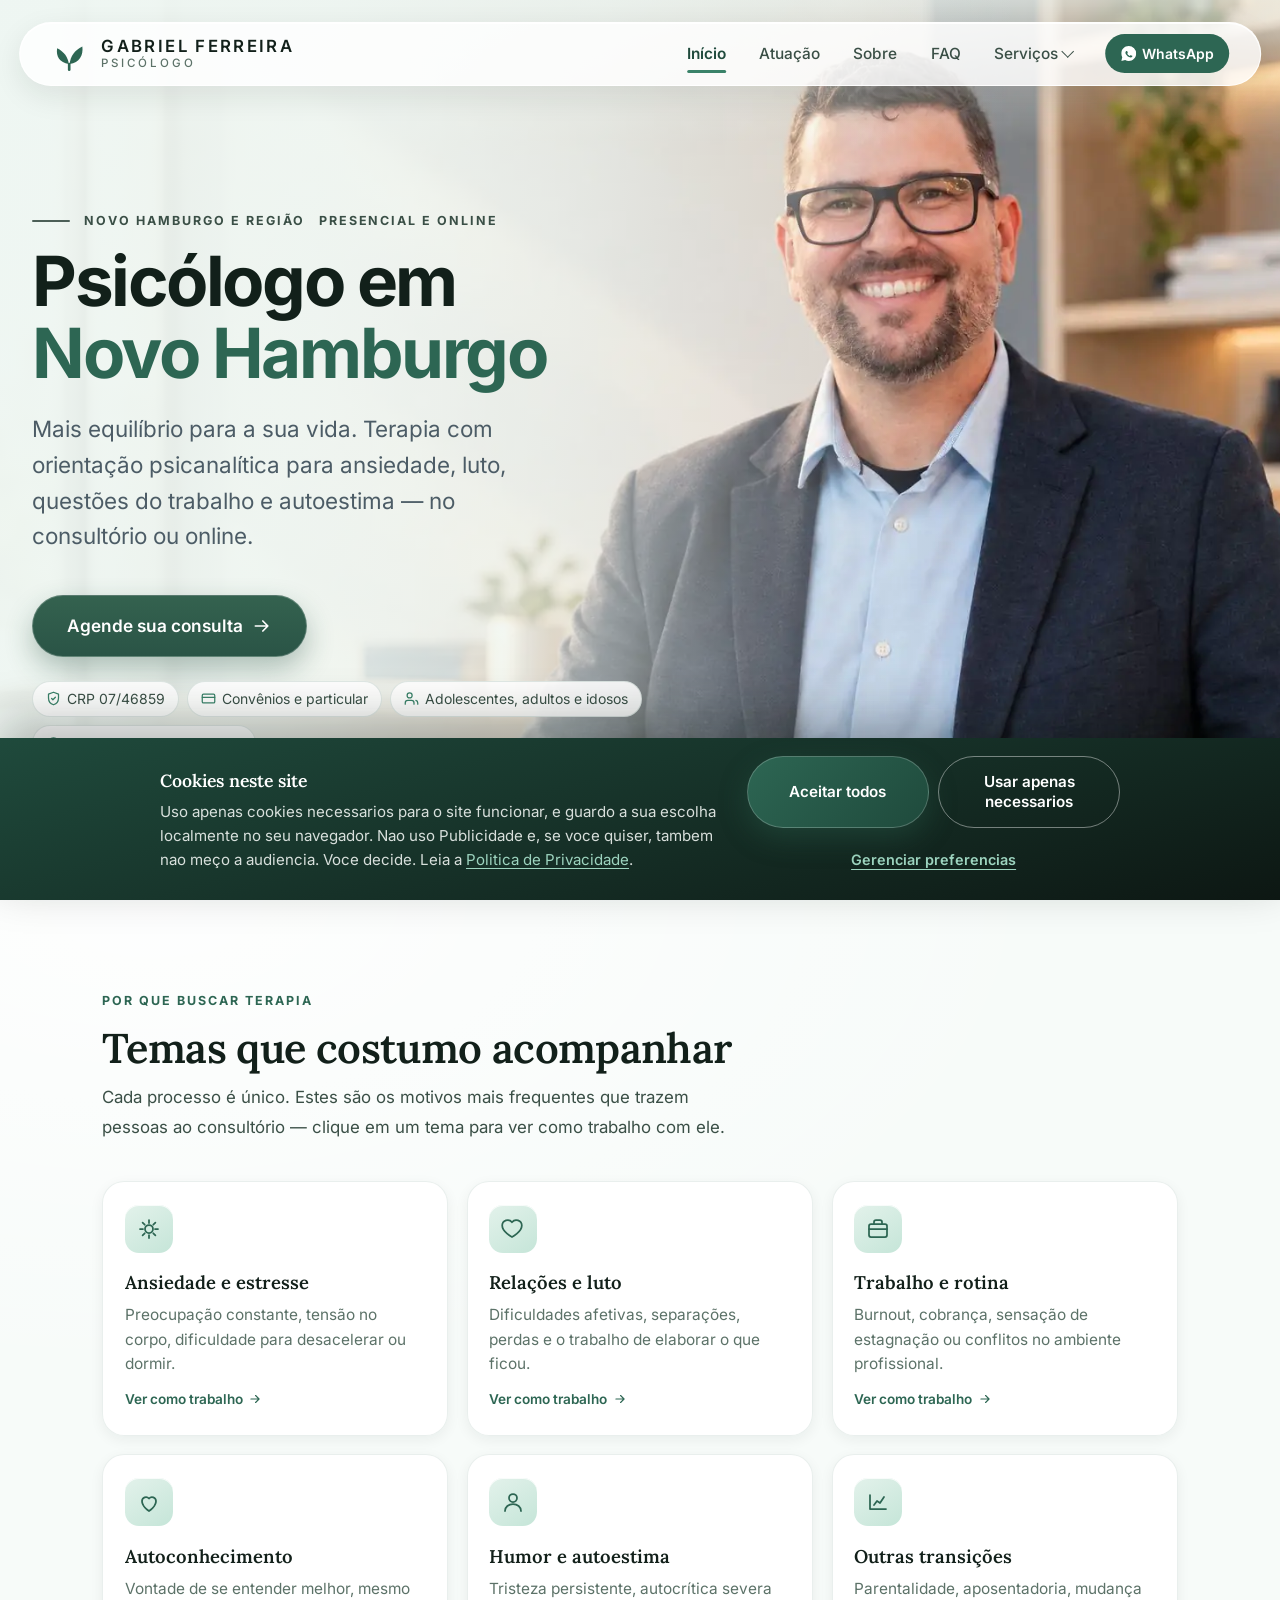
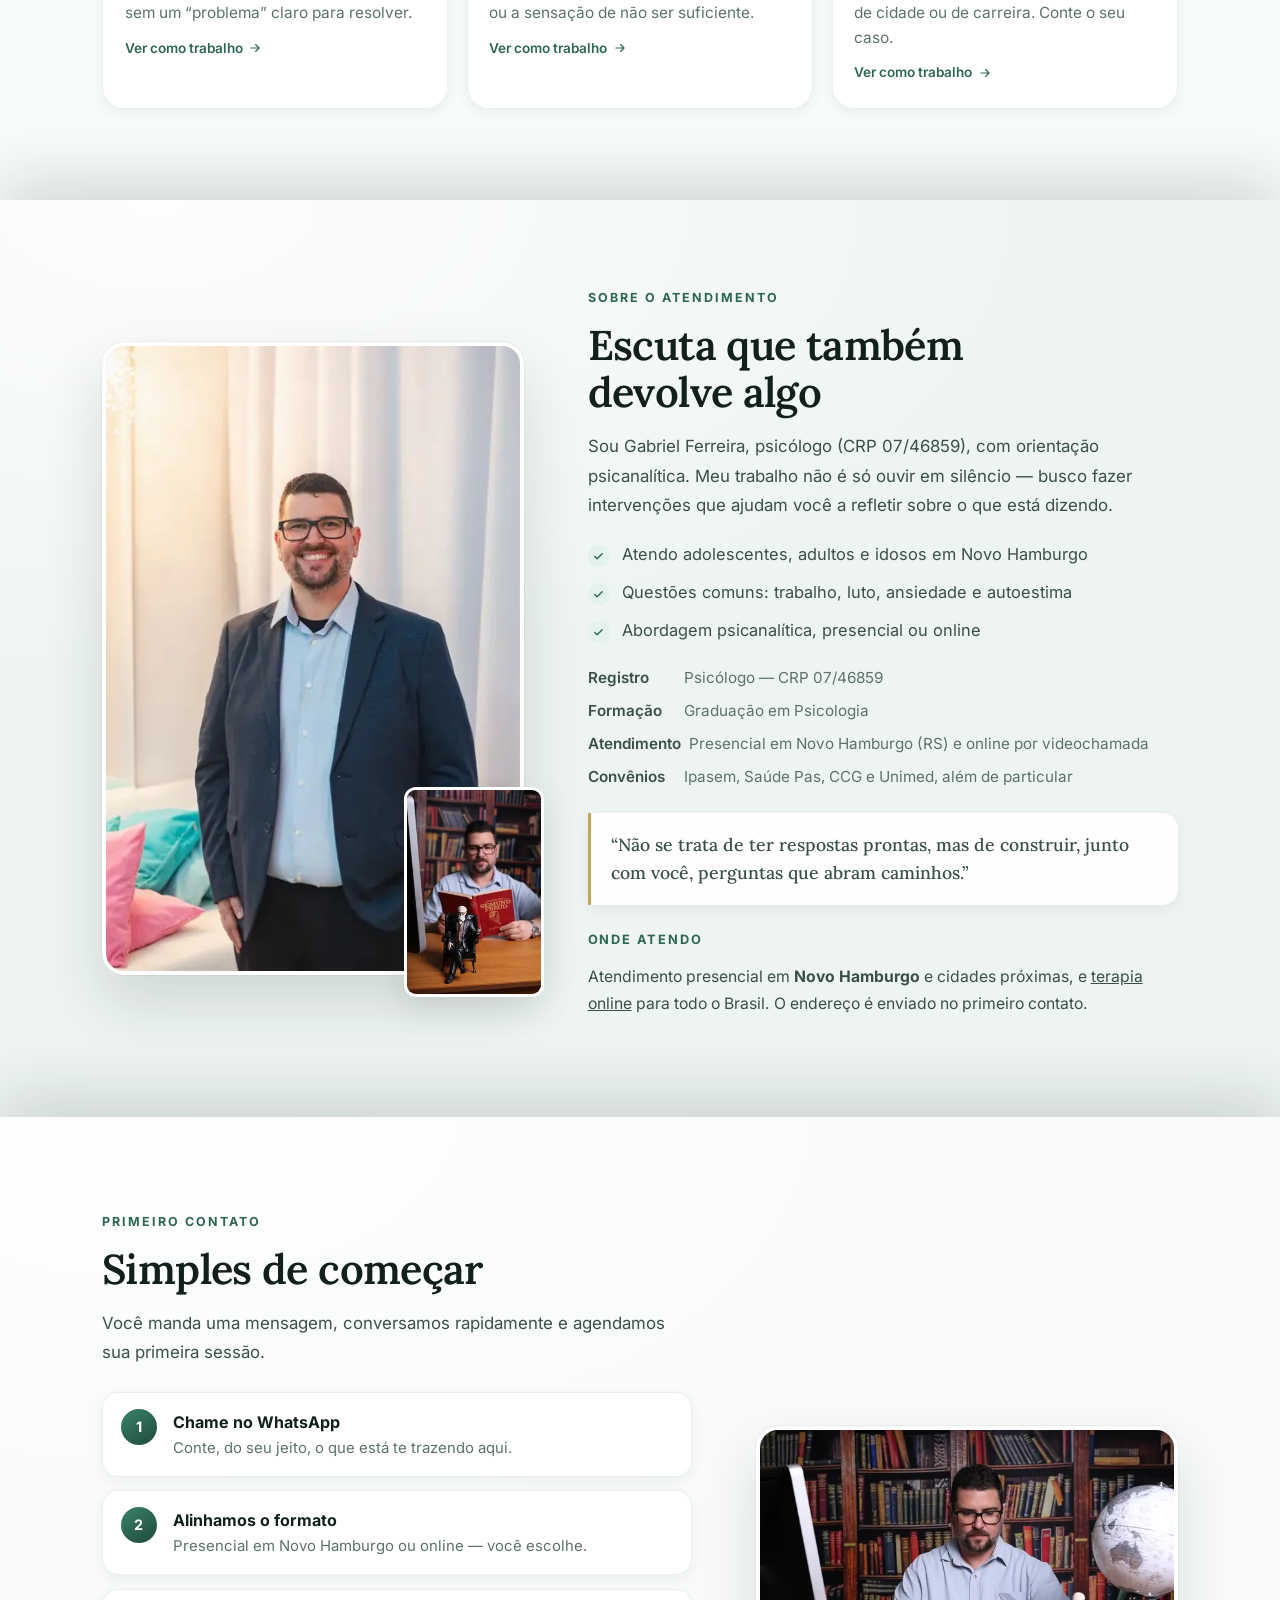
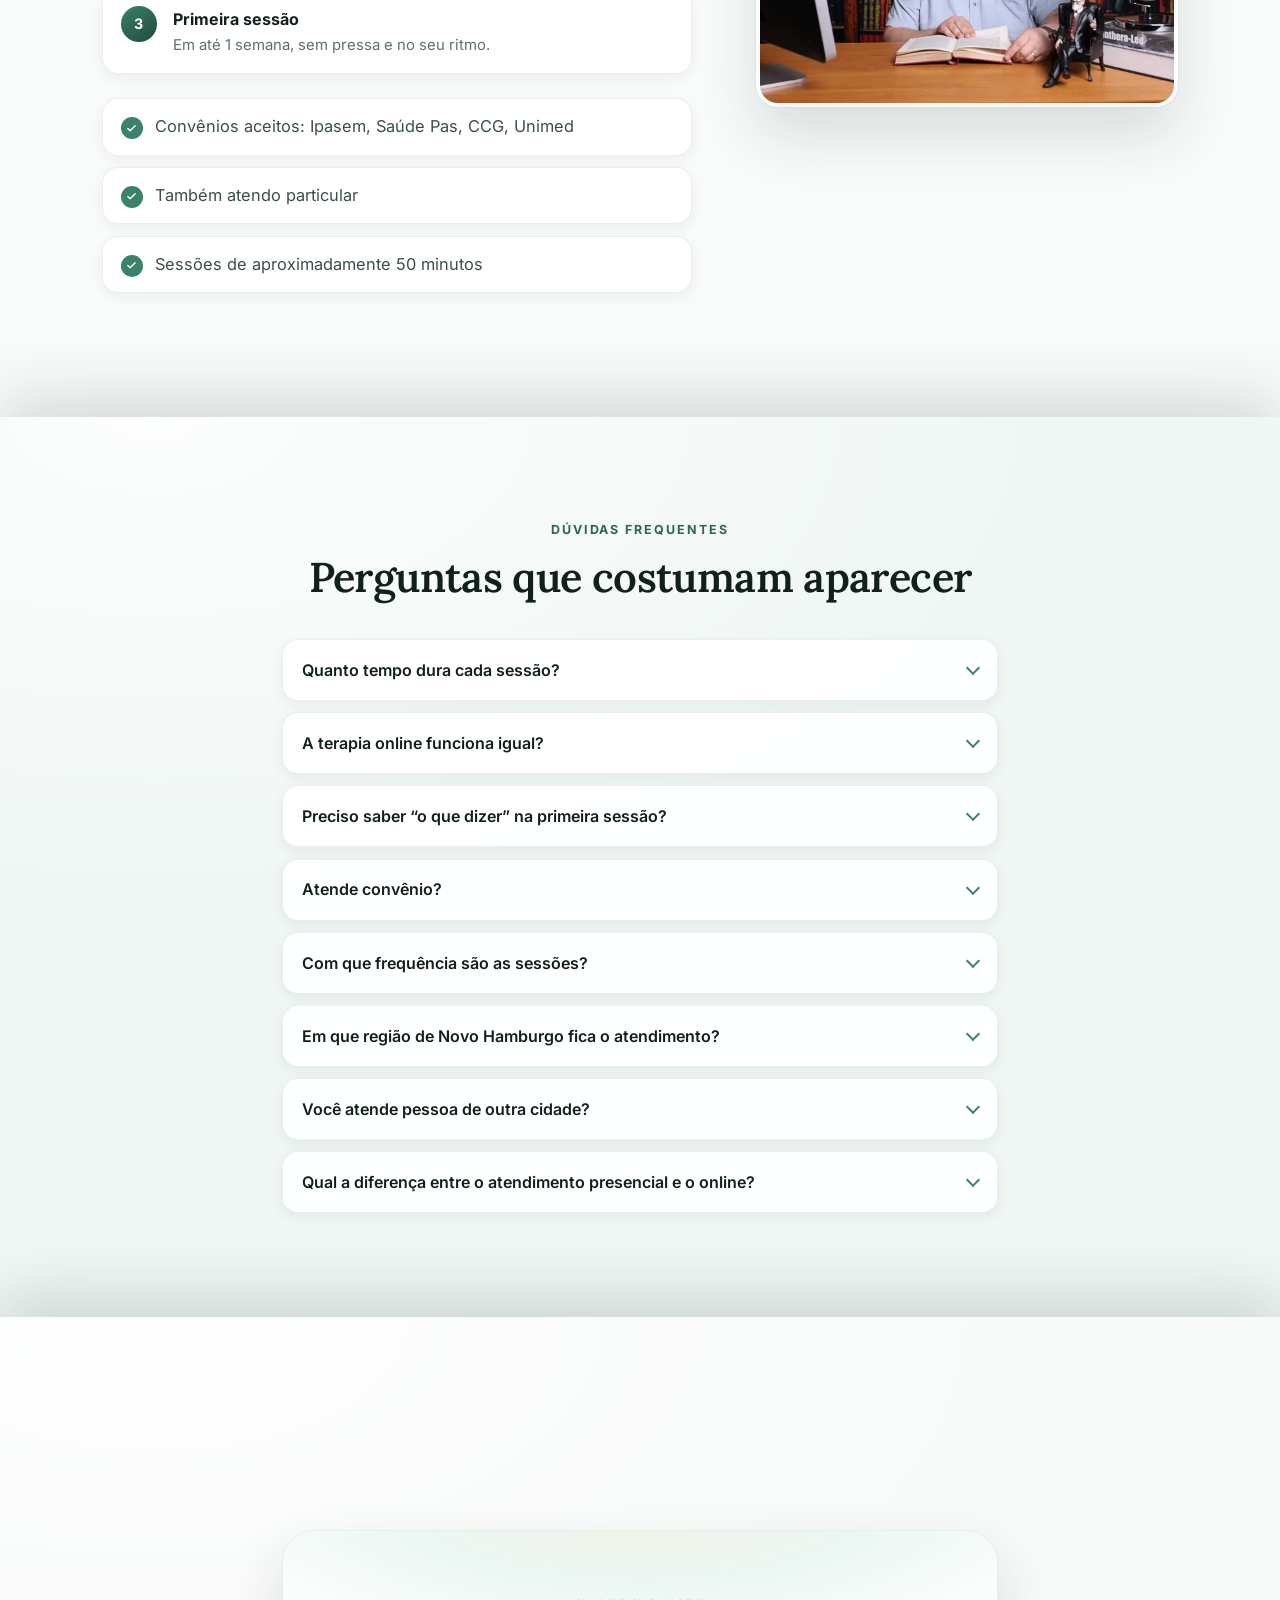
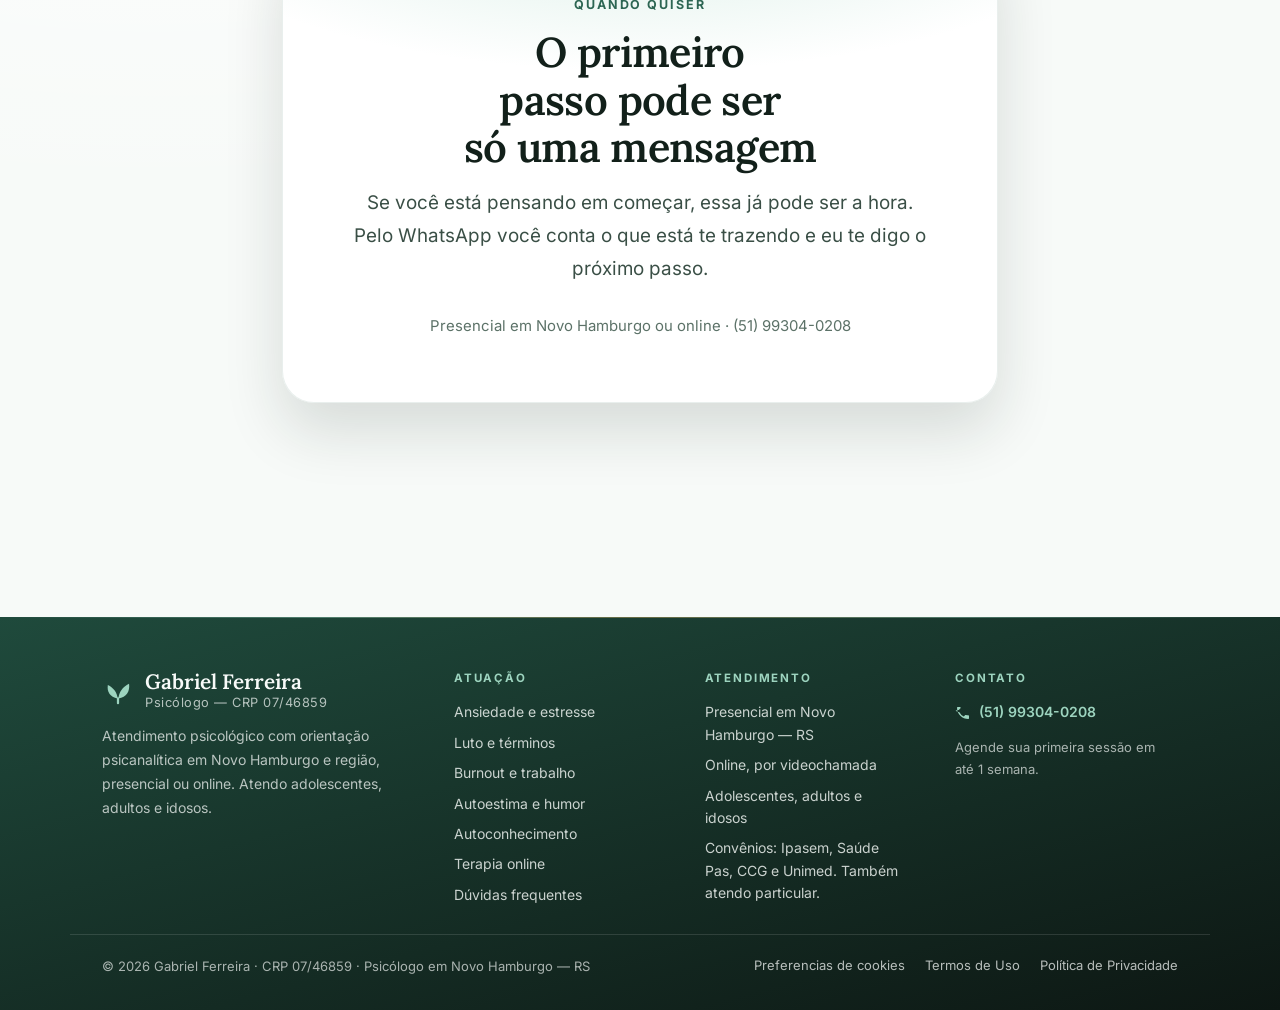
<file: index.html>
<!DOCTYPE html>
<html lang="pt-BR">
<head>
  <meta charset="UTF-8">
  <meta name="viewport" content="width=device-width, initial-scale=1.0">

  <title>Psicólogo em Novo Hamburgo | Gabriel Ferreira — CRP 07/46859</title>
  <meta name="description" content="Psicólogo em Novo Hamburgo, CRP 07/46859. Terapia com orientação psicanalítica para ansiedade, luto, burnout, autoestima e autoconhecimento. Online.">
  <meta name="theme-color" content="#eef6f2">
  <meta name="robots" content="index, follow, max-image-preview:large, max-snippet:-1">
  <link rel="canonical" href="https://seu-dominio.com.br/">

  <meta name="author" content="Gabriel Ferreira — Psicólogo, CRP 07/46859">
  <meta name="geo.region" content="RS-BR">
  <meta name="geo.placename" content="Novo Hamburgo">
  <meta name="geo.position" content="-29.6844;-51.1297">
  <meta name="ICBM" content="29.6844, -51.1297">

  <meta property="og:type" content="website">
  <meta property="og:locale" content="pt_BR">
  <meta property="og:site_name" content="Gabriel Ferreira — Psicólogo">
  <meta property="og:url" content="https://seu-dominio.com.br/">
  <meta property="og:title" content="Psicólogo em Novo Hamburgo — Gabriel Ferreira, CRP 07/46859">
  <meta property="og:description" content="Terapia com orientação psicanalítica em Novo Hamburgo, presencial ou online. Ansiedade, luto, burnout e autoestima. Convênios Ipasem, Saúde Pas, CCG e Unimed.">
  <meta property="og:image" content="https://seu-dominio.com.br/assets/img/og-imagem.jpg">
  <meta property="og:image:width" content="1200">
  <meta property="og:image:height" content="630">
  <meta property="og:image:alt" content="Gabriel Ferreira, psicólogo em Novo Hamburgo, CRP 07/46859.">

  <meta name="twitter:card" content="summary_large_image">
  <meta name="twitter:title" content="Psicólogo em Novo Hamburgo — Gabriel Ferreira, CRP 07/46859">
  <meta name="twitter:description" content="Terapia com orientação psicanalítica, presencial em Novo Hamburgo ou online. Ansiedade, luto, burnout e autoestima.">
  <meta name="twitter:image" content="https://seu-dominio.com.br/assets/img/og-imagem.jpg">

  <link rel="icon" href="favicon.ico" sizes="any">
  <link rel="icon" href="favicon.svg" type="image/svg+xml">
  <link rel="apple-touch-icon" href="apple-touch-icon.png">
  <link rel="manifest" href="site.webmanifest">

  <link rel="preload" href="assets/fonts/inter-var-latin.woff2" as="font" type="font/woff2" crossorigin>
  <link rel="preload" as="image" type="image/webp" fetchpriority="high"
        imagesrcset="assets/img/hero-480w.webp 480w, assets/img/hero-768w.webp 768w, assets/img/hero-1024w.webp 1024w, assets/img/hero-1536w.webp 1536w"
        imagesizes="100vw" href="assets/img/hero-768w.webp">

  <link rel="stylesheet" href="assets/css/styles.css?v=45">
  <script>document.documentElement.classList.add('js');</script>

  <script type="application/ld+json">
  {
    "@context": "https://schema.org",
    "@graph": [
      {
        "@type": "WebSite",
        "@id": "https://seu-dominio.com.br/#website",
        "url": "https://seu-dominio.com.br/",
        "name": "Gabriel Ferreira — Psicólogo em Novo Hamburgo",
        "inLanguage": "pt-BR"
      },
      {
        "@type": "Person",
        "@id": "https://seu-dominio.com.br/#psicologo",
        "name": "Gabriel Ferreira",
        "jobTitle": "Psicólogo",
        "identifier": { "@type": "PropertyValue", "name": "CRP", "value": "07/46859" },
        "description": "Psicólogo com orientação psicanalítica, CRP 07/46859. Atende adolescentes, adultos e idosos, presencialmente em Novo Hamburgo (RS) e online.",
        "knowsLanguage": "pt-BR",
        "url": "https://seu-dominio.com.br/",
        "worksFor": { "@id": "https://seu-dominio.com.br/#consultorio" }
      },
      {
        "@type": "Psychologist",
        "@id": "https://seu-dominio.com.br/#consultorio",
        "name": "Gabriel Ferreira — Psicólogo",
        "description": "Atendimento psicológico com orientação psicanalítica em Novo Hamburgo e região, presencialmente ou por videochamada. Convênios Ipasem, Saúde Pas, CCG e Unimed, além de atendimento particular.",
        "url": "https://seu-dominio.com.br/",
        "telephone": "+55-51-99304-0208",
        "image": "https://seu-dominio.com.br/assets/img/og-imagem.jpg",
        "currenciesAccepted": "BRL",
        "availableLanguage": "pt-BR",
        "address": {
          "@type": "PostalAddress",
          "addressLocality": "Novo Hamburgo",
          "addressRegion": "RS",
          "addressCountry": "BR"
        },
        "areaServed": [
          { "@type": "City", "name": "Novo Hamburgo" },
          { "@type": "City", "name": "São Leopoldo" },
          { "@type": "City", "name": "Sapiranga" },
          { "@type": "City", "name": "Dois Irmãos" },
          { "@type": "City", "name": "Ivoti" },
          { "@type": "City", "name": "Portão" },
          { "@type": "City", "name": "Campo Bom" },
          { "@type": "City", "name": "Sapucaia do Sul" },
          { "@type": "City", "name": "Canoas" }
        ],
        "employee": { "@id": "https://seu-dominio.com.br/#psicologo" },
        "hasOfferCatalog": {
          "@type": "OfferCatalog",
          "name": "Atendimentos psicológicos",
          "itemListElement": [
            {
              "@type": "Offer",
              "itemOffered": {
                "@type": "Service",
                "name": "Terapia para ansiedade e estresse",
                "serviceType": "Psicoterapia",
                "url": "https://seu-dominio.com.br/ansiedade-e-estresse.html"
              }
            },
            {
              "@type": "Offer",
              "itemOffered": {
                "@type": "Service",
                "name": "Terapia para luto e términos",
                "serviceType": "Psicoterapia",
                "url": "https://seu-dominio.com.br/luto-e-terminos.html"
              }
            },
            {
              "@type": "Offer",
              "itemOffered": {
                "@type": "Service",
                "name": "Terapia para burnout e questões do trabalho",
                "serviceType": "Psicoterapia",
                "url": "https://seu-dominio.com.br/burnout-e-trabalho.html"
              }
            },
            {
              "@type": "Offer",
              "itemOffered": {
                "@type": "Service",
                "name": "Terapia para autoestima, ansiedade social e humor",
                "serviceType": "Psicoterapia",
                "url": "https://seu-dominio.com.br/autoestima-e-humor.html"
              }
            },
            {
              "@type": "Offer",
              "itemOffered": {
                "@type": "Service",
                "name": "Terapia para autoconhecimento e questionamentos pessoais",
                "serviceType": "Psicoterapia",
                "url": "https://seu-dominio.com.br/autoconhecimento.html"
              }
            },
            {
              "@type": "Offer",
              "itemOffered": {
                "@type": "Service",
                "name": "Terapia online por videochamada",
                "serviceType": "Psicoterapia online",
                "url": "https://seu-dominio.com.br/terapia-online.html"
              }
            }
          ]
        }
      },
      {
        "@type": "FAQPage",
        "@id": "https://seu-dominio.com.br/#faq",
        "mainEntity": [
          {
            "@type": "Question",
            "name": "Quanto tempo dura cada sessão?",
            "acceptedAnswer": {
              "@type": "Answer",
              "text": "As sessões têm duração aproximada de 50 minutos, no horário previamente agendado."
            }
          },
          {
            "@type": "Question",
            "name": "A terapia online funciona igual?",
            "acceptedAnswer": {
              "@type": "Answer",
              "text": "Sim. Para muitas pessoas o formato online é tão eficaz quanto o presencial. O importante é ter privacidade e estabilidade de conexão durante a sessão."
            }
          },
          {
            "@type": "Question",
            "name": "Preciso saber o que dizer na primeira sessão?",
            "acceptedAnswer": {
              "@type": "Answer",
              "text": "Não. Você pode chegar apenas com a sensação de que algo precisa de atenção. O restante construímos juntos."
            }
          },
          {
            "@type": "Question",
            "name": "Atende convênio?",
            "acceptedAnswer": {
              "@type": "Answer",
              "text": "Sim: Ipasem, Saúde Pas, CCG e Unimed. Também há atendimento particular — consulte valores pelo WhatsApp."
            }
          },
          {
            "@type": "Question",
            "name": "Com que frequência são as sessões?",
            "acceptedAnswer": {
              "@type": "Answer",
              "text": "Em geral, semanais. A frequência pode ser ajustada conforme o seu momento e a evolução do processo."
            }
          }
        ]
      }
    ]
  }
  </script>
</head>
<body id="top" class="home">

  <div class="progress" aria-hidden="true"><span class="progress__bar" id="progressBar"></span></div>

  <header class="nav" id="nav">
    <div class="nav__bar">
      <a class="nav__brand" href="#inicio">
        <svg class="nav__leaf" viewBox="0 0 40 40" aria-hidden="true" focusable="false">
          <path fill="currentColor" d="M20.5 30.5c.6-7.8 5.4-14.7 13.3-18.4 1.3 9.3-3.1 17-13.3 18.4z"/>
          <path fill="currentColor" d="M19.5 30.5c-.6-7-5-13.2-12.2-16.6-1.4 8.4 2.6 15.2 12.2 16.6z"/>
          <path fill="none" stroke="currentColor" stroke-width="2.8" stroke-linecap="round" d="M20 36.5v-6"/>
        </svg>
        <span class="nav__id">
          <span class="nav__name">Gabriel Ferreira</span>
          <span class="nav__role">Psicólogo</span>
        </span>
      </a>
      <nav class="nav__links" aria-label="Navegação principal">
        <a class="nav__link is-active" href="#inicio">Início</a>
        <a class="nav__link" href="#temas">Atuação</a>
        <a class="nav__link" href="#sobre">Sobre</a>
        <a class="nav__link" href="#faq">FAQ</a>
        <div class="nav__item">
<button class="nav__link nav__link--btn" type="button" aria-expanded="false" aria-controls="svcDrop">
<span>Serviços</span>
<svg class="nav__caret" viewBox="0 0 9 9" fill="none" aria-hidden="true" focusable="false"></svg>
</button>
<div class="nav__drop" id="svcDrop">
<a href="ansiedade-e-estresse.html">Ansiedade e estresse</a>
<a href="luto-e-terminos.html">Luto e términos</a>
<a href="burnout-e-trabalho.html">Burnout e trabalho</a>
<a href="autoestima-e-humor.html">Autoestima e humor</a>
<a href="autoconhecimento.html">Autoconhecimento</a>
<a href="terapia-online.html">Terapia online</a>
</div>
</div>
<a class="nav__wa" href="https://wa.me/5551993040208" target="_blank" rel="noopener noreferrer">
          <svg viewBox="0 0 24 24" width="15" height="15" aria-hidden="true" focusable="false" fill="currentColor"><path d="M12.04 0C5.46 0 .1 5.36.1 11.94c0 2.1.55 4.14 1.6 5.95L.06 24l6.3-1.65a11.9 11.9 0 005.68 1.45h.01c6.55 0 11.9-5.36 11.9-11.94A11.82 11.82 0 0020.5 3.49 11.82 11.82 0 0012.04 0m5.8 16.9c-.25.7-1.43 1.34-1.97 1.39-.5.05-.98.24-3.3-.69-2.78-1.1-4.55-3.94-4.69-4.13-.14-.19-1.13-1.5-1.13-2.87 0-1.36.71-2.03.97-2.31.25-.27.55-.34.74-.34h.53c.17 0 .4-.07.63.48.24.57.8 1.97.87 2.11.07.14.12.31.02.5-.1.19-.15.31-.29.47l-.44.51c-.14.14-.29.29-.12.57.16.27.73 1.2 1.56 1.94 1.07.95 1.97 1.25 2.25 1.39.27.14.43.12.59-.07.16-.19.68-.79.86-1.06.17-.27.35-.22.59-.13.24.09 1.5.7 1.76.83.27.12.44.19.51.29.06.1.06.57-.19 1.27z"/></svg>
          <span>WhatsApp</span>
        </a>
      </nav>
<button class="burger" type="button" aria-expanded="false" aria-controls="mmenu" aria-label="Abrir menu">
<span class="burger__box" aria-hidden="true"><span class="burger__line"></span><span class="burger__line"></span><span class="burger__line"></span></span>
</button>

</div>
  </header>
<div class="mmenu" id="mmenu" hidden>
<nav class="mmenu__nav" aria-label="Menu">
<a class="mmenu__link" href="#inicio">Início</a>
<a class="mmenu__link" href="#temas">Atuação</a>
<a class="mmenu__link" href="#sobre">Sobre</a>
<a class="mmenu__link" href="#faq">Dúvidas frequentes</a>
<p class="mmenu__label">Serviços</p>
<ul class="mmenu__services">
<li><a href="ansiedade-e-estresse.html">Ansiedade e estresse</a></li>
<li><a href="luto-e-terminos.html">Luto e términos</a></li>
<li><a href="burnout-e-trabalho.html">Burnout e trabalho</a></li>
<li><a href="autoestima-e-humor.html">Autoestima e humor</a></li>
<li><a href="autoconhecimento.html">Autoconhecimento</a></li>
<li><a href="terapia-online.html">Terapia online</a></li>
</ul>
<a class="mmenu__cta" href="https://wa.me/5551993040208" target="_blank" rel="noopener noreferrer"><svg viewBox="0 0 24 24" width="16" height="16" fill="none" stroke="currentColor" stroke-width="2" stroke-linecap="round" stroke-linejoin="round" aria-hidden="true" focusable="false"><path d="M22 16.9v3a2 2 0 0 1-2.2 2 19.8 19.8 0 0 1-8.6-3.1 19.5 19.5 0 0 1-6-6A19.8 19.8 0 0 1 2 4.2 2 2 0 0 1 4 2h3a2 2 0 0 1 2 1.7c.1 1 .4 1.9.7 2.8a2 2 0 0 1-.5 2.1L8.1 9.9a16 16 0 0 0 6 6l1.3-1.1a2 2 0 0 1 2.1-.5c.9.3 1.8.6 2.8.7A2 2 0 0 1 22 16.9z"/></svg><span>Agendar pelo WhatsApp</span></a>
</nav>
</div>


<main>

    <!-- HERO -->
    <section class="hero stack-panel" id="inicio" data-stack aria-labelledby="hero-title">
      <div class="hero__media">
        <picture>
          <source type="image/webp" srcset="assets/img/hero-480w.webp 480w, assets/img/hero-768w.webp 768w, assets/img/hero-1024w.webp 1024w, assets/img/hero-1536w.webp 1536w" sizes="100vw">
          <img class="hero__img" src="assets/img/hero-768w.jpg" srcset="assets/img/hero-480w.jpg 480w, assets/img/hero-768w.jpg 768w, assets/img/hero-1024w.jpg 1024w, assets/img/hero-1536w.jpg 1536w" sizes="100vw" width="1536" height="1024" alt="Gabriel Ferreira, psicólogo, no espaço de atendimento em Novo Hamburgo" fetchpriority="high" decoding="sync">
        </picture>
        <div class="hero__scrim" aria-hidden="true"></div>
      </div>
      <div class="hero__layout">
        <div class="hero__copy">
          <p class="eyebrow eyebrow--rule hero-line" style="--d:.08s">Novo Hamburgo e região <span class="eyebrow__alt">Presencial e online</span></p>
          <h1 class="hero__title" id="hero-title">
            <span class="hero-line" style="--d:.22s">Psicólogo em</span>
            <span class="hero-line" style="--d:.36s"><em>Novo Hamburgo</em></span>
          </h1>
          <p class="hero__sub hero-line" style="--d:.55s">Mais equilíbrio para a sua vida. Terapia com orientação psicanalítica para ansiedade, luto, questões do trabalho e autoestima — no consultório ou online.</p>
          <div class="hero__cta hero-line" style="--d:.75s">
            <a class="btn" href="https://wa.me/5551993040208" target="_blank" rel="noopener noreferrer">
              <span class="btn__label">Agende sua consulta</span>
              <svg class="btn__arrow" viewBox="0 0 24 24" width="20" height="20" aria-hidden="true" focusable="false" fill="none" stroke="currentColor" stroke-width="2" stroke-linecap="round" stroke-linejoin="round"><path d="M4 12h15M13 6l6 6-6 6"/></svg>
            </a>
          </div>
          <ul class="hero__facts hero-line" style="--d:.95s">
            <li>
              <svg viewBox="0 0 24 24" fill="none" stroke="currentColor" stroke-width="2" stroke-linecap="round" stroke-linejoin="round" aria-hidden="true" focusable="false"><path d="M12 2 4 5v6c0 5 3.4 9.4 8 11 4.6-1.6 8-6 8-11V5z"/><path d="m9 12 2 2 4-4"/></svg>
              <span>CRP 07/46859</span>
            </li>
            <li>
              <svg viewBox="0 0 24 24" fill="none" stroke="currentColor" stroke-width="2" stroke-linecap="round" stroke-linejoin="round" aria-hidden="true" focusable="false"><rect x="2" y="5" width="20" height="14" rx="2"/><path d="M2 10h20"/></svg>
              <span>Convênios e particular</span>
            </li>
            <li>
              <svg viewBox="0 0 24 24" fill="none" stroke="currentColor" stroke-width="2" stroke-linecap="round" stroke-linejoin="round" aria-hidden="true" focusable="false"><path d="M16 21v-2a4 4 0 0 0-4-4H6a4 4 0 0 0-4 4v2"/><circle cx="9" cy="7" r="4"/><path d="M22 21v-2a4 4 0 0 0-3-3.9"/></svg>
              <span>Adolescentes, adultos e idosos</span>
            </li>
            <li>
              <svg viewBox="0 0 24 24" fill="none" stroke="currentColor" stroke-width="2" stroke-linecap="round" stroke-linejoin="round" aria-hidden="true" focusable="false"><circle cx="12" cy="12" r="9"/><path d="M12 7v5l3 2"/></svg>
              <span>1ª sessão em até 1 semana</span>
            </li>
          </ul>
        </div>
      </div>
    </section>

    <!-- ATUAÇÃO -->
    <section class="section stack-panel section--themes" id="temas" data-stack aria-labelledby="themes-title">
      <div class="container stack-inner">
        <div class="section__head">
          <p class="eyebrow reveal">Por que buscar terapia</p>
          <h2 id="themes-title" class="split">Temas que costumo acompanhar</h2>
          <p class="text section__lead reveal" style="--rd:.12s">Cada processo é único. Estes são os motivos mais frequentes que trazem pessoas ao consultório — clique em um tema para ver como trabalho com ele.</p>
        </div>
        <div class="themes__grid">

          <a class="theme-card" href="ansiedade-e-estresse.html">
            <span class="theme-card__icon" aria-hidden="true">
              <svg viewBox="0 0 24 24" fill="none" stroke="currentColor" stroke-width="1.75" stroke-linecap="round" stroke-linejoin="round"><path d="M12 3v3M12 18v3M3 12h3M18 12h3M5.6 5.6l2.1 2.1M16.3 16.3l2.1 2.1M18.4 5.6l-2.1 2.1M7.7 16.3l-2.1 2.1"/><circle cx="12" cy="12" r="4"/></svg>
            </span>
            <h3>Ansiedade e estresse</h3>
            <p>Preocupação constante, tensão no corpo, dificuldade para desacelerar ou dormir.</p>
            <span class="theme-card__more">Ver como trabalho
              <svg viewBox="0 0 24 24" fill="none" stroke="currentColor" stroke-width="2" stroke-linecap="round" stroke-linejoin="round" aria-hidden="true" focusable="false"><path d="M5 12h13M13 6l6 6-6 6"/></svg>
            </span>
          </a>

          <a class="theme-card" href="luto-e-terminos.html">
            <span class="theme-card__icon" aria-hidden="true">
              <svg viewBox="0 0 24 24" fill="none" stroke="currentColor" stroke-width="1.75" stroke-linecap="round" stroke-linejoin="round"><path d="M20.8 8.6a5.5 5.5 0 0 0-9.8-3.4 5.5 5.5 0 0 0-9.8 3.4c0 6.4 9.8 11.4 9.8 11.4s9.8-5 9.8-11.4z"/></svg>
            </span>
            <h3>Relações e luto</h3>
            <p>Dificuldades afetivas, separações, perdas e o trabalho de elaborar o que ficou.</p>
            <span class="theme-card__more">Ver como trabalho
              <svg viewBox="0 0 24 24" fill="none" stroke="currentColor" stroke-width="2" stroke-linecap="round" stroke-linejoin="round" aria-hidden="true" focusable="false"><path d="M5 12h13M13 6l6 6-6 6"/></svg>
            </span>
          </a>

          <a class="theme-card" href="burnout-e-trabalho.html">
            <span class="theme-card__icon" aria-hidden="true">
              <svg viewBox="0 0 24 24" fill="none" stroke="currentColor" stroke-width="1.75" stroke-linecap="round" stroke-linejoin="round"><rect x="3" y="7" width="18" height="13" rx="2"/><path d="M8 7V5a2 2 0 0 1 2-2h4a2 2 0 0 1 2 2v2M3 12h18"/></svg>
            </span>
            <h3>Trabalho e rotina</h3>
            <p>Burnout, cobrança, sensação de estagnação ou conflitos no ambiente profissional.</p>
            <span class="theme-card__more">Ver como trabalho
              <svg viewBox="0 0 24 24" fill="none" stroke="currentColor" stroke-width="2" stroke-linecap="round" stroke-linejoin="round" aria-hidden="true" focusable="false"><path d="M5 12h13M13 6l6 6-6 6"/></svg>
            </span>
          </a>

          <a class="theme-card" href="autoconhecimento.html">
            <span class="theme-card__icon" aria-hidden="true">
              <svg viewBox="0 0 24 24" fill="none" stroke="currentColor" stroke-width="1.75" stroke-linecap="round" stroke-linejoin="round"><path d="M12 21s-7-4.5-7-10a4 4 0 0 1 7-2.5A4 4 0 0 1 19 11c0 5.5-7 10-7 10z"/></svg>
            </span>
            <h3>Autoconhecimento</h3>
            <p>Vontade de se entender melhor, mesmo sem um “problema” claro para resolver.</p>
            <span class="theme-card__more">Ver como trabalho
              <svg viewBox="0 0 24 24" fill="none" stroke="currentColor" stroke-width="2" stroke-linecap="round" stroke-linejoin="round" aria-hidden="true" focusable="false"><path d="M5 12h13M13 6l6 6-6 6"/></svg>
            </span>
          </a>

          <a class="theme-card" href="autoestima-e-humor.html">
            <span class="theme-card__icon" aria-hidden="true">
              <svg viewBox="0 0 24 24" fill="none" stroke="currentColor" stroke-width="1.75" stroke-linecap="round" stroke-linejoin="round"><circle cx="12" cy="8" r="4"/><path d="M4 21c0-4 3.6-7 8-7s8 3 8 7"/></svg>
            </span>
            <h3>Humor e autoestima</h3>
            <p>Tristeza persistente, autocrítica severa ou a sensação de não ser suficiente.</p>
            <span class="theme-card__more">Ver como trabalho
              <svg viewBox="0 0 24 24" fill="none" stroke="currentColor" stroke-width="2" stroke-linecap="round" stroke-linejoin="round" aria-hidden="true" focusable="false"><path d="M5 12h13M13 6l6 6-6 6"/></svg>
            </span>
          </a>

          <a class="theme-card" href="autoconhecimento.html">
            <span class="theme-card__icon" aria-hidden="true">
              <svg viewBox="0 0 24 24" fill="none" stroke="currentColor" stroke-width="1.75" stroke-linecap="round" stroke-linejoin="round"><path d="M4 19V5M4 19h16M8 15l3-4 3 2 4-6"/></svg>
            </span>
            <h3>Outras transições</h3>
            <p>Parentalidade, aposentadoria, mudança de cidade ou de carreira. Conte o seu caso.</p>
            <span class="theme-card__more">Ver como trabalho
              <svg viewBox="0 0 24 24" fill="none" stroke="currentColor" stroke-width="2" stroke-linecap="round" stroke-linejoin="round" aria-hidden="true" focusable="false"><path d="M5 12h13M13 6l6 6-6 6"/></svg>
            </span>
          </a>

        </div>
      </div>
    </section>

    <!-- SOBRE -->
    <section class="section stack-panel section--about" id="sobre" data-stack aria-labelledby="about-title">
      <div class="container stack-inner">
        <div class="about__grid">
          <div class="about__media reveal">
            <div class="about__photo-wrap">
              <picture>
                <source type="image/webp" srcset="assets/img/gabriel-01-300w.webp 300w, assets/img/gabriel-01-480w.webp 480w, assets/img/gabriel-01-900w.webp 900w" sizes="(min-width: 900px) 450px, 380px">
                <img class="about__photo" src="assets/img/gabriel-01-480w.jpg" srcset="assets/img/gabriel-01-300w.jpg 300w, assets/img/gabriel-01-480w.jpg 480w, assets/img/gabriel-01-900w.jpg 900w" sizes="(min-width: 900px) 450px, 380px" width="900" height="1350" alt="Gabriel Ferreira, psicólogo, CRP 07/46859" loading="lazy" decoding="async">
              </picture>
              <picture>
                <source type="image/webp" srcset="assets/img/freud-240w.webp 240w, assets/img/freud-600w.webp 600w" sizes="140px">
                <img class="about__accent" src="assets/img/freud-600w.jpg" srcset="assets/img/freud-240w.jpg 240w, assets/img/freud-600w.jpg 600w" sizes="140px" width="600" height="900" alt="" loading="lazy" decoding="async">
              </picture>
            </div>
          </div>
          <div class="about__content">
            <p class="eyebrow reveal">Sobre o atendimento</p>
            <h2 id="about-title" class="split">Escuta que também <br class="br-desk">devolve algo</h2>
            <p class="text reveal" style="--rd:.1s">Sou Gabriel Ferreira, psicólogo (CRP 07/46859), com orientação psicanalítica. Meu trabalho não é só ouvir em silêncio — busco fazer intervenções que ajudam você a refletir sobre o que está dizendo.</p>
            <ul class="bullets stagger">
              <li>Atendo adolescentes, adultos e idosos em Novo Hamburgo</li>
              <li>Questões comuns: trabalho, luto, ansiedade e autoestima</li>
              <li>Abordagem psicanalítica, presencial ou online</li>
            </ul>
            <div class="about__credenciais reveal" style="--rd:.16s">
              <div><strong>Registro</strong><span>Psicólogo — CRP 07/46859</span></div>
              <div><strong>Formação</strong><span>Graduação em Psicologia</span></div>
              <div><strong>Atendimento</strong><span>Presencial em Novo Hamburgo (RS) e online por videochamada</span></div>
              <div><strong>Convênios</strong><span>Ipasem, Saúde Pas, CCG e Unimed, além de particular</span></div>
            </div>
            <blockquote class="about__quote reveal">
              <p>Não se trata de ter respostas prontas, mas de construir, junto com você, perguntas que abram caminhos.</p>
            </blockquote>

            <div class="onde reveal" style="--rd:.2s">
              <p class="onde__title">Onde atendo</p>
              <p class="text" style="font-size:.98rem; margin-bottom:.7rem">Atendimento presencial em <strong>Novo Hamburgo</strong> e cidades próximas, e <a href="terapia-online.html">terapia online</a> para todo o Brasil. O endereço é enviado no primeiro contato.</p>
            </div>
          </div>
        </div>
      </div>
    </section>

    <!-- COMO FUNCIONA -->
    <section class="section stack-panel section--how" id="como-funciona" data-stack aria-labelledby="how-title">
      <div class="container stack-inner">
        <div class="how__grid">
          <div class="how__content">
            <p class="eyebrow reveal">Primeiro contato</p>
            <h2 id="how-title" class="split">Simples de começar</h2>
            <p class="text reveal" style="--rd:.1s">Você manda uma mensagem, conversamos rapidamente e agendamos sua primeira sessão.</p>
            <ol class="steps stagger">
              <li class="steps__item">
                <span class="steps__num">1</span>
                <div>
                  <strong>Chame no WhatsApp</strong>
                  <p>Conte, do seu jeito, o que está te trazendo aqui.</p>
                </div>
              </li>
              <li class="steps__item">
                <span class="steps__num">2</span>
                <div>
                  <strong>Alinhamos o formato</strong>
                  <p>Presencial em Novo Hamburgo ou online — você escolhe.</p>
                </div>
              </li>
              <li class="steps__item">
                <span class="steps__num">3</span>
                <div>
                  <strong>Primeira sessão</strong>
                  <p>Em até 1 semana, sem pressa e no seu ritmo.</p>
                </div>
              </li>
            </ol>
            <ul class="bullets bullets--cards stagger">
              <li>Convênios aceitos: Ipasem, Saúde Pas, CCG, Unimed</li>
              <li>Também atendo particular</li>
              <li>Sessões de aproximadamente 50 minutos</li>
            </ul>
          </div>
          <div class="how__media reveal" style="--rd:.12s">
            <picture>
              <source type="image/webp" srcset="assets/img/gabriel-02-400w.webp 400w, assets/img/gabriel-02-640w.webp 640w, assets/img/gabriel-02-1200w.webp 1200w" sizes="(min-width: 900px) 450px, 92vw">
              <img class="how__photo" src="assets/img/gabriel-02-640w.jpg" srcset="assets/img/gabriel-02-400w.jpg 400w, assets/img/gabriel-02-640w.jpg 640w, assets/img/gabriel-02-1200w.jpg 1200w" sizes="(min-width: 900px) 450px, 92vw" width="1200" height="800" alt="Espaço de atendimento do psicólogo Gabriel Ferreira em Novo Hamburgo" loading="lazy" decoding="async">
            </picture>
          </div>
        </div>
      </div>
    </section>

    <!-- FAQ -->
    <section class="section stack-panel section--faq" id="faq" data-stack aria-labelledby="faq-title">
      <div class="container container--narrow stack-inner">
        <div class="section__head section__head--center">
          <p class="eyebrow reveal">Dúvidas frequentes</p>
          <h2 id="faq-title" class="split">Perguntas que costumam aparecer</h2>
        </div>
        <div class="faq">
          <details class="faq__item reveal">
            <summary>Quanto tempo dura cada sessão?</summary>
            <p>As sessões têm duração aproximada de 50 minutos, no horário previamente agendado.</p>
          </details>
          <details class="faq__item reveal" style="--rd:.1s">
            <summary>A terapia online funciona igual?</summary>
            <p>Sim. Para muitas pessoas o formato online é tão eficaz quanto o presencial. O importante é ter privacidade e estabilidade de conexão durante a sessão.</p>
          </details>
          <details class="faq__item reveal" style="--rd:.2s">
            <summary>Preciso saber “o que dizer” na primeira sessão?</summary>
            <p>Não. Você pode chegar apenas com a sensação de que algo precisa de atenção. O restante construímos juntos.</p>
          </details>
          <details class="faq__item reveal" style="--rd:.3s">
            <summary>Atende convênio?</summary>
            <p>Sim: Ipasem, Saúde Pas, CCG e Unimed. Também há atendimento particular — consulte valores pelo WhatsApp.</p>
          </details>
          <details class="faq__item reveal" style="--rd:.4s">
            <summary>Com que frequência são as sessões?</summary>
            <p>Em geral, semanais. A frequência pode ser ajustada conforme o seu momento e a evolução do processo.</p>
          </details>
          <details class="faq__item reveal" style="--rd:.5s">
            <summary>Em que região de Novo Hamburgo fica o atendimento?</summary>
            <p>Atendo presencialmente em Novo Hamburgo. O endereço é enviado após o primeiro contato, no WhatsApp.</p>
          </details>
          <details class="faq__item reveal" style="--rd:.6s">
            <summary>Você atende pessoa de outra cidade?</summary>
            <p>O atendimento presencial é em Novo Hamburgo e cidades próximas. Para qualquer outra cidade do Brasil — ou do exterior — o atendimento é feito online, por videochamada.</p>
          </details>
          <details class="faq__item reveal" style="--rd:.7s">
            <summary>Qual a diferença entre o atendimento presencial e o online?</summary>
            <p>Os dois seguem a mesma condução e o mesmo acolhimento. No presencial, os encontros acontecem em Novo Hamburgo. No online, você é atendido de qualquer lugar do Brasil ou do exterior, por videochamada, sem deslocamento.</p>
          </details>
        </div>
      </div>
    </section>

    <!-- FECHAMENTO -->
    <section class="section stack-panel section--closing" id="fechamento" data-stack aria-labelledby="closing-title">
      <div class="container container--narrow stack-inner">
        <div class="closing__card reveal">
          <p class="eyebrow">Quando quiser</p>
          <h2 id="closing-title" class="split">O primeiro passo pode ser <br class="br-desk">só uma mensagem</h2>
          <p class="text text--lead">Se você está pensando em começar, essa já pode ser a hora. Pelo WhatsApp você conta o que está te trazendo e eu te digo o próximo passo.</p>
          <p class="closing__micro">Presencial em Novo Hamburgo ou online · (51) 99304-0208</p>
        </div>
      </div>
    </section>
  </main>

  <footer class="footer">
    <div class="container footer__inner">
      <div class="footer__brand">
        <a class="footer__id" href="#inicio">
          <svg class="footer__leaf" viewBox="0 0 40 40" aria-hidden="true" focusable="false">
            <path fill="currentColor" d="M20.5 30.5c.6-7.8 5.4-14.7 13.3-18.4 1.3 9.3-3.1 17-13.3 18.4z"/>
            <path fill="currentColor" d="M19.5 30.5c-.6-7-5-13.2-12.2-16.6-1.4 8.4 2.6 15.2 12.2 16.6z"/>
            <path fill="none" stroke="currentColor" stroke-width="2.8" stroke-linecap="round" d="M20 36.5v-6"/>
          </svg>
          <span class="footer__names">
            <span class="footer__name">Gabriel Ferreira</span>
            <span class="footer__role">Psicólogo — CRP 07/46859</span>
          </span>
        </a>
        <p class="footer__tagline">Atendimento psicológico com orientação psicanalítica em Novo Hamburgo e região, presencial ou online. Atendo adolescentes, adultos e idosos.</p>
      </div>

      <nav class="footer__col" aria-label="Áreas de atuação">
        <h2 class="footer__title">Atuação</h2>
        <ul class="footer__list">
          <li><a href="ansiedade-e-estresse.html">Ansiedade e estresse</a></li>
          <li><a href="luto-e-terminos.html">Luto e términos</a></li>
          <li><a href="burnout-e-trabalho.html">Burnout e trabalho</a></li>
          <li><a href="autoestima-e-humor.html">Autoestima e humor</a></li>
          <li><a href="autoconhecimento.html">Autoconhecimento</a></li>
          <li><a href="terapia-online.html">Terapia online</a></li>
          <li><a href="index.html#faq">Dúvidas frequentes</a></li>
        </ul>
      </nav>
<div class="footer__col">
        <h2 class="footer__title">Atendimento</h2>
        <ul class="footer__list">
          <li>Presencial em Novo Hamburgo — RS</li>
          <li>Online, por videochamada</li>
          <li>Adolescentes, adultos e idosos</li>
          <li>Convênios: Ipasem, Saúde Pas, CCG e Unimed. Também atendo particular.</li>
        </ul>
      </div>

      <div class="footer__col">
        <h2 class="footer__title">Contato</h2>
        <ul class="footer__list">
          <li>
            <a class="footer__contact" href="tel:+5551993040208">
              <svg viewBox="0 0 24 24" width="16" height="16" aria-hidden="true" focusable="false" fill="currentColor"><path d="M6.62 10.79a15.053 15.053 0 006.59 6.59l2.2-2.2a.996.996 0 011.02-.24c1.12.37 2.33.57 3.57.57a1 1 0 011 1V20a1 1 0 01-1 1A17 17 0 013 4a1 1 0 011-1h3.5a1 1 0 011 1c0 .33-.09.65-.24.94l-2.2 2.2a.996.996 0 01-1.02.24c-.92.3-1.9.47-2.92.47a1 1 0 00-1 1z"/></svg>
              <span>(51) 99304-0208</span>
            </a>
          </li>
          <li class="footer__note">Agende sua primeira sessão em até 1 semana.</li>
        </ul>
      </div>
    </div>

    <div class="container footer__base">
      <p class="footer__copy">© 2026 Gabriel Ferreira · CRP 07/46859 · Psicólogo em Novo Hamburgo — RS</p>
      <nav class="footer__legal" aria-label="Links legais">
        <a href="politica-de-privacidade.html#cookies" data-cookie-prefs>Preferencias de cookies</a>
        <a href="termos-de-uso.html">Termos de Uso</a>
        <a href="politica-de-privacidade.html">Política de Privacidade</a>
      </nav>
</div>
  </footer>

  <a class="btn btn--sticky" href="https://wa.me/5551993040208" target="_blank" rel="noopener noreferrer" aria-label="Agendar consulta pelo WhatsApp">
  <svg class="btn__icon" viewBox="0 0 24 24" width="24" height="24" aria-hidden="true" focusable="false" fill="currentColor"><path d="M12.04 0C5.46 0 .1 5.36.1 11.94c0 2.1.55 4.14 1.6 5.95L.06 24l6.3-1.65a11.9 11.9 0 005.68 1.45h.01c6.55 0 11.9-5.36 11.9-11.94A11.82 11.82 0 0020.5 3.49 11.82 11.82 0 0012.04 0m5.8 16.9c-.25.7-1.43 1.34-1.97 1.39-.5.05-.98.24-3.3-.69-2.78-1.1-4.55-3.94-4.69-4.13-.14-.19-1.13-1.5-1.13-2.87 0-1.36.71-2.03.97-2.31.25-.27.55-.34.74-.34h.53c.17 0 .4-.07.63.48.24.57.8 1.97.87 2.11.07.14.12.31.02.5-.1.19-.15.31-.29.47l-.44.51c-.14.14-.29.29-.12.57.16.27.73 1.2 1.56 1.94 1.07.95 1.97 1.25 2.25 1.39.27.14.43.12.59-.07.16-.19.68-.79.86-1.06.17-.27.35-.22.59-.13.24.09 1.5.7 1.76.83.27.12.44.19.51.29.06.1.06.57-.19 1.27z"/></svg>
  <span class="btn__label">Agendar consulta</span>
</a>


  <script src="assets/js/main.js?v=45" defer></script>
<script src="assets/js/nav.js?v=45" defer></script>

  <script src="assets/js/cookies.js?v=45" defer></script>
</body>
</html>
</file>
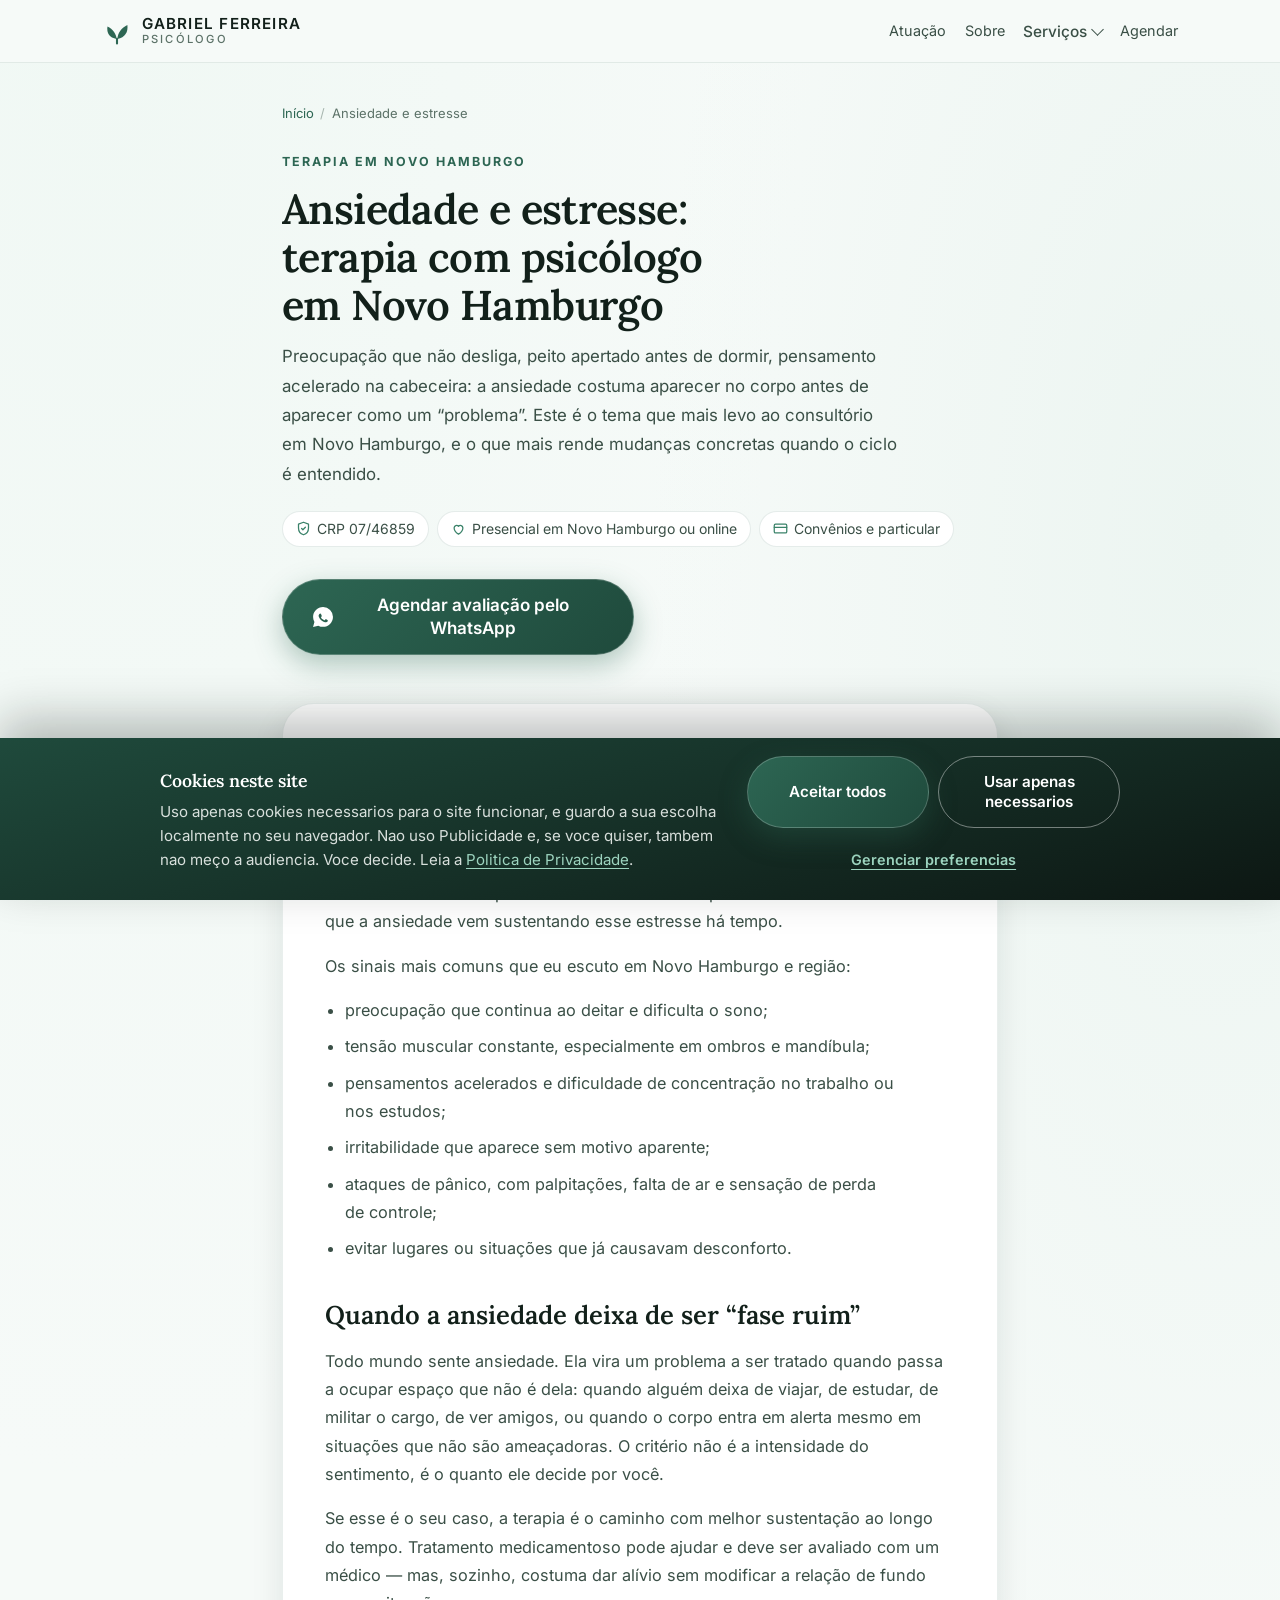
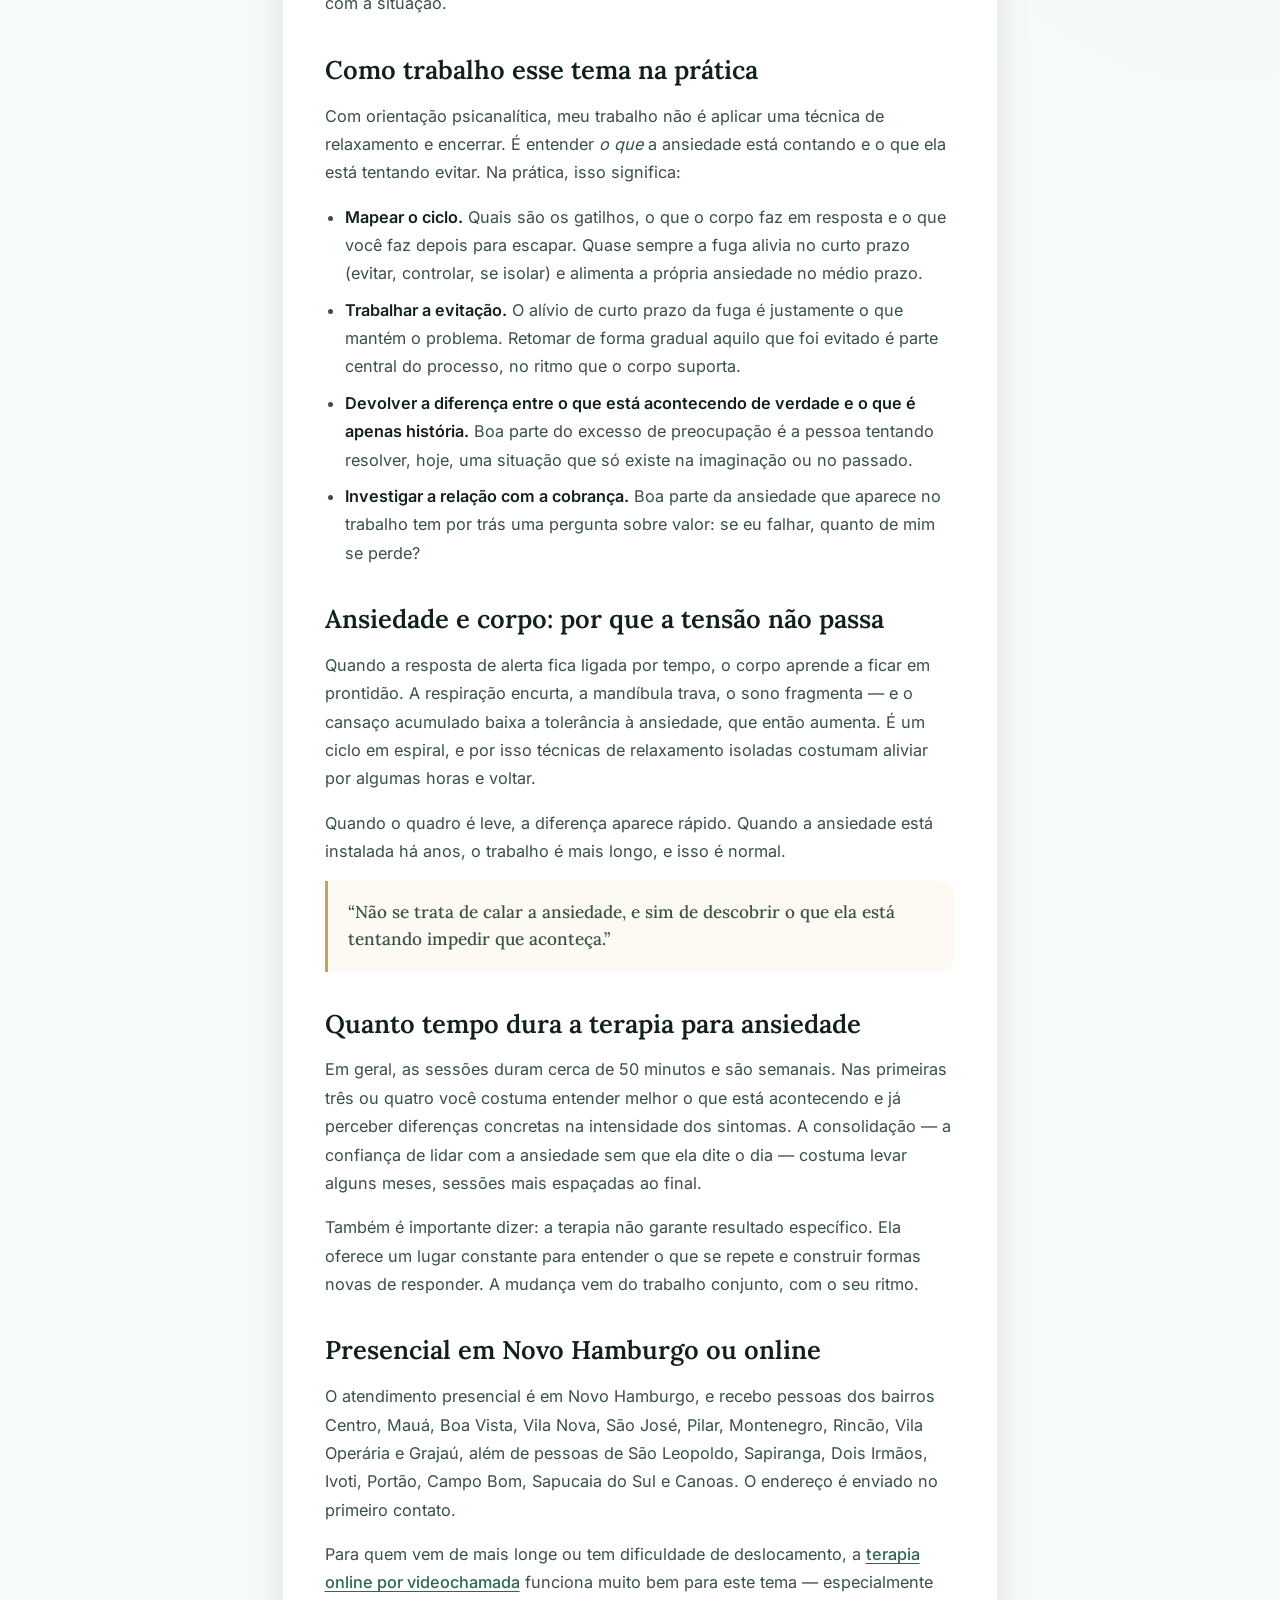
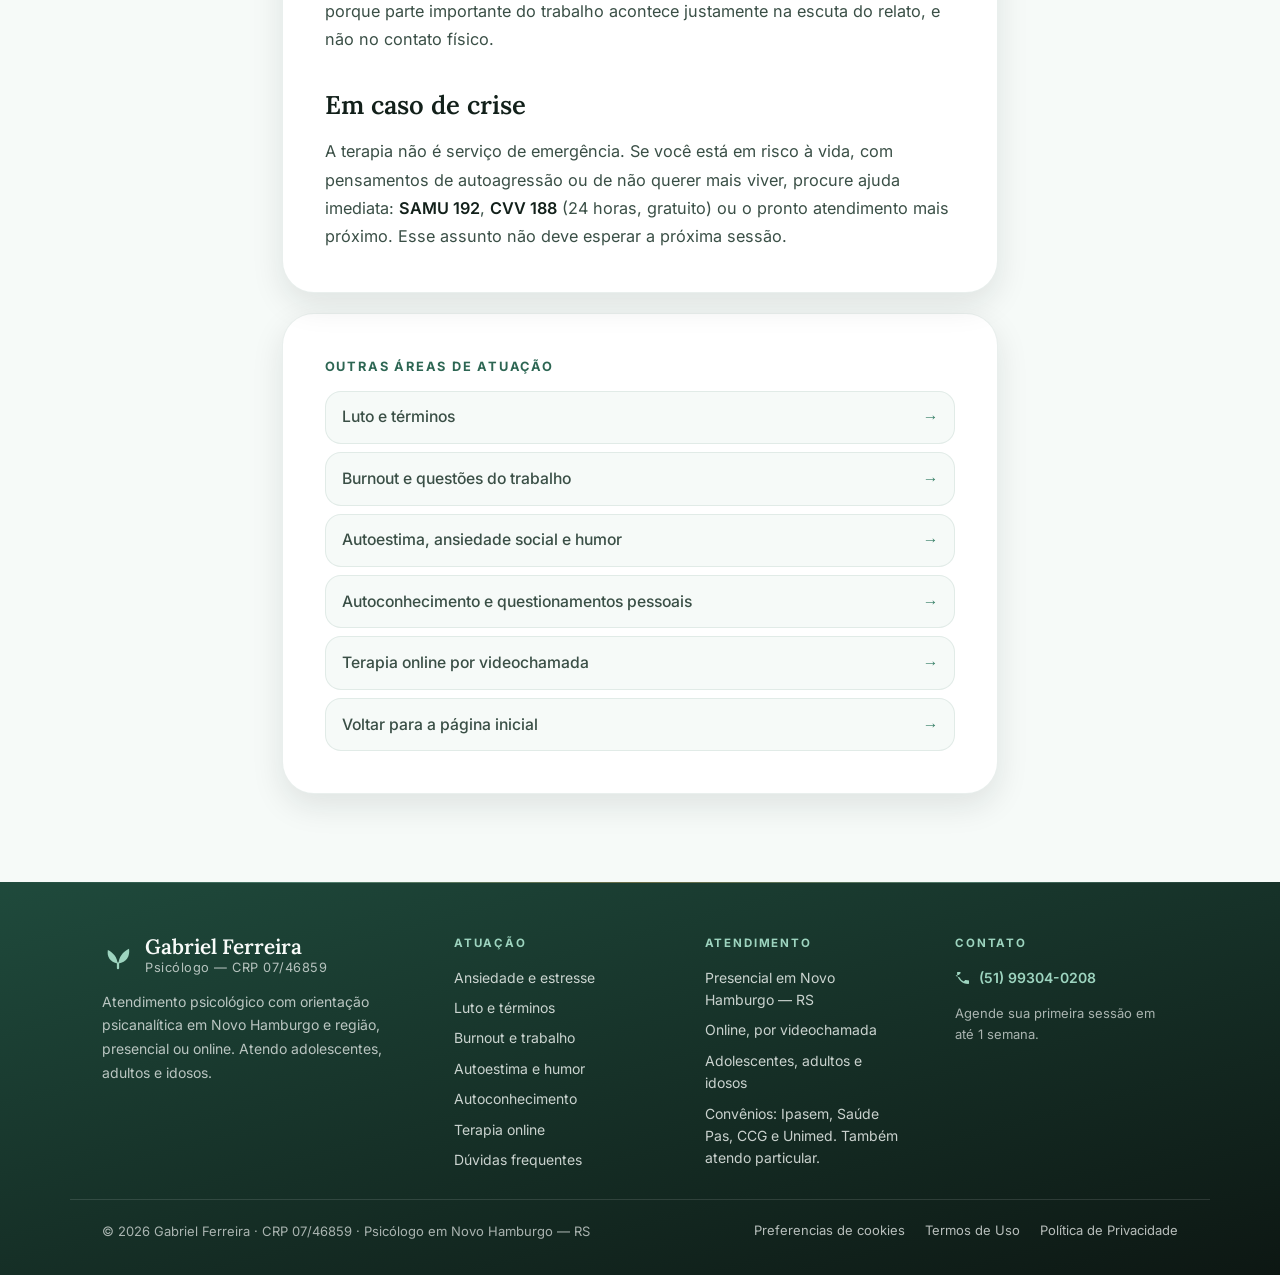
<file: ansiedade-e-estresse.html>
<!DOCTYPE html>
<html lang="pt-BR">
<head>
  <meta charset="UTF-8">
  <meta name="viewport" content="width=device-width, initial-scale=1.0">

  <title>Ansiedade e estresse | Psicólogo em Novo Hamburgo</title>
  <meta name="description" content="Psicólogo para ansiedade e estresse em Novo Hamburgo. Ataque de pânico, ansiedade generalizada, insônia e tensão. CRP 07/46859. Presencial ou online.">
  <meta name="theme-color" content="#f6faf8">
  <meta name="robots" content="index, follow, max-image-preview:large">
  <link rel="canonical" href="https://seu-dominio.com.br/ansiedade-e-estresse.html">

  <meta property="og:type" content="article">
  <meta property="og:locale" content="pt_BR">
  <meta property="og:site_name" content="Gabriel Ferreira — Psicólogo">
  <meta property="og:url" content="https://seu-dominio.com.br/ansiedade-e-estresse.html">
  <meta property="og:title" content="Terapia para ansiedade e estresse em Novo Hamburgo">
  <meta property="og:description" content="Como a ansiedade e o estresse aparecem no corpo e na rotina, e o que a terapia com abordagem psicanalítica pode fazer por isso.">
  <meta property="og:image" content="https://seu-dominio.com.br/assets/img/og-imagem.jpg">
  <meta property="og:image:width" content="1200">
  <meta property="og:image:height" content="630">

  <meta name="twitter:card" content="summary_large_image">
  <meta name="twitter:title" content="Terapia para ansiedade e estresse em Novo Hamburgo">
  <meta name="twitter:description" content="Ansiedade, ataque de pânico, insônia e tensão: como a terapia ajuda a entender e transformar o ciclo.">
  <meta name="twitter:image" content="https://seu-dominio.com.br/assets/img/og-imagem.jpg">

  <link rel="icon" href="favicon.ico" sizes="any">
  <link rel="icon" href="favicon.svg" type="image/svg+xml">
  <link rel="apple-touch-icon" href="apple-touch-icon.png">
  <link rel="manifest" href="site.webmanifest">

  <link rel="preload" href="assets/fonts/inter-var-latin.woff2" as="font" type="font/woff2" crossorigin>
  <link rel="stylesheet" href="assets/css/styles.css?v=38">
  <script>document.documentElement.classList.add('js');</script>

  <script type="application/ld+json">
  {
    "@context": "https://schema.org",
    "@graph": [
      {
        "@type": "BreadcrumbList",
        "itemListElement": [
          { "@type": "ListItem", "position": 1, "name": "Início", "item": "https://seu-dominio.com.br/" },
          { "@type": "ListItem", "position": 2, "name": "Ansiedade e estresse", "item": "https://seu-dominio.com.br/ansiedade-e-estresse.html" }
        ]
      },
      {
        "@type": "Service",
        "@id": "https://seu-dominio.com.br/ansiedade-e-estresse.html#servico",
        "name": "Terapia para ansiedade e estresse",
        "serviceType": "Psicoterapia com orientação psicanalítica",
        "description": "Atendimento psicológico para ansiedade, ataques de pânico, estresse ocupacional, insônia e tensão corporal. Presencial em Novo Hamburgo (RS) e online.",
        "provider": { "@id": "https://seu-dominio.com.br/#consultorio" },
        "areaServed": [
          { "@type": "City", "name": "Novo Hamburgo" },
          { "@type": "City", "name": "São Leopoldo" },
          { "@type": "City", "name": "Sapiranga" },
          { "@type": "City", "name": "Dois Irmãos" },
          { "@type": "City", "name": "Ivoti" },
          { "@type": "City", "name": "Portão" },
          { "@type": "City", "name": "Campo Bom" },
          { "@type": "City", "name": "Sapucaia do Sul" },
          { "@type": "City", "name": "Canoas" }
        ],
        "audience": {
          "@type": "PeopleAudience",
          "suggestedMinAge": 13
        },
        "availableChannel": {
          "@type": "ServiceChannel",
          "serviceUrl": "https://seu-dominio.com.br/ansiedade-e-estresse.html",
          "availableLanguage": "pt-BR"
        }
      },
      {
        "@type": "FAQPage",
        "mainEntity": [
          {
            "@type": "Question",
            "name": "A terapia ajuda mesmo com ataques de pânico?",
            "acceptedAnswer": { "@type": "Answer", "text": "Ajuda, sim. A psicoterapia é o tratamento de primeira linha para ataques de pânico e transtornos de ansiedade. O trabalho consiste em entender o que dispara o ciclo, reduzir a evitação que o alimenta e reconstruir a relação da pessoa com o próprio corpo. Remédios podem ser indicados pelo médico em paralelo, mas não substituem a terapia." }
          },
          {
            "@type": "Question",
            "name": "Preciso de remédio para tratar ansiedade?",
            "acceptedAnswer": { "@type": "Answer", "text": "Isso precisa ser avaliado por um médico. Certos quadros se beneficiam de tratamento medicamentoso, especialmente quando são intensos ou duram há muito tempo. Na primeira sessão eu explico como a terapia funciona e, se for o caso, indico encaminhamento. Psicólogo não prescreve medicamento." }
          },
          {
            "@type": "Question",
            "name": "Quanto tempo leva para a ansiedade melhorar?",
            "acceptedAnswer": { "@type": "Answer", "text": "Varia muito de pessoa para pessoa. Algumas notarão diferença em poucas semanas, em especial na intensidade dos sintomas; para a maioria, o que se consolida em alguns meses é a capacidade de lidar com a ansiedade sem que ela commande a rotina. O progresso não é linear." }
          },
          {
            "@type": "Question",
            "name": "Atendimento para ansiedade em que região de Novo Hamburgo?",
            "acceptedAnswer": { "@type": "Answer", "text": "Atendo presencialmente em Novo Hamburgo (RS) e recebo pessoas de São Leopoldo, Sapiranga, Dois Irmãos, Ivoti, Portão, Campo Bom, Sapucaia do Sul e Canoas que vêm até o consultório. O endereço é enviado no primeiro contato pelo WhatsApp. Para qualquer outra cidade do Brasil, o atendimento é online." }
          }
        ]
      }
    ]
  }
  </script>
</head>
<body class="page">

  <header class="site-head">
    <div class="container site-head__inner">
      <a class="site-head__id" href="index.html">
        <svg viewBox="0 0 40 40" aria-hidden="true" focusable="false">
          <path fill="currentColor" d="M20.5 30.5c.6-7.8 5.4-14.7 13.3-18.4 1.3 9.3-3.1 17-13.3 18.4z"/>
          <path fill="currentColor" d="M19.5 30.5c-.6-7-5-13.2-12.2-16.6-1.4 8.4 2.6 15.2 12.2 16.6z"/>
          <path fill="none" stroke="currentColor" stroke-width="2.8" stroke-linecap="round" d="M20 36.5v-6"/>
        </svg>
        <span>
          <span class="site-head__name">Gabriel Ferreira</span>
          <span class="site-head__role">Psicólogo</span>
        </span>
      </a>
      <nav class="site-head__nav" aria-label="Navegação">
        <a href="index.html#temas">Atuação</a>
        <a href="index.html#sobre">Sobre</a>
        <div class="nav__item">
<button class="nav__link nav__link--btn" type="button" aria-expanded="false" aria-controls="svcDrop">
<span>Serviços</span>
<svg class="nav__caret" viewBox="0 0 9 9" fill="none" aria-hidden="true" focusable="false"></svg>
</button>
<div class="nav__drop" id="svcDrop">
<a href="ansiedade-e-estresse.html">Ansiedade e estresse</a>
<a href="luto-e-terminos.html">Luto e términos</a>
<a href="burnout-e-trabalho.html">Burnout e trabalho</a>
<a href="autoestima-e-humor.html">Autoestima e humor</a>
<a href="autoconhecimento.html">Autoconhecimento</a>
<a href="terapia-online.html">Terapia online</a>
</div>
</div>
<a href="https://wa.me/5551993040208" target="_blank" rel="noopener noreferrer">Agendar</a>
      </nav>
<button class="burger" type="button" aria-expanded="false" aria-controls="mmenu" aria-label="Abrir menu">
<span class="burger__box" aria-hidden="true"><span class="burger__line"></span><span class="burger__line"></span><span class="burger__line"></span></span>
</button>
</div>
</header>
<div class="mmenu" id="mmenu" hidden>
<nav class="mmenu__nav" aria-label="Menu">
<a class="mmenu__link" href="index.html">Início</a>
<a class="mmenu__link" href="index.html#temas">Atuação</a>
<a class="mmenu__link" href="index.html#sobre">Sobre</a>
<p class="mmenu__label">Serviços</p>
<ul class="mmenu__services">
<li><a href="ansiedade-e-estresse.html">Ansiedade e estresse</a></li>
<li><a href="luto-e-terminos.html">Luto e términos</a></li>
<li><a href="burnout-e-trabalho.html">Burnout e trabalho</a></li>
<li><a href="autoestima-e-humor.html">Autoestima e humor</a></li>
<li><a href="autoconhecimento.html">Autoconhecimento</a></li>
<li><a href="terapia-online.html">Terapia online</a></li>
</ul>
<a class="mmenu__cta" href="https://wa.me/5551993040208" target="_blank" rel="noopener noreferrer"><svg viewBox="0 0 24 24" width="16" height="16" fill="none" stroke="currentColor" stroke-width="2" stroke-linecap="round" stroke-linejoin="round" aria-hidden="true" focusable="false"><path d="M22 16.9v3a2 2 0 0 1-2.2 2 19.8 19.8 0 0 1-8.6-3.1 19.5 19.5 0 0 1-6-6A19.8 19.8 0 0 1 2 4.2 2 2 0 0 1 4 2h3a2 2 0 0 1 2 1.7c.1 1 .4 1.9.7 2.8a2 2 0 0 1-.5 2.1L8.1 9.9a16 16 0 0 0 6 6l1.3-1.1a2 2 0 0 1 2.1-.5c.9.3 1.8.6 2.8.7A2 2 0 0 1 22 16.9z"/></svg><span>Agendar pelo WhatsApp</span></a>
</nav>
</div>

<main class="page-main">
    <div class="container container--narrow">

      <nav class="crumbs" aria-label="Você está em">
        <ol>
          <li><a href="index.html">Início</a></li>
          <li aria-current="page">Ansiedade e estresse</li>
        </ol>
      </nav>

      <header class="page-hero">
        <p class="eyebrow">Terapia em Novo Hamburgo</p>
        <h1>Ansiedade e estresse: terapia com psicólogo em Novo Hamburgo</h1>
        <p class="text lead-p">Preocupação que não desliga, peito apertado antes de dormir, pensamento acelerado na cabeceira: a ansiedade costuma aparecer no corpo antes de aparecer como um “problema”. Este é o tema que mais levo ao consultório em Novo Hamburgo, e o que mais rende mudanças concretas quando o ciclo é entendido.</p>
        <ul class="page-meta">
          <li>
            <svg viewBox="0 0 24 24" fill="none" stroke="currentColor" stroke-width="2" stroke-linecap="round" stroke-linejoin="round" aria-hidden="true" focusable="false"><path d="M12 2 4 5v6c0 5 3.4 9.4 8 11 4.6-1.6 8-6 8-11V5z"/><path d="m9 12 2 2 4-4"/></svg>
            <span>CRP 07/46859</span>
          </li>
          <li>
            <svg viewBox="0 0 24 24" fill="none" stroke="currentColor" stroke-width="2" stroke-linecap="round" stroke-linejoin="round" aria-hidden="true" focusable="false"><path d="M12 21s-7-4.5-7-10a4 4 0 0 1 7-2.5A4 4 0 0 1 19 11c0 5.5-7 10-7 10z"/></svg>
            <span>Presencial em Novo Hamburgo ou online</span>
          </li>
          <li>
            <svg viewBox="0 0 24 24" fill="none" stroke="currentColor" stroke-width="2" stroke-linecap="round" stroke-linejoin="round" aria-hidden="true" focusable="false"><rect x="2" y="5" width="20" height="14" rx="2"/><path d="M2 10h20"/></svg>
            <span>Convênios e particular</span>
          </li>
        </ul>
      <div class="page-hero__cta">
  <a class="btn" href="https://wa.me/5551993040208" target="_blank" rel="noopener noreferrer">
    <svg class="btn__icon" viewBox="0 0 24 24" width="20" height="20" aria-hidden="true" focusable="false" fill="currentColor"><path d="M12.04 0C5.46 0 .1 5.36.1 11.94c0 2.1.55 4.14 1.6 5.95L.06 24l6.3-1.65a11.9 11.9 0 005.68 1.45h.01c6.55 0 11.9-5.36 11.9-11.94A11.82 11.82 0 0020.5 3.49 11.82 11.82 0 0012.04 0m5.8 16.9c-.25.7-1.43 1.34-1.97 1.39-.5.05-.98.24-3.3-.69-2.78-1.1-4.55-3.94-4.69-4.13-.14-.19-1.13-1.5-1.13-2.87 0-1.36.71-2.03.97-2.31.25-.27.55-.34.74-.34h.53c.17 0 .4-.07.63.48.24.57.8 1.97.87 2.11.07.14.12.31.02.5-.1.19-.15.31-.29.47l-.44.51c-.14.14-.29.29-.12.57.16.27.73 1.2 1.56 1.94 1.07.95 1.97 1.25 2.25 1.39.27.14.43.12.59-.07.16-.19.68-.79.86-1.06.17-.27.35-.22.59-.13.24.09 1.5.7 1.76.83.27.12.44.19.51.29.06.1.06.57-.19 1.27z"/></svg>
    <span class="btn__label">Agendar avaliação pelo WhatsApp</span>
  </a>
</div>
</header>

<div class="page-body">

        <article class="page-card prose reveal">
          <h2>Como a ansiedade aparece no dia a dia</h2>
          <p>A ansiedade não avisa que vai chegar. Ela se instala em silêncio: um bocecho curto na reunião, a sensação de que algo ruim está sempre a um passo, a dificuldade de descansar mesmo com a agenda livre. Muita gente chega ao consultório achando que “é só estresse” e sai da primeira conversa entendendo que a ansiedade vem sustentando esse estresse há tempo.</p>
          <p>Os sinais mais comuns que eu escuto em Novo Hamburgo e região:</p>
          <ul>
            <li>preocupação que continua ao deitar e dificulta o sono;</li>
            <li>tensão muscular constante, especialmente em ombros e mandíbula;</li>
            <li>pensamentos acelerados e dificuldade de concentração no trabalho ou nos estudos;</li>
            <li>irritabilidade que aparece sem motivo aparente;</li>
            <li>ataques de pânico, com palpitações, falta de ar e sensação de perda de controle;</li>
            <li>evitar lugares ou situações que já causavam desconforto.</li>
          </ul>

          <h2>Quando a ansiedade deixa de ser “fase ruim”</h2>
          <p>Todo mundo sente ansiedade. Ela vira um problema a ser tratado quando passa a ocupar espaço que não é dela: quando alguém deixa de viajar, de estudar, de militar o cargo, de ver amigos, ou quando o corpo entra em alerta mesmo em situações que não são ameaçadoras. O critério não é a intensidade do sentimento, é o quanto ele decide por você.</p>
          <p>Se esse é o seu caso, a terapia é o caminho com melhor sustentação ao longo do tempo. Tratamento medicamentoso pode ajudar e deve ser avaliado com um médico — mas, sozinho, costuma dar alívio sem modificar a relação de fundo com a situação.</p>

          <h2>Como trabalho esse tema na prática</h2>
          <p>Com orientação psicanalítica, meu trabalho não é aplicar uma técnica de relaxamento e encerrar. É entender <em>o que</em> a ansiedade está contando e o que ela está tentando evitar. Na prática, isso significa:</p>
          <ul>
            <li><strong>Mapear o ciclo.</strong> Quais são os gatilhos, o que o corpo faz em resposta e o que você faz depois para escapar. Quase sempre a fuga alivia no curto prazo (evitar, controlar, se isolar) e alimenta a própria ansiedade no médio prazo.</li>
            <li><strong>Trabalhar a evitação.</strong> O alívio de curto prazo da fuga é justamente o que mantém o problema. Retomar de forma gradual aquilo que foi evitado é parte central do processo, no ritmo que o corpo suporta.</li>
            <li><strong>Devolver a diferença entre o que está acontecendo de verdade e o que é apenas história.</strong> Boa parte do excesso de preocupação é a pessoa tentando resolver, hoje, uma situação que só existe na imaginação ou no passado.</li>
            <li><strong>Investigar a relação com a cobrança.</strong> Boa parte da ansiedade que aparece no trabalho tem por trás uma pergunta sobre valor: se eu falhar, quanto de mim se perde?</li>
          </ul>

          <h2>Ansiedade e corpo: por que a tensão não passa</h2>
          <p>Quando a resposta de alerta fica ligada por tempo, o corpo aprende a ficar em prontidão. A respiração encurta, a mandíbula trava, o sono fragmenta — e o cansaço acumulado baixa a tolerância à ansiedade, que então aumenta. É um ciclo em espiral, e por isso técnicas de relaxamento isoladas costumam aliviar por algumas horas e voltar.</p>
          <p>Quando o quadro é leve, a diferença aparece rápido. Quando a ansiedade está instalada há anos, o trabalho é mais longo, e isso é normal.</p>

          <div class="callout">
            <p>“Não se trata de calar a ansiedade, e sim de descobrir o que ela está tentando impedir que aconteça.”</p>
          </div>

          <h2>Quanto tempo dura a terapia para ansiedade</h2>
          <p>Em geral, as sessões duram cerca de 50 minutos e são semanais. Nas primeiras três ou quatro você costuma entender melhor o que está acontecendo e já perceber diferenças concretas na intensidade dos sintomas. A consolidação — a confiança de lidar com a ansiedade sem que ela dite o dia — costuma levar alguns meses, sessões mais espaçadas ao final.</p>
          <p>Também é importante dizer: a terapia não garante resultado específico. Ela oferece um lugar constante para entender o que se repete e construir formas novas de responder. A mudança vem do trabalho conjunto, com o seu ritmo.</p>

          <h2>Presencial em Novo Hamburgo ou online</h2>
          <p>O atendimento presencial é em Novo Hamburgo, e recebo pessoas dos bairros Centro, Mauá, Boa Vista, Vila Nova, São José, Pilar, Montenegro, Rincão, Vila Operária e Grajaú, além de pessoas de São Leopoldo, Sapiranga, Dois Irmãos, Ivoti, Portão, Campo Bom, Sapucaia do Sul e Canoas. O endereço é enviado no primeiro contato.</p>
          <p>Para quem vem de mais longe ou tem dificuldade de deslocamento, a <a href="terapia-online.html">terapia online por videochamada</a> funciona muito bem para este tema — especialmente porque parte importante do trabalho acontece justamente na escuta do relato, e não no contato físico.</p>

          <h2>Em caso de crise</h2>
          <p>A terapia não é serviço de emergência. Se você está em risco à vida, com pensamentos de autoagressão ou de não querer mais viver, procure ajuda imediata: <strong>SAMU 192</strong>, <strong>CVV 188</strong> (24 horas, gratuito) ou o pronto atendimento mais próximo. Esse assunto não deve esperar a próxima sessão.</p>
        </article>


        <div class="page-card related">
          <h2>Outras áreas de atuação</h2>
          <ul>
            <li><a href="luto-e-terminos.html">Luto e términos</a></li>
            <li><a href="burnout-e-trabalho.html">Burnout e questões do trabalho</a></li>
            <li><a href="autoestima-e-humor.html">Autoestima, ansiedade social e humor</a></li>
            <li><a href="autoconhecimento.html">Autoconhecimento e questionamentos pessoais</a></li>
            <li><a href="terapia-online.html">Terapia online por videochamada</a></li>
            <li><a href="index.html">Voltar para a página inicial</a></li>
          </ul>
        </div>

      </div>
    </div>
  </main>

  <footer class="footer">
    <div class="container footer__inner">
      <div class="footer__brand">
        <a class="footer__id" href="index.html">
          <svg class="footer__leaf" viewBox="0 0 40 40" aria-hidden="true" focusable="false">
            <path fill="currentColor" d="M20.5 30.5c.6-7.8 5.4-14.7 13.3-18.4 1.3 9.3-3.1 17-13.3 18.4z"/>
            <path fill="currentColor" d="M19.5 30.5c-.6-7-5-13.2-12.2-16.6-1.4 8.4 2.6 15.2 12.2 16.6z"/>
            <path fill="none" stroke="currentColor" stroke-width="2.8" stroke-linecap="round" d="M20 36.5v-6"/>
          </svg>
          <span class="footer__names">
            <span class="footer__name">Gabriel Ferreira</span>
            <span class="footer__role">Psicólogo — CRP 07/46859</span>
          </span>
        </a>
        <p class="footer__tagline">Atendimento psicológico com orientação psicanalítica em Novo Hamburgo e região, presencial ou online. Atendo adolescentes, adultos e idosos.</p>
      </div>

      <nav class="footer__col" aria-label="Áreas de atuação">
        <h2 class="footer__title">Atuação</h2>
        <ul class="footer__list">
          <li><a href="ansiedade-e-estresse.html">Ansiedade e estresse</a></li>
          <li><a href="luto-e-terminos.html">Luto e términos</a></li>
          <li><a href="burnout-e-trabalho.html">Burnout e trabalho</a></li>
          <li><a href="autoestima-e-humor.html">Autoestima e humor</a></li>
          <li><a href="autoconhecimento.html">Autoconhecimento</a></li>
          <li><a href="terapia-online.html">Terapia online</a></li>
          <li><a href="index.html#faq">Dúvidas frequentes</a></li>
        </ul>
      </nav>
<div class="footer__col">
        <h2 class="footer__title">Atendimento</h2>
        <ul class="footer__list">
          <li>Presencial em Novo Hamburgo — RS</li>
          <li>Online, por videochamada</li>
          <li>Adolescentes, adultos e idosos</li>
          <li>Convênios: Ipasem, Saúde Pas, CCG e Unimed. Também atendo particular.</li>
        </ul>
      </div>

      <div class="footer__col">
        <h2 class="footer__title">Contato</h2>
        <ul class="footer__list">
          <li>
            <a class="footer__contact" href="tel:+5551993040208">
              <svg viewBox="0 0 24 24" width="16" height="16" aria-hidden="true" focusable="false" fill="currentColor"><path d="M6.62 10.79a15.053 15.053 0 006.59 6.59l2.2-2.2a.996.996 0 011.02-.24c1.12.37 2.33.57 3.57.57a1 1 0 011 1V20a1 1 0 01-1 1A17 17 0 013 4a1 1 0 011-1h3.5a1 1 0 011 1c0 .33-.09.65-.24.94l-2.2 2.2a.996.996 0 01-1.02.24c-.92.3-1.9.47-2.92.47a1 1 0 00-1 1z"/></svg>
              <span>(51) 99304-0208</span>
            </a>
          </li>
          <li class="footer__note">Agende sua primeira sessão em até 1 semana.</li>
        </ul>
      </div>
    </div>

    <div class="container footer__base">
      <p class="footer__copy">© 2026 Gabriel Ferreira · CRP 07/46859 · Psicólogo em Novo Hamburgo — RS</p>
      <nav class="footer__legal" aria-label="Links legais">
        <a href="politica-de-privacidade.html#cookies" data-cookie-prefs>Preferencias de cookies</a>
        <a href="termos-de-uso.html">Termos de Uso</a>
        <a href="politica-de-privacidade.html">Política de Privacidade</a>
      </nav>
</div>
  </footer>

  <a class="btn btn--sticky" href="https://wa.me/5551993040208" target="_blank" rel="noopener noreferrer" aria-label="Agendar consulta pelo WhatsApp">
  <svg class="btn__icon" viewBox="0 0 24 24" width="24" height="24" aria-hidden="true" focusable="false" fill="currentColor"><path d="M12.04 0C5.46 0 .1 5.36.1 11.94c0 2.1.55 4.14 1.6 5.95L.06 24l6.3-1.65a11.9 11.9 0 005.68 1.45h.01c6.55 0 11.9-5.36 11.9-11.94A11.82 11.82 0 0020.5 3.49 11.82 11.82 0 0012.04 0m5.8 16.9c-.25.7-1.43 1.34-1.97 1.39-.5.05-.98.24-3.3-.69-2.78-1.1-4.55-3.94-4.69-4.13-.14-.19-1.13-1.5-1.13-2.87 0-1.36.71-2.03.97-2.31.25-.27.55-.34.74-.34h.53c.17 0 .4-.07.63.48.24.57.8 1.97.87 2.11.07.14.12.31.02.5-.1.19-.15.31-.29.47l-.44.51c-.14.14-.29.29-.12.57.16.27.73 1.2 1.56 1.94 1.07.95 1.97 1.25 2.25 1.39.27.14.43.12.59-.07.16-.19.68-.79.86-1.06.17-.27.35-.22.59-.13.24.09 1.5.7 1.76.83.27.12.44.19.51.29.06.1.06.57-.19 1.27z"/></svg>
  <span class="btn__label">Agendar consulta</span>
</a>


  <script src="assets/js/pagina.js?v=38" defer></script>
<script src="assets/js/nav.js?v=38" defer></script>

  <script src="assets/js/cookies.js?v=38" defer></script>
</body>
</html>
</file>
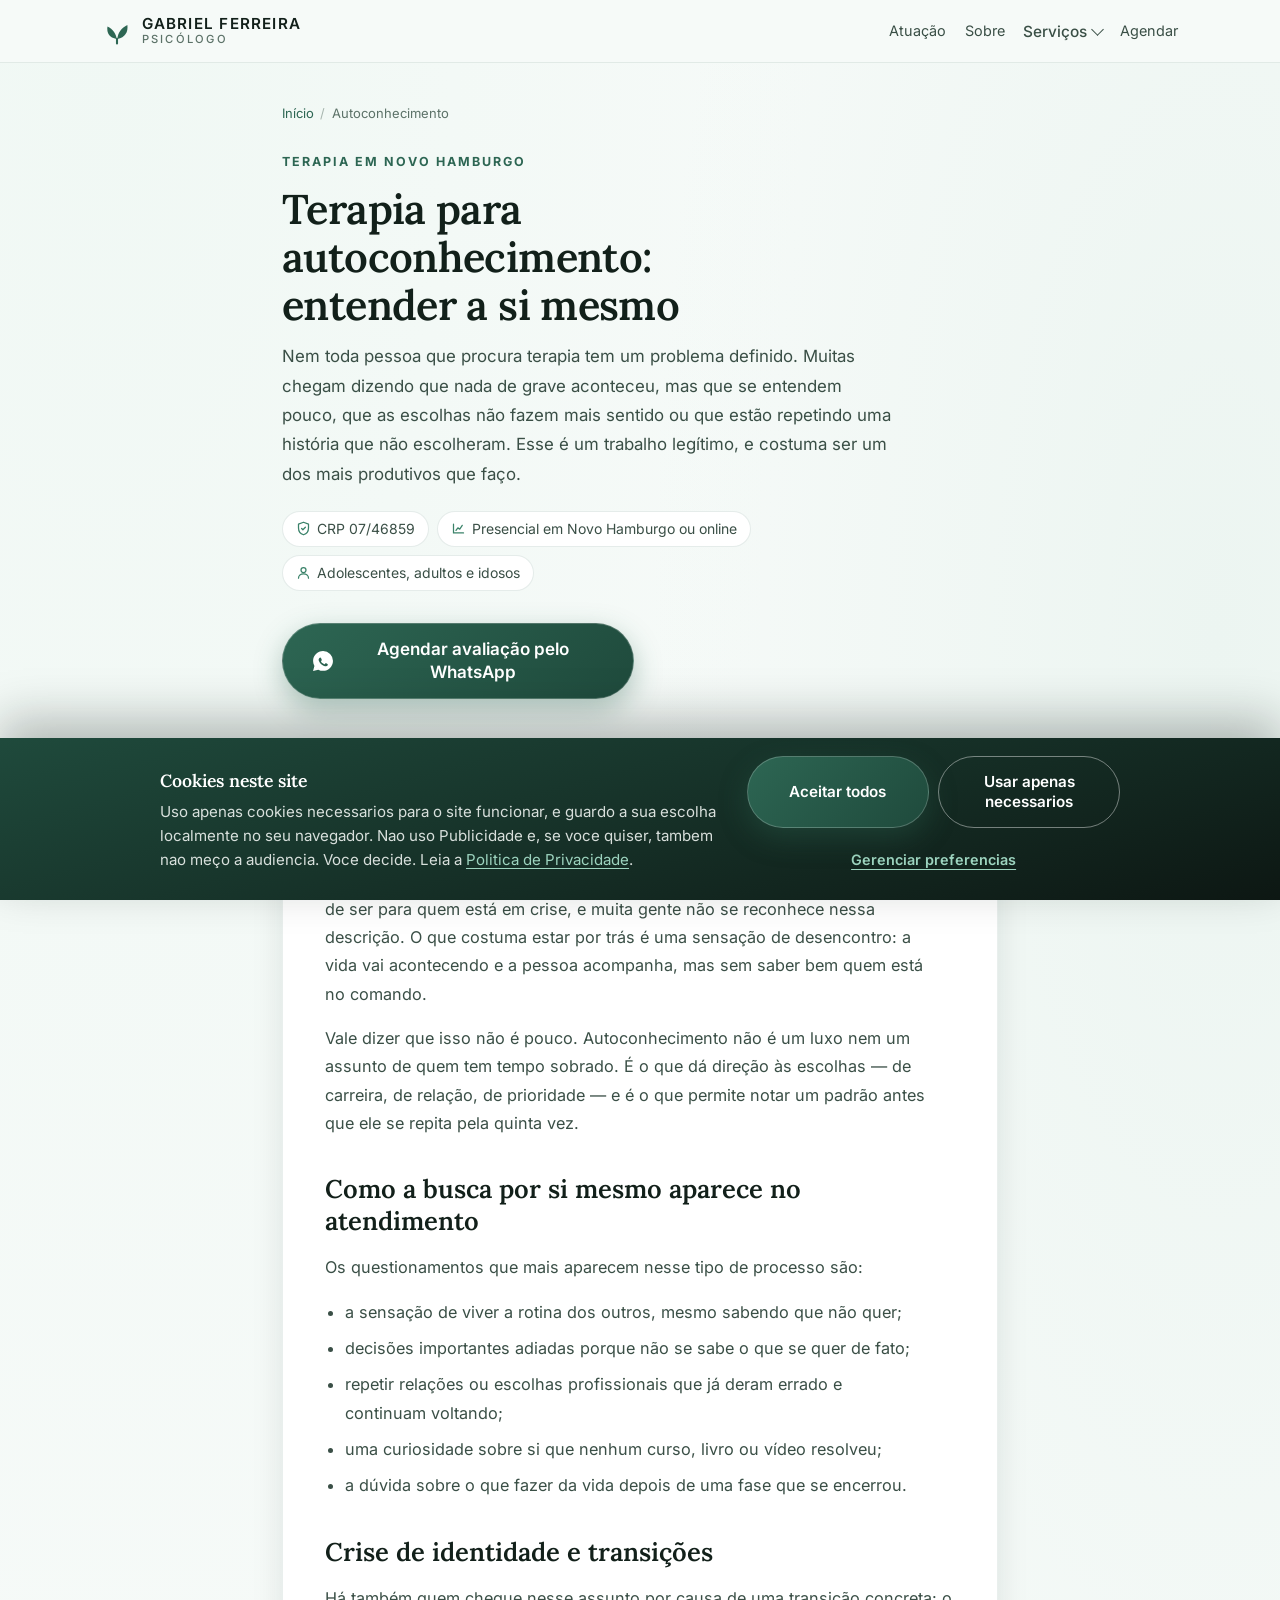
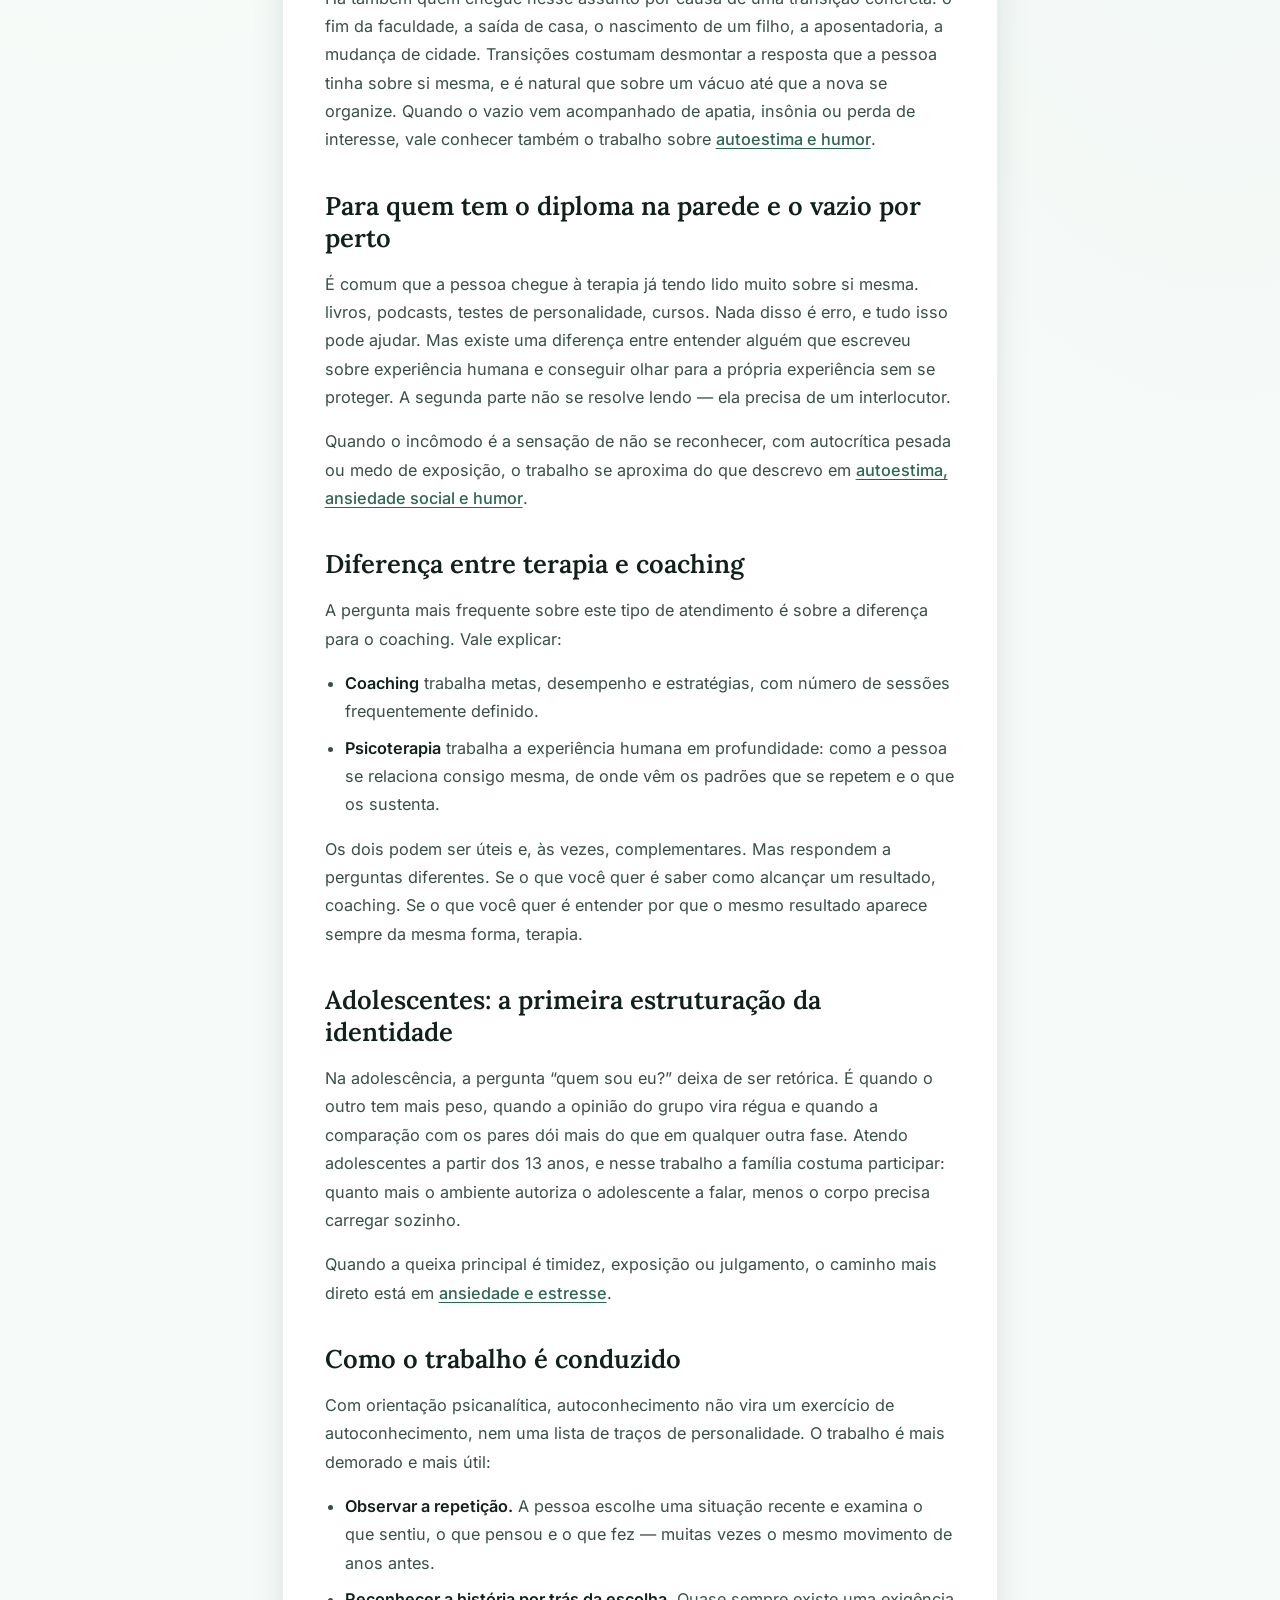
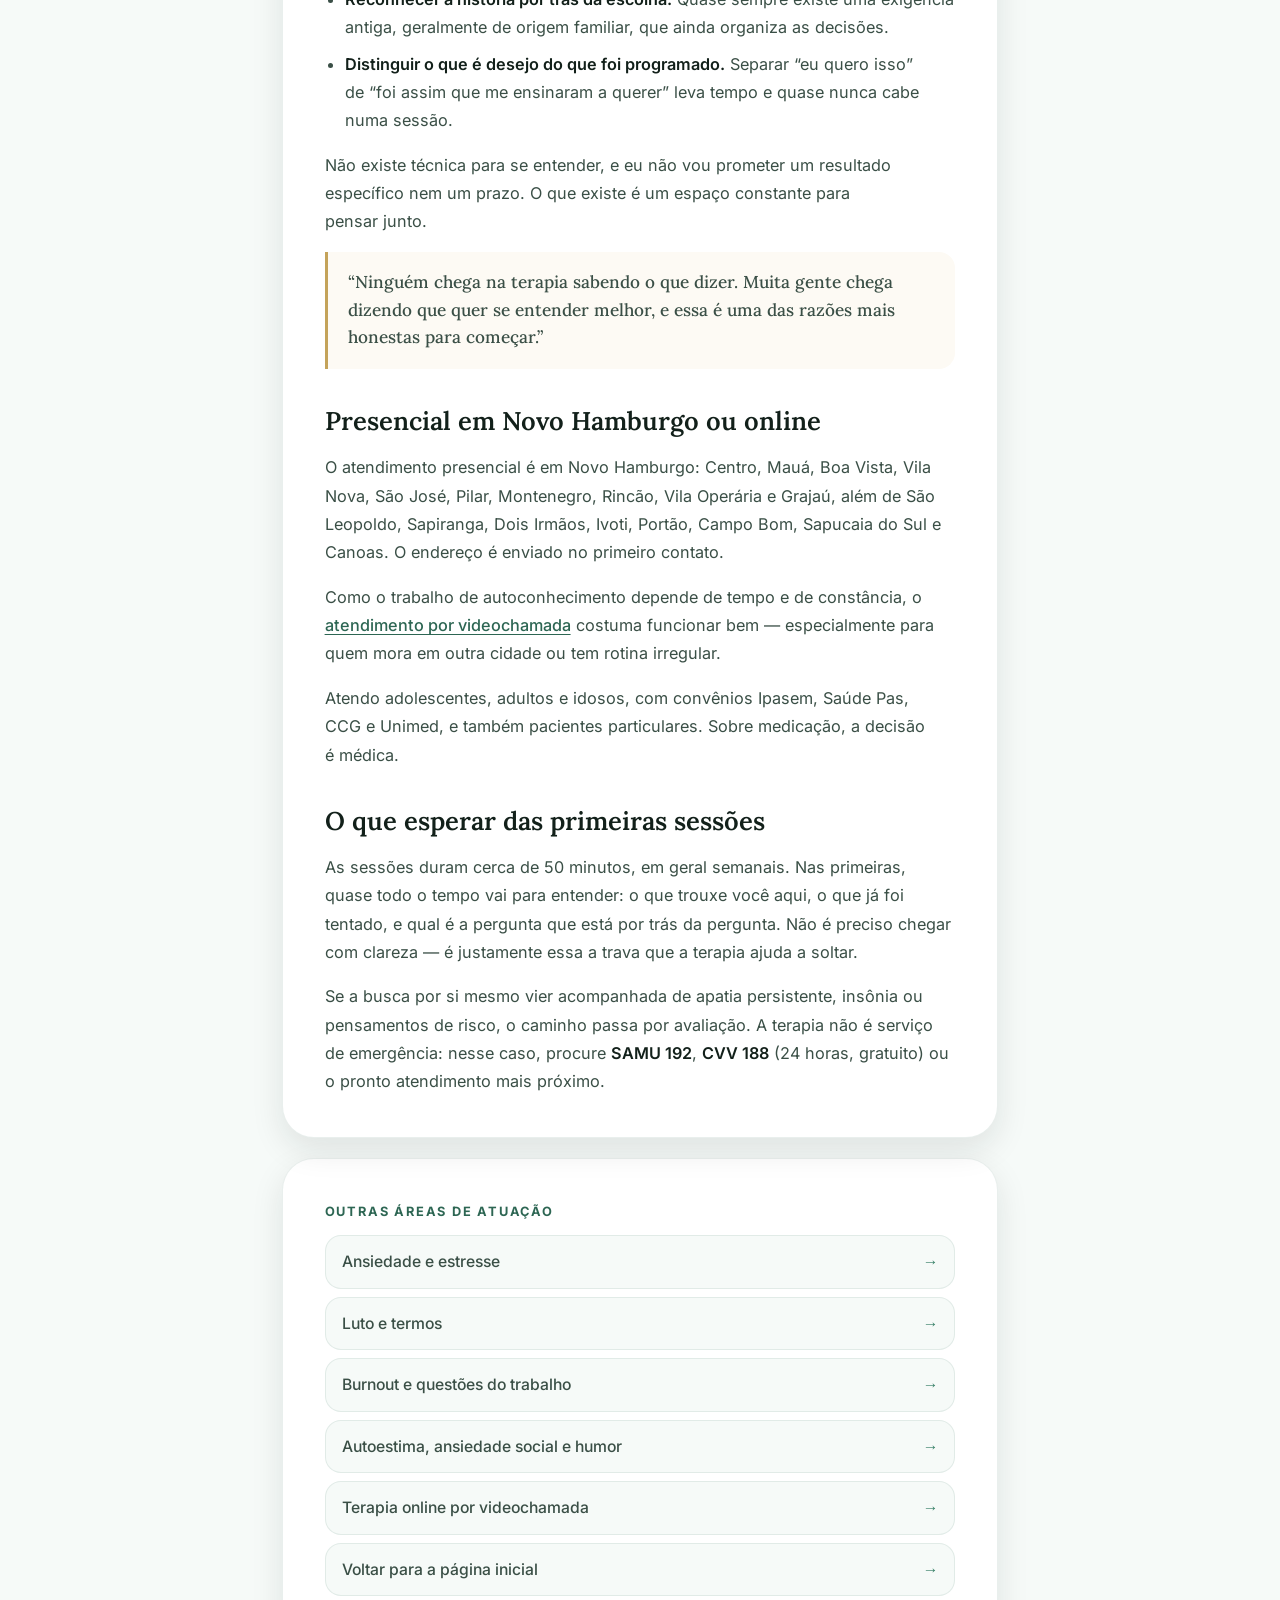
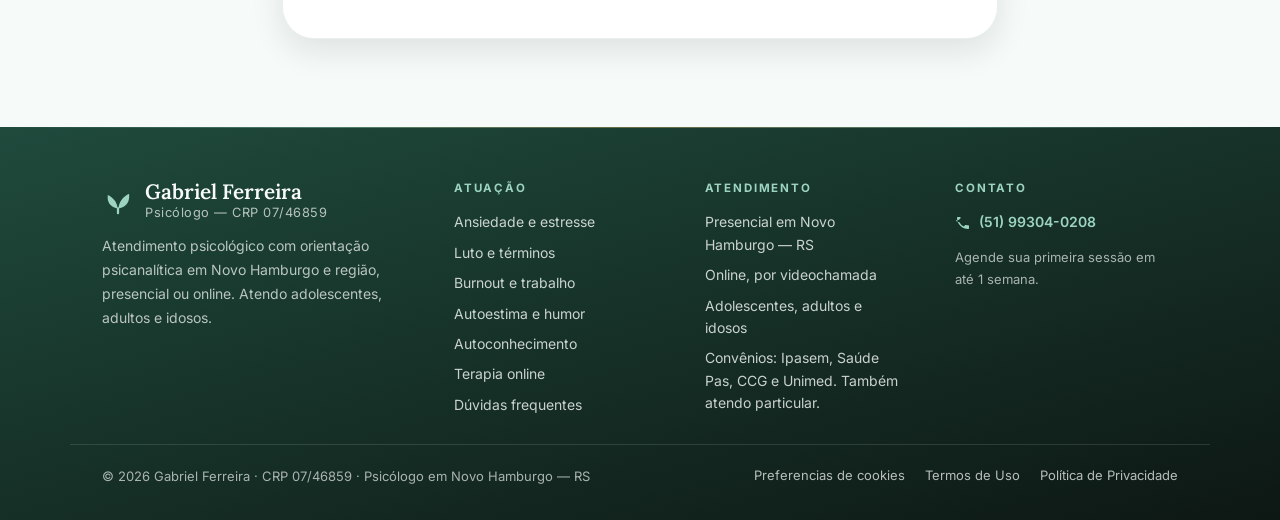
<file: autoconhecimento.html>
<!DOCTYPE html>
<html lang="pt-BR">
<head>
  <meta charset="UTF-8">
  <meta name="viewport" content="width=device-width, initial-scale=1.0">

  <title>Terapia para autoconhecimento | Psicólogo em Novo Hamburgo</title>
  <meta name="description" content="Terapia para autoconhecimento em Novo Hamburgo: se entender melhor, crise de identidade e propósito. CRP 07/46859. Presencial ou online.">
  <meta name="theme-color" content="#f6faf8">
  <meta name="robots" content="index, follow, max-image-preview:large">
  <link rel="canonical" href="https://seu-dominio.com.br/autoconhecimento.html">

  <meta name="author" content="Gabriel Ferreira — Psicólogo, CRP 07/46859">
  <meta name="geo.region" content="RS-BR">
  <meta name="geo.placename" content="Novo Hamburgo">
  <meta name="geo.position" content="-29.6844;-51.1297">
  <meta name="ICBM" content="29.6844, -51.1297">

  <meta property="og:type" content="article">
  <meta property="og:locale" content="pt_BR">
  <meta property="og:site_name" content="Gabriel Ferreira — Psicólogo">
  <meta property="og:url" content="https://seu-dominio.com.br/autoconhecimento.html">
  <meta property="og:title" content="Terapia para autoconhecimento: entender a si mesmo">
  <meta property="og:description" content="Nem todo mundo chega à terapia com um problema definido. Entenda quando a busca por autoconhecimento justifica um acompanhamento e como o trabalho é feito.">
  <meta property="og:image" content="https://seu-dominio.com.br/assets/img/og-imagem.jpg">
  <meta property="og:image:width" content="1200">
  <meta property="og:image:height" content="630">
  <meta property="og:image:alt" content="Gabriel Ferreira, psicólogo CRP 07/46859, em Novo Hamburgo.">

  <meta name="twitter:card" content="summary_large_image">
  <meta name="twitter:title" content="Terapia para autoconhecimento: entender a si mesmo">
  <meta name="twitter:description" content="Questionamentos, crise de identidade, propósito e a vontade de se entender melhor: o que a terapia com orientação psicanalítica oferece.">
  <meta name="twitter:image" content="https://seu-dominio.com.br/assets/img/og-imagem.jpg">

  <link rel="icon" href="favicon.ico" sizes="any">
  <link rel="icon" href="favicon.svg" type="image/svg+xml">
  <link rel="apple-touch-icon" href="apple-touch-icon.png">
  <link rel="manifest" href="site.webmanifest">

  <link rel="preload" href="assets/fonts/inter-var-latin.woff2" as="font" type="font/woff2" crossorigin>
  <link rel="stylesheet" href="assets/css/styles.css?v=38">
  <script>document.documentElement.classList.add('js');</script>

  <script type="application/ld+json">
  {
    "@context": "https://schema.org",
    "@graph": [
      {
        "@type": "BreadcrumbList",
        "itemListElement": [
          { "@type": "ListItem", "position": 1, "name": "Início", "item": "https://seu-dominio.com.br/" },
          { "@type": "ListItem", "position": 2, "name": "Autoconhecimento", "item": "https://seu-dominio.com.br/autoconhecimento.html" }
        ]
      },
      {
        "@type": "Service",
        "@id": "https://seu-dominio.com.br/autoconhecimento.html#servico",
        "name": "Terapia para autoconhecimento",
        "serviceType": "Psicoterapia com orientação psicanalítica para autoconhecimento e questionamentos pessoais",
        "description": "Atendimento psicológico para quem quer se entender melhor: questionamentos sobre a vida, crise de identidade, escolhas e busca de propósito. Adolescentes, adultos e idosos, presencial em Novo Hamburgo (RS) e online.",
        "provider": { "@id": "https://seu-dominio.com.br/#consultorio" },
        "areaServed": [
          { "@type": "City", "name": "Novo Hamburgo" },
          { "@type": "City", "name": "São Leopoldo" },
          { "@type": "City", "name": "Sapiranga" },
          { "@type": "City", "name": "Dois Irmãos" },
          { "@type": "City", "name": "Ivoti" },
          { "@type": "City", "name": "Portão" },
          { "@type": "City", "name": "Campo Bom" },
          { "@type": "City", "name": "Sapucaia do Sul" },
          { "@type": "City", "name": "Canoas" }
        ],
        "audience": {
          "@type": "PeopleAudience",
          "suggestedMinAge": 13
        },
        "availableChannel": {
          "@type": "ServiceChannel",
          "serviceUrl": "https://seu-dominio.com.br/autoconhecimento.html",
          "availableLanguage": "pt-BR"
        }
      },
      {
        "@type": "FAQPage",
        "mainEntity": [
          {
            "@type": "Question",
            "name": "É normal procurar terapia sem ter um problema definido?",
            "acceptedAnswer": { "@type": "Answer", "text": "É, e é uma das motivações mais frequentes no meu atendimento. Muita gente chega dizendo que \"não está passando nada de grave\", mas sente que se entende pouco, que as escolhas não fazem sentido ou que está repetindo um roteiro antigo. Autoconhecimento não é luxo: é o que dá direção às demais decisões. Se a dúvida é sobre um sintoma específico e persistente, uma avaliação médica pode ser útil em paralelo." }
          },
          {
            "@type": "Question",
            "name": "Qual a diferença entre terapia e coaching?",
            "acceptedAnswer": { "@type": "Answer", "text": "O coaching trabalha metas, desempenho e estratégias para atingir objetivos, costuma ter um número de sessões definido e não exige formação em saúde. A psicoterapia trabalha a experiência humana em profundidade: como a pessoa se relaciona consigo mesma e com os outros, de onde vêm os padrões que se repetem e o que sustenta essas repetições. Os dois podem ser úteis, mas atendem a necessidades diferentes." }
          },
          {
            "@type": "Question",
            "name": "Com que idade se pode fazer terapia?",
            "acceptedAnswer": { "@type": "Answer", "text": "Atendo adolescentes a partir dos 13 anos, adultos e idosos. Para menores, o responsável legal participa do contrato e é informado sobre o processo. Muitos adolescentes chegam acompanhados de queixas como timidez, dificuldade de concentração, questão com a própria imagem ou ansiedade na escola, temas ligados à autoestima e à ansiedade social." }
          },
          {
            "@type": "Question",
            "name": "Quanto tempo dura um processo de autoconhecimento?",
            "acceptedAnswer": { "@type": "Answer", "text": "Não existe prazo fixo, e eu não prometo resultado específico. Algumas pessoas percebem clareza em poucas sessões; outras trabalham por meses. As sessões duram cerca de 50 minutos, em geral semanais. O critério não é a contagem de sessões, e sim se o processo está produzindo algo que faz diferença na vida real." }
          }
        ]
      }
    ]
  }
  </script>
</head>
<body class="page">

  <header class="site-head">
    <div class="container site-head__inner">
      <a class="site-head__id" href="index.html">
        <svg viewBox="0 0 40 40" aria-hidden="true" focusable="false">
          <path fill="currentColor" d="M20.5 30.5c.6-7.8 5.4-14.7 13.3-18.4 1.3 9.3-3.1 17-13.3 18.4z"/>
          <path fill="currentColor" d="M19.5 30.5c-.6-7-5-13.2-12.2-16.6-1.4 8.4 2.6 15.2 12.2 16.6z"/>
          <path fill="none" stroke="currentColor" stroke-width="2.8" stroke-linecap="round" d="M20 36.5v-6"/>
        </svg>
        <span>
          <span class="site-head__name">Gabriel Ferreira</span>
          <span class="site-head__role">Psicólogo</span>
        </span>
      </a>
      <nav class="site-head__nav" aria-label="Navegação">
        <a href="index.html#temas">Atuação</a>
        <a href="index.html#sobre">Sobre</a>
        <div class="nav__item">
<button class="nav__link nav__link--btn" type="button" aria-expanded="false" aria-controls="svcDrop">
<span>Serviços</span>
<svg class="nav__caret" viewBox="0 0 9 9" fill="none" aria-hidden="true" focusable="false"></svg>
</button>
<div class="nav__drop" id="svcDrop">
<a href="ansiedade-e-estresse.html">Ansiedade e estresse</a>
<a href="luto-e-terminos.html">Luto e términos</a>
<a href="burnout-e-trabalho.html">Burnout e trabalho</a>
<a href="autoestima-e-humor.html">Autoestima e humor</a>
<a href="autoconhecimento.html">Autoconhecimento</a>
<a href="terapia-online.html">Terapia online</a>
</div>
</div>
<a href="https://wa.me/5551993040208" target="_blank" rel="noopener noreferrer">Agendar</a>
      </nav>
<button class="burger" type="button" aria-expanded="false" aria-controls="mmenu" aria-label="Abrir menu">
<span class="burger__box" aria-hidden="true"><span class="burger__line"></span><span class="burger__line"></span><span class="burger__line"></span></span>
</button>
</div>
</header>
<div class="mmenu" id="mmenu" hidden>
<nav class="mmenu__nav" aria-label="Menu">
<a class="mmenu__link" href="index.html">Início</a>
<a class="mmenu__link" href="index.html#temas">Atuação</a>
<a class="mmenu__link" href="index.html#sobre">Sobre</a>
<p class="mmenu__label">Serviços</p>
<ul class="mmenu__services">
<li><a href="ansiedade-e-estresse.html">Ansiedade e estresse</a></li>
<li><a href="luto-e-terminos.html">Luto e términos</a></li>
<li><a href="burnout-e-trabalho.html">Burnout e trabalho</a></li>
<li><a href="autoestima-e-humor.html">Autoestima e humor</a></li>
<li><a href="autoconhecimento.html">Autoconhecimento</a></li>
<li><a href="terapia-online.html">Terapia online</a></li>
</ul>
<a class="mmenu__cta" href="https://wa.me/5551993040208" target="_blank" rel="noopener noreferrer"><svg viewBox="0 0 24 24" width="16" height="16" fill="none" stroke="currentColor" stroke-width="2" stroke-linecap="round" stroke-linejoin="round" aria-hidden="true" focusable="false"><path d="M22 16.9v3a2 2 0 0 1-2.2 2 19.8 19.8 0 0 1-8.6-3.1 19.5 19.5 0 0 1-6-6A19.8 19.8 0 0 1 2 4.2 2 2 0 0 1 4 2h3a2 2 0 0 1 2 1.7c.1 1 .4 1.9.7 2.8a2 2 0 0 1-.5 2.1L8.1 9.9a16 16 0 0 0 6 6l1.3-1.1a2 2 0 0 1 2.1-.5c.9.3 1.8.6 2.8.7A2 2 0 0 1 22 16.9z"/></svg><span>Agendar pelo WhatsApp</span></a>
</nav>
</div>

<main class="page-main">
    <div class="container container--narrow">

      <nav class="crumbs" aria-label="Você está em">
        <ol>
          <li><a href="index.html">Início</a></li>
          <li aria-current="page">Autoconhecimento</li>
        </ol>
      </nav>

      <header class="page-hero">
        <p class="eyebrow">Terapia em Novo Hamburgo</p>
        <h1>Terapia para autoconhecimento: entender a si mesmo</h1>
        <p class="text lead-p">Nem toda pessoa que procura terapia tem um problema definido. Muitas chegam dizendo que nada de grave aconteceu, mas que se entendem pouco, que as escolhas não fazem mais sentido ou que estão repetindo uma história que não escolheram. Esse é um trabalho legítimo, e costuma ser um dos mais produtivos que faço.</p>
        <ul class="page-meta">
          <li>
            <svg viewBox="0 0 24 24" fill="none" stroke="currentColor" stroke-width="2" stroke-linecap="round" stroke-linejoin="round" aria-hidden="true" focusable="false"><path d="M12 2 4 5v6c0 5 3.4 9.4 8 11 4.6-1.6 8-6 8-11V5z"/><path d="m9 12 2 2 4-4"/></svg>
            <span>CRP 07/46859</span>
          </li>
          <li>
            <svg viewBox="0 0 24 24" fill="none" stroke="currentColor" stroke-width="2" stroke-linecap="round" stroke-linejoin="round" aria-hidden="true" focusable="false"><path d="M4 19V5M4 19h16M8 15l3-4 3 2 4-6"/></svg>
            <span>Presencial em Novo Hamburgo ou online</span>
          </li>
          <li>
            <svg viewBox="0 0 24 24" fill="none" stroke="currentColor" stroke-width="2" stroke-linecap="round" stroke-linejoin="round" aria-hidden="true" focusable="false"><circle cx="12" cy="8" r="4"/><path d="M4 21c0-4 3.6-7 8-7s8 3 8 7"/></svg>
            <span>Adolescentes, adultos e idosos</span>
          </li>
        </ul>
      <div class="page-hero__cta">
  <a class="btn" href="https://wa.me/5551993040208" target="_blank" rel="noopener noreferrer">
    <svg class="btn__icon" viewBox="0 0 24 24" width="20" height="20" aria-hidden="true" focusable="false" fill="currentColor"><path d="M12.04 0C5.46 0 .1 5.36.1 11.94c0 2.1.55 4.14 1.6 5.95L.06 24l6.3-1.65a11.9 11.9 0 005.68 1.45h.01c6.55 0 11.9-5.36 11.9-11.94A11.82 11.82 0 0020.5 3.49 11.82 11.82 0 0012.04 0m5.8 16.9c-.25.7-1.43 1.34-1.97 1.39-.5.05-.98.24-3.3-.69-2.78-1.1-4.55-3.94-4.69-4.13-.14-.19-1.13-1.5-1.13-2.87 0-1.36.71-2.03.97-2.31.25-.27.55-.34.74-.34h.53c.17 0 .4-.07.63.48.24.57.8 1.97.87 2.11.07.14.12.31.02.5-.1.19-.15.31-.29.47l-.44.51c-.14.14-.29.29-.12.57.16.27.73 1.2 1.56 1.94 1.07.95 1.97 1.25 2.25 1.39.27.14.43.12.59-.07.16-.19.68-.79.86-1.06.17-.27.35-.22.59-.13.24.09 1.5.7 1.76.83.27.12.44.19.51.29.06.1.06.57-.19 1.27z"/></svg>
    <span class="btn__label">Agendar avaliação pelo WhatsApp</span>
  </a>
</div>
</header>

<div class="page-body">

        <article class="page-card prose reveal">
          <h2>Chegar sem um problema definido</h2>
          <p>A objeção mais comum que ouço é: “mas eu não tenho nada de grave, não é realmente um caso de terapia?”. A pergunta faz sentido, porque terapia tem fama de ser para quem está em crise, e muita gente não se reconhece nessa descrição. O que costuma estar por trás é uma sensação de desencontro: a vida vai acontecendo e a pessoa acompanha, mas sem saber bem quem está no comando.</p>
          <p>Vale dizer que isso não é pouco. Autoconhecimento não é um luxo nem um assunto de quem tem tempo sobrado. É o que dá direção às escolhas — de carreira, de relação, de prioridade — e é o que permite notar um padrão antes que ele se repita pela quinta vez.</p>

          <h2>Como a busca por si mesmo aparece no atendimento</h2>
          <p>Os questionamentos que mais aparecem nesse tipo de processo são:</p>
          <ul>
            <li>a sensação de viver a rotina dos outros, mesmo sabendo que não quer;</li>
            <li>decisões importantes adiadas porque não se sabe o que se quer de fato;</li>
            <li>repetir relações ou escolhas profissionais que já deram errado e continuam voltando;</li>
            <li>uma curiosidade sobre si que nenhum curso, livro ou vídeo resolveu;</li>
            <li>a dúvida sobre o que fazer da vida depois de uma fase que se encerrou.</li>
          </ul>

          <h2>Crise de identidade e transições</h2>
          <p>Há também quem chegue nesse assunto por causa de uma transição concreta: o fim da faculdade, a saída de casa, o nascimento de um filho, a aposentadoria, a mudança de cidade. Transições costumam desmontar a resposta que a pessoa tinha sobre si mesma, e é natural que sobre um vácuo até que a nova se organize. Quando o vazio vem acompanhado de apatia, insônia ou perda de interesse, vale conhecer também o trabalho sobre <a href="autoestima-e-humor.html">autoestima e humor</a>.</p>

          <h2>Para quem tem o diploma na parede e o vazio por perto</h2>
          <p>É comum que a pessoa chegue à terapia já tendo lido muito sobre si mesma. livros, podcasts, testes de personalidade, cursos. Nada disso é erro, e tudo isso pode ajudar. Mas existe uma diferença entre entender alguém que escreveu sobre experiência humana e conseguir olhar para a própria experiência sem se proteger. A segunda parte não se resolve lendo — ela precisa de um interlocutor.</p>
          <p>Quando o incômodo é a sensação de não se reconhecer, com autocrítica pesada ou medo de exposição, o trabalho se aproxima do que descrevo em <a href="autoestima-e-humor.html">autoestima, ansiedade social e humor</a>.</p>

          <h2>Diferença entre terapia e coaching</h2>
          <p>A pergunta mais frequente sobre este tipo de atendimento é sobre a diferença para o coaching. Vale explicar:</p>
          <ul>
            <li><strong>Coaching</strong> trabalha metas, desempenho e estratégias, com número de sessões frequentemente definido.</li>
            <li><strong>Psicoterapia</strong> trabalha a experiência humana em profundidade: como a pessoa se relaciona consigo mesma, de onde vêm os padrões que se repetem e o que os sustenta.</li>
          </ul>
          <p>Os dois podem ser úteis e, às vezes, complementares. Mas respondem a perguntas diferentes. Se o que você quer é saber como alcançar um resultado, coaching. Se o que você quer é entender por que o mesmo resultado aparece sempre da mesma forma, terapia.</p>

          <h2>Adolescentes: a primeira estruturação da identidade</h2>
          <p>Na adolescência, a pergunta “quem sou eu?” deixa de ser retórica. É quando o outro tem mais peso, quando a opinião do grupo vira régua e quando a comparação com os pares dói mais do que em qualquer outra fase. Atendo adolescentes a partir dos 13 anos, e nesse trabalho a família costuma participar: quanto mais o ambiente autoriza o adolescente a falar, menos o corpo precisa carregar sozinho.</p>
          <p>Quando a queixa principal é timidez, exposição ou julgamento, o caminho mais direto está em <a href="ansiedade-e-estresse.html">ansiedade e estresse</a>.</p>

          <h2>Como o trabalho é conduzido</h2>
          <p>Com orientação psicanalítica, autoconhecimento não vira um exercício de autoconhecimento, nem uma lista de traços de personalidade. O trabalho é mais demorado e mais útil:</p>
          <ul>
            <li><strong>Observar a repetição.</strong> A pessoa escolhe uma situação recente e examina o que sentiu, o que pensou e o que fez — muitas vezes o mesmo movimento de anos antes.</li>
            <li><strong>Reconhecer a história por trás da escolha.</strong> Quase sempre existe uma exigência antiga, geralmente de origem familiar, que ainda organiza as decisões.</li>
            <li><strong>Distinguir o que é desejo do que foi programado.</strong> Separar “eu quero isso” de “foi assim que me ensinaram a querer” leva tempo e quase nunca cabe numa sessão.</li>
          </ul>
          <p>Não existe técnica para se entender, e eu não vou prometer um resultado específico nem um prazo. O que existe é um espaço constante para pensar junto.</p>

          <div class="callout">
            <p>“Ninguém chega na terapia sabendo o que dizer. Muita gente chega dizendo que quer se entender melhor, e essa é uma das razões mais honestas para começar.”</p>
          </div>

          <h2>Presencial em Novo Hamburgo ou online</h2>
          <p>O atendimento presencial é em Novo Hamburgo: Centro, Mauá, Boa Vista, Vila Nova, São José, Pilar, Montenegro, Rincão, Vila Operária e Grajaú, além de São Leopoldo, Sapiranga, Dois Irmãos, Ivoti, Portão, Campo Bom, Sapucaia do Sul e Canoas. O endereço é enviado no primeiro contato.</p>
          <p>Como o trabalho de autoconhecimento depende de tempo e de constância, o <a href="terapia-online.html">atendimento por videochamada</a> costuma funcionar bem — especialmente para quem mora em outra cidade ou tem rotina irregular.</p>
          <p>Atendo adolescentes, adultos e idosos, com convênios Ipasem, Saúde Pas, CCG e Unimed, e também pacientes particulares. Sobre medicação, a decisão é médica.</p>

          <h2>O que esperar das primeiras sessões</h2>
          <p>As sessões duram cerca de 50 minutos, em geral semanais. Nas primeiras, quase todo o tempo vai para entender: o que trouxe você aqui, o que já foi tentado, e qual é a pergunta que está por trás da pergunta. Não é preciso chegar com clareza — é justamente essa a trava que a terapia ajuda a soltar.</p>
          <p>Se a busca por si mesmo vier acompanhada de apatia persistente, insônia ou pensamentos de risco, o caminho passa por avaliação. A terapia não é serviço de emergência: nesse caso, procure <strong>SAMU 192</strong>, <strong>CVV 188</strong> (24 horas, gratuito) ou o pronto atendimento mais próximo.</p>
        </article>


        <div class="page-card related">
          <h2>Outras áreas de atuação</h2>
          <ul>
            <li><a href="ansiedade-e-estresse.html">Ansiedade e estresse</a></li>
            <li><a href="luto-e-terminos.html">Luto e termos</a></li>
            <li><a href="burnout-e-trabalho.html">Burnout e questões do trabalho</a></li>
            <li><a href="autoestima-e-humor.html">Autoestima, ansiedade social e humor</a></li>
            <li><a href="terapia-online.html">Terapia online por videochamada</a></li>
            <li><a href="index.html">Voltar para a página inicial</a></li>
          </ul>
        </div>

      </div>
    </div>
  </main>

  <footer class="footer">
    <div class="container footer__inner">
      <div class="footer__brand">
        <a class="footer__id" href="index.html">
          <svg class="footer__leaf" viewBox="0 0 40 40" aria-hidden="true" focusable="false">
            <path fill="currentColor" d="M20.5 30.5c.6-7.8 5.4-14.7 13.3-18.4 1.3 9.3-3.1 17-13.3 18.4z"/>
            <path fill="currentColor" d="M19.5 30.5c-.6-7-5-13.2-12.2-16.6-1.4 8.4 2.6 15.2 12.2 16.6z"/>
            <path fill="none" stroke="currentColor" stroke-width="2.8" stroke-linecap="round" d="M20 36.5v-6"/>
          </svg>
          <span class="footer__names">
            <span class="footer__name">Gabriel Ferreira</span>
            <span class="footer__role">Psicólogo — CRP 07/46859</span>
          </span>
        </a>
        <p class="footer__tagline">Atendimento psicológico com orientação psicanalítica em Novo Hamburgo e região, presencial ou online. Atendo adolescentes, adultos e idosos.</p>
      </div>

      <nav class="footer__col" aria-label="Áreas de atuação">
        <h2 class="footer__title">Atuação</h2>
        <ul class="footer__list">
          <li><a href="ansiedade-e-estresse.html">Ansiedade e estresse</a></li>
          <li><a href="luto-e-terminos.html">Luto e términos</a></li>
          <li><a href="burnout-e-trabalho.html">Burnout e trabalho</a></li>
          <li><a href="autoestima-e-humor.html">Autoestima e humor</a></li>
          <li><a href="autoconhecimento.html">Autoconhecimento</a></li>
          <li><a href="terapia-online.html">Terapia online</a></li>
          <li><a href="index.html#faq">Dúvidas frequentes</a></li>
        </ul>
      </nav>
<div class="footer__col">
        <h2 class="footer__title">Atendimento</h2>
        <ul class="footer__list">
          <li>Presencial em Novo Hamburgo — RS</li>
          <li>Online, por videochamada</li>
          <li>Adolescentes, adultos e idosos</li>
          <li>Convênios: Ipasem, Saúde Pas, CCG e Unimed. Também atendo particular.</li>
        </ul>
      </div>

      <div class="footer__col">
        <h2 class="footer__title">Contato</h2>
        <ul class="footer__list">
          <li>
            <a class="footer__contact" href="tel:+5551993040208">
              <svg viewBox="0 0 24 24" width="16" height="16" aria-hidden="true" focusable="false" fill="currentColor"><path d="M6.62 10.79a15.053 15.053 0 006.59 6.59l2.2-2.2a.996.996 0 011.02-.24c1.12.37 2.33.57 3.57.57a1 1 0 011 1V20a1 1 0 01-1 1A17 17 0 013 4a1 1 0 011-1h3.5a1 1 0 011 1c0 .33-.09.65-.24.94l-2.2 2.2a.996.996 0 01-1.02.24c-.92.3-1.9.47-2.92.47a1 1 0 00-1 1z"/></svg>
              <span>(51) 99304-0208</span>
            </a>
          </li>
          <li class="footer__note">Agende sua primeira sessão em até 1 semana.</li>
        </ul>
      </div>
    </div>

    <div class="container footer__base">
      <p class="footer__copy">© 2026 Gabriel Ferreira · CRP 07/46859 · Psicólogo em Novo Hamburgo — RS</p>
      <nav class="footer__legal" aria-label="Links legais">
        <a href="politica-de-privacidade.html#cookies" data-cookie-prefs>Preferencias de cookies</a>
        <a href="termos-de-uso.html">Termos de Uso</a>
        <a href="politica-de-privacidade.html">Política de Privacidade</a>
      </nav>
</div>
  </footer>

  <a class="btn btn--sticky" href="https://wa.me/5551993040208" target="_blank" rel="noopener noreferrer" aria-label="Agendar consulta pelo WhatsApp">
  <svg class="btn__icon" viewBox="0 0 24 24" width="24" height="24" aria-hidden="true" focusable="false" fill="currentColor"><path d="M12.04 0C5.46 0 .1 5.36.1 11.94c0 2.1.55 4.14 1.6 5.95L.06 24l6.3-1.65a11.9 11.9 0 005.68 1.45h.01c6.55 0 11.9-5.36 11.9-11.94A11.82 11.82 0 0020.5 3.49 11.82 11.82 0 0012.04 0m5.8 16.9c-.25.7-1.43 1.34-1.97 1.39-.5.05-.98.24-3.3-.69-2.78-1.1-4.55-3.94-4.69-4.13-.14-.19-1.13-1.5-1.13-2.87 0-1.36.71-2.03.97-2.31.25-.27.55-.34.74-.34h.53c.17 0 .4-.07.63.48.24.57.8 1.97.87 2.11.07.14.12.31.02.5-.1.19-.15.31-.29.47l-.44.51c-.14.14-.29.29-.12.57.16.27.73 1.2 1.56 1.94 1.07.95 1.97 1.25 2.25 1.39.27.14.43.12.59-.07.16-.19.68-.79.86-1.06.17-.27.35-.22.59-.13.24.09 1.5.7 1.76.83.27.12.44.19.51.29.06.1.06.57-.19 1.27z"/></svg>
  <span class="btn__label">Agendar consulta</span>
</a>


  <script src="assets/js/pagina.js?v=38" defer></script>
<script src="assets/js/nav.js?v=38" defer></script>

  <script src="assets/js/cookies.js?v=38" defer></script>
</body>
</html>
</file>
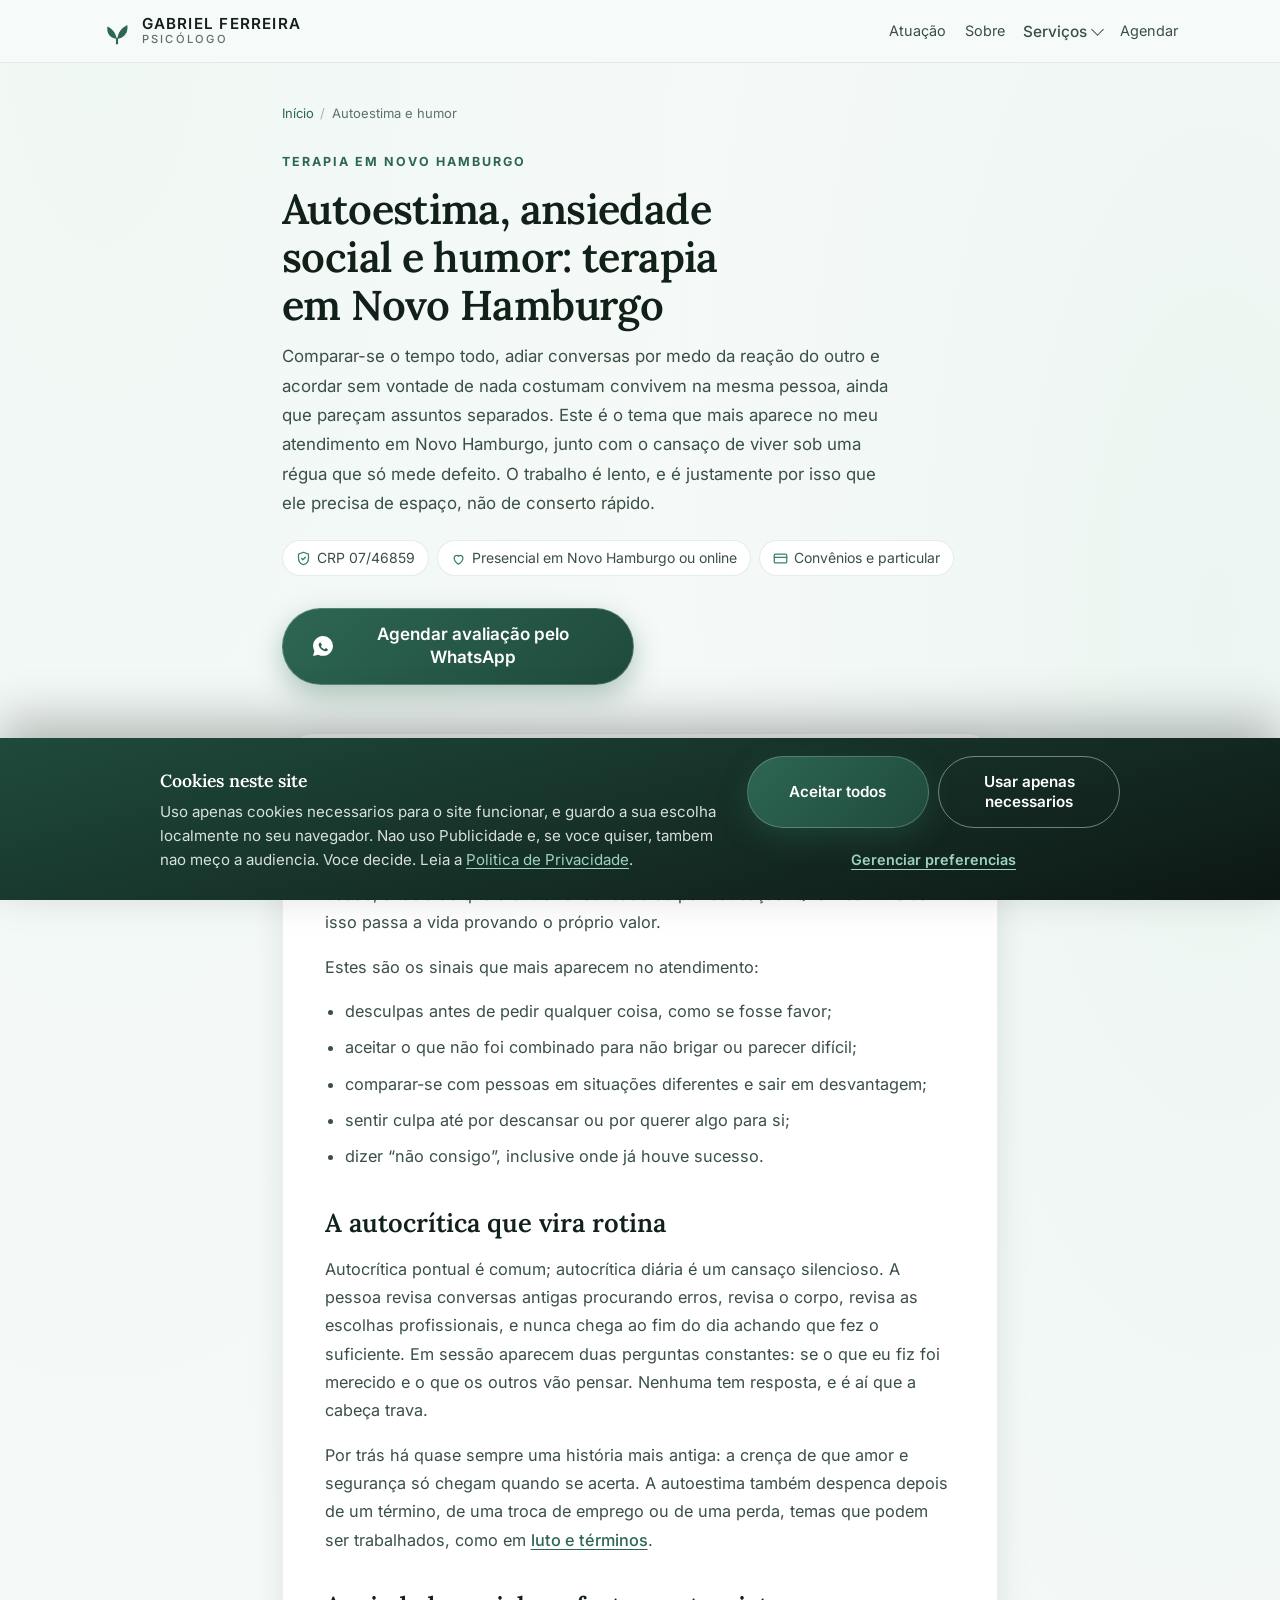
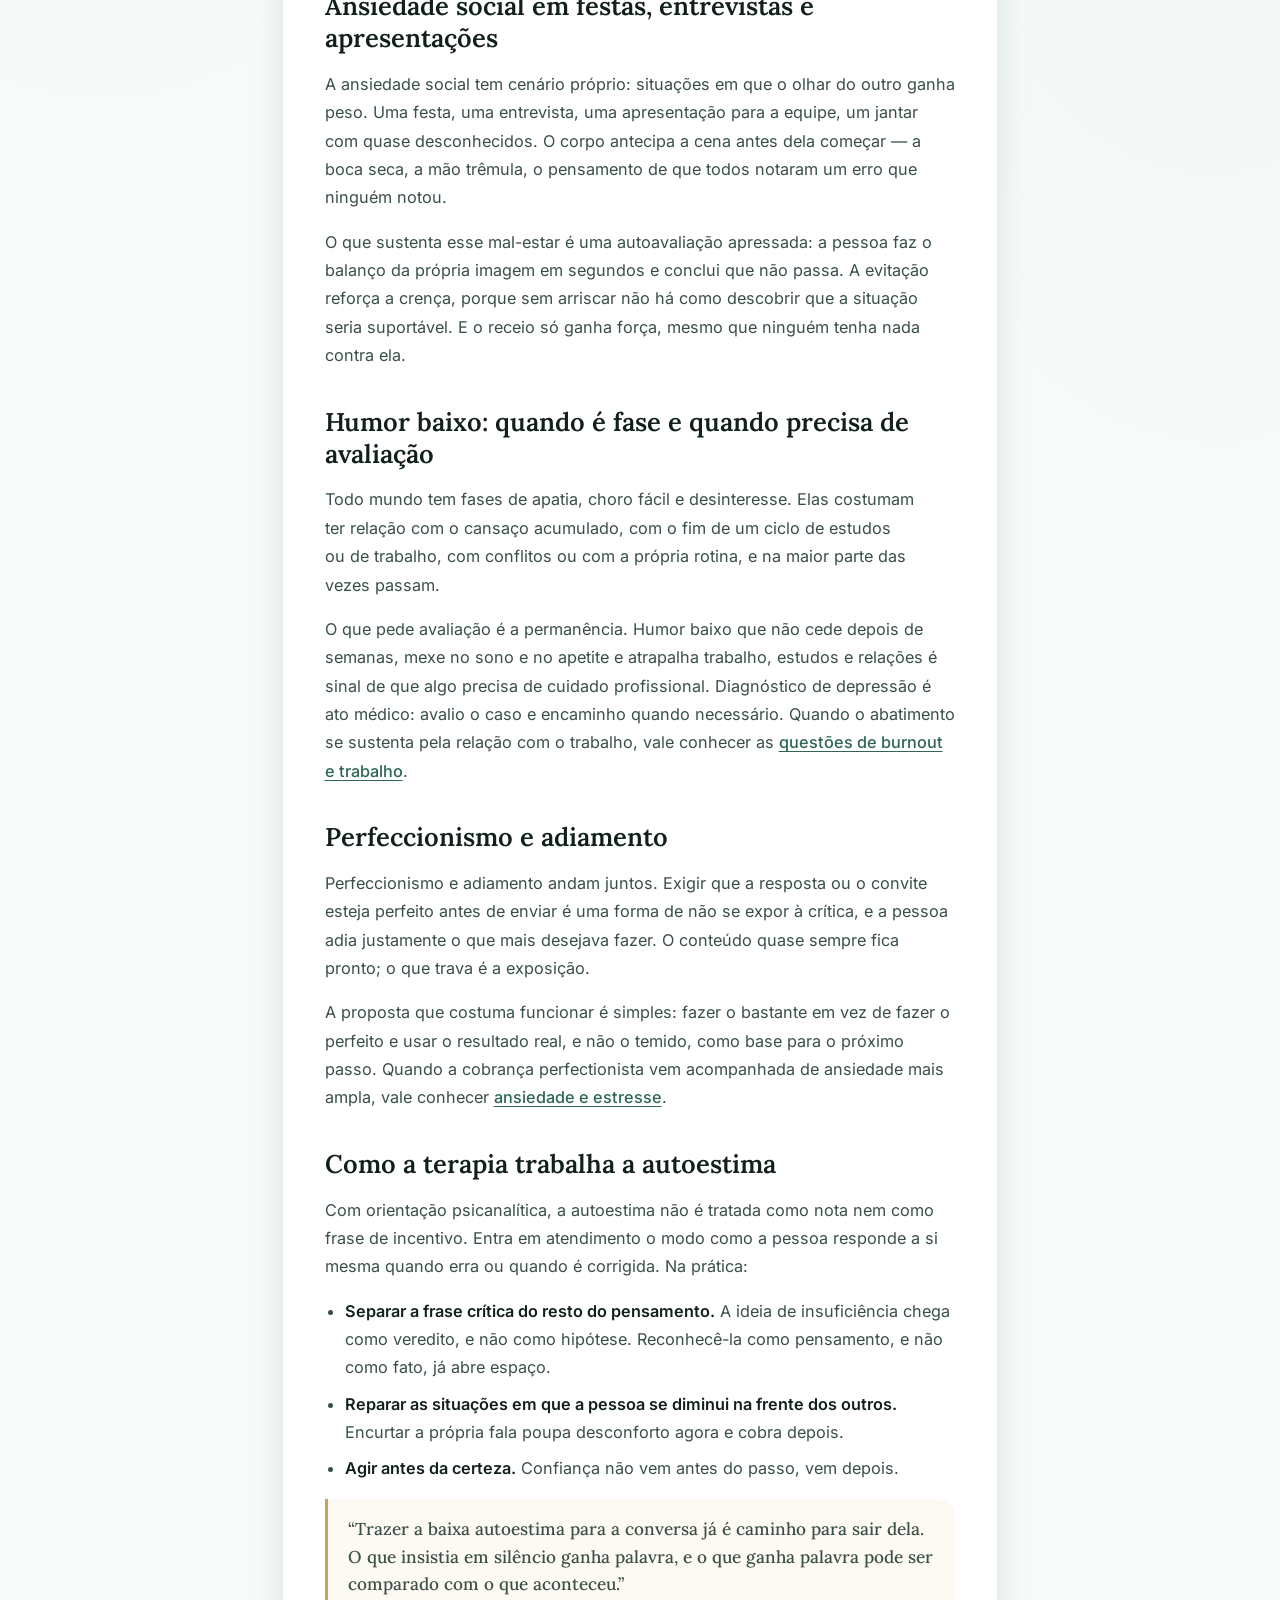
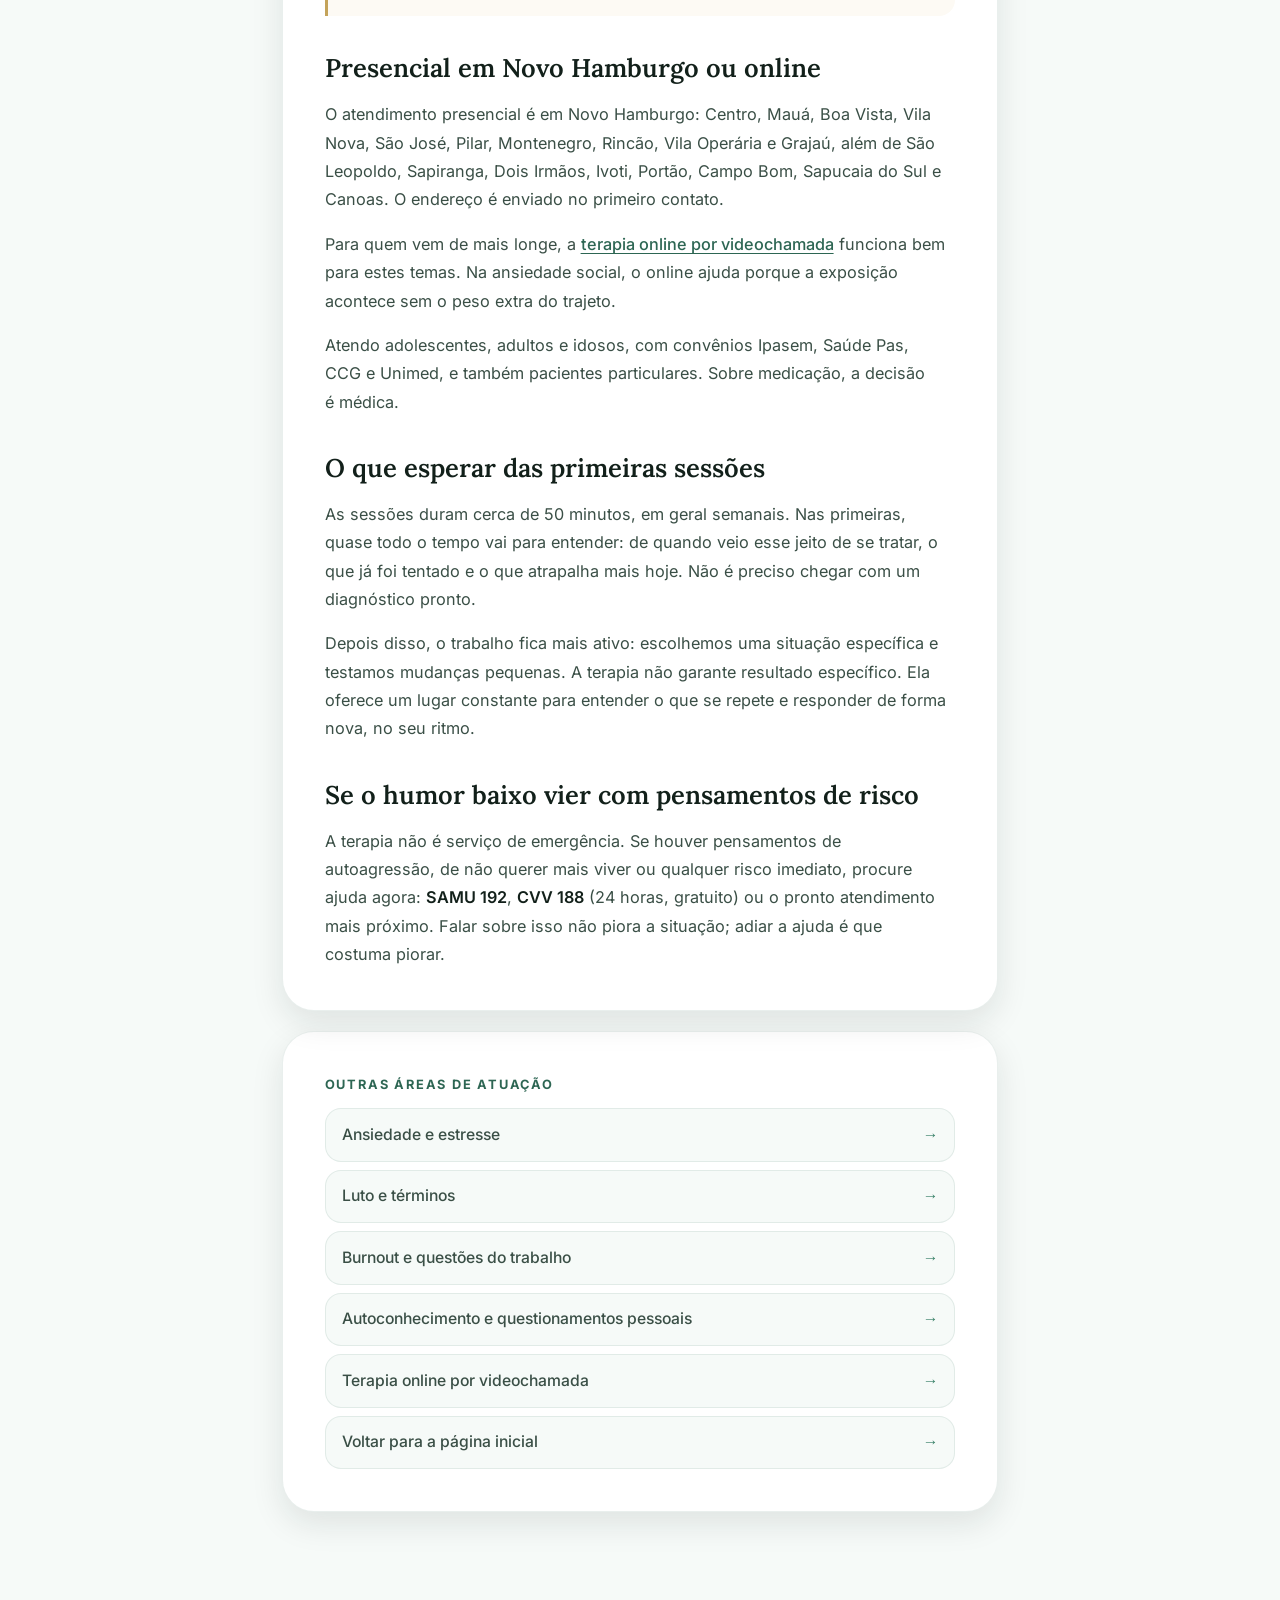
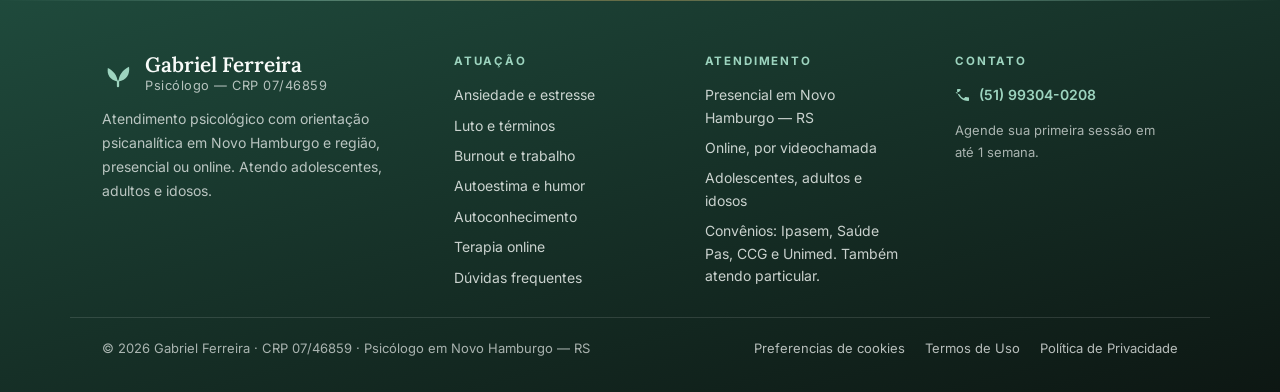
<file: autoestima-e-humor.html>
<!DOCTYPE html>
<html lang="pt-BR">
<head>
  <meta charset="UTF-8">
  <meta name="viewport" content="width=device-width, initial-scale=1.0">

  <title>Autoestima e ansiedade social | Psicólogo em Novo Hamburgo</title>
  <meta name="description" content="Psicólogo para autoestima, ansiedade social e humor baixo em Novo Hamburgo. Atendimento com orientação psicanalítica. CRP 07/46859. Presencial ou online.">
  <meta name="theme-color" content="#f6faf8">
  <meta name="robots" content="index, follow, max-image-preview:large">
  <link rel="canonical" href="https://seu-dominio.com.br/autoestima-e-humor.html">

  <meta property="og:type" content="article">
  <meta property="og:locale" content="pt_BR">
  <meta property="og:site_name" content="Gabriel Ferreira — Psicólogo">
  <meta property="og:url" content="https://seu-dominio.com.br/autoestima-e-humor.html">
  <meta property="og:title" content="Autoestima, ansiedade social e humor: terapia em Novo Hamburgo">
  <meta property="og:description" content="Como a baixa autoestima, a ansiedade social e o humor baixo se manifestam na rotina e o que a terapia com orientação psicanalítica trabalha em cada um.">
  <meta property="og:image" content="https://seu-dominio.com.br/assets/img/og-imagem.jpg">
  <meta property="og:image:width" content="1200">
  <meta property="og:image:height" content="630">

  <meta name="twitter:card" content="summary_large_image">
  <meta name="twitter:title" content="Autoestima, ansiedade social e humor: terapia em Novo Hamburgo">
  <meta name="twitter:description" content="Autocrítica, medo de exposição e humor baixo: como esses temas aparecem no cotidiano e o que o trabalho terapêutico aborda.">
  <meta name="twitter:image" content="https://seu-dominio.com.br/assets/img/og-imagem.jpg">

  <link rel="icon" href="favicon.ico" sizes="any">
  <link rel="icon" href="favicon.svg" type="image/svg+xml">
  <link rel="apple-touch-icon" href="apple-touch-icon.png">
  <link rel="manifest" href="site.webmanifest">

  <link rel="preload" href="assets/fonts/inter-var-latin.woff2" as="font" type="font/woff2" crossorigin>
  <link rel="stylesheet" href="assets/css/styles.css?v=38">
  <script>document.documentElement.classList.add('js');</script>

  <script type="application/ld+json">
  {
    "@context": "https://schema.org",
    "@graph": [
      {
        "@type": "BreadcrumbList",
        "itemListElement": [
          { "@type": "ListItem", "position": 1, "name": "Início", "item": "https://seu-dominio.com.br/" },
          { "@type": "ListItem", "position": 2, "name": "Autoestima e humor", "item": "https://seu-dominio.com.br/autoestima-e-humor.html" }
        ]
      },
      {
        "@type": "Service",
        "@id": "https://seu-dominio.com.br/autoestima-e-humor.html#servico",
        "name": "Terapia para autoestima, ansiedade social e humor",
        "serviceType": "Psicoterapia com orientação psicanalítica para autoestima, ansiedade social e humor",
        "description": "Atendimento psicológico para autoestima baixa, ansiedade social e humor deprimido em adolescentes, adultos e idosos. Presencial em Novo Hamburgo (RS) e online.",
        "provider": { "@id": "https://seu-dominio.com.br/#consultorio" },
        "areaServed": [
          { "@type": "City", "name": "Novo Hamburgo" },
          { "@type": "City", "name": "São Leopoldo" },
          { "@type": "City", "name": "Sapiranga" },
          { "@type": "City", "name": "Dois Irmãos" },
          { "@type": "City", "name": "Ivoti" },
          { "@type": "City", "name": "Portão" },
          { "@type": "City", "name": "Campo Bom" },
          { "@type": "City", "name": "Sapucaia do Sul" },
          { "@type": "City", "name": "Canoas" }
        ],
        "audience": {
          "@type": "PeopleAudience",
          "suggestedMinAge": 13
        },
        "availableChannel": {
          "@type": "ServiceChannel",
          "serviceUrl": "https://seu-dominio.com.br/autoestima-e-humor.html",
          "availableLanguage": "pt-BR"
        }
      },
      {
        "@type": "FAQPage",
        "mainEntity": [
          {
            "@type": "Question",
            "name": "A autoestima baixa se cura com terapia?",
            "acceptedAnswer": { "@type": "Answer", "text": "A terapia não promete uma cura automática nem um resultado específico. O que ela oferece é um espaço constante para entender de onde vem a ideia de que você não é suficiente, reconhecer os padrões de autocrítica e de autossabotagem e construir formas novas de se tratar. Se o quadro for intenso ou vier acompanhado de outros sintomas, um médico pode avaliar se há indicação de tratamento medicamentoso em paralelo, já que a decisão sobre remédio é médica." }
          },
          {
            "@type": "Question",
            "name": "Ansiedade social tem tratamento?",
            "acceptedAnswer": { "@type": "Answer", "text": "Tem, e a psicoterapia é o tratamento de primeira linha. O trabalho costuma combinar a leitura da autoavaliação apressada que a pessoa faz de si mesma com a exposição gradual às situações evitadas, no ritmo que o corpo suporta. Medicação pode ajudar em alguns casos, mas a indicação precisa ser feita por um médico." }
          },
          {
            "@type": "Question",
            "name": "Quando o humor baixo vira depressão?",
            "acceptedAnswer": { "@type": "Answer", "text": "Fases de apatia e desinteresse fazem parte da vida e em geral passam. O que pede avaliação é quando o abatimento não cede depois de semanas, altera o sono e o apetite, atrapalha trabalho, estudos e relações e vem com um esgotamento persistente. Diagnóstico de depressão é ato médico: como psicólogo, avalio o caso e encaminho para avaliação quando necessário." }
          },
          {
            "@type": "Question",
            "name": "Quanto tempo leva para a autoestima e o humor melhorarem?",
            "acceptedAnswer": { "@type": "Answer", "text": "Varia de pessoa para pessoa e não existe prazo que eu possa prometer. Algumas percebem mudanças em poucas semanas, em especial no que é mais visível, como a autocrítica no trabalho ou na relação com os outros. O que costuma se consolidar em alguns meses é uma relação menos dependente da aprovação alheia. As sessões duram cerca de 50 minutos, em geral semanais, e o progresso não é linear." }
          }
        ]
      }
    ]
  }
  </script>
</head>
<body class="page">

  <header class="site-head">
    <div class="container site-head__inner">
      <a class="site-head__id" href="index.html">
        <svg viewBox="0 0 40 40" aria-hidden="true" focusable="false">
          <path fill="currentColor" d="M20.5 30.5c.6-7.8 5.4-14.7 13.3-18.4 1.3 9.3-3.1 17-13.3 18.4z"/>
          <path fill="currentColor" d="M19.5 30.5c-.6-7-5-13.2-12.2-16.6-1.4 8.4 2.6 15.2 12.2 16.6z"/>
          <path fill="none" stroke="currentColor" stroke-width="2.8" stroke-linecap="round" d="M20 36.5v-6"/>
        </svg>
        <span>
          <span class="site-head__name">Gabriel Ferreira</span>
          <span class="site-head__role">Psicólogo</span>
        </span>
      </a>
      <nav class="site-head__nav" aria-label="Navegação">
        <a href="index.html#temas">Atuação</a>
        <a href="index.html#sobre">Sobre</a>
        <div class="nav__item">
<button class="nav__link nav__link--btn" type="button" aria-expanded="false" aria-controls="svcDrop">
<span>Serviços</span>
<svg class="nav__caret" viewBox="0 0 9 9" fill="none" aria-hidden="true" focusable="false"></svg>
</button>
<div class="nav__drop" id="svcDrop">
<a href="ansiedade-e-estresse.html">Ansiedade e estresse</a>
<a href="luto-e-terminos.html">Luto e términos</a>
<a href="burnout-e-trabalho.html">Burnout e trabalho</a>
<a href="autoestima-e-humor.html">Autoestima e humor</a>
<a href="autoconhecimento.html">Autoconhecimento</a>
<a href="terapia-online.html">Terapia online</a>
</div>
</div>
<a href="https://wa.me/5551993040208" target="_blank" rel="noopener noreferrer">Agendar</a>
      </nav>
<button class="burger" type="button" aria-expanded="false" aria-controls="mmenu" aria-label="Abrir menu">
<span class="burger__box" aria-hidden="true"><span class="burger__line"></span><span class="burger__line"></span><span class="burger__line"></span></span>
</button>
</div>
</header>
<div class="mmenu" id="mmenu" hidden>
<nav class="mmenu__nav" aria-label="Menu">
<a class="mmenu__link" href="index.html">Início</a>
<a class="mmenu__link" href="index.html#temas">Atuação</a>
<a class="mmenu__link" href="index.html#sobre">Sobre</a>
<p class="mmenu__label">Serviços</p>
<ul class="mmenu__services">
<li><a href="ansiedade-e-estresse.html">Ansiedade e estresse</a></li>
<li><a href="luto-e-terminos.html">Luto e términos</a></li>
<li><a href="burnout-e-trabalho.html">Burnout e trabalho</a></li>
<li><a href="autoestima-e-humor.html">Autoestima e humor</a></li>
<li><a href="autoconhecimento.html">Autoconhecimento</a></li>
<li><a href="terapia-online.html">Terapia online</a></li>
</ul>
<a class="mmenu__cta" href="https://wa.me/5551993040208" target="_blank" rel="noopener noreferrer"><svg viewBox="0 0 24 24" width="16" height="16" fill="none" stroke="currentColor" stroke-width="2" stroke-linecap="round" stroke-linejoin="round" aria-hidden="true" focusable="false"><path d="M22 16.9v3a2 2 0 0 1-2.2 2 19.8 19.8 0 0 1-8.6-3.1 19.5 19.5 0 0 1-6-6A19.8 19.8 0 0 1 2 4.2 2 2 0 0 1 4 2h3a2 2 0 0 1 2 1.7c.1 1 .4 1.9.7 2.8a2 2 0 0 1-.5 2.1L8.1 9.9a16 16 0 0 0 6 6l1.3-1.1a2 2 0 0 1 2.1-.5c.9.3 1.8.6 2.8.7A2 2 0 0 1 22 16.9z"/></svg><span>Agendar pelo WhatsApp</span></a>
</nav>
</div>

<main class="page-main">
    <div class="container container--narrow">

      <nav class="crumbs" aria-label="Você está em">
        <ol>
          <li><a href="index.html">Início</a></li>
          <li aria-current="page">Autoestima e humor</li>
        </ol>
      </nav>

      <header class="page-hero">
        <p class="eyebrow">Terapia em Novo Hamburgo</p>
        <h1>Autoestima, ansiedade social e humor: terapia em Novo Hamburgo</h1>
        <p class="text lead-p">Comparar-se o tempo todo, adiar conversas por medo da reação do outro e acordar sem vontade de nada costumam convivem na mesma pessoa, ainda que pareçam assuntos separados. Este é o tema que mais aparece no meu atendimento em Novo Hamburgo, junto com o cansaço de viver sob uma régua que só mede defeito. O trabalho é lento, e é justamente por isso que ele precisa de espaço, não de conserto rápido.</p>
        <ul class="page-meta">
          <li>
            <svg viewBox="0 0 24 24" fill="none" stroke="currentColor" stroke-width="2" stroke-linecap="round" stroke-linejoin="round" aria-hidden="true" focusable="false"><path d="M12 2 4 5v6c0 5 3.4 9.4 8 11 4.6-1.6 8-6 8-11V5z"/><path d="m9 12 2 2 4-4"/></svg>
            <span>CRP 07/46859</span>
          </li>
          <li>
            <svg viewBox="0 0 24 24" fill="none" stroke="currentColor" stroke-width="2" stroke-linecap="round" stroke-linejoin="round" aria-hidden="true" focusable="false"><path d="M12 21s-7-4.5-7-10a4 4 0 0 1 7-2.5A4 4 0 0 1 19 11c0 5.5-7 10-7 10z"/></svg>
            <span>Presencial em Novo Hamburgo ou online</span>
          </li>
          <li>
            <svg viewBox="0 0 24 24" fill="none" stroke="currentColor" stroke-width="2" stroke-linecap="round" stroke-linejoin="round" aria-hidden="true" focusable="false"><rect x="2" y="5" width="20" height="14" rx="2"/><path d="M2 10h20"/></svg>
            <span>Convênios e particular</span>
          </li>
        </ul>
      <div class="page-hero__cta">
  <a class="btn" href="https://wa.me/5551993040208" target="_blank" rel="noopener noreferrer">
    <svg class="btn__icon" viewBox="0 0 24 24" width="20" height="20" aria-hidden="true" focusable="false" fill="currentColor"><path d="M12.04 0C5.46 0 .1 5.36.1 11.94c0 2.1.55 4.14 1.6 5.95L.06 24l6.3-1.65a11.9 11.9 0 005.68 1.45h.01c6.55 0 11.9-5.36 11.9-11.94A11.82 11.82 0 0020.5 3.49 11.82 11.82 0 0012.04 0m5.8 16.9c-.25.7-1.43 1.34-1.97 1.39-.5.05-.98.24-3.3-.69-2.78-1.1-4.55-3.94-4.69-4.13-.14-.19-1.13-1.5-1.13-2.87 0-1.36.71-2.03.97-2.31.25-.27.55-.34.74-.34h.53c.17 0 .4-.07.63.48.24.57.8 1.97.87 2.11.07.14.12.31.02.5-.1.19-.15.31-.29.47l-.44.51c-.14.14-.29.29-.12.57.16.27.73 1.2 1.56 1.94 1.07.95 1.97 1.25 2.25 1.39.27.14.43.12.59-.07.16-.19.68-.79.86-1.06.17-.27.35-.22.59-.13.24.09 1.5.7 1.76.83.27.12.44.19.51.29.06.1.06.57-.19 1.27z"/></svg>
    <span class="btn__label">Agendar avaliação pelo WhatsApp</span>
  </a>
</div>
</header>

<div class="page-body">

        <article class="page-card prose reveal">
          <h2>Como a baixa autoestima aparece na rotina</h2>
          <p>A baixa autoestima raramente se anuncia com esse nome. Ela aparece como uma sensação difusa de que quase sempre há algo errado: a roupa errada, o tom usado, a ideia de que o outro foi educado só por educação. Quem convive com isso passa a vida provando o próprio valor.</p>
          <p>Estes são os sinais que mais aparecem no atendimento:</p>
          <ul>
            <li>desculpas antes de pedir qualquer coisa, como se fosse favor;</li>
            <li>aceitar o que não foi combinado para não brigar ou parecer difícil;</li>
            <li>comparar-se com pessoas em situações diferentes e sair em desvantagem;</li>
            <li>sentir culpa até por descansar ou por querer algo para si;</li>
            <li>dizer “não consigo”, inclusive onde já houve sucesso.</li>
          </ul>

          <h2>A autocrítica que vira rotina</h2>
          <p>Autocrítica pontual é comum; autocrítica diária é um cansaço silencioso. A pessoa revisa conversas antigas procurando erros, revisa o corpo, revisa as escolhas profissionais, e nunca chega ao fim do dia achando que fez o suficiente. Em sessão aparecem duas perguntas constantes: se o que eu fiz foi merecido e o que os outros vão pensar. Nenhuma tem resposta, e é aí que a cabeça trava.</p>
          <p>Por trás há quase sempre uma história mais antiga: a crença de que amor e segurança só chegam quando se acerta. A autoestima também despenca depois de um término, de uma troca de emprego ou de uma perda, temas que podem ser trabalhados, como em <a href="luto-e-terminos.html">luto e términos</a>.</p>

          <h2>Ansiedade social em festas, entrevistas e apresentações</h2>
          <p>A ansiedade social tem cenário próprio: situações em que o olhar do outro ganha peso. Uma festa, uma entrevista, uma apresentação para a equipe, um jantar com quase desconhecidos. O corpo antecipa a cena antes dela começar — a boca seca, a mão trêmula, o pensamento de que todos notaram um erro que ninguém notou.</p>
          <p>O que sustenta esse mal-estar é uma autoavaliação apressada: a pessoa faz o balanço da própria imagem em segundos e conclui que não passa. A evitação reforça a crença, porque sem arriscar não há como descobrir que a situação seria suportável. E o receio só ganha força, mesmo que ninguém tenha nada contra ela.</p>

          <h2>Humor baixo: quando é fase e quando precisa de avaliação</h2>
          <p>Todo mundo tem fases de apatia, choro fácil e desinteresse. Elas costumam ter relação com o cansaço acumulado, com o fim de um ciclo de estudos ou de trabalho, com conflitos ou com a própria rotina, e na maior parte das vezes passam.</p>
          <p>O que pede avaliação é a permanência. Humor baixo que não cede depois de semanas, mexe no sono e no apetite e atrapalha trabalho, estudos e relações é sinal de que algo precisa de cuidado profissional. Diagnóstico de depressão é ato médico: avalio o caso e encaminho quando necessário. Quando o abatimento se sustenta pela relação com o trabalho, vale conhecer as <a href="burnout-e-trabalho.html">questões de burnout e trabalho</a>.</p>

          <h2>Perfeccionismo e adiamento</h2>
          <p>Perfeccionismo e adiamento andam juntos. Exigir que a resposta ou o convite esteja perfeito antes de enviar é uma forma de não se expor à crítica, e a pessoa adia justamente o que mais desejava fazer. O conteúdo quase sempre fica pronto; o que trava é a exposição.</p>
          <p>A proposta que costuma funcionar é simples: fazer o bastante em vez de fazer o perfeito e usar o resultado real, e não o temido, como base para o próximo passo. Quando a cobrança perfectionista vem acompanhada de ansiedade mais ampla, vale conhecer <a href="ansiedade-e-estresse.html">ansiedade e estresse</a>.</p>

          <h2>Como a terapia trabalha a autoestima</h2>
          <p>Com orientação psicanalítica, a autoestima não é tratada como nota nem como frase de incentivo. Entra em atendimento o modo como a pessoa responde a si mesma quando erra ou quando é corrigida. Na prática:</p>
          <ul>
            <li><strong>Separar a frase crítica do resto do pensamento.</strong> A ideia de insuficiência chega como veredito, e não como hipótese. Reconhecê-la como pensamento, e não como fato, já abre espaço.</li>
            <li><strong>Reparar as situações em que a pessoa se diminui na frente dos outros.</strong> Encurtar a própria fala poupa desconforto agora e cobra depois.</li>
            <li><strong>Agir antes da certeza.</strong> Confiança não vem antes do passo, vem depois.</li>
          </ul>

          <div class="callout">
            <p>“Trazer a baixa autoestima para a conversa já é caminho para sair dela. O que insistia em silêncio ganha palavra, e o que ganha palavra pode ser comparado com o que aconteceu.”</p>
          </div>

          <h2>Presencial em Novo Hamburgo ou online</h2>
          <p>O atendimento presencial é em Novo Hamburgo: Centro, Mauá, Boa Vista, Vila Nova, São José, Pilar, Montenegro, Rincão, Vila Operária e Grajaú, além de São Leopoldo, Sapiranga, Dois Irmãos, Ivoti, Portão, Campo Bom, Sapucaia do Sul e Canoas. O endereço é enviado no primeiro contato.</p>
          <p>Para quem vem de mais longe, a <a href="terapia-online.html">terapia online por videochamada</a> funciona bem para estes temas. Na ansiedade social, o online ajuda porque a exposição acontece sem o peso extra do trajeto.</p>
          <p>Atendo adolescentes, adultos e idosos, com convênios Ipasem, Saúde Pas, CCG e Unimed, e também pacientes particulares. Sobre medicação, a decisão é médica.</p>

          <h2>O que esperar das primeiras sessões</h2>
          <p>As sessões duram cerca de 50 minutos, em geral semanais. Nas primeiras, quase todo o tempo vai para entender: de quando veio esse jeito de se tratar, o que já foi tentado e o que atrapalha mais hoje. Não é preciso chegar com um diagnóstico pronto.</p>
          <p>Depois disso, o trabalho fica mais ativo: escolhemos uma situação específica e testamos mudanças pequenas. A terapia não garante resultado específico. Ela oferece um lugar constante para entender o que se repete e responder de forma nova, no seu ritmo.</p>

          <h2>Se o humor baixo vier com pensamentos de risco</h2>
          <p>A terapia não é serviço de emergência. Se houver pensamentos de autoagressão, de não querer mais viver ou qualquer risco imediato, procure ajuda agora: <strong>SAMU 192</strong>, <strong>CVV 188</strong> (24 horas, gratuito) ou o pronto atendimento mais próximo. Falar sobre isso não piora a situação; adiar a ajuda é que costuma piorar.</p>
        </article>


        <div class="page-card related">
          <h2>Outras áreas de atuação</h2>
          <ul>
            <li><a href="ansiedade-e-estresse.html">Ansiedade e estresse</a></li>
            <li><a href="luto-e-terminos.html">Luto e términos</a></li>
            <li><a href="burnout-e-trabalho.html">Burnout e questões do trabalho</a></li>
            <li><a href="autoconhecimento.html">Autoconhecimento e questionamentos pessoais</a></li>
            <li><a href="terapia-online.html">Terapia online por videochamada</a></li>
            <li><a href="index.html">Voltar para a página inicial</a></li>
          </ul>
        </div>

      </div>
    </div>
  </main>

  <footer class="footer">
    <div class="container footer__inner">
      <div class="footer__brand">
        <a class="footer__id" href="index.html">
          <svg class="footer__leaf" viewBox="0 0 40 40" aria-hidden="true" focusable="false">
            <path fill="currentColor" d="M20.5 30.5c.6-7.8 5.4-14.7 13.3-18.4 1.3 9.3-3.1 17-13.3 18.4z"/>
            <path fill="currentColor" d="M19.5 30.5c-.6-7-5-13.2-12.2-16.6-1.4 8.4 2.6 15.2 12.2 16.6z"/>
            <path fill="none" stroke="currentColor" stroke-width="2.8" stroke-linecap="round" d="M20 36.5v-6"/>
          </svg>
          <span class="footer__names">
            <span class="footer__name">Gabriel Ferreira</span>
            <span class="footer__role">Psicólogo — CRP 07/46859</span>
          </span>
        </a>
        <p class="footer__tagline">Atendimento psicológico com orientação psicanalítica em Novo Hamburgo e região, presencial ou online. Atendo adolescentes, adultos e idosos.</p>
      </div>

      <nav class="footer__col" aria-label="Áreas de atuação">
        <h2 class="footer__title">Atuação</h2>
        <ul class="footer__list">
          <li><a href="ansiedade-e-estresse.html">Ansiedade e estresse</a></li>
          <li><a href="luto-e-terminos.html">Luto e términos</a></li>
          <li><a href="burnout-e-trabalho.html">Burnout e trabalho</a></li>
          <li><a href="autoestima-e-humor.html">Autoestima e humor</a></li>
          <li><a href="autoconhecimento.html">Autoconhecimento</a></li>
          <li><a href="terapia-online.html">Terapia online</a></li>
          <li><a href="index.html#faq">Dúvidas frequentes</a></li>
        </ul>
      </nav>
<div class="footer__col">
        <h2 class="footer__title">Atendimento</h2>
        <ul class="footer__list">
          <li>Presencial em Novo Hamburgo — RS</li>
          <li>Online, por videochamada</li>
          <li>Adolescentes, adultos e idosos</li>
          <li>Convênios: Ipasem, Saúde Pas, CCG e Unimed. Também atendo particular.</li>
        </ul>
      </div>

      <div class="footer__col">
        <h2 class="footer__title">Contato</h2>
        <ul class="footer__list">
          <li>
            <a class="footer__contact" href="tel:+5551993040208">
              <svg viewBox="0 0 24 24" width="16" height="16" aria-hidden="true" focusable="false" fill="currentColor"><path d="M6.62 10.79a15.053 15.053 0 006.59 6.59l2.2-2.2a.996.996 0 011.02-.24c1.12.37 2.33.57 3.57.57a1 1 0 011 1V20a1 1 0 01-1 1A17 17 0 013 4a1 1 0 011-1h3.5a1 1 0 011 1c0 .33-.09.65-.24.94l-2.2 2.2a.996.996 0 01-1.02.24c-.92.3-1.9.47-2.92.47a1 1 0 00-1 1z"/></svg>
              <span>(51) 99304-0208</span>
            </a>
          </li>
          <li class="footer__note">Agende sua primeira sessão em até 1 semana.</li>
        </ul>
      </div>
    </div>

    <div class="container footer__base">
      <p class="footer__copy">© 2026 Gabriel Ferreira · CRP 07/46859 · Psicólogo em Novo Hamburgo — RS</p>
      <nav class="footer__legal" aria-label="Links legais">
        <a href="politica-de-privacidade.html#cookies" data-cookie-prefs>Preferencias de cookies</a>
        <a href="termos-de-uso.html">Termos de Uso</a>
        <a href="politica-de-privacidade.html">Política de Privacidade</a>
      </nav>
</div>
  </footer>

  <a class="btn btn--sticky" href="https://wa.me/5551993040208" target="_blank" rel="noopener noreferrer" aria-label="Agendar consulta pelo WhatsApp">
  <svg class="btn__icon" viewBox="0 0 24 24" width="24" height="24" aria-hidden="true" focusable="false" fill="currentColor"><path d="M12.04 0C5.46 0 .1 5.36.1 11.94c0 2.1.55 4.14 1.6 5.95L.06 24l6.3-1.65a11.9 11.9 0 005.68 1.45h.01c6.55 0 11.9-5.36 11.9-11.94A11.82 11.82 0 0020.5 3.49 11.82 11.82 0 0012.04 0m5.8 16.9c-.25.7-1.43 1.34-1.97 1.39-.5.05-.98.24-3.3-.69-2.78-1.1-4.55-3.94-4.69-4.13-.14-.19-1.13-1.5-1.13-2.87 0-1.36.71-2.03.97-2.31.25-.27.55-.34.74-.34h.53c.17 0 .4-.07.63.48.24.57.8 1.97.87 2.11.07.14.12.31.02.5-.1.19-.15.31-.29.47l-.44.51c-.14.14-.29.29-.12.57.16.27.73 1.2 1.56 1.94 1.07.95 1.97 1.25 2.25 1.39.27.14.43.12.59-.07.16-.19.68-.79.86-1.06.17-.27.35-.22.59-.13.24.09 1.5.7 1.76.83.27.12.44.19.51.29.06.1.06.57-.19 1.27z"/></svg>
  <span class="btn__label">Agendar consulta</span>
</a>


  <script src="assets/js/pagina.js?v=38" defer></script>
<script src="assets/js/nav.js?v=38" defer></script>

  <script src="assets/js/cookies.js?v=38" defer></script>
</body>
</html>
</file>
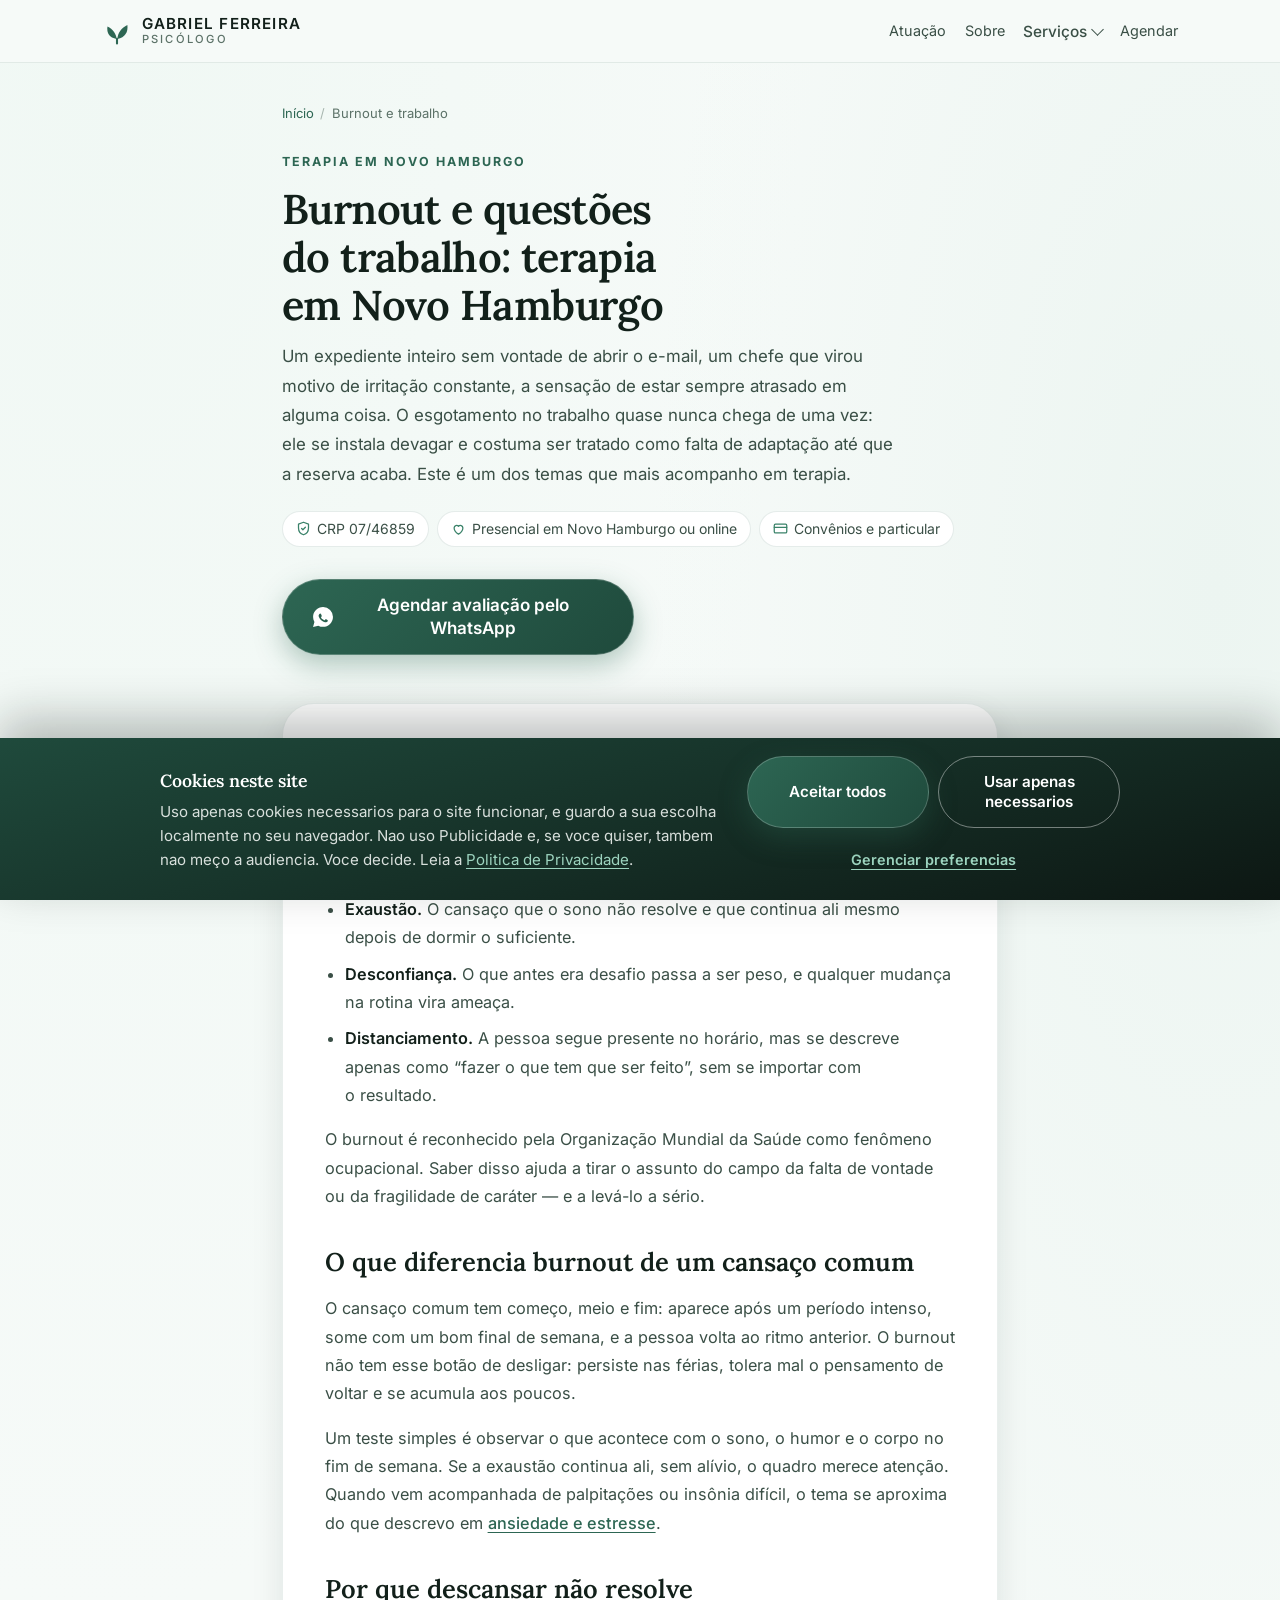
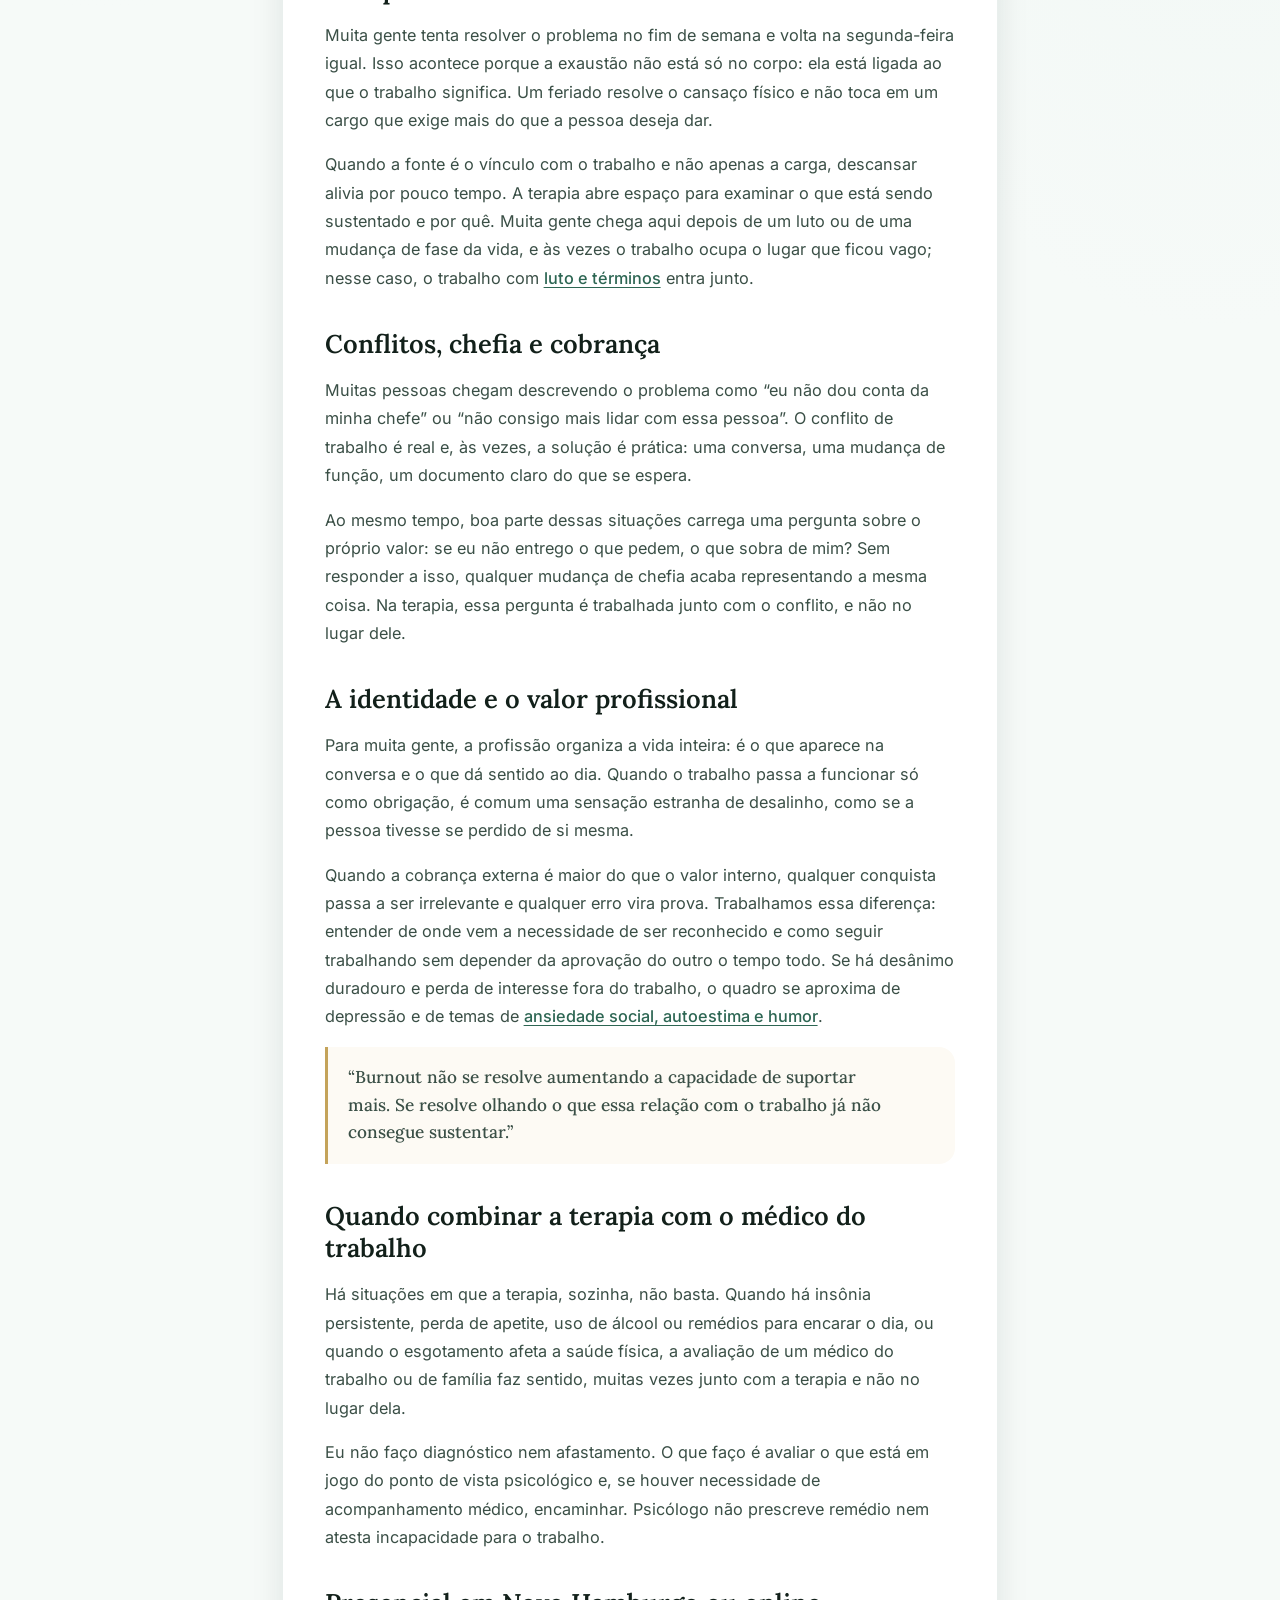
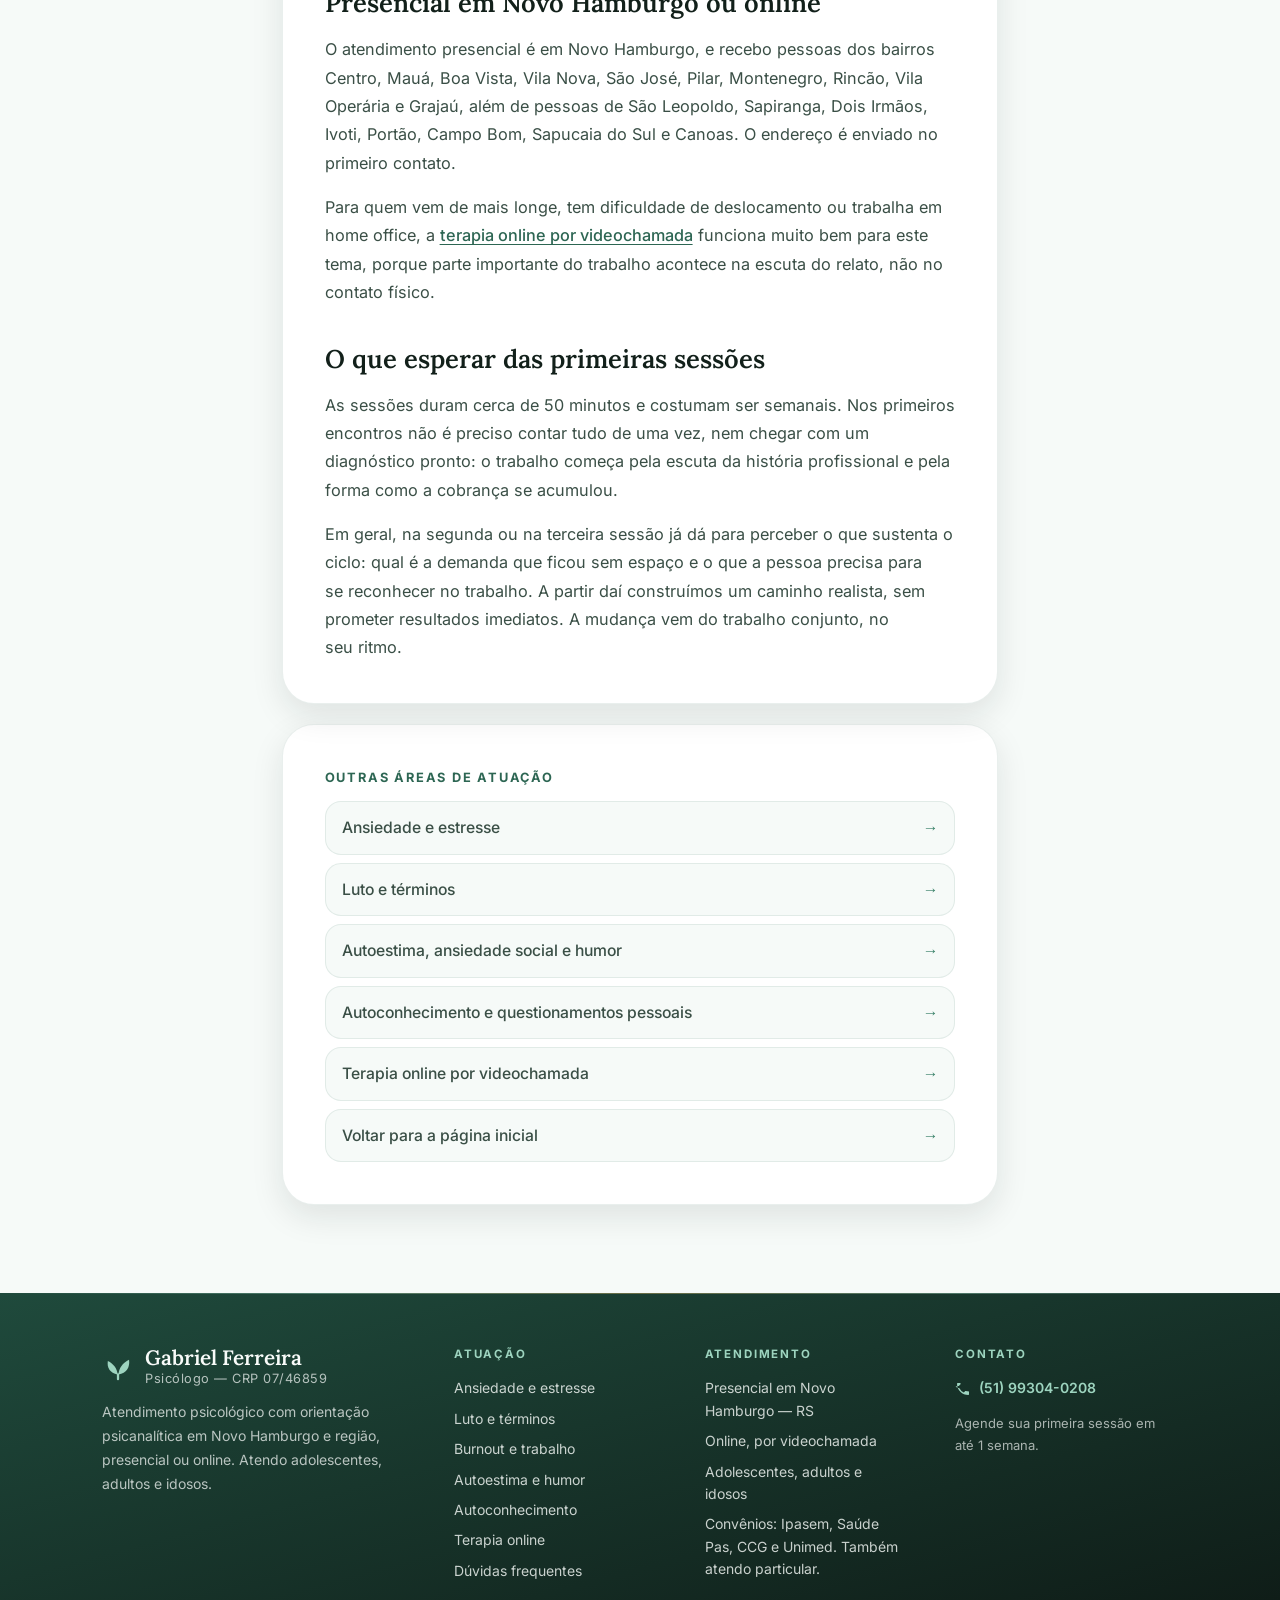
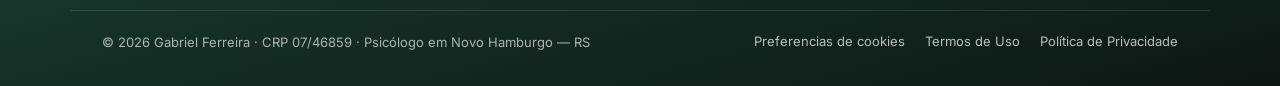
<file: burnout-e-trabalho.html>
<!DOCTYPE html>
<html lang="pt-BR">
<head>
  <meta charset="UTF-8">
  <meta name="viewport" content="width=device-width, initial-scale=1.0">

  <title>Burnout e trabalho | Psicólogo em Novo Hamburgo</title>
  <meta name="description" content="Psicólogo para burnout e questões do trabalho em Novo Hamburgo. Exaustão, desmotivação e dificuldade de concentração. CRP 07/46859. Presencial ou online.">
  <meta name="theme-color" content="#f6faf8">
  <meta name="robots" content="index, follow, max-image-preview:large">
  <link rel="canonical" href="https://seu-dominio.com.br/burnout-e-trabalho.html">

  <meta property="og:type" content="article">
  <meta property="og:locale" content="pt_BR">
  <meta property="og:site_name" content="Gabriel Ferreira — Psicólogo">
  <meta property="og:url" content="https://seu-dominio.com.br/burnout-e-trabalho.html">
  <meta property="og:title" content="Terapia para burnout e questões do trabalho em Novo Hamburgo">
  <meta property="og:description" content="Como o esgotamento no trabalho se instala aos poucos e o que a terapia com orientação psicanalítica pode fazer com exaustão, desmotivação e cobrança constante.">
  <meta property="og:image" content="https://seu-dominio.com.br/assets/img/og-imagem.jpg">
  <meta property="og:image:width" content="1200">
  <meta property="og:image:height" content="630">

  <meta name="twitter:card" content="summary_large_image">
  <meta name="twitter:title" content="Terapia para burnout e questões do trabalho em Novo Hamburgo">
  <meta name="twitter:description" content="Exaustão que o sono não resolve, chefia difícil e perda de motivação: entenda o que sustenta o burnout e como a terapia ajuda.">
  <meta name="twitter:image" content="https://seu-dominio.com.br/assets/img/og-imagem.jpg">

  <link rel="icon" href="favicon.ico" sizes="any">
  <link rel="icon" href="favicon.svg" type="image/svg+xml">
  <link rel="apple-touch-icon" href="apple-touch-icon.png">
  <link rel="manifest" href="site.webmanifest">

  <link rel="preload" href="assets/fonts/inter-var-latin.woff2" as="font" type="font/woff2" crossorigin>
  <link rel="stylesheet" href="assets/css/styles.css?v=38">
  <script>document.documentElement.classList.add('js');</script>

  <script type="application/ld+json">
  {
    "@context": "https://schema.org",
    "@graph": [
      {
        "@type": "BreadcrumbList",
        "itemListElement": [
          { "@type": "ListItem", "position": 1, "name": "Início", "item": "https://seu-dominio.com.br/" },
          { "@type": "ListItem", "position": 2, "name": "Burnout e trabalho", "item": "https://seu-dominio.com.br/burnout-e-trabalho.html" }
        ]
      },
      {
        "@type": "Service",
        "@id": "https://seu-dominio.com.br/burnout-e-trabalho.html#servico",
        "name": "Terapia para burnout e questões do trabalho",
        "serviceType": "Psicoterapia com orientação psicanalítica",
        "description": "Atendimento psicológico para burnout, esgotamento profissional, conflitos no trabalho, cobrança excessiva e perda de motivação. Presencial em Novo Hamburgo (RS) e online.",
        "provider": { "@id": "https://seu-dominio.com.br/#consultorio" },
        "areaServed": [
          { "@type": "City", "name": "Novo Hamburgo" },
          { "@type": "City", "name": "São Leopoldo" },
          { "@type": "City", "name": "Sapiranga" },
          { "@type": "City", "name": "Dois Irmãos" },
          { "@type": "City", "name": "Ivoti" },
          { "@type": "City", "name": "Portão" },
          { "@type": "City", "name": "Campo Bom" },
          { "@type": "City", "name": "Sapucaia do Sul" },
          { "@type": "City", "name": "Canoas" }
        ],
        "audience": {
          "@type": "PeopleAudience",
          "suggestedMinAge": 13
        },
        "availableChannel": {
          "@type": "ServiceChannel",
          "serviceUrl": "https://seu-dominio.com.br/burnout-e-trabalho.html",
          "availableLanguage": "pt-BR"
        }
      },
      {
        "@type": "FAQPage",
        "mainEntity": [
          {
            "@type": "Question",
            "name": "Burnout é uma doença?",
            "acceptedAnswer": { "@type": "Answer", "text": "Não no sentido médico. A Organização Mundial da Saúde reconhece o burnout como fenômeno ocupacional, descrito por três dimensões: exaustão, cinismo ou desconfiança em relação ao trabalho, e redução da realização profissional. Como ele costuma vir acompanhado de ansiedade e depressão, a avaliação do que está em jogo no seu caso é feita em terapia, com encaminhamento médico quando necessário." }
          },
          {
            "@type": "Question",
            "name": "Posso continuar trabalhando enquanto faço terapia?",
            "acceptedAnswer": { "@type": "Answer", "text": "Muitas pessoas continuam. Em geral não é preciso parar para tratar o esgotamento no trabalho, e a terapia costuma ser ajustada ao seu ritmo. Se o quadro for intenso a ponto de você não conseguir cumprir as suas funções, o caminho é conversar com a chefia e com um médico do trabalho. Eu não faço atestado nem afastamento." }
          },
          {
            "@type": "Question",
            "name": "Quanto tempo leva para o burnout melhorar com a terapia?",
            "acceptedAnswer": { "@type": "Answer", "text": "Varia muito. As sessões duram cerca de 50 minutos e costumam ser semanais. Nos primeiros encontros é comum já perceber mudanças na intensidade da exaustão e na relação com a cobrança. O que se consolida ao longo de alguns meses costuma ser uma postura diferente diante do trabalho, com mais clareza sobre o que é sustentável. O progresso não é linear, e a terapia não garante resultado específico." }
          },
          {
            "@type": "Question",
            "name": "A terapia online funciona para questões do trabalho?",
            "acceptedAnswer": { "@type": "Answer", "text": "Funciona muito bem. Parte importante deste trabalho acontece na escuta do relato e não no contato físico, o que faz do atendimento por videochamada uma alternativa adequada, especialmente para quem trabalha em home office ou vem de cidades distantes. Também é útil como ponte enquanto se procura um atendimento presencial na região de Novo Hamburgo." }
          }
        ]
      }
    ]
  }
  </script>
</head>
<body class="page">

  <header class="site-head">
    <div class="container site-head__inner">
      <a class="site-head__id" href="index.html">
        <svg viewBox="0 0 40 40" aria-hidden="true" focusable="false">
          <path fill="currentColor" d="M20.5 30.5c.6-7.8 5.4-14.7 13.3-18.4 1.3 9.3-3.1 17-13.3 18.4z"/>
          <path fill="currentColor" d="M19.5 30.5c-.6-7-5-13.2-12.2-16.6-1.4 8.4 2.6 15.2 12.2 16.6z"/>
          <path fill="none" stroke="currentColor" stroke-width="2.8" stroke-linecap="round" d="M20 36.5v-6"/>
        </svg>
        <span>
          <span class="site-head__name">Gabriel Ferreira</span>
          <span class="site-head__role">Psicólogo</span>
        </span>
      </a>
      <nav class="site-head__nav" aria-label="Navegação">
        <a href="index.html#temas">Atuação</a>
        <a href="index.html#sobre">Sobre</a>
        <div class="nav__item">
<button class="nav__link nav__link--btn" type="button" aria-expanded="false" aria-controls="svcDrop">
<span>Serviços</span>
<svg class="nav__caret" viewBox="0 0 9 9" fill="none" aria-hidden="true" focusable="false"></svg>
</button>
<div class="nav__drop" id="svcDrop">
<a href="ansiedade-e-estresse.html">Ansiedade e estresse</a>
<a href="luto-e-terminos.html">Luto e términos</a>
<a href="burnout-e-trabalho.html">Burnout e trabalho</a>
<a href="autoestima-e-humor.html">Autoestima e humor</a>
<a href="autoconhecimento.html">Autoconhecimento</a>
<a href="terapia-online.html">Terapia online</a>
</div>
</div>
<a href="https://wa.me/5551993040208" target="_blank" rel="noopener noreferrer">Agendar</a>
      </nav>
<button class="burger" type="button" aria-expanded="false" aria-controls="mmenu" aria-label="Abrir menu">
<span class="burger__box" aria-hidden="true"><span class="burger__line"></span><span class="burger__line"></span><span class="burger__line"></span></span>
</button>
</div>
</header>
<div class="mmenu" id="mmenu" hidden>
<nav class="mmenu__nav" aria-label="Menu">
<a class="mmenu__link" href="index.html">Início</a>
<a class="mmenu__link" href="index.html#temas">Atuação</a>
<a class="mmenu__link" href="index.html#sobre">Sobre</a>
<p class="mmenu__label">Serviços</p>
<ul class="mmenu__services">
<li><a href="ansiedade-e-estresse.html">Ansiedade e estresse</a></li>
<li><a href="luto-e-terminos.html">Luto e términos</a></li>
<li><a href="burnout-e-trabalho.html">Burnout e trabalho</a></li>
<li><a href="autoestima-e-humor.html">Autoestima e humor</a></li>
<li><a href="autoconhecimento.html">Autoconhecimento</a></li>
<li><a href="terapia-online.html">Terapia online</a></li>
</ul>
<a class="mmenu__cta" href="https://wa.me/5551993040208" target="_blank" rel="noopener noreferrer"><svg viewBox="0 0 24 24" width="16" height="16" fill="none" stroke="currentColor" stroke-width="2" stroke-linecap="round" stroke-linejoin="round" aria-hidden="true" focusable="false"><path d="M22 16.9v3a2 2 0 0 1-2.2 2 19.8 19.8 0 0 1-8.6-3.1 19.5 19.5 0 0 1-6-6A19.8 19.8 0 0 1 2 4.2 2 2 0 0 1 4 2h3a2 2 0 0 1 2 1.7c.1 1 .4 1.9.7 2.8a2 2 0 0 1-.5 2.1L8.1 9.9a16 16 0 0 0 6 6l1.3-1.1a2 2 0 0 1 2.1-.5c.9.3 1.8.6 2.8.7A2 2 0 0 1 22 16.9z"/></svg><span>Agendar pelo WhatsApp</span></a>
</nav>
</div>

<main class="page-main">
    <div class="container container--narrow">

      <nav class="crumbs" aria-label="Você está em">
        <ol>
          <li><a href="index.html">Início</a></li>
          <li aria-current="page">Burnout e trabalho</li>
        </ol>
      </nav>

      <header class="page-hero">
        <p class="eyebrow">Terapia em Novo Hamburgo</p>
        <h1>Burnout e questões do trabalho: terapia em Novo Hamburgo</h1>
        <p class="text lead-p">Um expediente inteiro sem vontade de abrir o e-mail, um chefe que virou motivo de irritação constante, a sensação de estar sempre atrasado em alguma coisa. O esgotamento no trabalho quase nunca chega de uma vez: ele se instala devagar e costuma ser tratado como falta de adaptação até que a reserva acaba. Este é um dos temas que mais acompanho em terapia.</p>
        <ul class="page-meta">
          <li>
            <svg viewBox="0 0 24 24" fill="none" stroke="currentColor" stroke-width="2" stroke-linecap="round" stroke-linejoin="round" aria-hidden="true" focusable="false"><path d="M12 2 4 5v6c0 5 3.4 9.4 8 11 4.6-1.6 8-6 8-11V5z"/><path d="m9 12 2 2 4-4"/></svg>
            <span>CRP 07/46859</span>
          </li>
          <li>
            <svg viewBox="0 0 24 24" fill="none" stroke="currentColor" stroke-width="2" stroke-linecap="round" stroke-linejoin="round" aria-hidden="true" focusable="false"><path d="M12 21s-7-4.5-7-10a4 4 0 0 1 7-2.5A4 4 0 0 1 19 11c0 5.5-7 10-7 10z"/></svg>
            <span>Presencial em Novo Hamburgo ou online</span>
          </li>
          <li>
            <svg viewBox="0 0 24 24" fill="none" stroke="currentColor" stroke-width="2" stroke-linecap="round" stroke-linejoin="round" aria-hidden="true" focusable="false"><rect x="2" y="5" width="20" height="14" rx="2"/><path d="M2 10h20"/></svg>
            <span>Convênios e particular</span>
          </li>
        </ul>
      <div class="page-hero__cta">
  <a class="btn" href="https://wa.me/5551993040208" target="_blank" rel="noopener noreferrer">
    <svg class="btn__icon" viewBox="0 0 24 24" width="20" height="20" aria-hidden="true" focusable="false" fill="currentColor"><path d="M12.04 0C5.46 0 .1 5.36.1 11.94c0 2.1.55 4.14 1.6 5.95L.06 24l6.3-1.65a11.9 11.9 0 005.68 1.45h.01c6.55 0 11.9-5.36 11.9-11.94A11.82 11.82 0 0020.5 3.49 11.82 11.82 0 0012.04 0m5.8 16.9c-.25.7-1.43 1.34-1.97 1.39-.5.05-.98.24-3.3-.69-2.78-1.1-4.55-3.94-4.69-4.13-.14-.19-1.13-1.5-1.13-2.87 0-1.36.71-2.03.97-2.31.25-.27.55-.34.74-.34h.53c.17 0 .4-.07.63.48.24.57.8 1.97.87 2.11.07.14.12.31.02.5-.1.19-.15.31-.29.47l-.44.51c-.14.14-.29.29-.12.57.16.27.73 1.2 1.56 1.94 1.07.95 1.97 1.25 2.25 1.39.27.14.43.12.59-.07.16-.19.68-.79.86-1.06.17-.27.35-.22.59-.13.24.09 1.5.7 1.76.83.27.12.44.19.51.29.06.1.06.57-.19 1.27z"/></svg>
    <span class="btn__label">Agendar avaliação pelo WhatsApp</span>
  </a>
</div>
</header>

<div class="page-body">

        <article class="page-card prose reveal">
          <h2>Os três sinais clássicos do burnout</h2>
          <p>Nem toda fase difícil no trabalho é burnout. Existe diferença entre uma semana corrida e um esgotamento que se arrasta por meses sem ceder nem no fim de semana. Nas sessões, o quadro chega descrito com três palavras:</p>
          <ul>
            <li><strong>Exaustão.</strong> O cansaço que o sono não resolve e que continua ali mesmo depois de dormir o suficiente.</li>
            <li><strong>Desconfiança.</strong> O que antes era desafio passa a ser peso, e qualquer mudança na rotina vira ameaça.</li>
            <li><strong>Distanciamento.</strong> A pessoa segue presente no horário, mas se descreve apenas como “fazer o que tem que ser feito”, sem se importar com o resultado.</li>
          </ul>
          <p>O burnout é reconhecido pela Organização Mundial da Saúde como fenômeno ocupacional. Saber disso ajuda a tirar o assunto do campo da falta de vontade ou da fragilidade de caráter — e a levá-lo a sério.</p>

          <h2>O que diferencia burnout de um cansaço comum</h2>
          <p>O cansaço comum tem começo, meio e fim: aparece após um período intenso, some com um bom final de semana, e a pessoa volta ao ritmo anterior. O burnout não tem esse botão de desligar: persiste nas férias, tolera mal o pensamento de voltar e se acumula aos poucos.</p>
          <p>Um teste simples é observar o que acontece com o sono, o humor e o corpo no fim de semana. Se a exaustão continua ali, sem alívio, o quadro merece atenção. Quando vem acompanhada de palpitações ou insônia difícil, o tema se aproxima do que descrevo em <a href="ansiedade-e-estresse.html">ansiedade e estresse</a>.</p>

          <h2>Por que descansar não resolve</h2>
          <p>Muita gente tenta resolver o problema no fim de semana e volta na segunda-feira igual. Isso acontece porque a exaustão não está só no corpo: ela está ligada ao que o trabalho significa. Um feriado resolve o cansaço físico e não toca em um cargo que exige mais do que a pessoa deseja dar.</p>
          <p>Quando a fonte é o vínculo com o trabalho e não apenas a carga, descansar alivia por pouco tempo. A terapia abre espaço para examinar o que está sendo sustentado e por quê. Muita gente chega aqui depois de um luto ou de uma mudança de fase da vida, e às vezes o trabalho ocupa o lugar que ficou vago; nesse caso, o trabalho com <a href="luto-e-terminos.html">luto e términos</a> entra junto.</p>

          <h2>Conflitos, chefia e cobrança</h2>
          <p>Muitas pessoas chegam descrevendo o problema como “eu não dou conta da minha chefe” ou “não consigo mais lidar com essa pessoa”. O conflito de trabalho é real e, às vezes, a solução é prática: uma conversa, uma mudança de função, um documento claro do que se espera.</p>
          <p>Ao mesmo tempo, boa parte dessas situações carrega uma pergunta sobre o próprio valor: se eu não entrego o que pedem, o que sobra de mim? Sem responder a isso, qualquer mudança de chefia acaba representando a mesma coisa. Na terapia, essa pergunta é trabalhada junto com o conflito, e não no lugar dele.</p>

          <h2>A identidade e o valor profissional</h2>
          <p>Para muita gente, a profissão organiza a vida inteira: é o que aparece na conversa e o que dá sentido ao dia. Quando o trabalho passa a funcionar só como obrigação, é comum uma sensação estranha de desalinho, como se a pessoa tivesse se perdido de si mesma.</p>
          <p>Quando a cobrança externa é maior do que o valor interno, qualquer conquista passa a ser irrelevante e qualquer erro vira prova. Trabalhamos essa diferença: entender de onde vem a necessidade de ser reconhecido e como seguir trabalhando sem depender da aprovação do outro o tempo todo. Se há desânimo duradouro e perda de interesse fora do trabalho, o quadro se aproxima de depressão e de temas de <a href="autoestima-e-humor.html">ansiedade social, autoestima e humor</a>.</p>

          <div class="callout">
            <p>“Burnout não se resolve aumentando a capacidade de suportar mais. Se resolve olhando o que essa relação com o trabalho já não consegue sustentar.”</p>
          </div>

          <h2>Quando combinar a terapia com o médico do trabalho</h2>
          <p>Há situações em que a terapia, sozinha, não basta. Quando há insônia persistente, perda de apetite, uso de álcool ou remédios para encarar o dia, ou quando o esgotamento afeta a saúde física, a avaliação de um médico do trabalho ou de família faz sentido, muitas vezes junto com a terapia e não no lugar dela.</p>
          <p>Eu não faço diagnóstico nem afastamento. O que faço é avaliar o que está em jogo do ponto de vista psicológico e, se houver necessidade de acompanhamento médico, encaminhar. Psicólogo não prescreve remédio nem atesta incapacidade para o trabalho.</p>

          <h2>Presencial em Novo Hamburgo ou online</h2>
          <p>O atendimento presencial é em Novo Hamburgo, e recebo pessoas dos bairros Centro, Mauá, Boa Vista, Vila Nova, São José, Pilar, Montenegro, Rincão, Vila Operária e Grajaú, além de pessoas de São Leopoldo, Sapiranga, Dois Irmãos, Ivoti, Portão, Campo Bom, Sapucaia do Sul e Canoas. O endereço é enviado no primeiro contato.</p>
          <p>Para quem vem de mais longe, tem dificuldade de deslocamento ou trabalha em home office, a <a href="terapia-online.html">terapia online por videochamada</a> funciona muito bem para este tema, porque parte importante do trabalho acontece na escuta do relato, não no contato físico.</p>

          <h2>O que esperar das primeiras sessões</h2>
          <p>As sessões duram cerca de 50 minutos e costumam ser semanais. Nos primeiros encontros não é preciso contar tudo de uma vez, nem chegar com um diagnóstico pronto: o trabalho começa pela escuta da história profissional e pela forma como a cobrança se acumulou.</p>
          <p>Em geral, na segunda ou na terceira sessão já dá para perceber o que sustenta o ciclo: qual é a demanda que ficou sem espaço e o que a pessoa precisa para se reconhecer no trabalho. A partir daí construímos um caminho realista, sem prometer resultados imediatos. A mudança vem do trabalho conjunto, no seu ritmo.</p>
        </article>


        <div class="page-card related">
          <h2>Outras áreas de atuação</h2>
          <ul>
            <li><a href="ansiedade-e-estresse.html">Ansiedade e estresse</a></li>
            <li><a href="luto-e-terminos.html">Luto e términos</a></li>
            <li><a href="autoestima-e-humor.html">Autoestima, ansiedade social e humor</a></li>
            <li><a href="autoconhecimento.html">Autoconhecimento e questionamentos pessoais</a></li>
            <li><a href="terapia-online.html">Terapia online por videochamada</a></li>
            <li><a href="index.html">Voltar para a página inicial</a></li>
          </ul>
        </div>

      </div>
    </div>
  </main>

  <footer class="footer">
    <div class="container footer__inner">
      <div class="footer__brand">
        <a class="footer__id" href="index.html">
          <svg class="footer__leaf" viewBox="0 0 40 40" aria-hidden="true" focusable="false">
            <path fill="currentColor" d="M20.5 30.5c.6-7.8 5.4-14.7 13.3-18.4 1.3 9.3-3.1 17-13.3 18.4z"/>
            <path fill="currentColor" d="M19.5 30.5c-.6-7-5-13.2-12.2-16.6-1.4 8.4 2.6 15.2 12.2 16.6z"/>
            <path fill="none" stroke="currentColor" stroke-width="2.8" stroke-linecap="round" d="M20 36.5v-6"/>
          </svg>
          <span class="footer__names">
            <span class="footer__name">Gabriel Ferreira</span>
            <span class="footer__role">Psicólogo — CRP 07/46859</span>
          </span>
        </a>
        <p class="footer__tagline">Atendimento psicológico com orientação psicanalítica em Novo Hamburgo e região, presencial ou online. Atendo adolescentes, adultos e idosos.</p>
      </div>

      <nav class="footer__col" aria-label="Áreas de atuação">
        <h2 class="footer__title">Atuação</h2>
        <ul class="footer__list">
          <li><a href="ansiedade-e-estresse.html">Ansiedade e estresse</a></li>
          <li><a href="luto-e-terminos.html">Luto e términos</a></li>
          <li><a href="burnout-e-trabalho.html">Burnout e trabalho</a></li>
          <li><a href="autoestima-e-humor.html">Autoestima e humor</a></li>
          <li><a href="autoconhecimento.html">Autoconhecimento</a></li>
          <li><a href="terapia-online.html">Terapia online</a></li>
          <li><a href="index.html#faq">Dúvidas frequentes</a></li>
        </ul>
      </nav>
<div class="footer__col">
        <h2 class="footer__title">Atendimento</h2>
        <ul class="footer__list">
          <li>Presencial em Novo Hamburgo — RS</li>
          <li>Online, por videochamada</li>
          <li>Adolescentes, adultos e idosos</li>
          <li>Convênios: Ipasem, Saúde Pas, CCG e Unimed. Também atendo particular.</li>
        </ul>
      </div>

      <div class="footer__col">
        <h2 class="footer__title">Contato</h2>
        <ul class="footer__list">
          <li>
            <a class="footer__contact" href="tel:+5551993040208">
              <svg viewBox="0 0 24 24" width="16" height="16" aria-hidden="true" focusable="false" fill="currentColor"><path d="M6.62 10.79a15.053 15.053 0 006.59 6.59l2.2-2.2a.996.996 0 011.02-.24c1.12.37 2.33.57 3.57.57a1 1 0 011 1V20a1 1 0 01-1 1A17 17 0 013 4a1 1 0 011-1h3.5a1 1 0 011 1c0 .33-.09.65-.24.94l-2.2 2.2a.996.996 0 01-1.02.24c-.92.3-1.9.47-2.92.47a1 1 0 00-1 1z"/></svg>
              <span>(51) 99304-0208</span>
            </a>
          </li>
          <li class="footer__note">Agende sua primeira sessão em até 1 semana.</li>
        </ul>
      </div>
    </div>

    <div class="container footer__base">
      <p class="footer__copy">© 2026 Gabriel Ferreira · CRP 07/46859 · Psicólogo em Novo Hamburgo — RS</p>
      <nav class="footer__legal" aria-label="Links legais">
        <a href="politica-de-privacidade.html#cookies" data-cookie-prefs>Preferencias de cookies</a>
        <a href="termos-de-uso.html">Termos de Uso</a>
        <a href="politica-de-privacidade.html">Política de Privacidade</a>
      </nav>
</div>
  </footer>

  <a class="btn btn--sticky" href="https://wa.me/5551993040208" target="_blank" rel="noopener noreferrer" aria-label="Agendar consulta pelo WhatsApp">
  <svg class="btn__icon" viewBox="0 0 24 24" width="24" height="24" aria-hidden="true" focusable="false" fill="currentColor"><path d="M12.04 0C5.46 0 .1 5.36.1 11.94c0 2.1.55 4.14 1.6 5.95L.06 24l6.3-1.65a11.9 11.9 0 005.68 1.45h.01c6.55 0 11.9-5.36 11.9-11.94A11.82 11.82 0 0020.5 3.49 11.82 11.82 0 0012.04 0m5.8 16.9c-.25.7-1.43 1.34-1.97 1.39-.5.05-.98.24-3.3-.69-2.78-1.1-4.55-3.94-4.69-4.13-.14-.19-1.13-1.5-1.13-2.87 0-1.36.71-2.03.97-2.31.25-.27.55-.34.74-.34h.53c.17 0 .4-.07.63.48.24.57.8 1.97.87 2.11.07.14.12.31.02.5-.1.19-.15.31-.29.47l-.44.51c-.14.14-.29.29-.12.57.16.27.73 1.2 1.56 1.94 1.07.95 1.97 1.25 2.25 1.39.27.14.43.12.59-.07.16-.19.68-.79.86-1.06.17-.27.35-.22.59-.13.24.09 1.5.7 1.76.83.27.12.44.19.51.29.06.1.06.57-.19 1.27z"/></svg>
  <span class="btn__label">Agendar consulta</span>
</a>


  <script src="assets/js/pagina.js?v=38" defer></script>
<script src="assets/js/nav.js?v=38" defer></script>

  <script src="assets/js/cookies.js?v=38" defer></script>
</body>
</html>
</file>
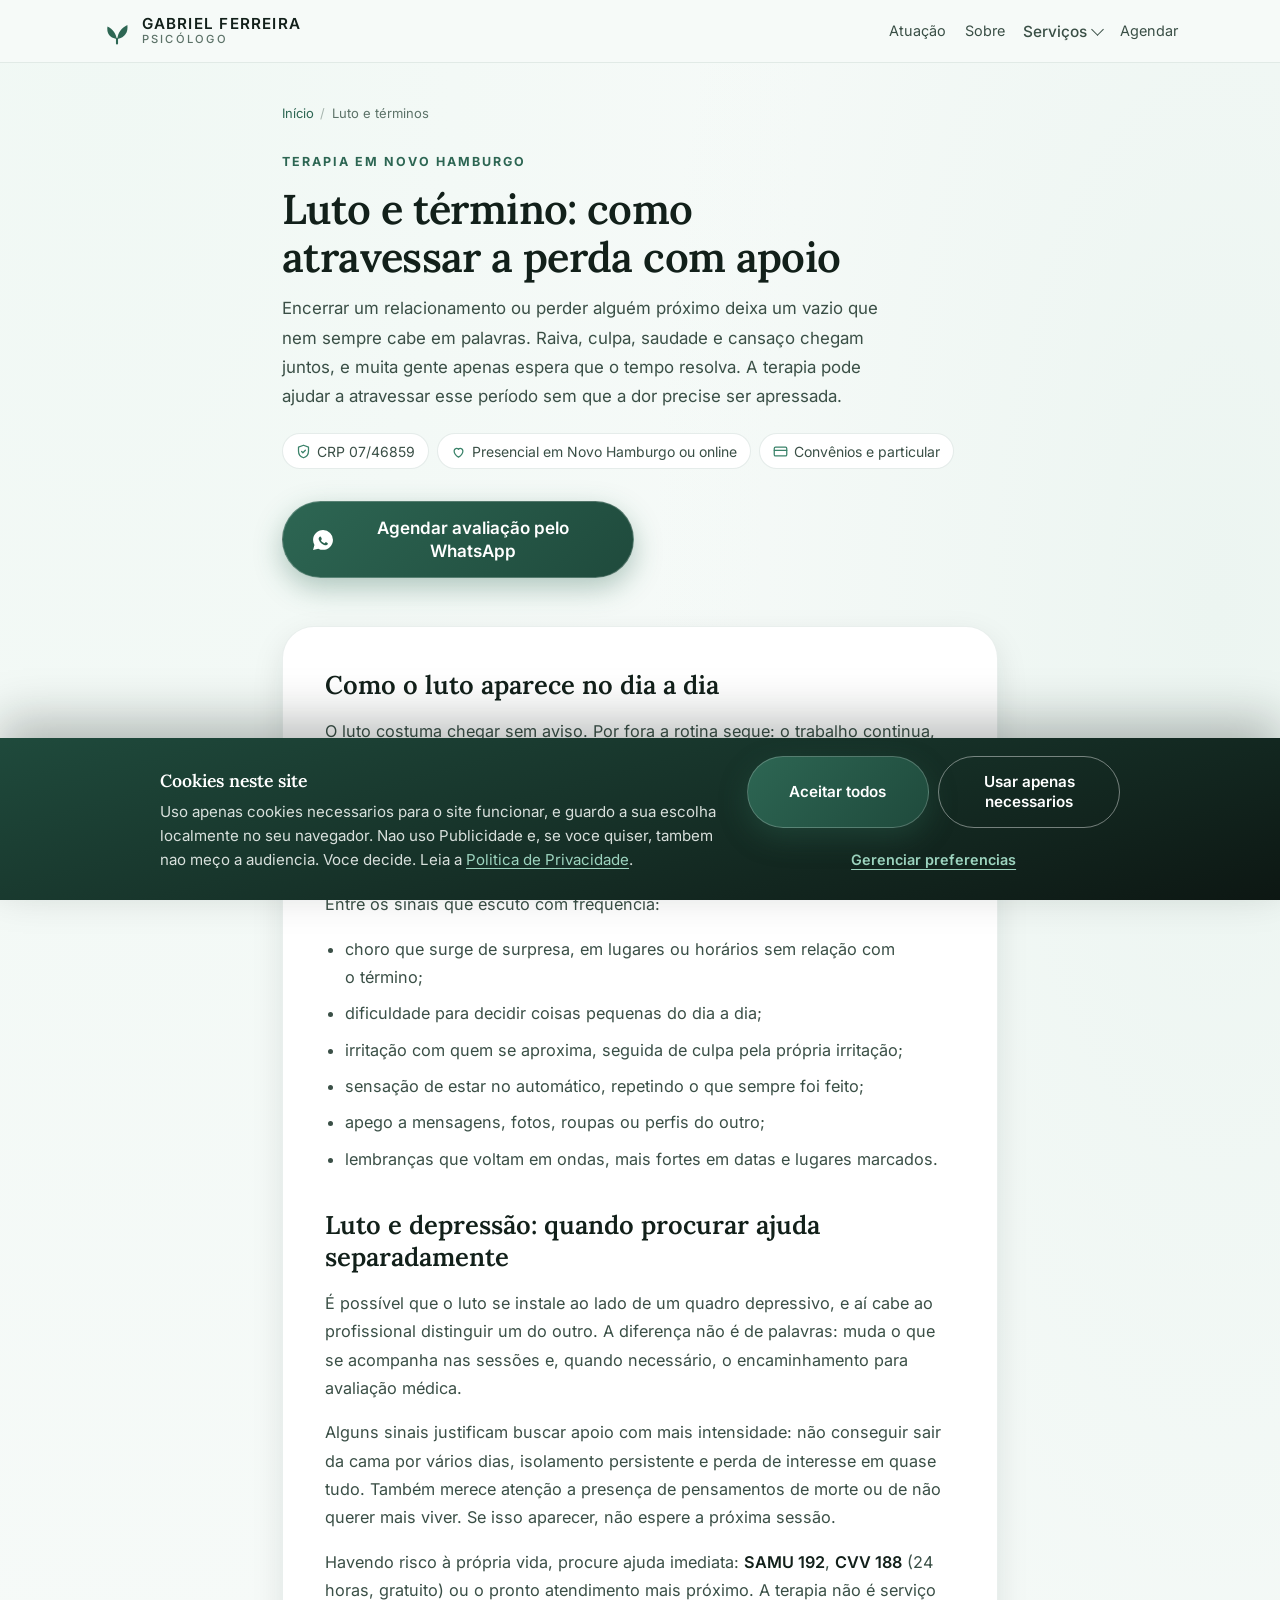
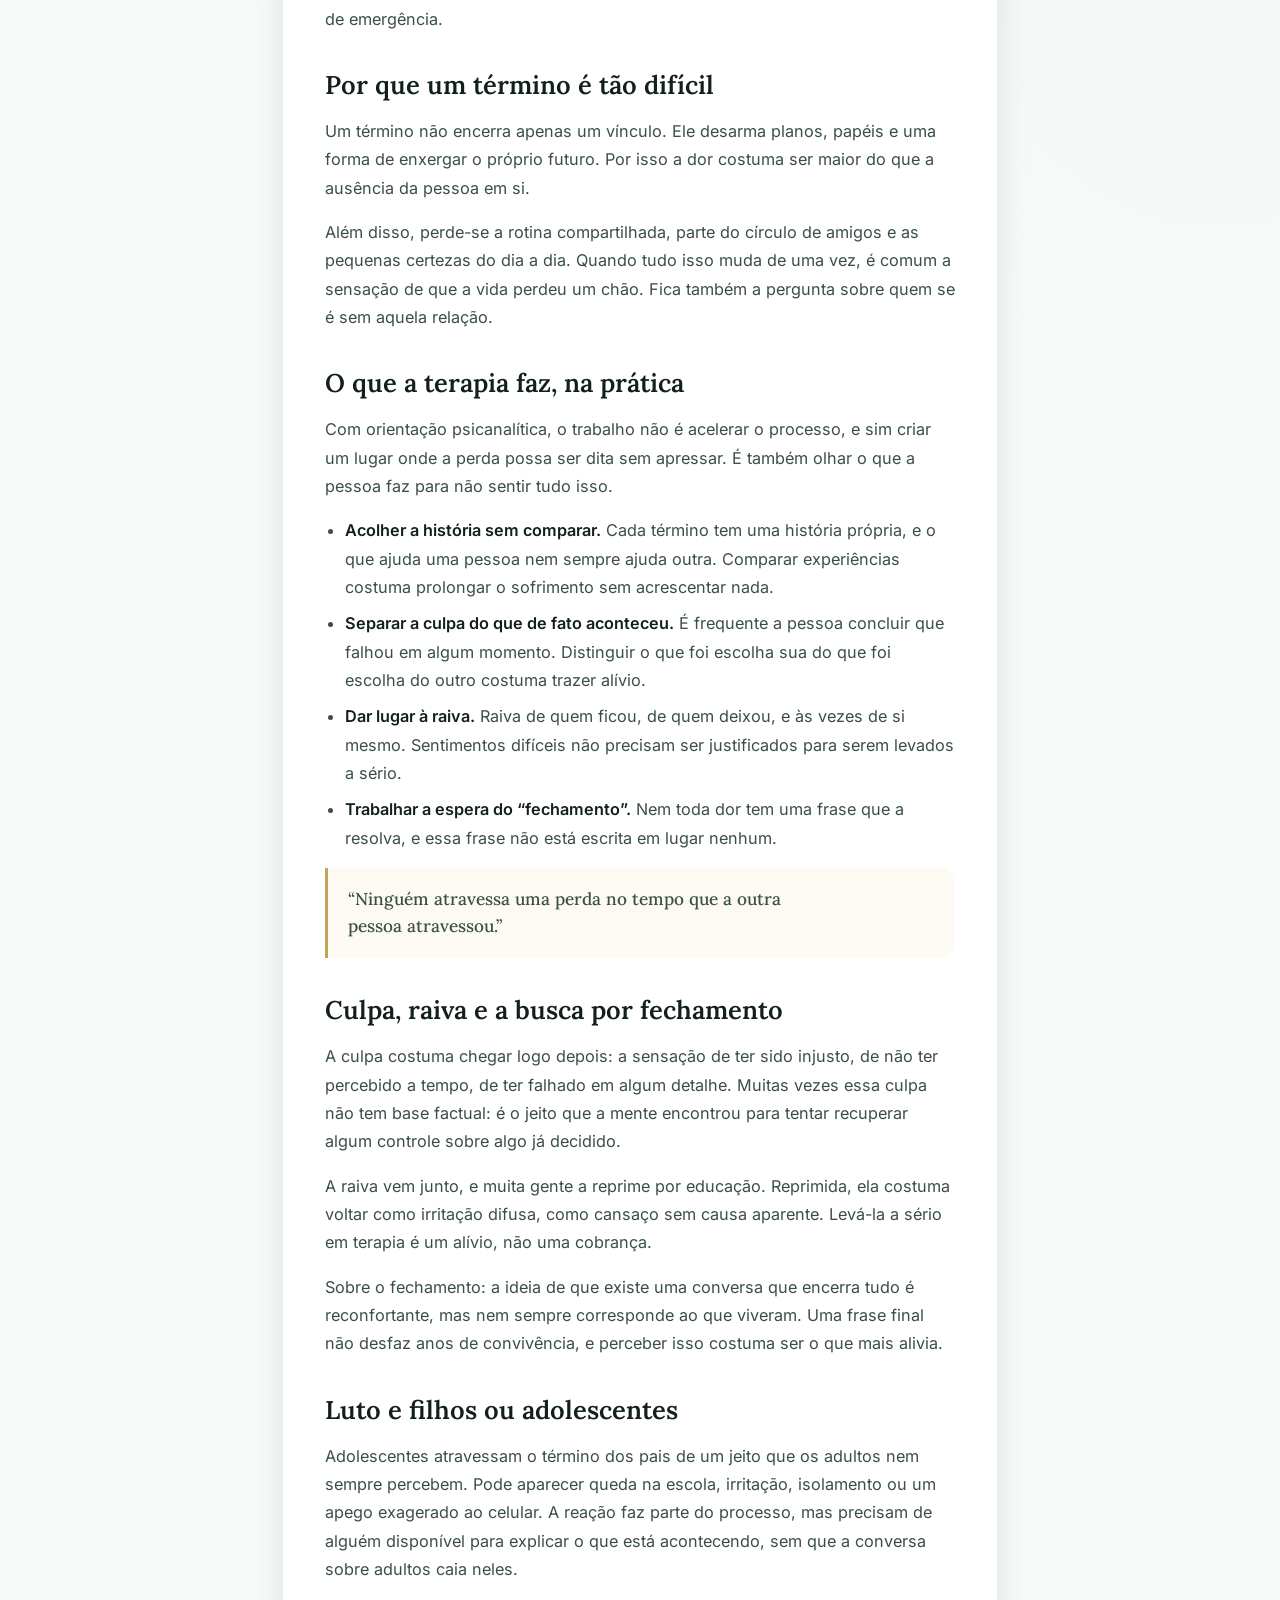
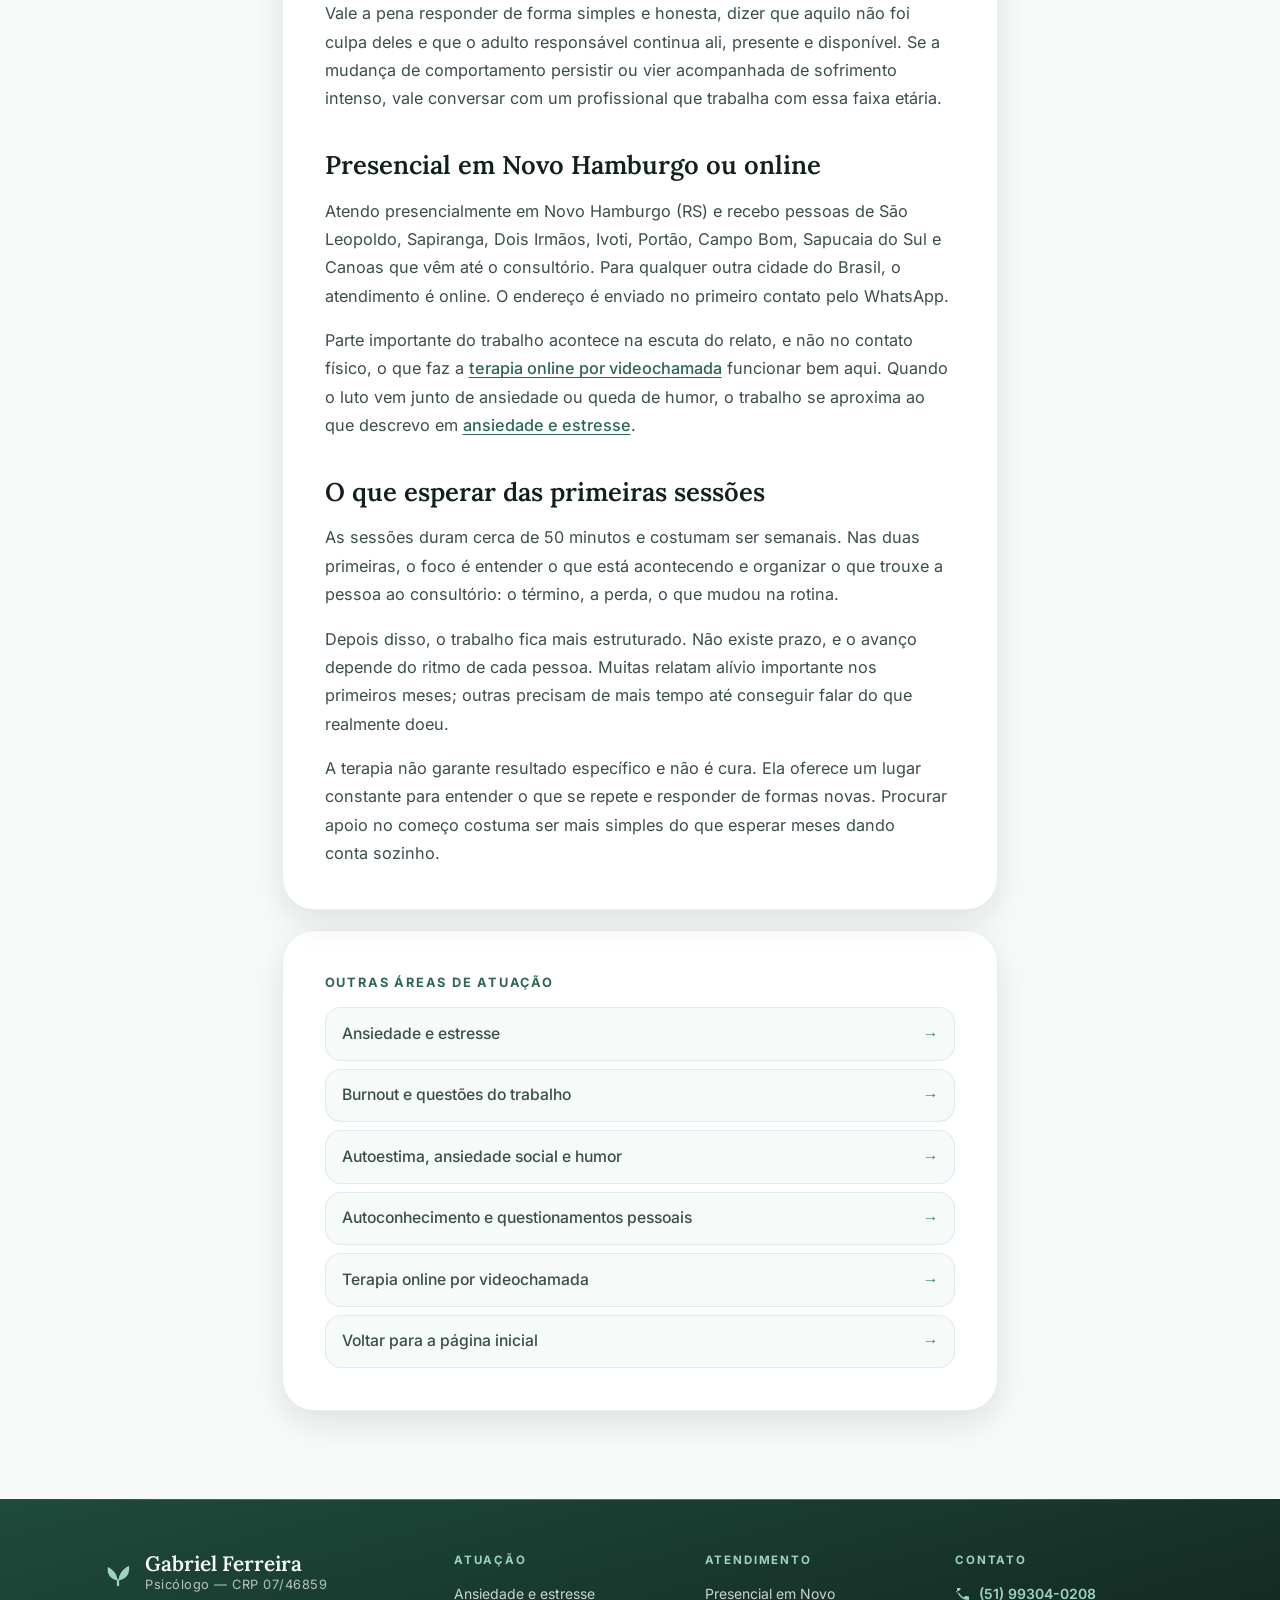
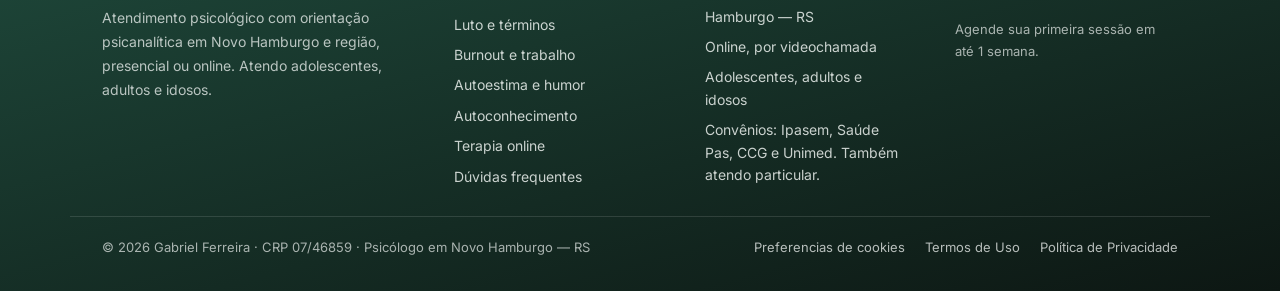
<file: luto-e-terminos.html>
<!DOCTYPE html>
<html lang="pt-BR">
<head>
  <meta charset="UTF-8">
  <meta name="viewport" content="width=device-width, initial-scale=1.0">

  <title>Terapia para luto e término | Psicólogo em Novo Hamburgo</title>
  <meta name="description" content="Psicólogo para luto e término de relacionamento em Novo Hamburgo. Como atravessar a perda, a raiva e a culpa. CRP 07/46859. Presencial ou online.">
  <meta name="theme-color" content="#f6faf8">
  <meta name="robots" content="index, follow, max-image-preview:large">
  <link rel="canonical" href="https://seu-dominio.com.br/luto-e-terminos.html">

  <meta property="og:type" content="article">
  <meta property="og:locale" content="pt_BR">
  <meta property="og:site_name" content="Gabriel Ferreira — Psicólogo">
  <meta property="og:url" content="https://seu-dominio.com.br/luto-e-terminos.html">
  <meta property="og:title" content="Terapia para luto e término em Novo Hamburgo">
  <meta property="og:description" content="Raiva, culpa, saudade e cansaço depois de uma perda ou de um término. O que costuma ajudar a atravessar esse período com apoio.">
  <meta property="og:image" content="https://seu-dominio.com.br/assets/img/og-imagem.jpg">
  <meta property="og:image:width" content="1200">
  <meta property="og:image:height" content="630">

  <meta name="twitter:card" content="summary_large_image">
  <meta name="twitter:title" content="Terapia para luto e término em Novo Hamburgo">
  <meta name="twitter:description" content="Como o luto aparece no dia a dia e o que a terapia com orientação psicanalítica pode fazer com a culpa, a raiva e a espera de fechamento.">
  <meta name="twitter:image" content="https://seu-dominio.com.br/assets/img/og-imagem.jpg">

  <link rel="icon" href="favicon.ico" sizes="any">
  <link rel="icon" href="favicon.svg" type="image/svg+xml">
  <link rel="apple-touch-icon" href="apple-touch-icon.png">
  <link rel="manifest" href="site.webmanifest">

  <link rel="preload" href="assets/fonts/inter-var-latin.woff2" as="font" type="font/woff2" crossorigin>
  <link rel="stylesheet" href="assets/css/styles.css?v=38">
  <script>document.documentElement.classList.add('js');</script>

  <script type="application/ld+json">
  {
    "@context": "https://schema.org",
    "@graph": [
      {
        "@type": "BreadcrumbList",
        "itemListElement": [
          { "@type": "ListItem", "position": 1, "name": "Início", "item": "https://seu-dominio.com.br/" },
          { "@type": "ListItem", "position": 2, "name": "Luto e términos", "item": "https://seu-dominio.com.br/luto-e-terminos.html" }
        ]
      },
      {
        "@type": "Service",
        "@id": "https://seu-dominio.com.br/luto-e-terminos.html#servico",
        "name": "Terapia para luto e término",
        "serviceType": "Psicoterapia com orientação psicanalítica",
        "description": "Atendimento psicológico para término de relacionamento, perda de pessoa querida, culpa, raiva e dificuldade de seguir em frente. Presencial em Novo Hamburgo (RS) e online.",
        "provider": { "@id": "https://seu-dominio.com.br/#consultorio" },
        "areaServed": [
          { "@type": "City", "name": "Novo Hamburgo" },
          { "@type": "City", "name": "São Leopoldo" },
          { "@type": "City", "name": "Sapiranga" },
          { "@type": "City", "name": "Dois Irmãos" },
          { "@type": "City", "name": "Ivoti" },
          { "@type": "City", "name": "Portão" },
          { "@type": "City", "name": "Campo Bom" },
          { "@type": "City", "name": "Sapucaia do Sul" },
          { "@type": "City", "name": "Canoas" }
        ],
        "audience": {
          "@type": "PeopleAudience",
          "suggestedMinAge": 13
        },
        "availableChannel": {
          "@type": "ServiceChannel",
          "serviceUrl": "https://seu-dominio.com.br/luto-e-terminos.html",
          "availableLanguage": "pt-BR"
        }
      },
      {
        "@type": "FAQPage",
        "mainEntity": [
          {
            "@type": "Question",
            "name": "É normal ficar com raiva depois de um término?",
            "acceptedAnswer": { "@type": "Answer", "text": "Sim, a raiva é uma reação comum depois de uma perda ou de um término, e costuma vir junto da culpa e da tristeza. O problema costuma aparecer quando a raiva é reprimida e volta como irritação difusa, ou quando ela passa a ocupar a rotina. Na terapia ela pode ser dita e trabalhada sem que você precise se sentir mal por senti-la." }
          },
          {
            "@type": "Question",
            "name": "Como saber se é luto ou depressão?",
            "acceptedAnswer": { "@type": "Answer", "text": "Os dois podem aparecer juntos e, na primeira conversa, a avaliação ajuda a distinguir um do outro. O luto costuma vir ligado ao que aconteceu, em ondas que melhoram em alguns momentos. A depressão costuma se instalar de forma mais constante, com perda de interesse, dificuldade de sair da cama e pensamentos que vão além da perda. Quando há dúvida, a terapia ajuda a organizar esse desenho e orienta a necessidade de avaliação médica." }
          },
          {
            "@type": "Question",
            "name": "A terapia ajuda a conseguir uma segunda chance com o ex?",
            "acceptedAnswer": { "@type": "Answer", "text": "A terapia não trabalha para reconstruir o relacionamento. Ela ajuda a entender o que aquela relação significava, o que terminou e o que a pessoa quer da vida agora. Muitas vezes o desejo de voltar vem do medo de ficar sozinho, e não da relação em si. Costuma ficar claro no trabalho que a pergunta era sobre a solidão, não sobre a pessoa." }
          },
          {
            "@type": "Question",
            "name": "Luto e término têm atendimento presencial em Novo Hamburgo?",
            "acceptedAnswer": { "@type": "Answer", "text": "Sim, atendo presencialmente em Novo Hamburgo (RS) e recebo pessoas de São Leopoldo, Sapiranga, Dois Irmãos, Ivoti, Portão, Campo Bom, Sapucaia do Sul e Canoas que vêm até o consultório. O endereço é enviado no primeiro contato pelo WhatsApp. Para qualquer outra cidade do Brasil, o atendimento é online por videochamada, tanto para este tema quanto para outras questões." }
          }
        ]
      }
    ]
  }
  </script>
</head>
<body class="page">

  <header class="site-head">
    <div class="container site-head__inner">
      <a class="site-head__id" href="index.html">
        <svg viewBox="0 0 40 40" aria-hidden="true" focusable="false">
          <path fill="currentColor" d="M20.5 30.5c.6-7.8 5.4-14.7 13.3-18.4 1.3 9.3-3.1 17-13.3 18.4z"/>
          <path fill="currentColor" d="M19.5 30.5c-.6-7-5-13.2-12.2-16.6-1.4 8.4 2.6 15.2 12.2 16.6z"/>
          <path fill="none" stroke="currentColor" stroke-width="2.8" stroke-linecap="round" d="M20 36.5v-6"/>
        </svg>
        <span>
          <span class="site-head__name">Gabriel Ferreira</span>
          <span class="site-head__role">Psicólogo</span>
        </span>
      </a>
      <nav class="site-head__nav" aria-label="Navegação">
        <a href="index.html#temas">Atuação</a>
        <a href="index.html#sobre">Sobre</a>
        <div class="nav__item">
<button class="nav__link nav__link--btn" type="button" aria-expanded="false" aria-controls="svcDrop">
<span>Serviços</span>
<svg class="nav__caret" viewBox="0 0 9 9" fill="none" aria-hidden="true" focusable="false"></svg>
</button>
<div class="nav__drop" id="svcDrop">
<a href="ansiedade-e-estresse.html">Ansiedade e estresse</a>
<a href="luto-e-terminos.html">Luto e términos</a>
<a href="burnout-e-trabalho.html">Burnout e trabalho</a>
<a href="autoestima-e-humor.html">Autoestima e humor</a>
<a href="autoconhecimento.html">Autoconhecimento</a>
<a href="terapia-online.html">Terapia online</a>
</div>
</div>
<a href="https://wa.me/5551993040208" target="_blank" rel="noopener noreferrer">Agendar</a>
      </nav>
<button class="burger" type="button" aria-expanded="false" aria-controls="mmenu" aria-label="Abrir menu">
<span class="burger__box" aria-hidden="true"><span class="burger__line"></span><span class="burger__line"></span><span class="burger__line"></span></span>
</button>
</div>
</header>
<div class="mmenu" id="mmenu" hidden>
<nav class="mmenu__nav" aria-label="Menu">
<a class="mmenu__link" href="index.html">Início</a>
<a class="mmenu__link" href="index.html#temas">Atuação</a>
<a class="mmenu__link" href="index.html#sobre">Sobre</a>
<p class="mmenu__label">Serviços</p>
<ul class="mmenu__services">
<li><a href="ansiedade-e-estresse.html">Ansiedade e estresse</a></li>
<li><a href="luto-e-terminos.html">Luto e términos</a></li>
<li><a href="burnout-e-trabalho.html">Burnout e trabalho</a></li>
<li><a href="autoestima-e-humor.html">Autoestima e humor</a></li>
<li><a href="autoconhecimento.html">Autoconhecimento</a></li>
<li><a href="terapia-online.html">Terapia online</a></li>
</ul>
<a class="mmenu__cta" href="https://wa.me/5551993040208" target="_blank" rel="noopener noreferrer"><svg viewBox="0 0 24 24" width="16" height="16" fill="none" stroke="currentColor" stroke-width="2" stroke-linecap="round" stroke-linejoin="round" aria-hidden="true" focusable="false"><path d="M22 16.9v3a2 2 0 0 1-2.2 2 19.8 19.8 0 0 1-8.6-3.1 19.5 19.5 0 0 1-6-6A19.8 19.8 0 0 1 2 4.2 2 2 0 0 1 4 2h3a2 2 0 0 1 2 1.7c.1 1 .4 1.9.7 2.8a2 2 0 0 1-.5 2.1L8.1 9.9a16 16 0 0 0 6 6l1.3-1.1a2 2 0 0 1 2.1-.5c.9.3 1.8.6 2.8.7A2 2 0 0 1 22 16.9z"/></svg><span>Agendar pelo WhatsApp</span></a>
</nav>
</div>

<main class="page-main">
    <div class="container container--narrow">

      <nav class="crumbs" aria-label="Você está em">
        <ol>
          <li><a href="index.html">Início</a></li>
          <li aria-current="page">Luto e términos</li>
        </ol>
      </nav>

      <header class="page-hero">
        <p class="eyebrow">Terapia em Novo Hamburgo</p>
        <h1>Luto e término: como atravessar a perda com apoio</h1>
        <p class="text lead-p">Encerrar um relacionamento ou perder alguém próximo deixa um vazio que nem sempre cabe em palavras. Raiva, culpa, saudade e cansaço chegam juntos, e muita gente apenas espera que o tempo resolva. A terapia pode ajudar a atravessar esse período sem que a dor precise ser apressada.</p>
        <ul class="page-meta">
          <li>
            <svg viewBox="0 0 24 24" fill="none" stroke="currentColor" stroke-width="2" stroke-linecap="round" stroke-linejoin="round" aria-hidden="true" focusable="false"><path d="M12 2 4 5v6c0 5 3.4 9.4 8 11 4.6-1.6 8-6 8-11V5z"/><path d="m9 12 2 2 4-4"/></svg>
            <span>CRP 07/46859</span>
          </li>
          <li>
            <svg viewBox="0 0 24 24" fill="none" stroke="currentColor" stroke-width="2" stroke-linecap="round" stroke-linejoin="round" aria-hidden="true" focusable="false"><path d="M12 21s-7-4.5-7-10a4 4 0 0 1 7-2.5A4 4 0 0 1 19 11c0 5.5-7 10-7 10z"/></svg>
            <span>Presencial em Novo Hamburgo ou online</span>
          </li>
          <li>
            <svg viewBox="0 0 24 24" fill="none" stroke="currentColor" stroke-width="2" stroke-linecap="round" stroke-linejoin="round" aria-hidden="true" focusable="false"><rect x="2" y="5" width="20" height="14" rx="2"/><path d="M2 10h20"/></svg>
            <span>Convênios e particular</span>
          </li>
        </ul>
      <div class="page-hero__cta">
  <a class="btn" href="https://wa.me/5551993040208" target="_blank" rel="noopener noreferrer">
    <svg class="btn__icon" viewBox="0 0 24 24" width="20" height="20" aria-hidden="true" focusable="false" fill="currentColor"><path d="M12.04 0C5.46 0 .1 5.36.1 11.94c0 2.1.55 4.14 1.6 5.95L.06 24l6.3-1.65a11.9 11.9 0 005.68 1.45h.01c6.55 0 11.9-5.36 11.9-11.94A11.82 11.82 0 0020.5 3.49 11.82 11.82 0 0012.04 0m5.8 16.9c-.25.7-1.43 1.34-1.97 1.39-.5.05-.98.24-3.3-.69-2.78-1.1-4.55-3.94-4.69-4.13-.14-.19-1.13-1.5-1.13-2.87 0-1.36.71-2.03.97-2.31.25-.27.55-.34.74-.34h.53c.17 0 .4-.07.63.48.24.57.8 1.97.87 2.11.07.14.12.31.02.5-.1.19-.15.31-.29.47l-.44.51c-.14.14-.29.29-.12.57.16.27.73 1.2 1.56 1.94 1.07.95 1.97 1.25 2.25 1.39.27.14.43.12.59-.07.16-.19.68-.79.86-1.06.17-.27.35-.22.59-.13.24.09 1.5.7 1.76.83.27.12.44.19.51.29.06.1.06.57-.19 1.27z"/></svg>
    <span class="btn__label">Agendar avaliação pelo WhatsApp</span>
  </a>
</div>
</header>

<div class="page-body">

        <article class="page-card prose reveal">
          <h2>Como o luto aparece no dia a dia</h2>
          <p>O luto costuma chegar sem aviso. Por fora a rotina segue: o trabalho continua, as mensagens chegam, as contas vencem. Por dentro quase nada parece ter lugar, e a pessoa estranha até com o próprio espelho.</p>
          <p>O que mais aparece no consultório são sinais discretos, e é por isso que muita gente demora a pedir ajuda. Ninguém identifica “fase” em algo que dura meses.</p>
          <p>Entre os sinais que escuto com frequência:</p>
          <ul>
            <li>choro que surge de surpresa, em lugares ou horários sem relação com o término;</li>
            <li>dificuldade para decidir coisas pequenas do dia a dia;</li>
            <li>irritação com quem se aproxima, seguida de culpa pela própria irritação;</li>
            <li>sensação de estar no automático, repetindo o que sempre foi feito;</li>
            <li>apego a mensagens, fotos, roupas ou perfis do outro;</li>
            <li>lembranças que voltam em ondas, mais fortes em datas e lugares marcados.</li>
          </ul>

          <h2>Luto e depressão: quando procurar ajuda separadamente</h2>
          <p>É possível que o luto se instale ao lado de um quadro depressivo, e aí cabe ao profissional distinguir um do outro. A diferença não é de palavras: muda o que se acompanha nas sessões e, quando necessário, o encaminhamento para avaliação médica.</p>
          <p>Alguns sinais justificam buscar apoio com mais intensidade: não conseguir sair da cama por vários dias, isolamento persistente e perda de interesse em quase tudo. Também merece atenção a presença de pensamentos de morte ou de não querer mais viver. Se isso aparecer, não espere a próxima sessão.</p>
          <p>Havendo risco à própria vida, procure ajuda imediata: <strong>SAMU 192</strong>, <strong>CVV 188</strong> (24 horas, gratuito) ou o pronto atendimento mais próximo. A terapia não é serviço de emergência.</p>

          <h2>Por que um término é tão difícil</h2>
          <p>Um término não encerra apenas um vínculo. Ele desarma planos, papéis e uma forma de enxergar o próprio futuro. Por isso a dor costuma ser maior do que a ausência da pessoa em si.</p>
          <p>Além disso, perde-se a rotina compartilhada, parte do círculo de amigos e as pequenas certezas do dia a dia. Quando tudo isso muda de uma vez, é comum a sensação de que a vida perdeu um chão. Fica também a pergunta sobre quem se é sem aquela relação.</p>

          <h2>O que a terapia faz, na prática</h2>
          <p>Com orientação psicanalítica, o trabalho não é acelerar o processo, e sim criar um lugar onde a perda possa ser dita sem apressar. É também olhar o que a pessoa faz para não sentir tudo isso.</p>
          <ul>
            <li><strong>Acolher a história sem comparar.</strong> Cada término tem uma história própria, e o que ajuda uma pessoa nem sempre ajuda outra. Comparar experiências costuma prolongar o sofrimento sem acrescentar nada.</li>
            <li><strong>Separar a culpa do que de fato aconteceu.</strong> É frequente a pessoa concluir que falhou em algum momento. Distinguir o que foi escolha sua do que foi escolha do outro costuma trazer alívio.</li>
            <li><strong>Dar lugar à raiva.</strong> Raiva de quem ficou, de quem deixou, e às vezes de si mesmo. Sentimentos difíceis não precisam ser justificados para serem levados a sério.</li>
            <li><strong>Trabalhar a espera do “fechamento”.</strong> Nem toda dor tem uma frase que a resolva, e essa frase não está escrita em lugar nenhum.</li>
          </ul>

          <div class="callout">
            <p>“Ninguém atravessa uma perda no tempo que a outra pessoa atravessou.”</p>
          </div>

          <h2>Culpa, raiva e a busca por fechamento</h2>
          <p>A culpa costuma chegar logo depois: a sensação de ter sido injusto, de não ter percebido a tempo, de ter falhado em algum detalhe. Muitas vezes essa culpa não tem base factual: é o jeito que a mente encontrou para tentar recuperar algum controle sobre algo já decidido.</p>
          <p>A raiva vem junto, e muita gente a reprime por educação. Reprimida, ela costuma voltar como irritação difusa, como cansaço sem causa aparente. Levá-la a sério em terapia é um alívio, não uma cobrança.</p>
          <p>Sobre o fechamento: a ideia de que existe uma conversa que encerra tudo é reconfortante, mas nem sempre corresponde ao que viveram. Uma frase final não desfaz anos de convivência, e perceber isso costuma ser o que mais alivia.</p>

          <h2>Luto e filhos ou adolescentes</h2>
          <p>Adolescentes atravessam o término dos pais de um jeito que os adultos nem sempre percebem. Pode aparecer queda na escola, irritação, isolamento ou um apego exagerado ao celular. A reação faz parte do processo, mas precisam de alguém disponível para explicar o que está acontecendo, sem que a conversa sobre adultos caia neles.</p>
          <p>Vale a pena responder de forma simples e honesta, dizer que aquilo não foi culpa deles e que o adulto responsável continua ali, presente e disponível. Se a mudança de comportamento persistir ou vier acompanhada de sofrimento intenso, vale conversar com um profissional que trabalha com essa faixa etária.</p>

          <h2>Presencial em Novo Hamburgo ou online</h2>
          <p>Atendo presencialmente em Novo Hamburgo (RS) e recebo pessoas de São Leopoldo, Sapiranga, Dois Irmãos, Ivoti, Portão, Campo Bom, Sapucaia do Sul e Canoas que vêm até o consultório. Para qualquer outra cidade do Brasil, o atendimento é online. O endereço é enviado no primeiro contato pelo WhatsApp.</p>
          <p>Parte importante do trabalho acontece na escuta do relato, e não no contato físico, o que faz a <a href="terapia-online.html">terapia online por videochamada</a> funcionar bem aqui. Quando o luto vem junto de ansiedade ou queda de humor, o trabalho se aproxima ao que descrevo em <a href="ansiedade-e-estresse.html">ansiedade e estresse</a>.</p>

          <h2>O que esperar das primeiras sessões</h2>
          <p>As sessões duram cerca de 50 minutos e costumam ser semanais. Nas duas primeiras, o foco é entender o que está acontecendo e organizar o que trouxe a pessoa ao consultório: o término, a perda, o que mudou na rotina.</p>
          <p>Depois disso, o trabalho fica mais estruturado. Não existe prazo, e o avanço depende do ritmo de cada pessoa. Muitas relatam alívio importante nos primeiros meses; outras precisam de mais tempo até conseguir falar do que realmente doeu.</p>
          <p>A terapia não garante resultado específico e não é cura. Ela oferece um lugar constante para entender o que se repete e responder de formas novas. Procurar apoio no começo costuma ser mais simples do que esperar meses dando conta sozinho.</p>
        </article>


        <div class="page-card related">
          <h2>Outras áreas de atuação</h2>
          <ul>
            <li><a href="ansiedade-e-estresse.html">Ansiedade e estresse</a></li>
            <li><a href="burnout-e-trabalho.html">Burnout e questões do trabalho</a></li>
            <li><a href="autoestima-e-humor.html">Autoestima, ansiedade social e humor</a></li>
            <li><a href="autoconhecimento.html">Autoconhecimento e questionamentos pessoais</a></li>
            <li><a href="terapia-online.html">Terapia online por videochamada</a></li>
            <li><a href="index.html">Voltar para a página inicial</a></li>
          </ul>
        </div>

      </div>
    </div>
  </main>

  <footer class="footer">
    <div class="container footer__inner">
      <div class="footer__brand">
        <a class="footer__id" href="index.html">
          <svg class="footer__leaf" viewBox="0 0 40 40" aria-hidden="true" focusable="false">
            <path fill="currentColor" d="M20.5 30.5c.6-7.8 5.4-14.7 13.3-18.4 1.3 9.3-3.1 17-13.3 18.4z"/>
            <path fill="currentColor" d="M19.5 30.5c-.6-7-5-13.2-12.2-16.6-1.4 8.4 2.6 15.2 12.2 16.6z"/>
            <path fill="none" stroke="currentColor" stroke-width="2.8" stroke-linecap="round" d="M20 36.5v-6"/>
          </svg>
          <span class="footer__names">
            <span class="footer__name">Gabriel Ferreira</span>
            <span class="footer__role">Psicólogo — CRP 07/46859</span>
          </span>
        </a>
        <p class="footer__tagline">Atendimento psicológico com orientação psicanalítica em Novo Hamburgo e região, presencial ou online. Atendo adolescentes, adultos e idosos.</p>
      </div>

      <nav class="footer__col" aria-label="Áreas de atuação">
        <h2 class="footer__title">Atuação</h2>
        <ul class="footer__list">
          <li><a href="ansiedade-e-estresse.html">Ansiedade e estresse</a></li>
          <li><a href="luto-e-terminos.html">Luto e términos</a></li>
          <li><a href="burnout-e-trabalho.html">Burnout e trabalho</a></li>
          <li><a href="autoestima-e-humor.html">Autoestima e humor</a></li>
          <li><a href="autoconhecimento.html">Autoconhecimento</a></li>
          <li><a href="terapia-online.html">Terapia online</a></li>
          <li><a href="index.html#faq">Dúvidas frequentes</a></li>
        </ul>
      </nav>
<div class="footer__col">
        <h2 class="footer__title">Atendimento</h2>
        <ul class="footer__list">
          <li>Presencial em Novo Hamburgo — RS</li>
          <li>Online, por videochamada</li>
          <li>Adolescentes, adultos e idosos</li>
          <li>Convênios: Ipasem, Saúde Pas, CCG e Unimed. Também atendo particular.</li>
        </ul>
      </div>

      <div class="footer__col">
        <h2 class="footer__title">Contato</h2>
        <ul class="footer__list">
          <li>
            <a class="footer__contact" href="tel:+5551993040208">
              <svg viewBox="0 0 24 24" width="16" height="16" aria-hidden="true" focusable="false" fill="currentColor"><path d="M6.62 10.79a15.053 15.053 0 006.59 6.59l2.2-2.2a.996.996 0 011.02-.24c1.12.37 2.33.57 3.57.57a1 1 0 011 1V20a1 1 0 01-1 1A17 17 0 013 4a1 1 0 011-1h3.5a1 1 0 011 1c0 .33-.09.65-.24.94l-2.2 2.2a.996.996 0 01-1.02.24c-.92.3-1.9.47-2.92.47a1 1 0 00-1 1z"/></svg>
              <span>(51) 99304-0208</span>
            </a>
          </li>
          <li class="footer__note">Agende sua primeira sessão em até 1 semana.</li>
        </ul>
      </div>
    </div>

    <div class="container footer__base">
      <p class="footer__copy">© 2026 Gabriel Ferreira · CRP 07/46859 · Psicólogo em Novo Hamburgo — RS</p>
      <nav class="footer__legal" aria-label="Links legais">
        <a href="politica-de-privacidade.html#cookies" data-cookie-prefs>Preferencias de cookies</a>
        <a href="termos-de-uso.html">Termos de Uso</a>
        <a href="politica-de-privacidade.html">Política de Privacidade</a>
      </nav>
</div>
  </footer>

  <a class="btn btn--sticky" href="https://wa.me/5551993040208" target="_blank" rel="noopener noreferrer" aria-label="Agendar consulta pelo WhatsApp">
  <svg class="btn__icon" viewBox="0 0 24 24" width="24" height="24" aria-hidden="true" focusable="false" fill="currentColor"><path d="M12.04 0C5.46 0 .1 5.36.1 11.94c0 2.1.55 4.14 1.6 5.95L.06 24l6.3-1.65a11.9 11.9 0 005.68 1.45h.01c6.55 0 11.9-5.36 11.9-11.94A11.82 11.82 0 0020.5 3.49 11.82 11.82 0 0012.04 0m5.8 16.9c-.25.7-1.43 1.34-1.97 1.39-.5.05-.98.24-3.3-.69-2.78-1.1-4.55-3.94-4.69-4.13-.14-.19-1.13-1.5-1.13-2.87 0-1.36.71-2.03.97-2.31.25-.27.55-.34.74-.34h.53c.17 0 .4-.07.63.48.24.57.8 1.97.87 2.11.07.14.12.31.02.5-.1.19-.15.31-.29.47l-.44.51c-.14.14-.29.29-.12.57.16.27.73 1.2 1.56 1.94 1.07.95 1.97 1.25 2.25 1.39.27.14.43.12.59-.07.16-.19.68-.79.86-1.06.17-.27.35-.22.59-.13.24.09 1.5.7 1.76.83.27.12.44.19.51.29.06.1.06.57-.19 1.27z"/></svg>
  <span class="btn__label">Agendar consulta</span>
</a>


  <script src="assets/js/pagina.js?v=38" defer></script>
<script src="assets/js/nav.js?v=38" defer></script>

  <script src="assets/js/cookies.js?v=38" defer></script>
</body>
</html>
</file>
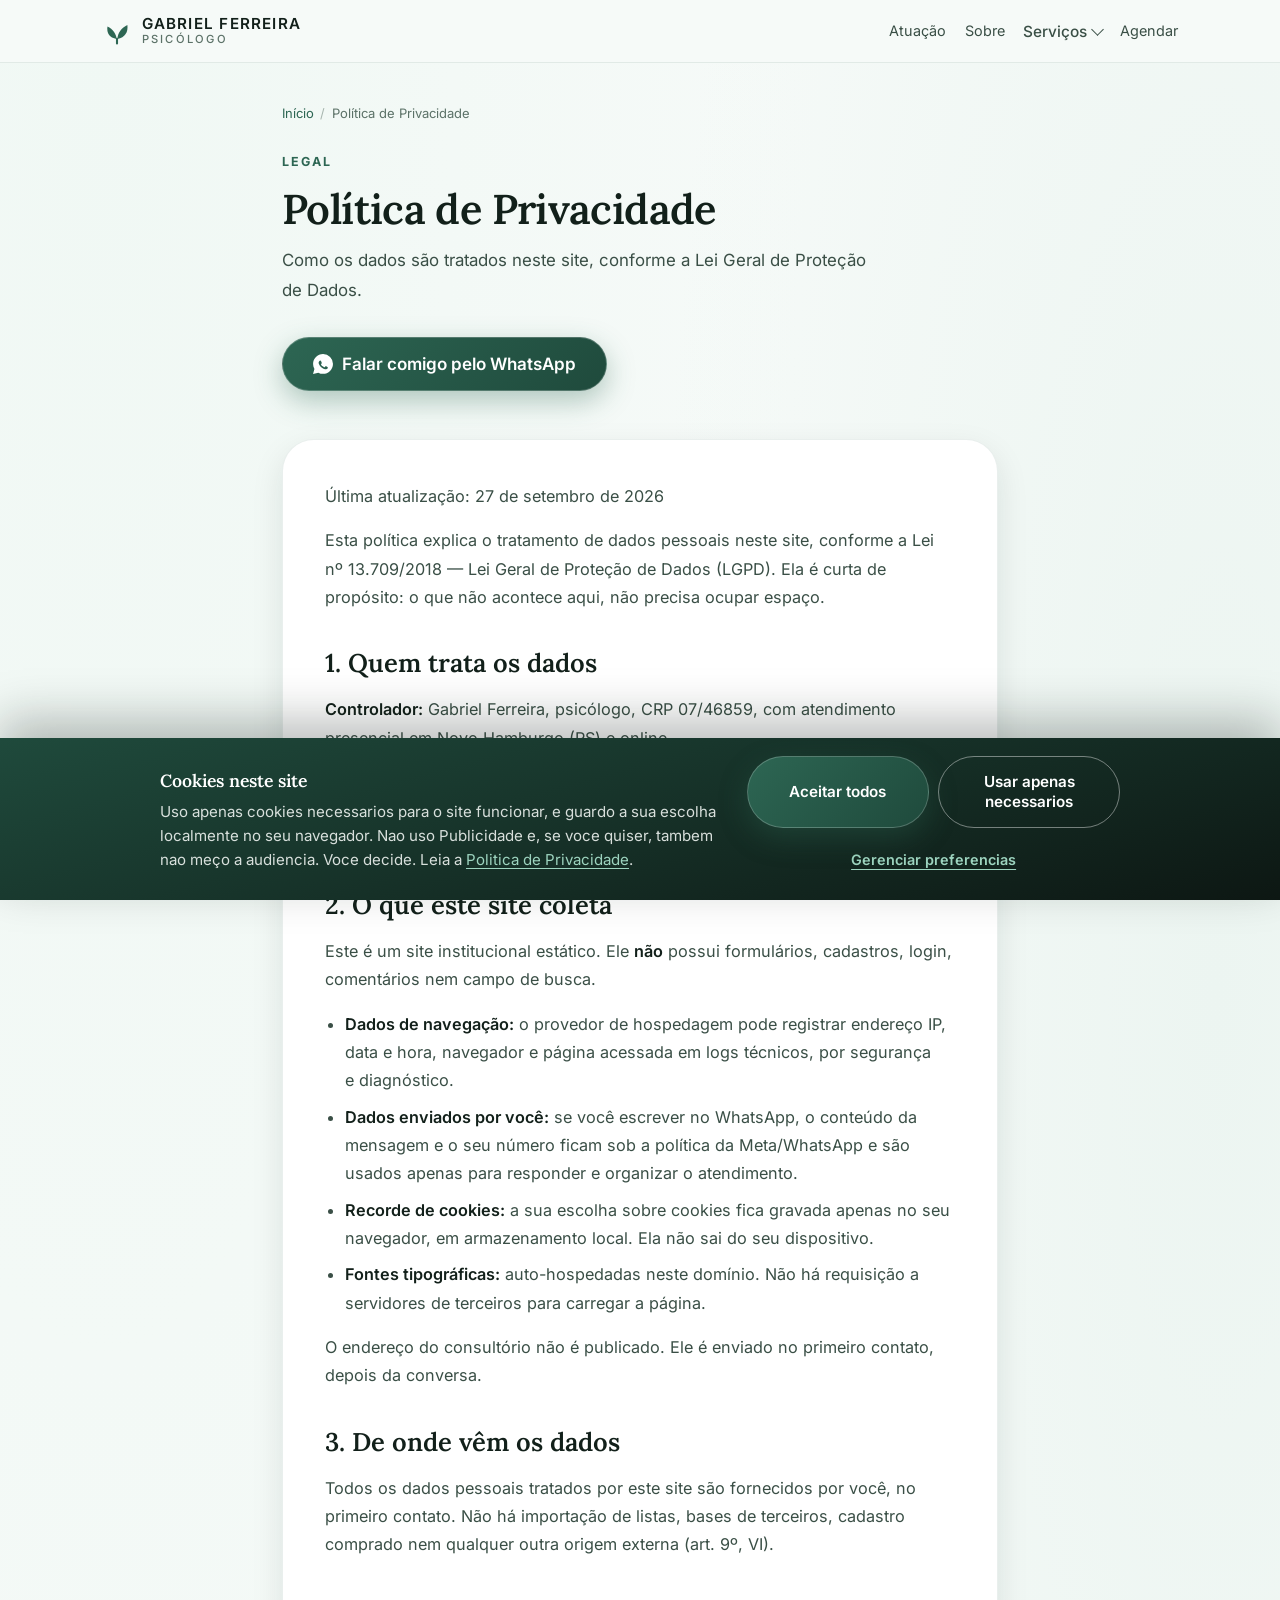
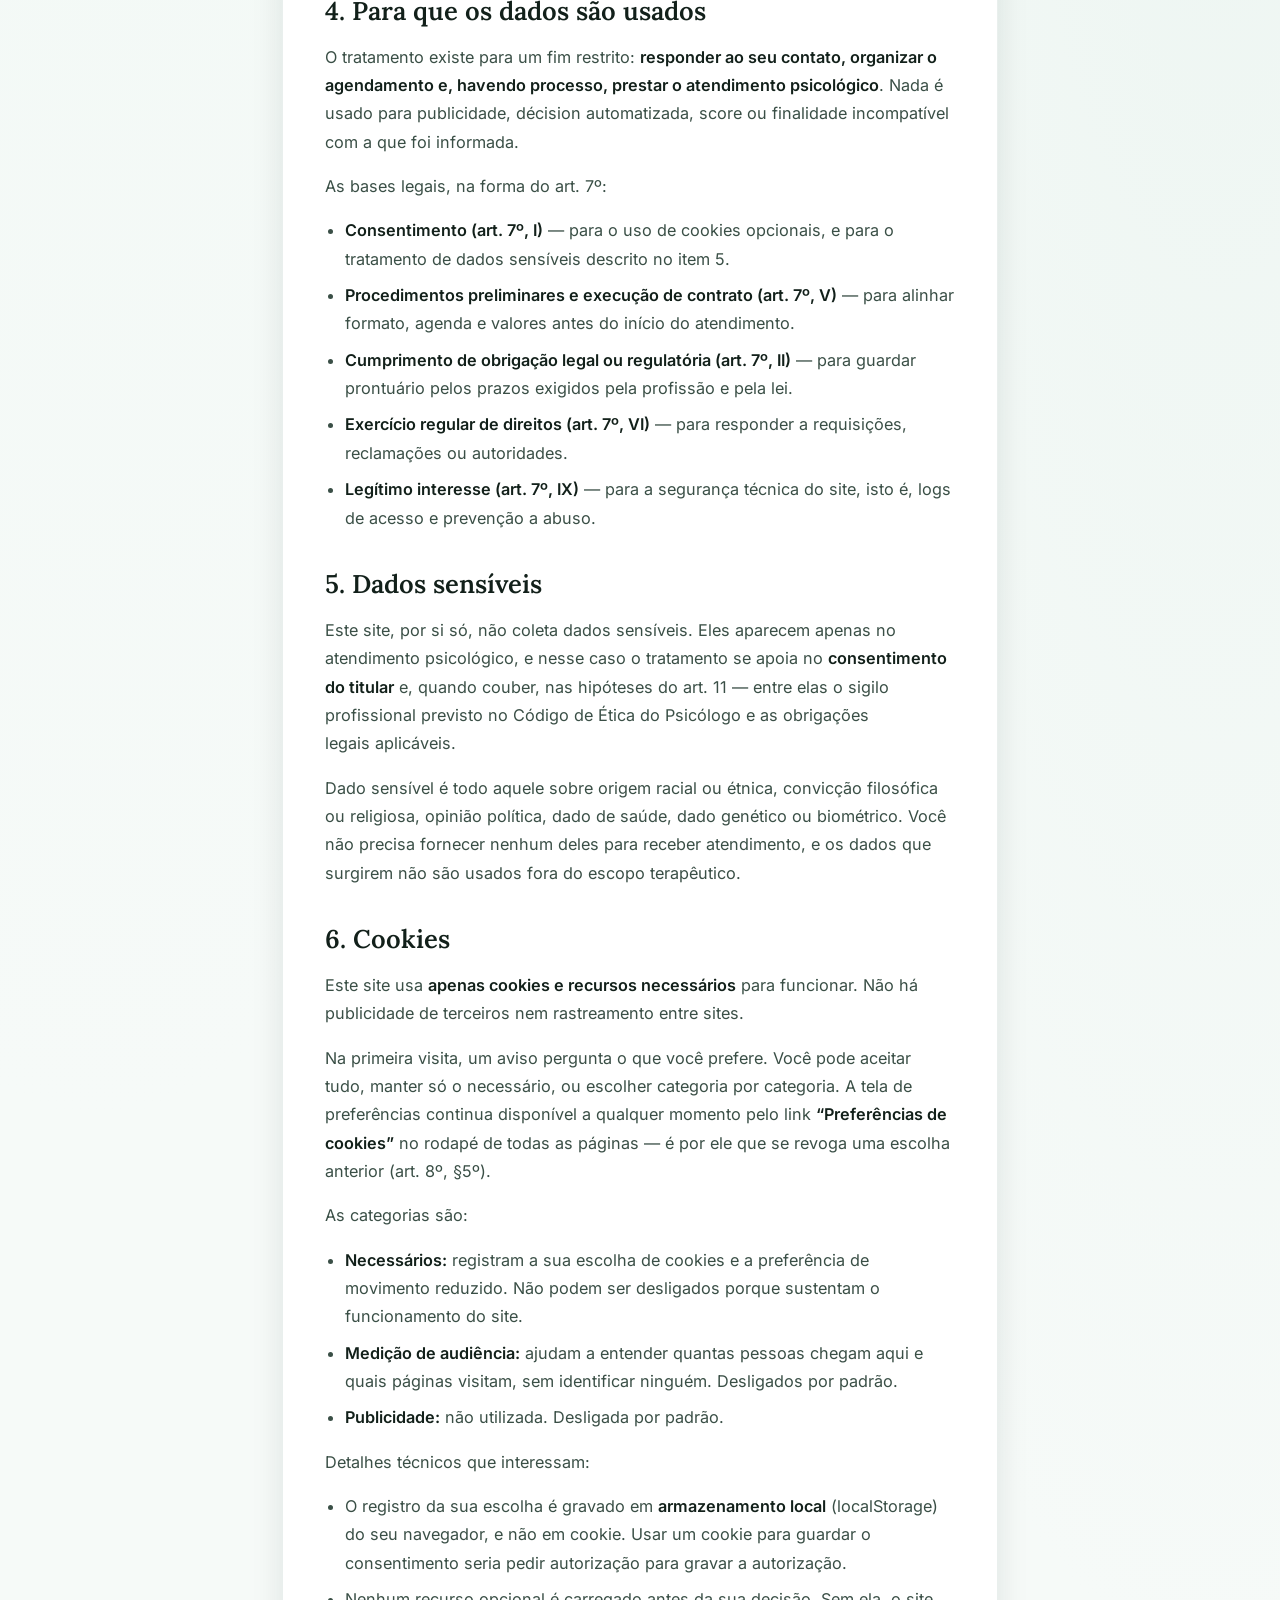
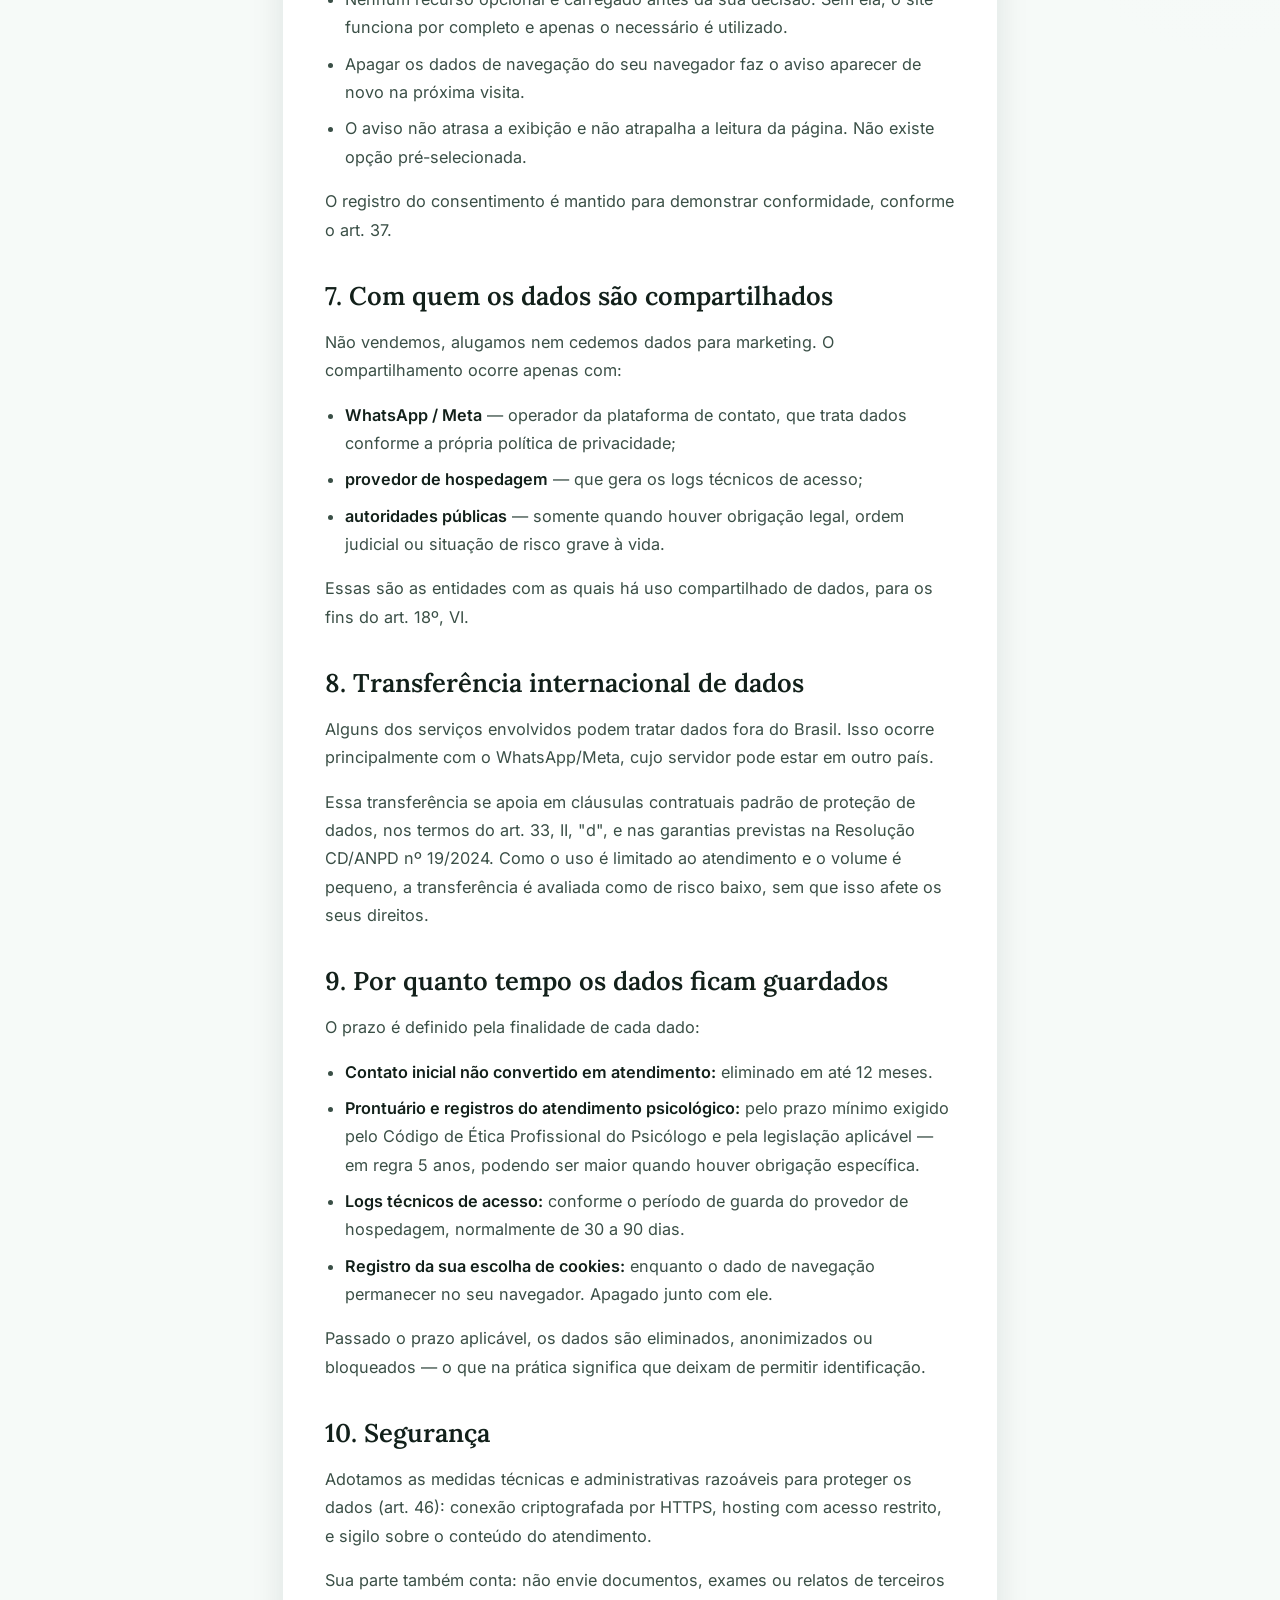
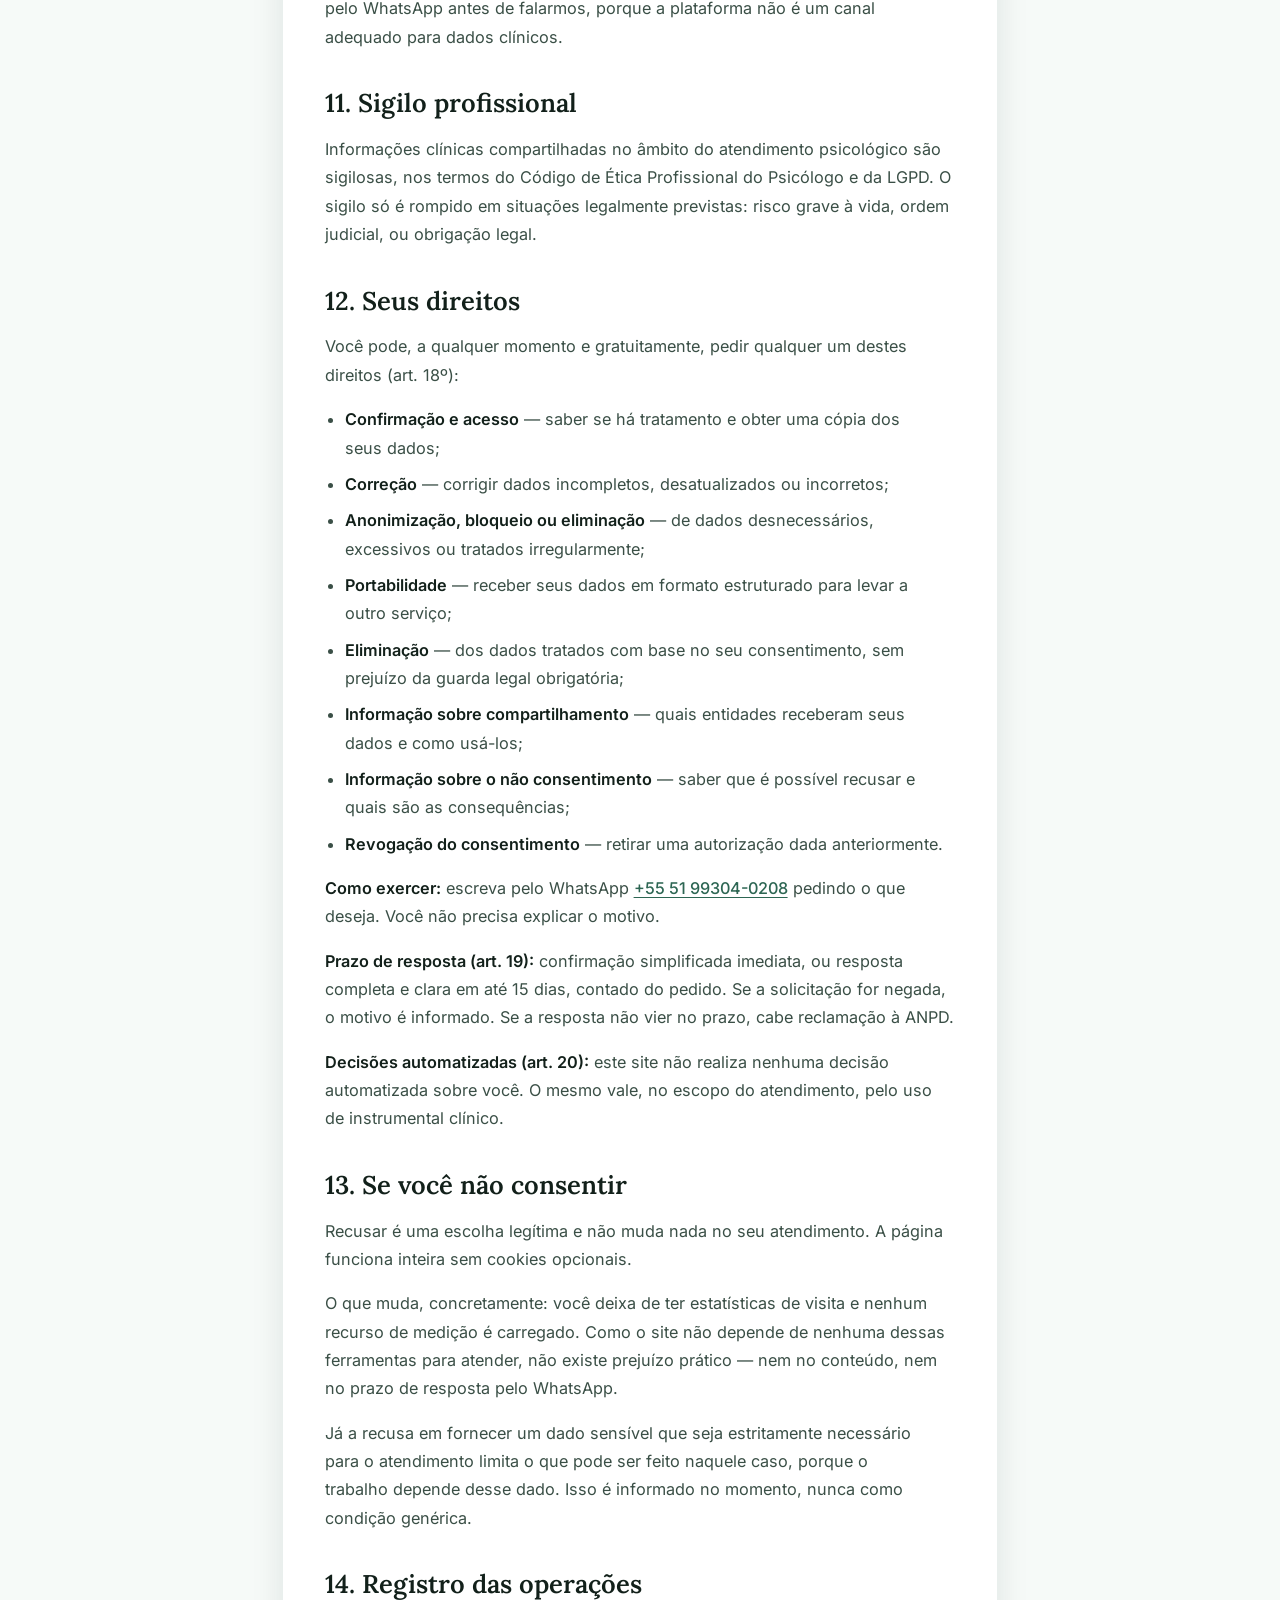
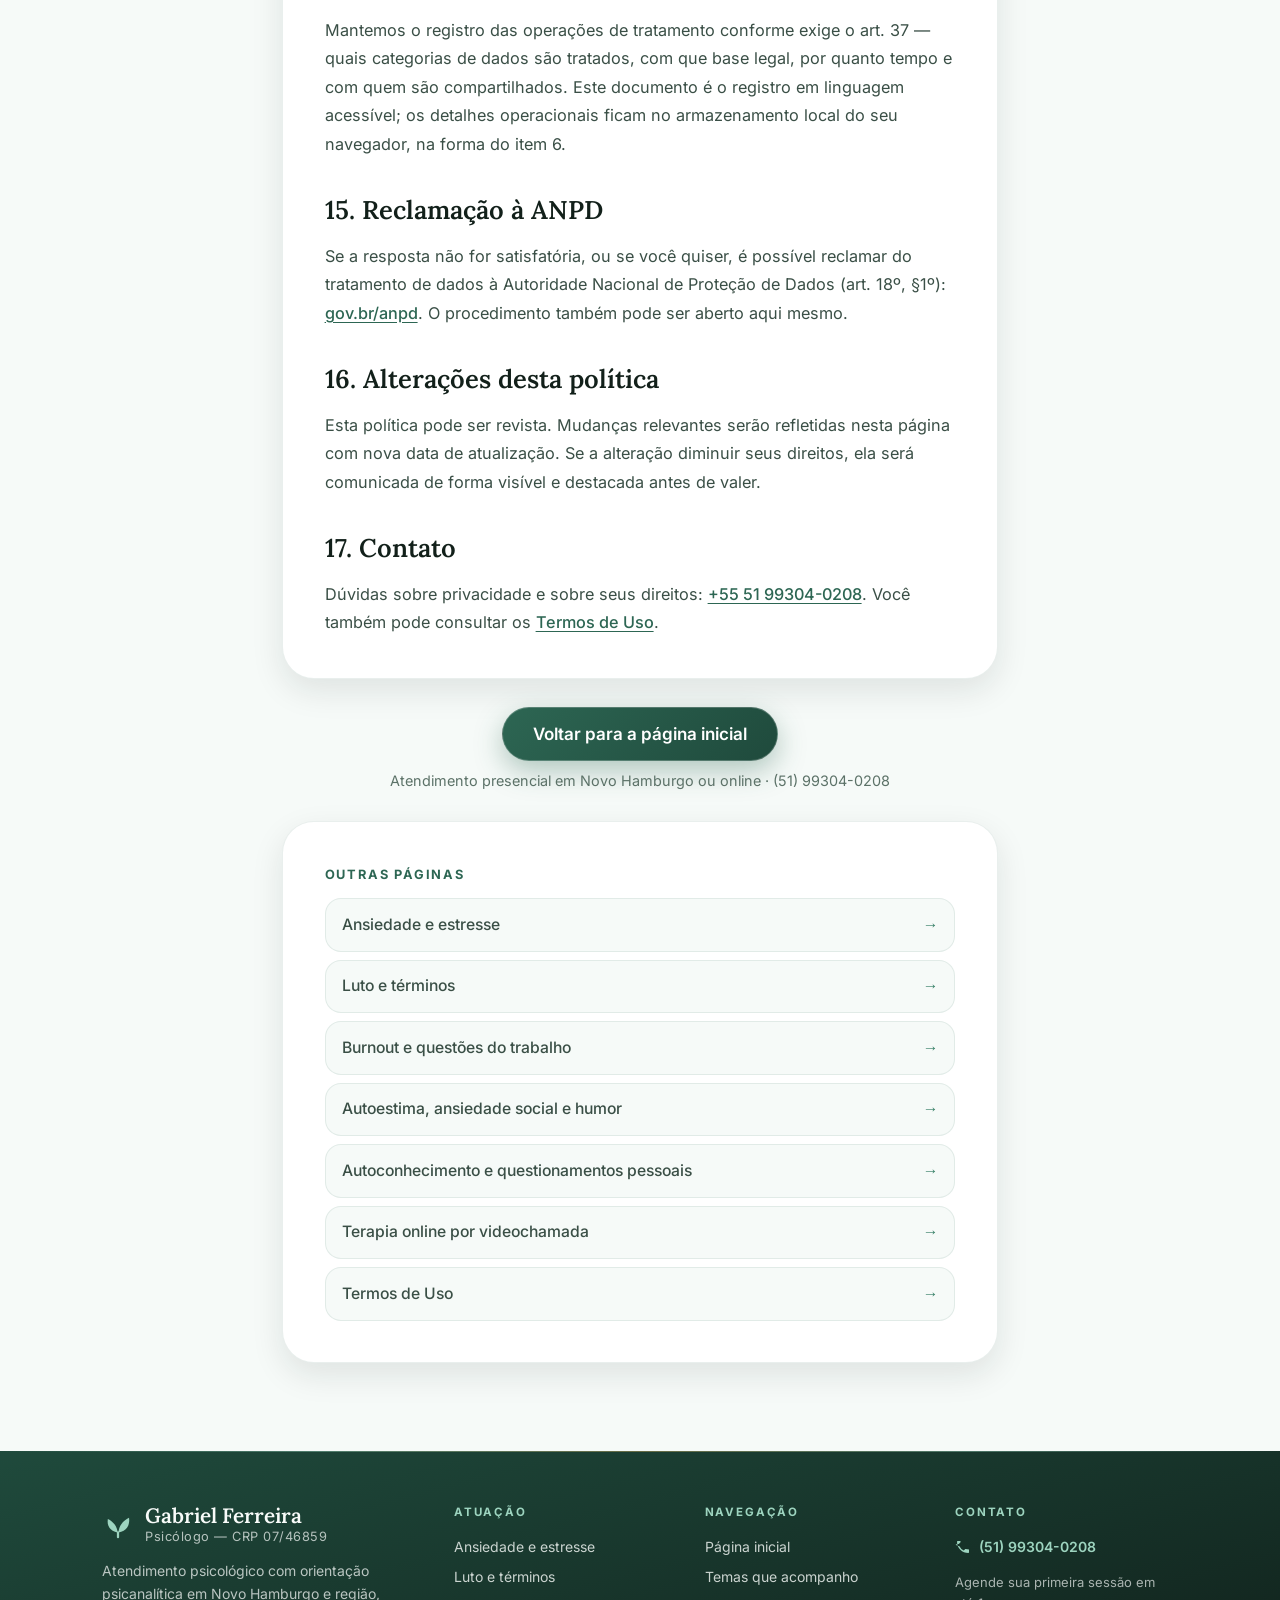
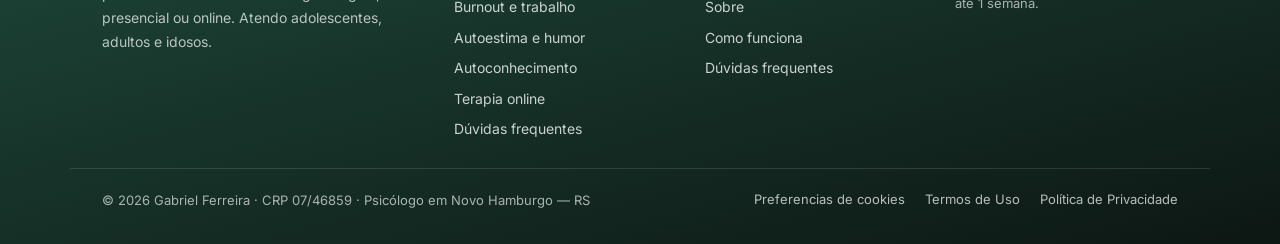
<file: politica-de-privacidade.html>
<!DOCTYPE html>
<html lang="pt-BR">
<head>
  <meta charset="UTF-8">
  <meta name="viewport" content="width=device-width, initial-scale=1.0">
  <title>Política de Privacidade | Gabriel Ferreira — Psicólogo</title>
  <meta name="description" content="Política de privacidade e proteção de dados do site de Gabriel Ferreira, psicólogo (CRP 07/46859), em Novo Hamburgo.">
  <meta name="theme-color" content="#F8FBF9">
  <meta name="robots" content="index, follow">
  <link rel="canonical" href="https://seu-dominio.com.br/politica-de-privacidade.html">

  <meta name="author" content="Gabriel Ferreira - Psicólogo, CRP 07/46859">
  <meta name="geo.region" content="RS-BR">
  <meta name="geo.placename" content="Novo Hamburgo">
  <meta name="geo.position" content="-29.6844;-51.1297">
  <meta name="ICBM" content="29.6844, -51.1297">

  <meta property="og:type" content="article">
  <meta property="og:locale" content="pt_BR">
  <meta property="og:site_name" content="Gabriel Ferreira - Psicólogo">
  <meta property="og:url" content="https://seu-dominio.com.br/politica-de-privacidade.html">
  <meta property="og:title" content="Política de Privacidade | Gabriel Ferreira — Psicólogo">
  <meta property="og:description" content="Política de privacidade e proteção de dados do site de Gabriel Ferreira, psicólogo (CRP 07/46859), em Novo Hamburgo.">
  <meta property="og:image" content="https://seu-dominio.com.br/assets/img/og-imagem.jpg">
  <meta property="og:image:width" content="1200">
  <meta property="og:image:height" content="630">
  <meta property="og:image:alt" content="Gabriel Ferreira, psicólogo CRP 07/46859, em Novo Hamburgo.">

  <meta name="twitter:card" content="summary_large_image">
  <meta name="twitter:title" content="Política de Privacidade | Gabriel Ferreira — Psicólogo">
  <meta name="twitter:description" content="Política de privacidade e proteção de dados do site de Gabriel Ferreira, psicólogo (CRP 07/46859), em Novo Hamburgo.">
  <meta name="twitter:image" content="https://seu-dominio.com.br/assets/img/og-imagem.jpg">

  <link rel="icon" href="favicon.ico" sizes="any">
  <link rel="icon" href="favicon.svg" type="image/svg+xml">
  <link rel="apple-touch-icon" href="apple-touch-icon.png">
  <link rel="manifest" href="site.webmanifest">

  <link rel="preload" href="assets/fonts/inter-var-latin.woff2" as="font" type="font/woff2" crossorigin>
  <link rel="stylesheet" href="assets/css/styles.css?v=38">
  <script>document.documentElement.classList.add('js');</script>
</head>
<body class="page">

  <header class="site-head">
    <div class="container site-head__inner">
      <a class="site-head__id" href="index.html">
        <svg viewBox="0 0 40 40" aria-hidden="true" focusable="false">
          <path fill="currentColor" d="M20.5 30.5c.6-7.8 5.4-14.7 13.3-18.4 1.3 9.3-3.1 17-13.3 18.4z"/>
          <path fill="currentColor" d="M19.5 30.5c-.6-7-5-13.2-12.2-16.6-1.4 8.4 2.6 15.2 12.2 16.6z"/>
          <path fill="none" stroke="currentColor" stroke-width="2.8" stroke-linecap="round" d="M20 36.5v-6"/>
        </svg>
        <span>
          <span class="site-head__name">Gabriel Ferreira</span>
          <span class="site-head__role">Psicólogo</span>
        </span>
      </a>
      <nav class="site-head__nav" aria-label="Navegação">
        <a href="index.html#temas">Atuação</a>
        <a href="index.html#sobre">Sobre</a>
        <div class="nav__item">
<button class="nav__link nav__link--btn" type="button" aria-expanded="false" aria-controls="svcDrop">
<span>Serviços</span>
<svg class="nav__caret" viewBox="0 0 9 9" fill="none" aria-hidden="true" focusable="false"></svg>
</button>
<div class="nav__drop" id="svcDrop">
<a href="ansiedade-e-estresse.html">Ansiedade e estresse</a>
<a href="luto-e-terminos.html">Luto e términos</a>
<a href="burnout-e-trabalho.html">Burnout e trabalho</a>
<a href="autoestima-e-humor.html">Autoestima e humor</a>
<a href="autoconhecimento.html">Autoconhecimento</a>
<a href="terapia-online.html">Terapia online</a>
</div>
</div>
<a href="https://wa.me/5551993040208" target="_blank" rel="noopener noreferrer">Agendar</a>
      </nav>
<button class="burger" type="button" aria-expanded="false" aria-controls="mmenu" aria-label="Abrir menu">
<span class="burger__box" aria-hidden="true"><span class="burger__line"></span><span class="burger__line"></span><span class="burger__line"></span></span>
</button>
</div>
</header>
<div class="mmenu" id="mmenu" hidden>
<nav class="mmenu__nav" aria-label="Menu">
<a class="mmenu__link" href="index.html">Início</a>
<a class="mmenu__link" href="index.html#temas">Atuação</a>
<a class="mmenu__link" href="index.html#sobre">Sobre</a>
<p class="mmenu__label">Serviços</p>
<ul class="mmenu__services">
<li><a href="ansiedade-e-estresse.html">Ansiedade e estresse</a></li>
<li><a href="luto-e-terminos.html">Luto e términos</a></li>
<li><a href="burnout-e-trabalho.html">Burnout e trabalho</a></li>
<li><a href="autoestima-e-humor.html">Autoestima e humor</a></li>
<li><a href="autoconhecimento.html">Autoconhecimento</a></li>
<li><a href="terapia-online.html">Terapia online</a></li>
</ul>
<a class="mmenu__cta" href="https://wa.me/5551993040208" target="_blank" rel="noopener noreferrer"><svg viewBox="0 0 24 24" width="16" height="16" fill="none" stroke="currentColor" stroke-width="2" stroke-linecap="round" stroke-linejoin="round" aria-hidden="true" focusable="false"><path d="M22 16.9v3a2 2 0 0 1-2.2 2 19.8 19.8 0 0 1-8.6-3.1 19.5 19.5 0 0 1-6-6A19.8 19.8 0 0 1 2 4.2 2 2 0 0 1 4 2h3a2 2 0 0 1 2 1.7c.1 1 .4 1.9.7 2.8a2 2 0 0 1-.5 2.1L8.1 9.9a16 16 0 0 0 6 6l1.3-1.1a2 2 0 0 1 2.1-.5c.9.3 1.8.6 2.8.7A2 2 0 0 1 22 16.9z"/></svg><span>Agendar pelo WhatsApp</span></a>
</nav>
</div>

<main class="page-main">
    <div class="container container--narrow">

      <nav class="crumbs" aria-label="Você está em">
        <ol>
          <li><a href="index.html">Início</a></li>
          <li aria-current="page">Política de Privacidade</li>
        </ol>
      </nav>

      <header class="page-hero">
        <p class="eyebrow">Legal</p>
        <h1>Política de Privacidade</h1>
        <p class="text lead-p">Como os dados são tratados neste site, conforme a Lei Geral de Proteção de Dados.</p>
      <div class="page-hero__cta">
  <a class="btn" href="https://wa.me/5551993040208" target="_blank" rel="noopener noreferrer">
    <svg class="btn__icon" viewBox="0 0 24 24" width="20" height="20" aria-hidden="true" focusable="false" fill="currentColor"><path d="M12.04 0C5.46 0 .1 5.36.1 11.94c0 2.1.55 4.14 1.6 5.95L.06 24l6.3-1.65a11.9 11.9 0 005.68 1.45h.01c6.55 0 11.9-5.36 11.9-11.94A11.82 11.82 0 0020.5 3.49 11.82 11.82 0 0012.04 0m5.8 16.9c-.25.7-1.43 1.34-1.97 1.39-.5.05-.98.24-3.3-.69-2.78-1.1-4.55-3.94-4.69-4.13-.14-.19-1.13-1.5-1.13-2.87 0-1.36.71-2.03.97-2.31.25-.27.55-.34.74-.34h.53c.17 0 .4-.07.63.48.24.57.8 1.97.87 2.11.07.14.12.31.02.5-.1.19-.15.31-.29.47l-.44.51c-.14.14-.29.29-.12.57.16.27.73 1.2 1.56 1.94 1.07.95 1.97 1.25 2.25 1.39.27.14.43.12.59-.07.16-.19.68-.79.86-1.06.17-.27.35-.22.59-.13.24.09 1.5.7 1.76.83.27.12.44.19.51.29.06.1.06.57-.19 1.27z"/></svg>
    <span class="btn__label">Falar comigo pelo WhatsApp</span>
  </a>
</div>
</header>

<div class="page-body">

        <article class="page-card prose reveal">
          <p class="micro">Última atualização: 27 de setembro de 2026</p>

          <p>Esta política explica o tratamento de dados pessoais neste site, conforme a Lei nº 13.709/2018 — Lei Geral de Proteção de Dados (LGPD). Ela é curta de propósito: o que não acontece aqui, não precisa ocupar espaço.</p>

          <h2>1. Quem trata os dados</h2>
          <p><strong>Controlador:</strong> Gabriel Ferreira, psicólogo, CRP 07/46859, com atendimento presencial em Novo Hamburgo (RS) e online.</p>
          <p><strong>Encarregado pelo tratamento de dados (art. 41):</strong> o próprio controlador, pelo mesmo canal de atendimento — <a href="https://wa.me/5551993040208" target="_blank" rel="noopener noreferrer">+55 51 99304-0208</a>. Não há encarregado separado nem empresa por trás deste site.</p>

          <h2>2. O que este site coleta</h2>
          <p>Este é um site institucional estático. Ele <strong>não</strong> possui formulários, cadastros, login, comentários nem campo de busca.</p>
          <ul>
            <li><strong>Dados de navegação:</strong> o provedor de hospedagem pode registrar endereço IP, data e hora, navegador e página acessada em logs técnicos, por segurança e diagnóstico.</li>
            <li><strong>Dados enviados por você:</strong> se você escrever no WhatsApp, o conteúdo da mensagem e o seu número ficam sob a política da Meta/WhatsApp e são usados apenas para responder e organizar o atendimento.</li>
            <li><strong>Recorde de cookies:</strong> a sua escolha sobre cookies fica gravada apenas no seu navegador, em armazenamento local. Ela não sai do seu dispositivo.</li>
            <li><strong>Fontes tipográficas:</strong> auto-hospedadas neste domínio. Não há requisição a servidores de terceiros para carregar a página.</li>
          </ul>
          <p>O endereço do consultório não é publicado. Ele é enviado no primeiro contato, depois da conversa.</p>

          <h2>3. De onde vêm os dados</h2>
          <p>Todos os dados pessoais tratados por este site são fornecidos por você, no primeiro contato. Não há importação de listas, bases de terceiros, cadastro comprado nem qualquer outra origem externa (art. 9º, VI).</p>

          <h2>4. Para que os dados são usados</h2>
          <p>O tratamento existe para um fim restrito: <strong>responder ao seu contato, organizar o agendamento e, havendo processo, prestar o atendimento psicológico</strong>. Nada é usado para publicidade, décision automatizada, score ou finalidade incompatível com a que foi informada.</p>
          <p>As bases legais, na forma do art. 7º:</p>
          <ul>
            <li><strong>Consentimento (art. 7º, I)</strong> — para o uso de cookies opcionais, e para o tratamento de dados sensíveis descrito no item 5.</li>
            <li><strong>Procedimentos preliminares e execução de contrato (art. 7º, V)</strong> — para alinhar formato, agenda e valores antes do início do atendimento.</li>
            <li><strong>Cumprimento de obrigação legal ou regulatória (art. 7º, II)</strong> — para guardar prontuário pelos prazos exigidos pela profissão e pela lei.</li>
            <li><strong>Exercício regular de direitos (art. 7º, VI)</strong> — para responder a requisições, reclamações ou autoridades.</li>
            <li><strong>Legítimo interesse (art. 7º, IX)</strong> — para a segurança técnica do site, isto é, logs de acesso e prevenção a abuso.</li>
          </ul>

          <h2>5. Dados sensíveis</h2>
          <p>Este site, por si só, não coleta dados sensíveis. Eles aparecem apenas no atendimento psicológico, e nesse caso o tratamento se apoia no <strong>consentimento do titular</strong> e, quando couber, nas hipóteses do art. 11 — entre elas o sigilo profissional previsto no Código de Ética do Psicólogo e as obrigações legais aplicáveis.</p>
          <p>Dado sensível é todo aquele sobre origem racial ou étnica, convicção filosófica ou religiosa, opinião política, dado de saúde, dado genético ou biométrico. Você não precisa fornecer nenhum deles para receber atendimento, e os dados que surgirem não são usados fora do escopo terapêutico.</p>

          <h2 id="cookies">6. Cookies</h2>
          <p>Este site usa <strong>apenas cookies e recursos necessários</strong> para funcionar. Não há publicidade de terceiros nem rastreamento entre sites.</p>
          <p>Na primeira visita, um aviso pergunta o que você prefere. Você pode aceitar tudo, manter só o necessário, ou escolher categoria por categoria. A tela de preferências continua disponível a qualquer momento pelo link <strong>“Preferências de cookies”</strong> no rodapé de todas as páginas — é por ele que se revoga uma escolha anterior (art. 8º, §5º).</p>
          <p>As categorias são:</p>
          <ul>
            <li><strong>Necessários:</strong> registram a sua escolha de cookies e a preferência de movimento reduzido. Não podem ser desligados porque sustentam o funcionamento do site.</li>
            <li><strong>Medição de audiência:</strong> ajudam a entender quantas pessoas chegam aqui e quais páginas visitam, sem identificar ninguém. Desligados por padrão.</li>
            <li><strong>Publicidade:</strong> não utilizada. Desligada por padrão.</li>
          </ul>
          <p>Detalhes técnicos que interessam:</p>
          <ul>
            <li>O registro da sua escolha é gravado em <strong>armazenamento local</strong> (localStorage) do seu navegador, e não em cookie. Usar um cookie para guardar o consentimento seria pedir autorização para gravar a autorização.</li>
            <li>Nenhum recurso opcional é carregado antes da sua decisão. Sem ela, o site funciona por completo e apenas o necessário é utilizado.</li>
            <li>Apagar os dados de navegação do seu navegador faz o aviso aparecer de novo na próxima visita.</li>
            <li>O aviso não atrasa a exibição e não atrapalha a leitura da página. Não existe opção pré-selecionada.</li>
          </ul>
          <p>O registro do consentimento é mantido para demonstrar conformidade, conforme o art. 37.</p>

          <h2>7. Com quem os dados são compartilhados</h2>
          <p>Não vendemos, alugamos nem cedemos dados para marketing. O compartilhamento ocorre apenas com:</p>
          <ul>
            <li><strong>WhatsApp / Meta</strong> — operador da plataforma de contato, que trata dados conforme a própria política de privacidade;</li>
            <li><strong>provedor de hospedagem</strong> — que gera os logs técnicos de acesso;</li>
            <li><strong>autoridades públicas</strong> — somente quando houver obrigação legal, ordem judicial ou situação de risco grave à vida.</li>
          </ul>
          <p>Essas são as entidades com as quais há uso compartilhado de dados, para os fins do art. 18º, VI.</p>

          <h2>8. Transferência internacional de dados</h2>
          <p>Alguns dos serviços envolvidos podem tratar dados fora do Brasil. Isso ocorre principalmente com o WhatsApp/Meta, cujo servidor pode estar em outro país.</p>
          <p>Essa transferência se apoia em cláusulas contratuais padrão de proteção de dados, nos termos do art. 33, II, "d", e nas garantias previstas na Resolução CD/ANPD nº 19/2024. Como o uso é limitado ao atendimento e o volume é pequeno, a transferência é avaliada como de risco baixo, sem que isso afete os seus direitos.</p>

          <h2>9. Por quanto tempo os dados ficam guardados</h2>
          <p>O prazo é definido pela finalidade de cada dado:</p>
          <ul>
            <li><strong>Contato inicial não convertido em atendimento:</strong> eliminado em até 12 meses.</li>
            <li><strong>Prontuário e registros do atendimento psicológico:</strong> pelo prazo mínimo exigido pelo Código de Ética Profissional do Psicólogo e pela legislação aplicável — em regra 5 anos, podendo ser maior quando houver obrigação específica.</li>
            <li><strong>Logs técnicos de acesso:</strong> conforme o período de guarda do provedor de hospedagem, normalmente de 30 a 90 dias.</li>
            <li><strong>Registro da sua escolha de cookies:</strong> enquanto o dado de navegação permanecer no seu navegador. Apagado junto com ele.</li>
          </ul>
          <p>Passado o prazo aplicável, os dados são eliminados, anonimizados ou bloqueados — o que na prática significa que deixam de permitir identificação.</p>

          <h2>10. Segurança</h2>
          <p>Adotamos as medidas técnicas e administrativas razoáveis para proteger os dados (art. 46): conexão criptografada por HTTPS, hosting com acesso restrito, e sigilo sobre o conteúdo do atendimento.</p>
          <p>Sua parte também conta: não envie documentos, exames ou relatos de terceiros pelo WhatsApp antes de falarmos, porque a plataforma não é um canal adequado para dados clínicos.</p>

          <h2>11. Sigilo profissional</h2>
          <p>Informações clínicas compartilhadas no âmbito do atendimento psicológico são sigilosas, nos termos do Código de Ética Profissional do Psicólogo e da LGPD. O sigilo só é rompido em situações legalmente previstas: risco grave à vida, ordem judicial, ou obrigação legal.</p>

          <h2>12. Seus direitos</h2>
          <p>Você pode, a qualquer momento e gratuitamente, pedir qualquer um destes direitos (art. 18º):</p>
          <ul>
            <li><strong>Confirmação e acesso</strong> — saber se há tratamento e obter uma cópia dos seus dados;</li>
            <li><strong>Correção</strong> — corrigir dados incompletos, desatualizados ou incorretos;</li>
            <li><strong>Anonimização, bloqueio ou eliminação</strong> — de dados desnecessários, excessivos ou tratados irregularmente;</li>
            <li><strong>Portabilidade</strong> — receber seus dados em formato estruturado para levar a outro serviço;</li>
            <li><strong>Eliminação</strong> — dos dados tratados com base no seu consentimento, sem prejuízo da guarda legal obrigatória;</li>
            <li><strong>Informação sobre compartilhamento</strong> — quais entidades receberam seus dados e como usá-los;</li>
            <li><strong>Informação sobre o não consentimento</strong> — saber que é possível recusar e quais são as consequências;</li>
            <li><strong>Revogação do consentimento</strong> — retirar uma autorização dada anteriormente.</li>
          </ul>
          <p><strong>Como exercer:</strong> escreva pelo WhatsApp <a href="https://wa.me/5551993040208" target="_blank" rel="noopener noreferrer">+55 51 99304-0208</a> pedindo o que deseja. Você não precisa explicar o motivo.</p>
          <p><strong>Prazo de resposta (art. 19):</strong> confirmação simplificada imediata, ou resposta completa e clara em até 15 dias, contado do pedido. Se a solicitação for negada, o motivo é informado. Se a resposta não vier no prazo, cabe reclamação à ANPD.</p>
          <p><strong>Decisões automatizadas (art. 20):</strong> este site não realiza nenhuma decisão automatizada sobre você. O mesmo vale, no escopo do atendimento, pelo uso de instrumental clínico.</p>

          <h2>13. Se você não consentir</h2>
          <p>Recusar é uma escolha legítima e não muda nada no seu atendimento. A página funciona inteira sem cookies opcionais.</p>
          <p>O que muda, concretamente: você deixa de ter estatísticas de visita e nenhum recurso de medição é carregado. Como o site não depende de nenhuma dessas ferramentas para atender, não existe prejuízo prático — nem no conteúdo, nem no prazo de resposta pelo WhatsApp.</p>
          <p>Já a recusa em fornecer um dado sensível que seja estritamente necessário para o atendimento limita o que pode ser feito naquele caso, porque o trabalho depende desse dado. Isso é informado no momento, nunca como condição genérica.</p>

          <h2>14. Registro das operações</h2>
          <p>Mantemos o registro das operações de tratamento conforme exige o art. 37 — quais categorias de dados são tratados, com que base legal, por quanto tempo e com quem são compartilhados. Este documento é o registro em linguagem acessível; os detalhes operacionais ficam no armazenamento local do seu navegador, na forma do item 6.</p>

          <h2>15. Reclamação à ANPD</h2>
          <p>Se a resposta não for satisfatória, ou se você quiser, é possível reclamar do tratamento de dados à Autoridade Nacional de Proteção de Dados (art. 18º, §1º): <a href="https://www.gov.br/anpd/pt-br" target="_blank" rel="noopener noreferrer">gov.br/anpd</a>. O procedimento também pode ser aberto aqui mesmo.</p>

          <h2>16. Alterações desta política</h2>
          <p>Esta política pode ser revista. Mudanças relevantes serão refletidas nesta página com nova data de atualização. Se a alteração diminuir seus direitos, ela será comunicada de forma visível e destacada antes de valer.</p>

          <h2>17. Contato</h2>
          <p>Dúvidas sobre privacidade e sobre seus direitos: <a href="https://wa.me/5551993040208" target="_blank" rel="noopener noreferrer">+55 51 99304-0208</a>. Você também pode consultar os <a href="termos-de-uso.html">Termos de Uso</a>.</p>
        </article>

        <div class="page-cta">
          <a class="btn" href="index.html">
            <span class="btn__label">Voltar para a página inicial</span>
          </a>
          <p class="micro">Atendimento presencial em Novo Hamburgo ou online · (51) 99304-0208</p>
        </div>

        <div class="page-card related">
          <h2>Outras páginas</h2>
          <ul>
            <li><a href="ansiedade-e-estresse.html">Ansiedade e estresse</a></li>
            <li><a href="luto-e-terminos.html">Luto e términos</a></li>
            <li><a href="burnout-e-trabalho.html">Burnout e questões do trabalho</a></li>
            <li><a href="autoestima-e-humor.html">Autoestima, ansiedade social e humor</a></li>
            <li><a href="autoconhecimento.html">Autoconhecimento e questionamentos pessoais</a></li>
            <li><a href="terapia-online.html">Terapia online por videochamada</a></li>
            <li><a href="termos-de-uso.html">Termos de Uso</a></li>
          </ul>
        </div>

      </div>
    </div>
  </main>

  <footer class="footer">
    <div class="container footer__inner">
      <div class="footer__brand">
        <a class="footer__id" href="index.html">
          <svg class="footer__leaf" viewBox="0 0 40 40" aria-hidden="true" focusable="false">
            <path fill="currentColor" d="M20.5 30.5c.6-7.8 5.4-14.7 13.3-18.4 1.3 9.3-3.1 17-13.3 18.4z"/>
            <path fill="currentColor" d="M19.5 30.5c-.6-7-5-13.2-12.2-16.6-1.4 8.4 2.6 15.2 12.2 16.6z"/>
            <path fill="none" stroke="currentColor" stroke-width="2.8" stroke-linecap="round" d="M20 36.5v-6"/>
          </svg>
          <span class="footer__names">
            <span class="footer__name">Gabriel Ferreira</span>
            <span class="footer__role">Psicólogo — CRP 07/46859</span>
          </span>
        </a>
        <p class="footer__tagline">Atendimento psicológico com orientação psicanalítica em Novo Hamburgo e região, presencial ou online. Atendo adolescentes, adultos e idosos.</p>
      </div>

      <nav class="footer__col" aria-label="Áreas de atuação">
        <h2 class="footer__title">Atuação</h2>
        <ul class="footer__list">
          <li><a href="ansiedade-e-estresse.html">Ansiedade e estresse</a></li>
          <li><a href="luto-e-terminos.html">Luto e términos</a></li>
          <li><a href="burnout-e-trabalho.html">Burnout e trabalho</a></li>
          <li><a href="autoestima-e-humor.html">Autoestima e humor</a></li>
          <li><a href="autoconhecimento.html">Autoconhecimento</a></li>
          <li><a href="terapia-online.html">Terapia online</a></li>
          <li><a href="index.html#faq">Dúvidas frequentes</a></li>
        </ul>
      </nav>
<div class="footer__col">
        <h2 class="footer__title">Navegação</h2>
        <ul class="footer__list">
          <li><a href="index.html">Página inicial</a></li>
          <li><a href="index.html#temas">Temas que acompanho</a></li>
          <li><a href="index.html#sobre">Sobre</a></li>
          <li><a href="index.html#como-funciona">Como funciona</a></li>
          <li><a href="index.html#faq">Dúvidas frequentes</a></li>
        </ul>
      </div>

      <div class="footer__col">
        <h2 class="footer__title">Contato</h2>
        <ul class="footer__list">
          <li>
            <a class="footer__contact" href="tel:+5551993040208">
              <svg viewBox="0 0 24 24" width="16" height="16" aria-hidden="true" focusable="false" fill="currentColor"><path d="M6.62 10.79a15.053 15.053 0 006.59 6.59l2.2-2.2a.996.996 0 011.02-.24c1.12.37 2.33.57 3.57.57a1 1 0 011 1V20a1 1 0 01-1 1A17 17 0 013 4a1 1 0 011-1h3.5a1 1 0 011 1c0 .33-.09.65-.24.94l-2.2 2.2a.996.996 0 01-1.02.24c-.92.3-1.9.47-2.92.47a1 1 0 00-1 1z"/></svg>
              <span>(51) 99304-0208</span>
            </a>
          </li>
          <li class="footer__note">Agende sua primeira sessão em até 1 semana.</li>
        </ul>
      </div>
    </div>

    <div class="container footer__base">
      <p class="footer__copy">© 2026 Gabriel Ferreira · CRP 07/46859 · Psicólogo em Novo Hamburgo — RS</p>
      <nav class="footer__legal" aria-label="Links legais">
        <a href="politica-de-privacidade.html#cookies" data-cookie-prefs>Preferencias de cookies</a>
        <a href="termos-de-uso.html">Termos de Uso</a>
        <a href="politica-de-privacidade.html">Política de Privacidade</a>
      </nav>
</div>
  </footer>

  <a class="btn btn--sticky" href="https://wa.me/5551993040208" target="_blank" rel="noopener noreferrer" aria-label="Agendar consulta pelo WhatsApp">
  <svg class="btn__icon" viewBox="0 0 24 24" width="24" height="24" aria-hidden="true" focusable="false" fill="currentColor"><path d="M12.04 0C5.46 0 .1 5.36.1 11.94c0 2.1.55 4.14 1.6 5.95L.06 24l6.3-1.65a11.9 11.9 0 005.68 1.45h.01c6.55 0 11.9-5.36 11.9-11.94A11.82 11.82 0 0020.5 3.49 11.82 11.82 0 0012.04 0m5.8 16.9c-.25.7-1.43 1.34-1.97 1.39-.5.05-.98.24-3.3-.69-2.78-1.1-4.55-3.94-4.69-4.13-.14-.19-1.13-1.5-1.13-2.87 0-1.36.71-2.03.97-2.31.25-.27.55-.34.74-.34h.53c.17 0 .4-.07.63.48.24.57.8 1.97.87 2.11.07.14.12.31.02.5-.1.19-.15.31-.29.47l-.44.51c-.14.14-.29.29-.12.57.16.27.73 1.2 1.56 1.94 1.07.95 1.97 1.25 2.25 1.39.27.14.43.12.59-.07.16-.19.68-.79.86-1.06.17-.27.35-.22.59-.13.24.09 1.5.7 1.76.83.27.12.44.19.51.29.06.1.06.57-.19 1.27z"/></svg>
  <span class="btn__label">Agendar consulta</span>
</a>


  <script src="assets/js/pagina.js?v=38" defer></script>
<script src="assets/js/nav.js?v=38" defer></script>

  <script src="assets/js/cookies.js?v=38" defer></script>
</body>
</html>
</file>
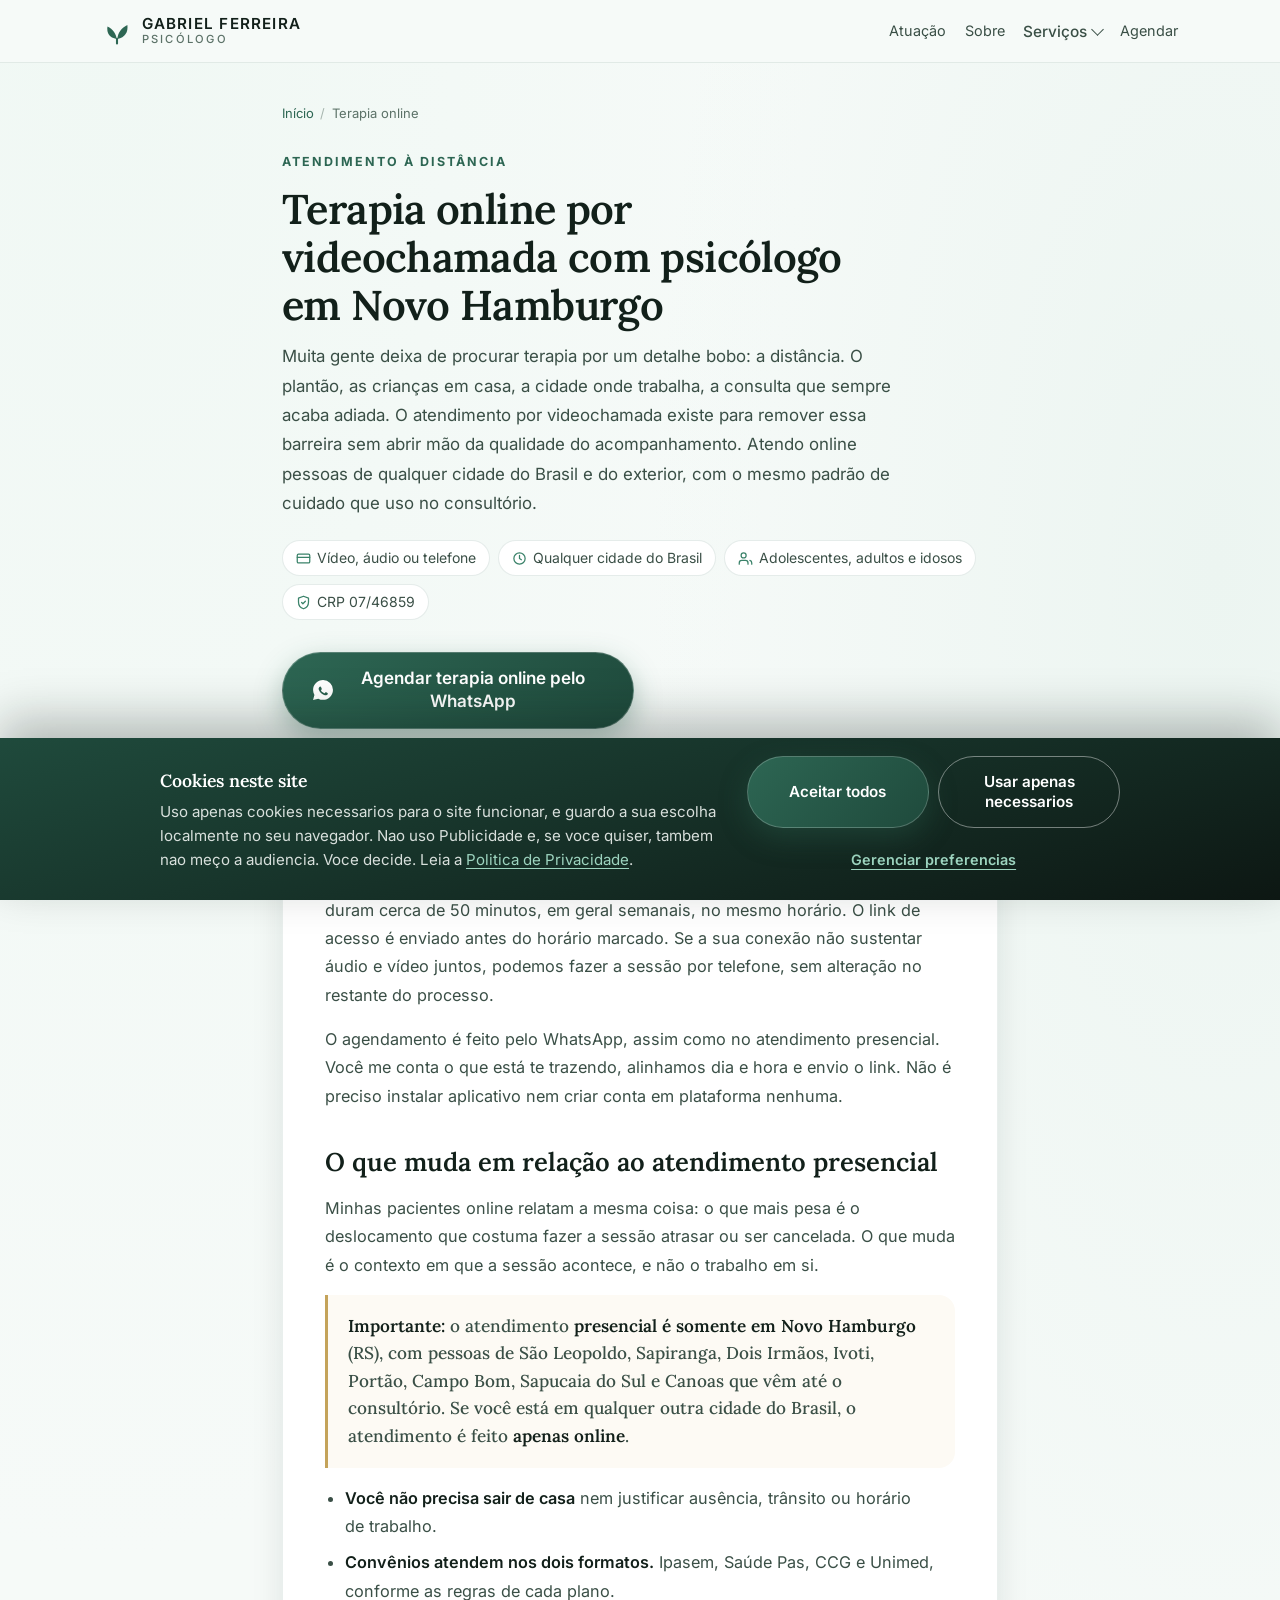
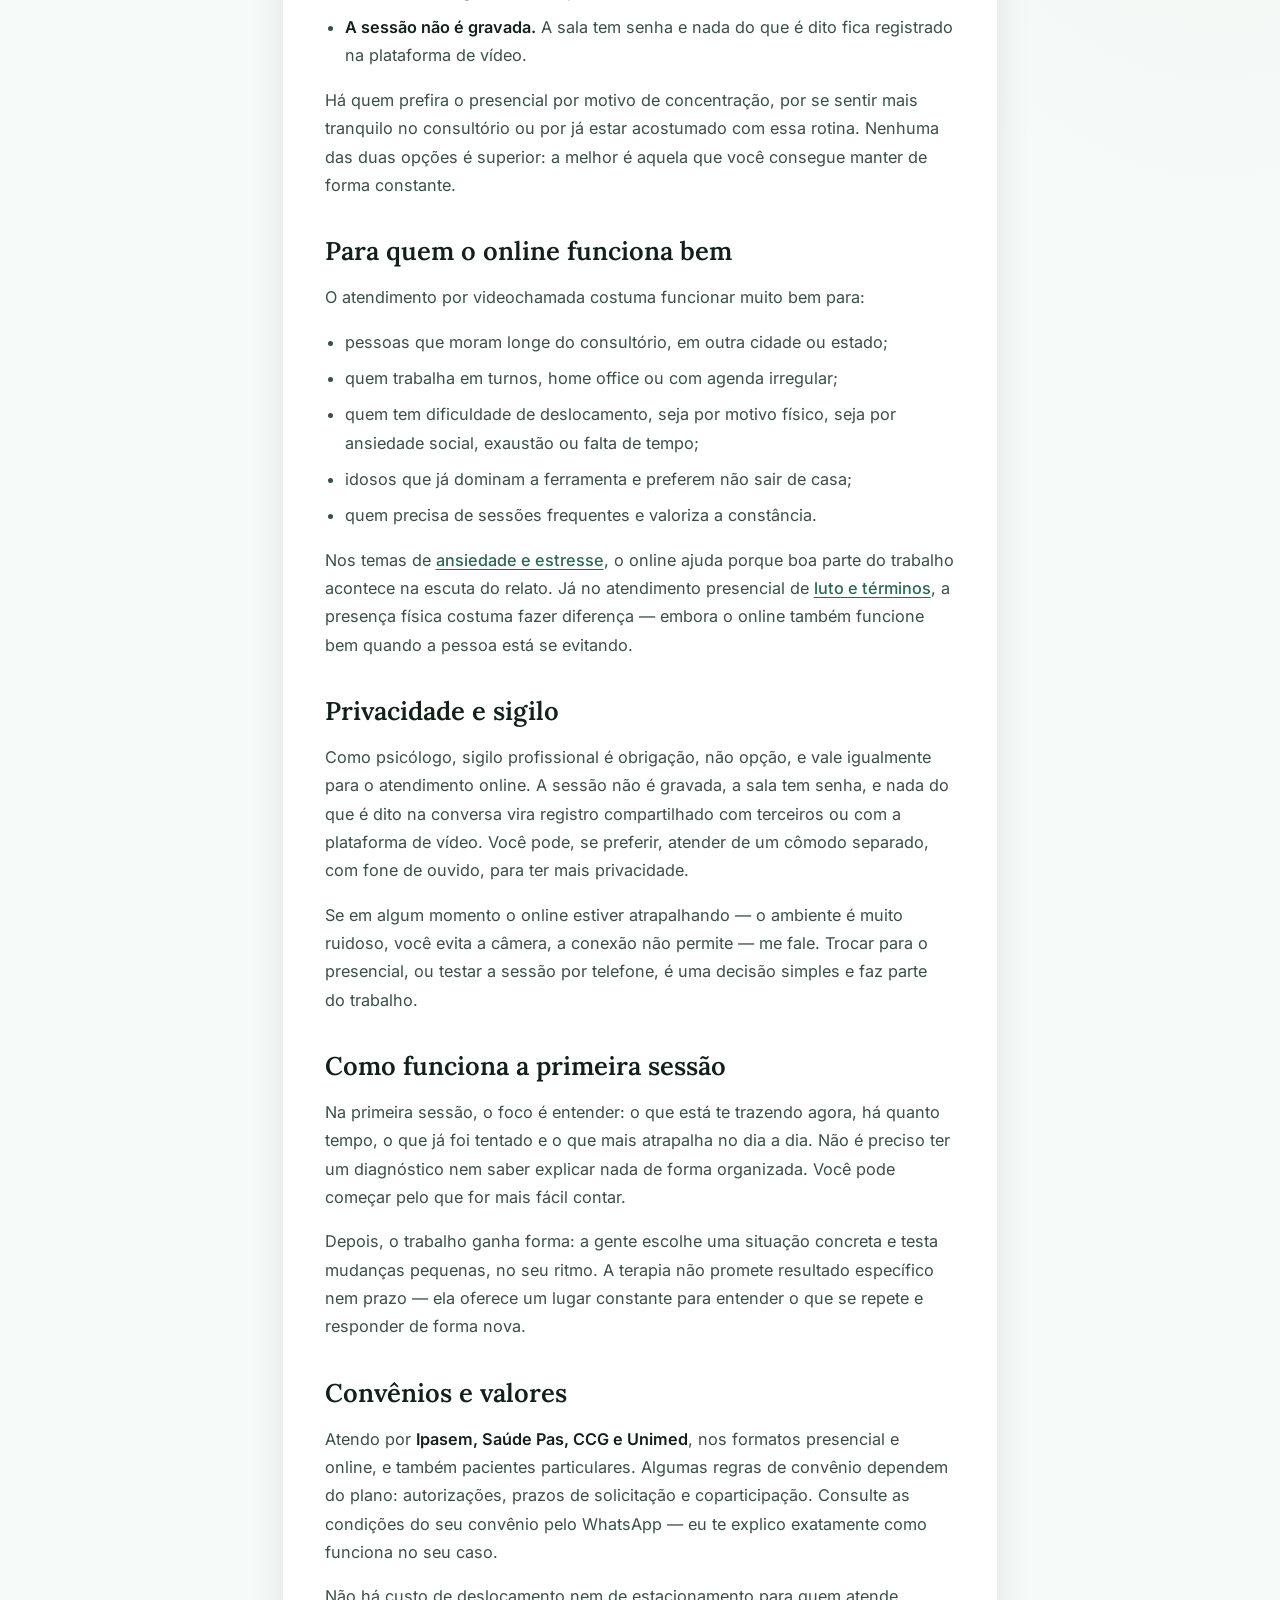
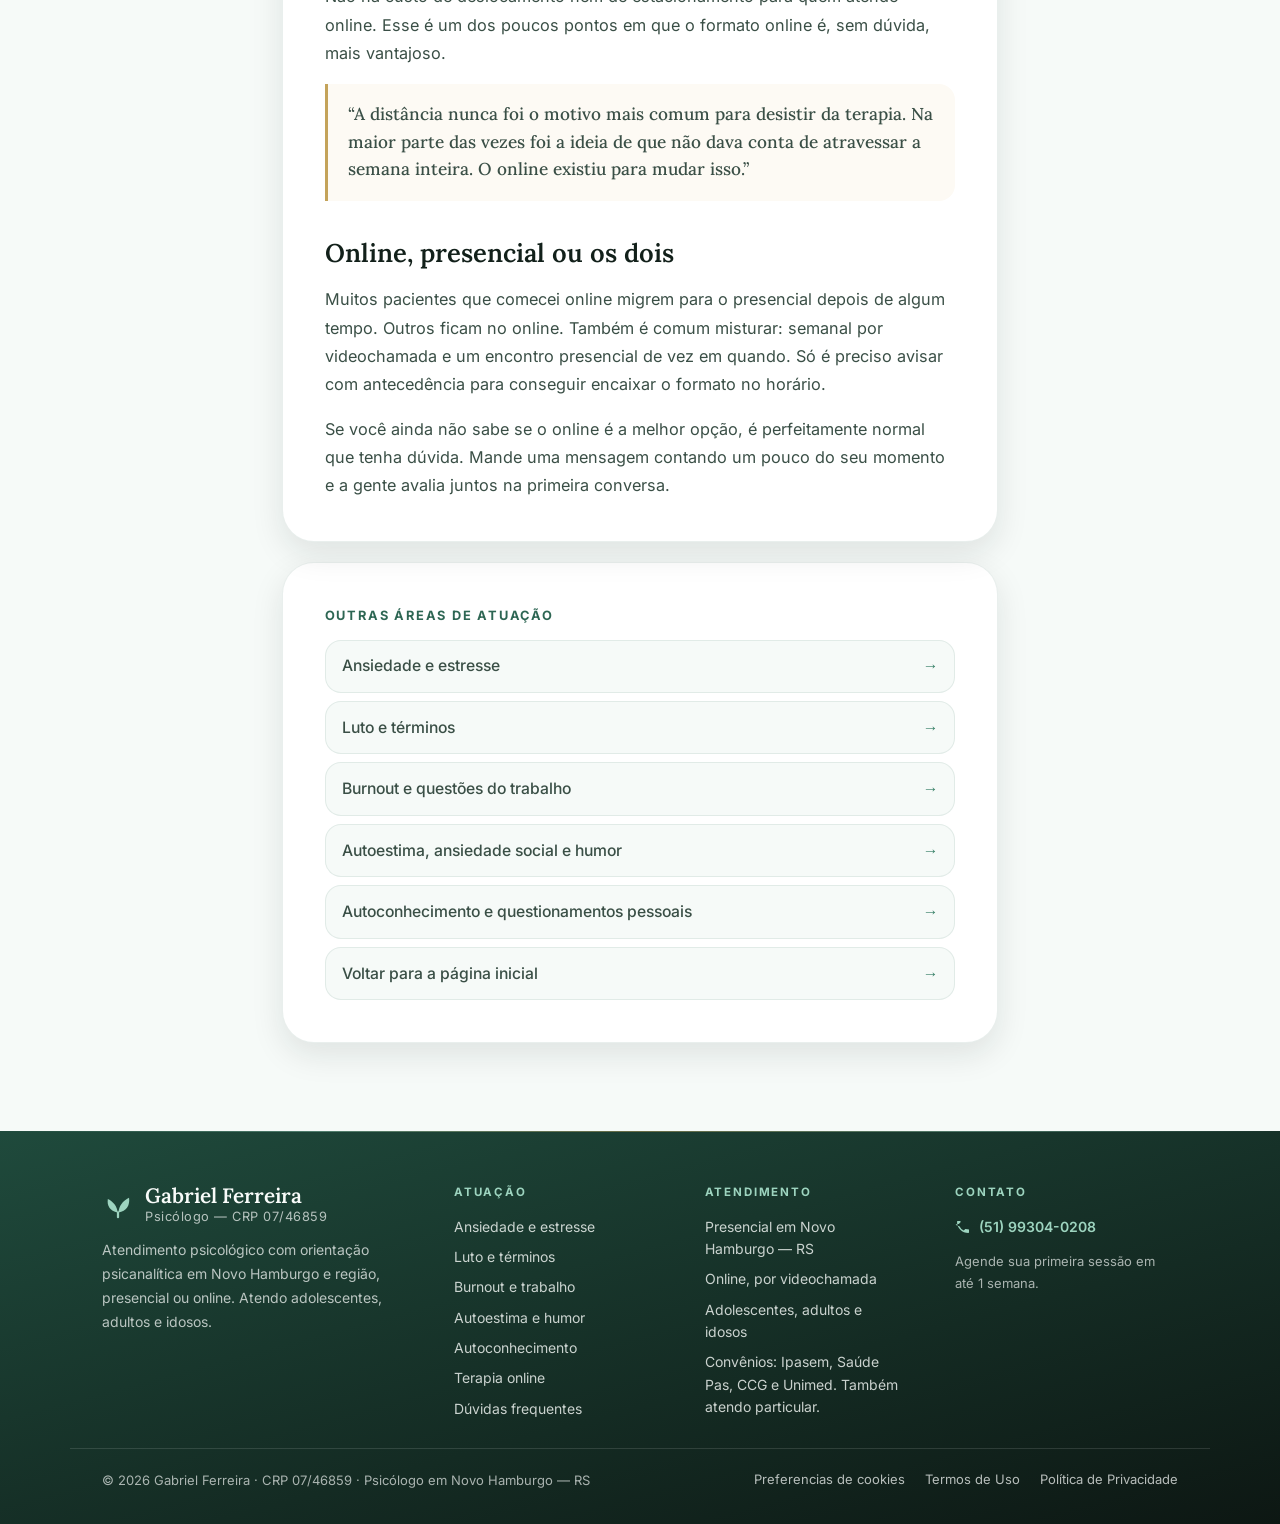
<file: terapia-online.html>
<!DOCTYPE html>
<html lang="pt-BR">
<head>
  <meta charset="UTF-8">
  <meta name="viewport" content="width=device-width, initial-scale=1.0">

  <title>Terapia online por videochamada | Psicólogo em Novo Hamburgo</title>
  <meta name="description" content="Terapia online por videochamada com psicólogo CRP 07/46859, de Novo Hamburgo a qualquer lugar do Brasil. Mesmo acolhimento do presencial.">
  <meta name="theme-color" content="#f6faf8">
  <meta name="robots" content="index, follow, max-image-preview:large">
  <link rel="canonical" href="https://seu-dominio.com.br/terapia-online.html">

  <meta name="author" content="Gabriel Ferreira — Psicólogo, CRP 07/46859">
  <meta name="geo.region" content="RS-BR">
  <meta name="geo.placename" content="Novo Hamburgo">
  <meta name="geo.position" content="-29.6844;-51.1297">
  <meta name="ICBM" content="29.6844, -51.1297">

  <meta property="og:type" content="article">
  <meta property="og:locale" content="pt_BR">
  <meta property="og:site_name" content="Gabriel Ferreira — Psicólogo">
  <meta property="og:url" content="https://seu-dominio.com.br/terapia-online.html">
  <meta property="og:title" content="Terapia online por videochamada: como funciona">
  <meta property="og:description" content="O que muda no atendimento por videochamada, para quem ele funciona bem, como é a primeira sessão e como agendar.">
  <meta property="og:image" content="https://seu-dominio.com.br/assets/img/og-imagem.jpg">
  <meta property="og:image:width" content="1200">
  <meta property="og:image:height" content="630">
  <meta property="og:image:alt" content="Atendimento psicológico por videochamada com Gabriel Ferreira, CRP 07/46859.">

  <meta name="twitter:card" content="summary_large_image">
  <meta name="twitter:title" content="Terapia online por videochamada: como funciona">
  <meta name="twitter:description" content="Psicólogo CRP 07/46859 atende online para pessoas de qualquer cidade. Entenda as diferenças em relação ao atendimento presencial.">
  <meta name="twitter:image" content="https://seu-dominio.com.br/assets/img/og-imagem.jpg">

  <link rel="icon" href="favicon.ico" sizes="any">
  <link rel="icon" href="favicon.svg" type="image/svg+xml">
  <link rel="apple-touch-icon" href="apple-touch-icon.png">
  <link rel="manifest" href="site.webmanifest">

  <link rel="preload" href="assets/fonts/inter-var-latin.woff2" as="font" type="font/woff2" crossorigin>
  <link rel="stylesheet" href="assets/css/styles.css?v=38">
  <script>document.documentElement.classList.add('js');</script>

  <script type="application/ld+json">
  {
    "@context": "https://schema.org",
    "@graph": [
      {
        "@type": "BreadcrumbList",
        "itemListElement": [
          { "@type": "ListItem", "position": 1, "name": "Início", "item": "https://seu-dominio.com.br/" },
          { "@type": "ListItem", "position": 2, "name": "Terapia online", "item": "https://seu-dominio.com.br/terapia-online.html" }
        ]
      },
      {
        "@type": "Service",
        "@id": "https://seu-dominio.com.br/terapia-online.html#servico",
        "name": "Terapia online por videochamada",
        "serviceType": "Psicoterapia online com orientação psicanalítica",
        "description": "Atendimento psicológico por videochamada para pessoas de qualquer cidade, com o profissional CRP 07/46859. Sessões de cerca de 50 minutos, com convênios Ipasem, Saúde Pas, CCG e Unimed, além de particular.",
        "provider": { "@id": "https://seu-dominio.com.br/#consultorio" },
        "areaServed": [
          { "@type": "Country", "name": "Brasil" },
          { "@type": "Place", "name": "Qualquer cidade do Brasil e do exterior, por videochamada" }
        ],
        "audience": {
          "@type": "PeopleAudience",
          "suggestedMinAge": 13
        },
        "availableChannel": {
          "@type": "ServiceChannel",
          "serviceUrl": "https://seu-dominio.com.br/terapia-online.html",
          "availableLanguage": "pt-BR"
        }
      },
      {
        "@type": "FAQPage",
        "mainEntity": [
          {
            "@type": "Question",
            "name": "A terapia online é tão eficaz quanto a presencial?",
            "acceptedAnswer": { "@type": "Answer", "text": "Para a grande maioria dos casos, sim. A pesquisa em psicoterapia por vídeo mostra resultados próximos dos do atendimento presencial, e parte importante do trabalho acontece justamente na escuta do relato, não no contato físico. O que muda é o contexto: em casa há mais interferência do ambiente, e por isso exigimos privacidade e estabilidade de conexão. Há situações em que o presencial é melhor, e nesses casos eu mesmo indico." }
          },
          {
            "@type": "Question",
            "name": "Atende pelo convênio no online?",
            "acceptedAnswer": { "@type": "Answer", "text": "Sim. Ipasem, Saúde Pas, CCG e Unimed atendem tanto presencial quanto por videochamada, conforme as regras de cada plano — algumas exigem autorização prévia ou pagamento de coparticipação. Também atendo pacientes particulares. Consulte as condições do seu convênio pelo WhatsApp." }
          },
          {
            "@type": "Question",
            "name": "Preciso ter câmera e microfone bons?",
            "acceptedAnswer": { "@type": "Answer", "text": "Uma imagem e um som estáveis importam mais que equipamentos caros. Celular ou notebook com boa conexão, câmera frontal, fone de ouvido e um lugar reservado já são suficientes. Se a sua conexão não permitir áudio e vídeo ao mesmo tempo, dá para fazer a sessão por telefone." }
          },
          {
            "@type": "Question",
            "name": "Posso trocar entre presencial e online?",
            "acceptedAnswer": { "@type": "Answer", "text": "Pode, e isso é comum. Algumas pessoas usam o online durante a semana e o presencial em alguns encontros; outras mudam conforme a agenda. Basta avisar com antecedência e ajustar o horário." }
          },
          {
            "@type": "Question",
            "name": "Terapia online vale a pena se eu moro em outra cidade?",
            "acceptedAnswer": { "@type": "Answer", "text": "Vale, e é a única alternativa para quem está longe do consultório. Encontro pessoas de várias cidades do Brasil e do exterior no atendimento online. O importante é haver um vínculo constante, um horário protegido e um ambiente tranquilo para a sessão." }
          },
          {
            "@type": "Question",
            "name": "O sigilo profissional vale para o atendimento online?",
            "acceptedAnswer": { "@type": "Answer", "text": "Sim. O sigilo é o mesmo do atendimento presencial, conforme o Código de Ética do Psicólogo. A plataforma de videochamada não é gravada, as salas têm senha e as informações clínicas não são compartilhadas com terceiros." }
          }
        ]
      }
    ]
  }
  </script>
</head>
<body class="page">

  <header class="site-head">
    <div class="container site-head__inner">
      <a class="site-head__id" href="index.html">
        <svg viewBox="0 0 40 40" aria-hidden="true" focusable="false">
          <path fill="currentColor" d="M20.5 30.5c.6-7.8 5.4-14.7 13.3-18.4 1.3 9.3-3.1 17-13.3 18.4z"/>
          <path fill="currentColor" d="M19.5 30.5c-.6-7-5-13.2-12.2-16.6-1.4 8.4 2.6 15.2 12.2 16.6z"/>
          <path fill="none" stroke="currentColor" stroke-width="2.8" stroke-linecap="round" d="M20 36.5v-6"/>
        </svg>
        <span>
          <span class="site-head__name">Gabriel Ferreira</span>
          <span class="site-head__role">Psicólogo</span>
        </span>
      </a>
      <nav class="site-head__nav" aria-label="Navegação">
        <a href="index.html#temas">Atuação</a>
        <a href="index.html#sobre">Sobre</a>
        <div class="nav__item">
<button class="nav__link nav__link--btn" type="button" aria-expanded="false" aria-controls="svcDrop">
<span>Serviços</span>
<svg class="nav__caret" viewBox="0 0 9 9" fill="none" aria-hidden="true" focusable="false"></svg>
</button>
<div class="nav__drop" id="svcDrop">
<a href="ansiedade-e-estresse.html">Ansiedade e estresse</a>
<a href="luto-e-terminos.html">Luto e términos</a>
<a href="burnout-e-trabalho.html">Burnout e trabalho</a>
<a href="autoestima-e-humor.html">Autoestima e humor</a>
<a href="autoconhecimento.html">Autoconhecimento</a>
<a href="terapia-online.html">Terapia online</a>
</div>
</div>
<a href="https://wa.me/5551993040208" target="_blank" rel="noopener noreferrer">Agendar</a>
      </nav>
<button class="burger" type="button" aria-expanded="false" aria-controls="mmenu" aria-label="Abrir menu">
<span class="burger__box" aria-hidden="true"><span class="burger__line"></span><span class="burger__line"></span><span class="burger__line"></span></span>
</button>
</div>
</header>
<div class="mmenu" id="mmenu" hidden>
<nav class="mmenu__nav" aria-label="Menu">
<a class="mmenu__link" href="index.html">Início</a>
<a class="mmenu__link" href="index.html#temas">Atuação</a>
<a class="mmenu__link" href="index.html#sobre">Sobre</a>
<p class="mmenu__label">Serviços</p>
<ul class="mmenu__services">
<li><a href="ansiedade-e-estresse.html">Ansiedade e estresse</a></li>
<li><a href="luto-e-terminos.html">Luto e términos</a></li>
<li><a href="burnout-e-trabalho.html">Burnout e trabalho</a></li>
<li><a href="autoestima-e-humor.html">Autoestima e humor</a></li>
<li><a href="autoconhecimento.html">Autoconhecimento</a></li>
<li><a href="terapia-online.html">Terapia online</a></li>
</ul>
<a class="mmenu__cta" href="https://wa.me/5551993040208" target="_blank" rel="noopener noreferrer"><svg viewBox="0 0 24 24" width="16" height="16" fill="none" stroke="currentColor" stroke-width="2" stroke-linecap="round" stroke-linejoin="round" aria-hidden="true" focusable="false"><path d="M22 16.9v3a2 2 0 0 1-2.2 2 19.8 19.8 0 0 1-8.6-3.1 19.5 19.5 0 0 1-6-6A19.8 19.8 0 0 1 2 4.2 2 2 0 0 1 4 2h3a2 2 0 0 1 2 1.7c.1 1 .4 1.9.7 2.8a2 2 0 0 1-.5 2.1L8.1 9.9a16 16 0 0 0 6 6l1.3-1.1a2 2 0 0 1 2.1-.5c.9.3 1.8.6 2.8.7A2 2 0 0 1 22 16.9z"/></svg><span>Agendar pelo WhatsApp</span></a>
</nav>
</div>

<main class="page-main">
    <div class="container container--narrow">

      <nav class="crumbs" aria-label="Você está em">
        <ol>
          <li><a href="index.html">Início</a></li>
          <li aria-current="page">Terapia online</li>
        </ol>
      </nav>

      <header class="page-hero">
        <p class="eyebrow">Atendimento à distância</p>
        <h1>Terapia online por videochamada com psicólogo em Novo Hamburgo</h1>
        <p class="text lead-p">Muita gente deixa de procurar terapia por um detalhe bobo: a distância. O plantão, as crianças em casa, a cidade onde trabalha, a consulta que sempre acaba adiada. O atendimento por videochamada existe para remover essa barreira sem abrir mão da qualidade do acompanhamento. Atendo online pessoas de qualquer cidade do Brasil e do exterior, com o mesmo padrão de cuidado que uso no consultório.</p>
        <ul class="page-meta">
          <li>
            <svg viewBox="0 0 24 24" fill="none" stroke="currentColor" stroke-width="2" stroke-linecap="round" stroke-linejoin="round" aria-hidden="true" focusable="false"><rect x="2" y="5" width="20" height="14" rx="2"/><path d="M2 10h20"/></svg>
            <span>Vídeo, áudio ou telefone</span>
          </li>
          <li>
            <svg viewBox="0 0 24 24" fill="none" stroke="currentColor" stroke-width="2" stroke-linecap="round" stroke-linejoin="round" aria-hidden="true" focusable="false"><circle cx="12" cy="12" r="9"/><path d="M12 7v5l3 2"/></svg>
            <span>Qualquer cidade do Brasil</span>
          </li>
          <li>
            <svg viewBox="0 0 24 24" fill="none" stroke="currentColor" stroke-width="2" stroke-linecap="round" stroke-linejoin="round" aria-hidden="true" focusable="false"><path d="M16 21v-2a4 4 0 0 0-4-4H6a4 4 0 0 0-4 4v2"/><circle cx="9" cy="7" r="4"/><path d="M22 21v-2a4 4 0 0 0-3-3.9"/></svg>
            <span>Adolescentes, adultos e idosos</span>
          </li>
          <li>
            <svg viewBox="0 0 24 24" fill="none" stroke="currentColor" stroke-width="2" stroke-linecap="round" stroke-linejoin="round" aria-hidden="true" focusable="false"><path d="M12 2 4 5v6c0 5 3.4 9.4 8 11 4.6-1.6 8-6 8-11V5z"/><path d="m9 12 2 2 4-4"/></svg>
            <span>CRP 07/46859</span>
          </li>
        </ul>
      <div class="page-hero__cta">
  <a class="btn" href="https://wa.me/5551993040208" target="_blank" rel="noopener noreferrer">
    <svg class="btn__icon" viewBox="0 0 24 24" width="20" height="20" aria-hidden="true" focusable="false" fill="currentColor"><path d="M12.04 0C5.46 0 .1 5.36.1 11.94c0 2.1.55 4.14 1.6 5.95L.06 24l6.3-1.65a11.9 11.9 0 005.68 1.45h.01c6.55 0 11.9-5.36 11.9-11.94A11.82 11.82 0 0020.5 3.49 11.82 11.82 0 0012.04 0m5.8 16.9c-.25.7-1.43 1.34-1.97 1.39-.5.05-.98.24-3.3-.69-2.78-1.1-4.55-3.94-4.69-4.13-.14-.19-1.13-1.5-1.13-2.87 0-1.36.71-2.03.97-2.31.25-.27.55-.34.74-.34h.53c.17 0 .4-.07.63.48.24.57.8 1.97.87 2.11.07.14.12.31.02.5-.1.19-.15.31-.29.47l-.44.51c-.14.14-.29.29-.12.57.16.27.73 1.2 1.56 1.94 1.07.95 1.97 1.25 2.25 1.39.27.14.43.12.59-.07.16-.19.68-.79.86-1.06.17-.27.35-.22.59-.13.24.09 1.5.7 1.76.83.27.12.44.19.51.29.06.1.06.57-.19 1.27z"/></svg>
    <span class="btn__label">Agendar terapia online pelo WhatsApp</span>
  </a>
</div>
</header>

<div class="page-body">

        <article class="page-card prose reveal">
          <h2>Como funciona o atendimento online</h2>
          <p>As sessões acontecem por videochamada, em uma plataforma com senha, e duram cerca de 50 minutos, em geral semanais, no mesmo horário. O link de acesso é enviado antes do horário marcado. Se a sua conexão não sustentar áudio e vídeo juntos, podemos fazer a sessão por telefone, sem alteração no restante do processo.</p>
          <p>O agendamento é feito pelo WhatsApp, assim como no atendimento presencial. Você me conta o que está te trazendo, alinhamos dia e hora e envio o link. Não é preciso instalar aplicativo nem criar conta em plataforma nenhuma.</p>

          <h2>O que muda em relação ao atendimento presencial</h2>
          <p>Minhas pacientes online relatam a mesma coisa: o que mais pesa é o deslocamento que costuma fazer a sessão atrasar ou ser cancelada. O que muda é o contexto em que a sessão acontece, e não o trabalho em si.</p>
          <div class="callout">
            <p><strong>Importante:</strong> o atendimento <strong>presencial é somente em Novo Hamburgo</strong> (RS), com pessoas de São Leopoldo, Sapiranga, Dois Irmãos, Ivoti, Portão, Campo Bom, Sapucaia do Sul e Canoas que vêm até o consultório. Se você está em qualquer outra cidade do Brasil, o atendimento é feito <strong>apenas online</strong>.</p>
          </div>
          <ul>
            <li><strong>Você não precisa sair de casa</strong> nem justificar ausência, trânsito ou horário de trabalho.</li>
            <li><strong>Convênios atendem nos dois formatos.</strong> Ipasem, Saúde Pas, CCG e Unimed, conforme as regras de cada plano.</li>
            <li><strong>A sessão não é gravada.</strong> A sala tem senha e nada do que é dito fica registrado na plataforma de vídeo.</li>
          </ul>
          <p>Há quem prefira o presencial por motivo de concentração, por se sentir mais tranquilo no consultório ou por já estar acostumado com essa rotina. Nenhuma das duas opções é superior: a melhor é aquela que você consegue manter de forma constante.</p>

          <h2>Para quem o online funciona bem</h2>
          <p>O atendimento por videochamada costuma funcionar muito bem para:</p>
          <ul>
            <li>pessoas que moram longe do consultório, em outra cidade ou estado;</li>
            <li>quem trabalha em turnos, home office ou com agenda irregular;</li>
            <li>quem tem dificuldade de deslocamento, seja por motivo físico, seja por ansiedade social, exaustão ou falta de tempo;</li>
            <li>idosos que já dominam a ferramenta e preferem não sair de casa;</li>
            <li>quem precisa de sessões frequentes e valoriza a constância.</li>
          </ul>
          <p>Nos temas de <a href="ansiedade-e-estresse.html">ansiedade e estresse</a>, o online ajuda porque boa parte do trabalho acontece na escuta do relato. Já no atendimento presencial de <a href="luto-e-terminos.html">luto e términos</a>, a presença física costuma fazer diferença — embora o online também funcione bem quando a pessoa está se evitando.</p>

          <h2>Privacidade e sigilo</h2>
          <p>Como psicólogo, sigilo profissional é obrigação, não opção, e vale igualmente para o atendimento online. A sessão não é gravada, a sala tem senha, e nada do que é dito na conversa vira registro compartilhado com terceiros ou com a plataforma de vídeo. Você pode, se preferir, atender de um cômodo separado, com fone de ouvido, para ter mais privacidade.</p>
          <p>Se em algum momento o online estiver atrapalhando — o ambiente é muito ruidoso, você evita a câmera, a conexão não permite — me fale. Trocar para o presencial, ou testar a sessão por telefone, é uma decisão simples e faz parte do trabalho.</p>

          <h2>Como funciona a primeira sessão</h2>
          <p>Na primeira sessão, o foco é entender: o que está te trazendo agora, há quanto tempo, o que já foi tentado e o que mais atrapalha no dia a dia. Não é preciso ter um diagnóstico nem saber explicar nada de forma organizada. Você pode começar pelo que for mais fácil contar.</p>
          <p>Depois, o trabalho ganha forma: a gente escolhe uma situação concreta e testa mudanças pequenas, no seu ritmo. A terapia não promete resultado específico nem prazo — ela oferece um lugar constante para entender o que se repete e responder de forma nova.</p>

          <h2>Convênios e valores</h2>
          <p>Atendo por <strong>Ipasem, Saúde Pas, CCG e Unimed</strong>, nos formatos presencial e online, e também pacientes particulares. Algumas regras de convênio dependem do plano: autorizações, prazos de solicitação e coparticipação. Consulte as condições do seu convênio pelo WhatsApp — eu te explico exatamente como funciona no seu caso.</p>
          <p>Não há custo de deslocamento nem de estacionamento para quem atende online. Esse é um dos poucos pontos em que o formato online é, sem dúvida, mais vantajoso.</p>

          <div class="callout">
            <p>“A distância nunca foi o motivo mais comum para desistir da terapia. Na maior parte das vezes foi a ideia de que não dava conta de atravessar a semana inteira. O online existiu para mudar isso.”</p>
          </div>

          <h2>Online, presencial ou os dois</h2>
          <p>Muitos pacientes que comecei online migrem para o presencial depois de algum tempo. Outros ficam no online. Também é comum misturar: semanal por videochamada e um encontro presencial de vez em quando. Só é preciso avisar com antecedência para conseguir encaixar o formato no horário.</p>
          <p>Se você ainda não sabe se o online é a melhor opção, é perfeitamente normal que tenha dúvida. Mande uma mensagem contando um pouco do seu momento e a gente avalia juntos na primeira conversa.</p>
        </article>


        <div class="page-card related">
          <h2>Outras áreas de atuação</h2>
          <ul>
            <li><a href="ansiedade-e-estresse.html">Ansiedade e estresse</a></li>
            <li><a href="luto-e-terminos.html">Luto e términos</a></li>
            <li><a href="burnout-e-trabalho.html">Burnout e questões do trabalho</a></li>
            <li><a href="autoestima-e-humor.html">Autoestima, ansiedade social e humor</a></li>
            <li><a href="autoconhecimento.html">Autoconhecimento e questionamentos pessoais</a></li>
            <li><a href="index.html">Voltar para a página inicial</a></li>
          </ul>
        </div>

      </div>
    </div>
  </main>

  <footer class="footer">
    <div class="container footer__inner">
      <div class="footer__brand">
        <a class="footer__id" href="index.html">
          <svg class="footer__leaf" viewBox="0 0 40 40" aria-hidden="true" focusable="false">
            <path fill="currentColor" d="M20.5 30.5c.6-7.8 5.4-14.7 13.3-18.4 1.3 9.3-3.1 17-13.3 18.4z"/>
            <path fill="currentColor" d="M19.5 30.5c-.6-7-5-13.2-12.2-16.6-1.4 8.4 2.6 15.2 12.2 16.6z"/>
            <path fill="none" stroke="currentColor" stroke-width="2.8" stroke-linecap="round" d="M20 36.5v-6"/>
          </svg>
          <span class="footer__names">
            <span class="footer__name">Gabriel Ferreira</span>
            <span class="footer__role">Psicólogo — CRP 07/46859</span>
          </span>
        </a>
        <p class="footer__tagline">Atendimento psicológico com orientação psicanalítica em Novo Hamburgo e região, presencial ou online. Atendo adolescentes, adultos e idosos.</p>
      </div>

      <nav class="footer__col" aria-label="Áreas de atuação">
        <h2 class="footer__title">Atuação</h2>
        <ul class="footer__list">
          <li><a href="ansiedade-e-estresse.html">Ansiedade e estresse</a></li>
          <li><a href="luto-e-terminos.html">Luto e términos</a></li>
          <li><a href="burnout-e-trabalho.html">Burnout e trabalho</a></li>
          <li><a href="autoestima-e-humor.html">Autoestima e humor</a></li>
          <li><a href="autoconhecimento.html">Autoconhecimento</a></li>
          <li><a href="terapia-online.html">Terapia online</a></li>
          <li><a href="index.html#faq">Dúvidas frequentes</a></li>
        </ul>
      </nav>
<div class="footer__col">
        <h2 class="footer__title">Atendimento</h2>
        <ul class="footer__list">
          <li>Presencial em Novo Hamburgo — RS</li>
          <li>Online, por videochamada</li>
          <li>Adolescentes, adultos e idosos</li>
          <li>Convênios: Ipasem, Saúde Pas, CCG e Unimed. Também atendo particular.</li>
        </ul>
      </div>

      <div class="footer__col">
        <h2 class="footer__title">Contato</h2>
        <ul class="footer__list">
          <li>
            <a class="footer__contact" href="tel:+5551993040208">
              <svg viewBox="0 0 24 24" width="16" height="16" aria-hidden="true" focusable="false" fill="currentColor"><path d="M6.62 10.79a15.053 15.053 0 006.59 6.59l2.2-2.2a.996.996 0 011.02-.24c1.12.37 2.33.57 3.57.57a1 1 0 011 1V20a1 1 0 01-1 1A17 17 0 013 4a1 1 0 011-1h3.5a1 1 0 011 1c0 .33-.09.65-.24.94l-2.2 2.2a.996.996 0 01-1.02.24c-.92.3-1.9.47-2.92.47a1 1 0 00-1 1z"/></svg>
              <span>(51) 99304-0208</span>
            </a>
          </li>
          <li class="footer__note">Agende sua primeira sessão em até 1 semana.</li>
        </ul>
      </div>
    </div>

    <div class="container footer__base">
      <p class="footer__copy">© 2026 Gabriel Ferreira · CRP 07/46859 · Psicólogo em Novo Hamburgo — RS</p>
      <nav class="footer__legal" aria-label="Links legais">
        <a href="politica-de-privacidade.html#cookies" data-cookie-prefs>Preferencias de cookies</a>
        <a href="termos-de-uso.html">Termos de Uso</a>
        <a href="politica-de-privacidade.html">Política de Privacidade</a>
      </nav>
</div>
  </footer>

  <a class="btn btn--sticky" href="https://wa.me/5551993040208" target="_blank" rel="noopener noreferrer" aria-label="Agendar consulta pelo WhatsApp">
  <svg class="btn__icon" viewBox="0 0 24 24" width="24" height="24" aria-hidden="true" focusable="false" fill="currentColor"><path d="M12.04 0C5.46 0 .1 5.36.1 11.94c0 2.1.55 4.14 1.6 5.95L.06 24l6.3-1.65a11.9 11.9 0 005.68 1.45h.01c6.55 0 11.9-5.36 11.9-11.94A11.82 11.82 0 0020.5 3.49 11.82 11.82 0 0012.04 0m5.8 16.9c-.25.7-1.43 1.34-1.97 1.39-.5.05-.98.24-3.3-.69-2.78-1.1-4.55-3.94-4.69-4.13-.14-.19-1.13-1.5-1.13-2.87 0-1.36.71-2.03.97-2.31.25-.27.55-.34.74-.34h.53c.17 0 .4-.07.63.48.24.57.8 1.97.87 2.11.07.14.12.31.02.5-.1.19-.15.31-.29.47l-.44.51c-.14.14-.29.29-.12.57.16.27.73 1.2 1.56 1.94 1.07.95 1.97 1.25 2.25 1.39.27.14.43.12.59-.07.16-.19.68-.79.86-1.06.17-.27.35-.22.59-.13.24.09 1.5.7 1.76.83.27.12.44.19.51.29.06.1.06.57-.19 1.27z"/></svg>
  <span class="btn__label">Agendar consulta</span>
</a>


  <script src="assets/js/pagina.js?v=38" defer></script>
<script src="assets/js/nav.js?v=38" defer></script>

  <script src="assets/js/cookies.js?v=38" defer></script>
</body>
</html>
</file>
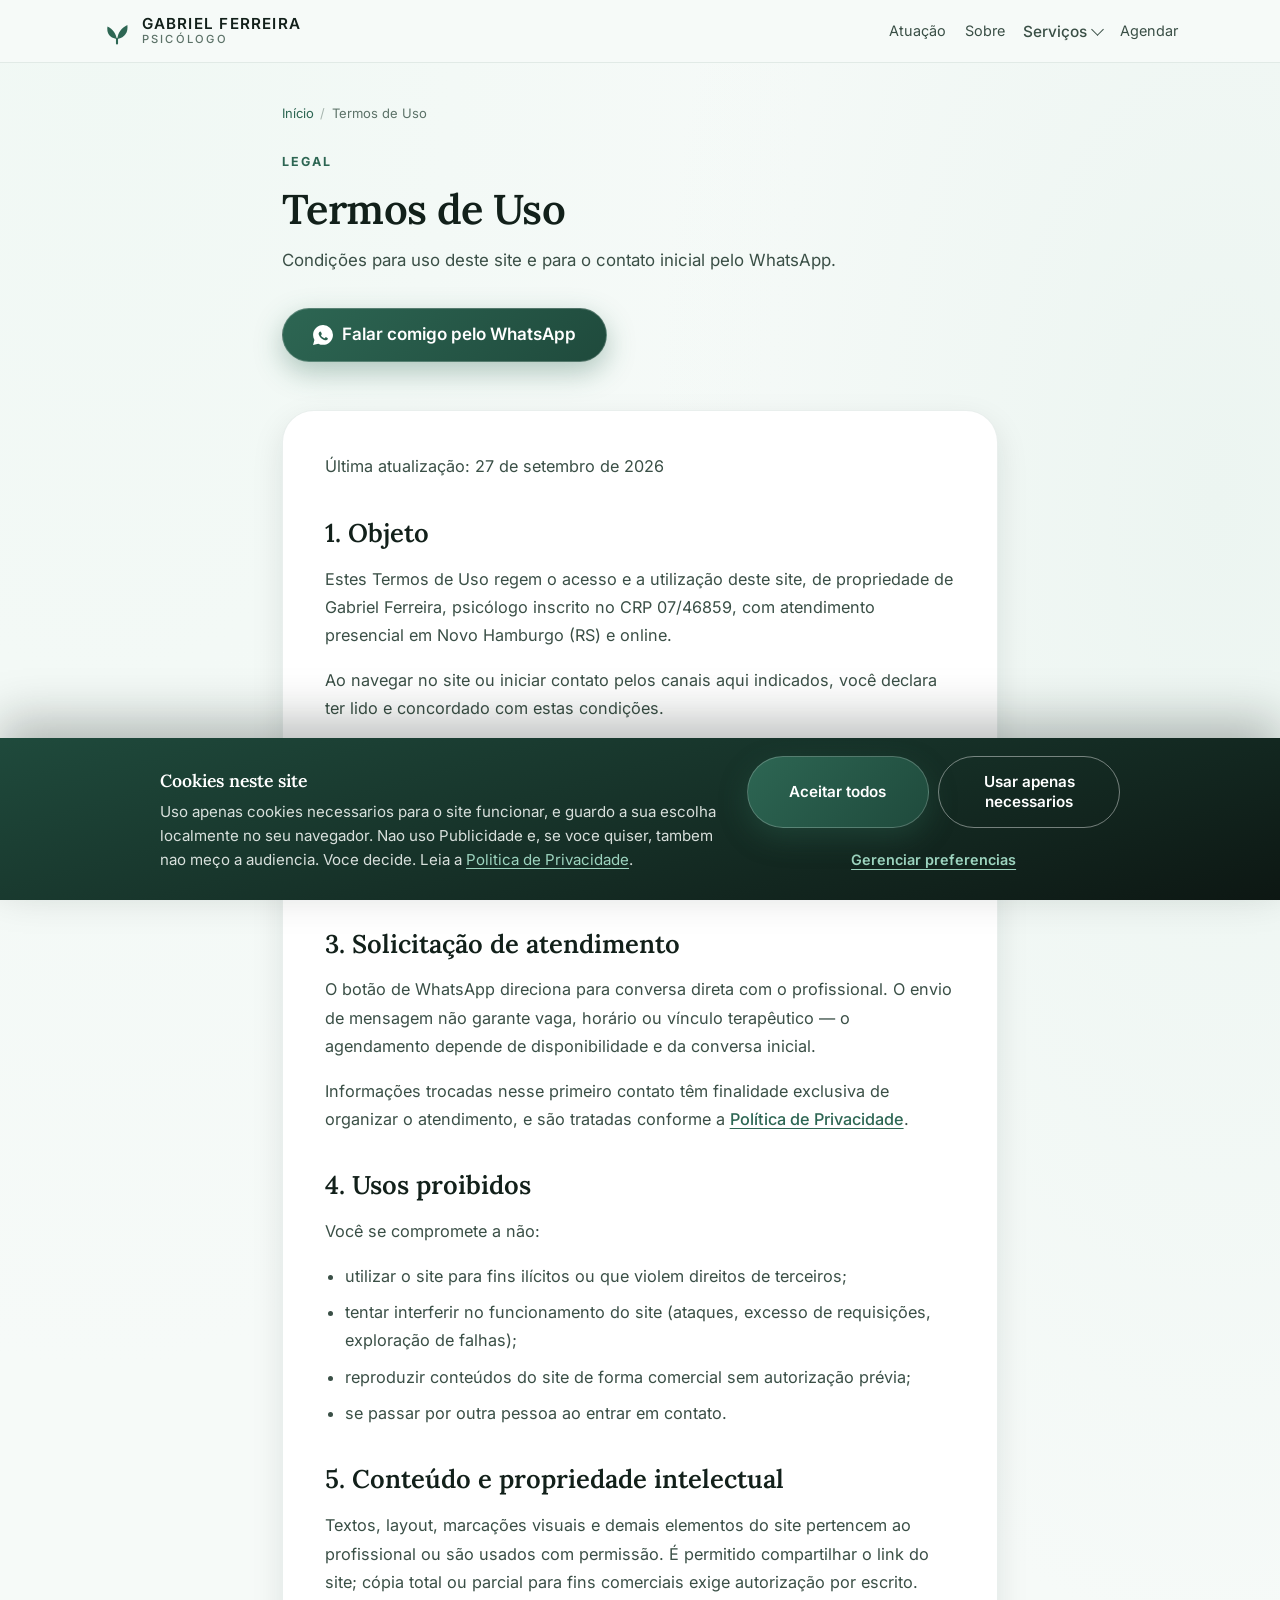
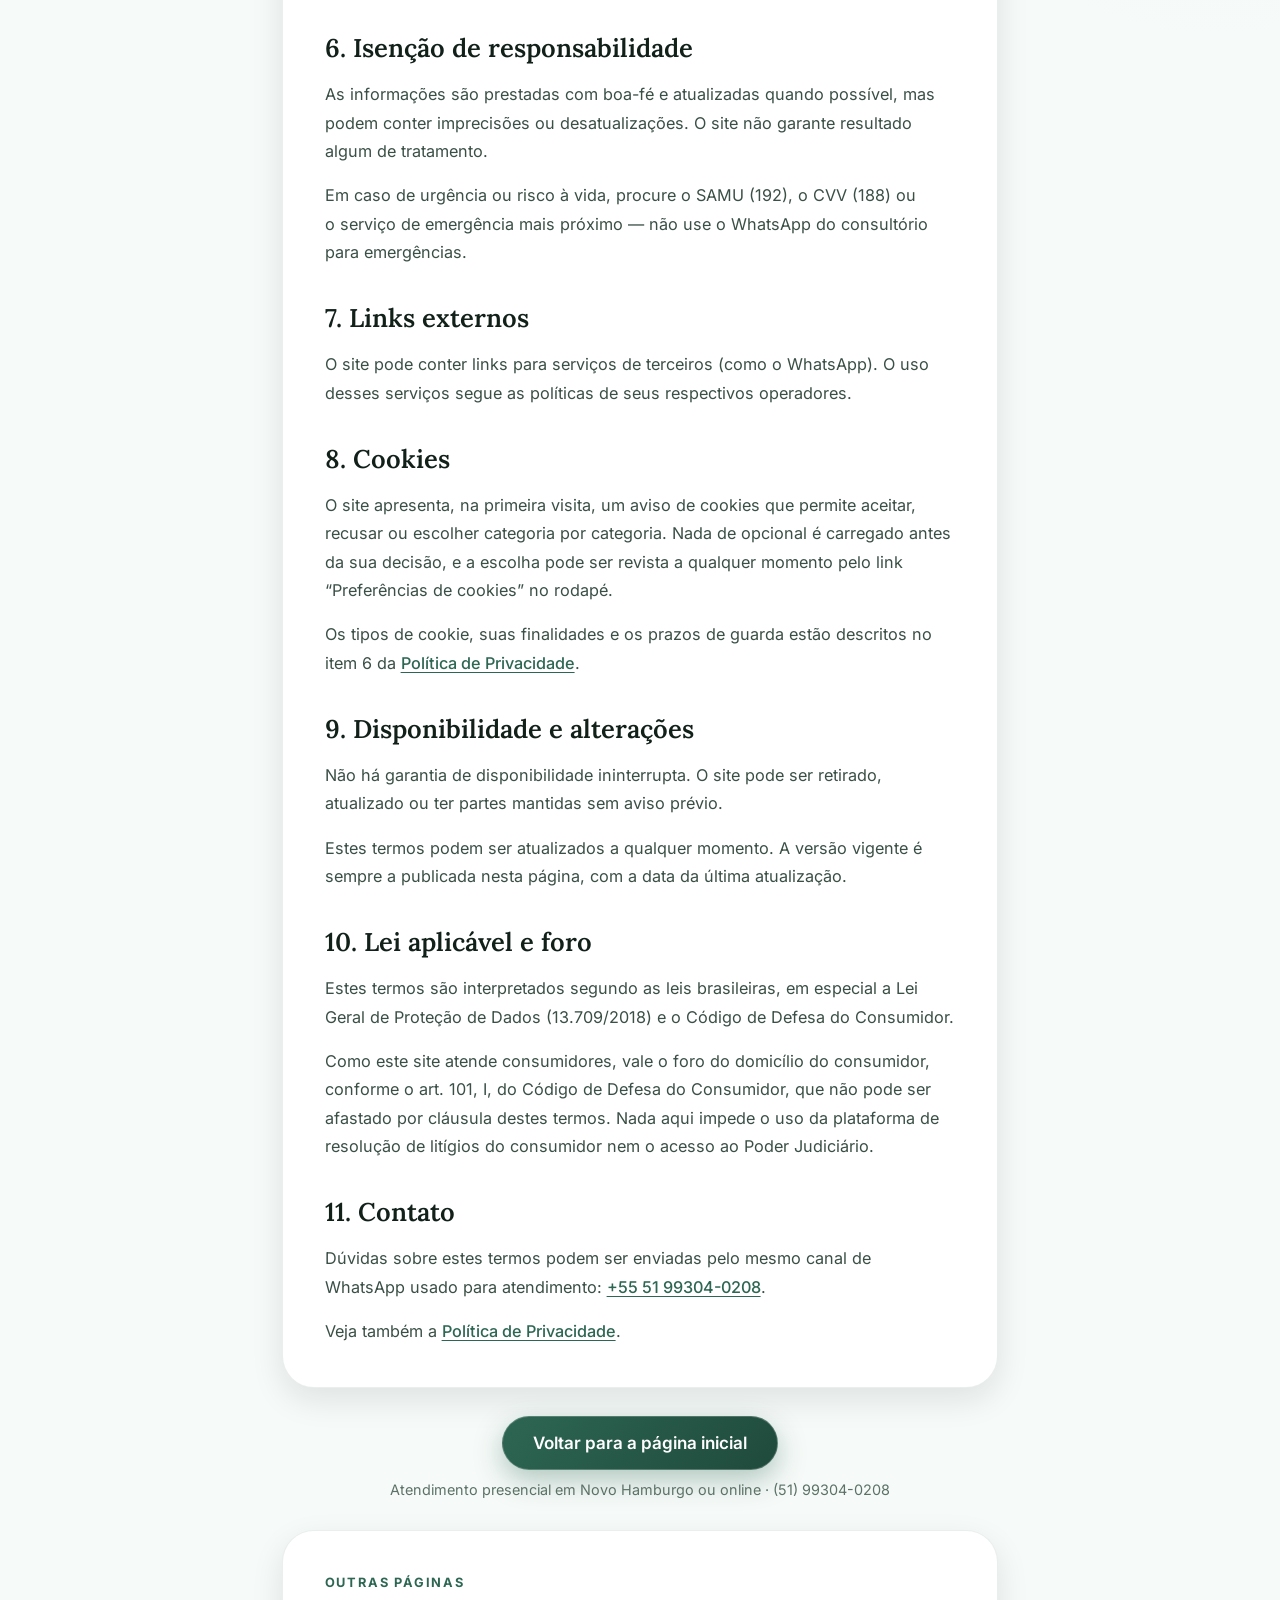
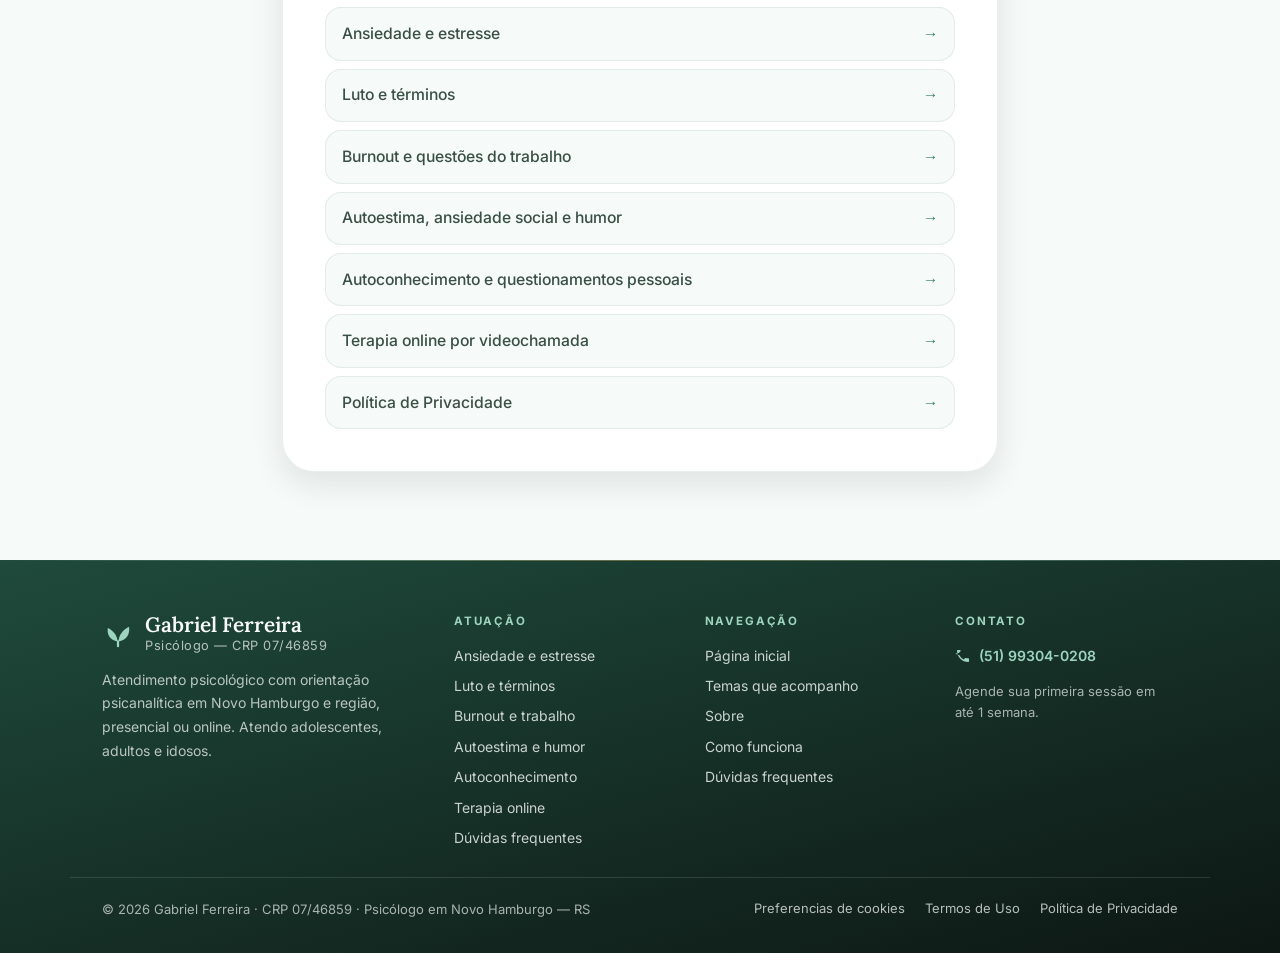
<file: termos-de-uso.html>
<!DOCTYPE html>
<html lang="pt-BR">
<head>
  <meta charset="UTF-8">
  <meta name="viewport" content="width=device-width, initial-scale=1.0">
  <title>Termos de Uso | Gabriel Ferreira — Psicólogo</title>
  <meta name="description" content="Termos de uso do site de Gabriel Ferreira, psicólogo (CRP 07/46859), em Novo Hamburgo.">
  <meta name="theme-color" content="#F8FBF9">
  <meta name="robots" content="index, follow">
  <link rel="canonical" href="https://seu-dominio.com.br/termos-de-uso.html">

  <meta name="author" content="Gabriel Ferreira - Psicólogo, CRP 07/46859">
  <meta name="geo.region" content="RS-BR">
  <meta name="geo.placename" content="Novo Hamburgo">
  <meta name="geo.position" content="-29.6844;-51.1297">
  <meta name="ICBM" content="29.6844, -51.1297">

  <meta property="og:type" content="article">
  <meta property="og:locale" content="pt_BR">
  <meta property="og:site_name" content="Gabriel Ferreira - Psicólogo">
  <meta property="og:url" content="https://seu-dominio.com.br/termos-de-uso.html">
  <meta property="og:title" content="Termos de Uso | Gabriel Ferreira — Psicólogo">
  <meta property="og:description" content="Termos de uso do site de Gabriel Ferreira, psicólogo (CRP 07/46859), em Novo Hamburgo.">
  <meta property="og:image" content="https://seu-dominio.com.br/assets/img/og-imagem.jpg">
  <meta property="og:image:width" content="1200">
  <meta property="og:image:height" content="630">
  <meta property="og:image:alt" content="Gabriel Ferreira, psicólogo CRP 07/46859, em Novo Hamburgo.">

  <meta name="twitter:card" content="summary_large_image">
  <meta name="twitter:title" content="Termos de Uso | Gabriel Ferreira — Psicólogo">
  <meta name="twitter:description" content="Termos de uso do site de Gabriel Ferreira, psicólogo (CRP 07/46859), em Novo Hamburgo.">
  <meta name="twitter:image" content="https://seu-dominio.com.br/assets/img/og-imagem.jpg">

  <link rel="icon" href="favicon.ico" sizes="any">
  <link rel="icon" href="favicon.svg" type="image/svg+xml">
  <link rel="apple-touch-icon" href="apple-touch-icon.png">
  <link rel="manifest" href="site.webmanifest">

  <link rel="preload" href="assets/fonts/inter-var-latin.woff2" as="font" type="font/woff2" crossorigin>
  <link rel="stylesheet" href="assets/css/styles.css?v=38">
  <script>document.documentElement.classList.add('js');</script>
</head>
<body class="page">

  <header class="site-head">
    <div class="container site-head__inner">
      <a class="site-head__id" href="index.html">
        <svg viewBox="0 0 40 40" aria-hidden="true" focusable="false">
          <path fill="currentColor" d="M20.5 30.5c.6-7.8 5.4-14.7 13.3-18.4 1.3 9.3-3.1 17-13.3 18.4z"/>
          <path fill="currentColor" d="M19.5 30.5c-.6-7-5-13.2-12.2-16.6-1.4 8.4 2.6 15.2 12.2 16.6z"/>
          <path fill="none" stroke="currentColor" stroke-width="2.8" stroke-linecap="round" d="M20 36.5v-6"/>
        </svg>
        <span>
          <span class="site-head__name">Gabriel Ferreira</span>
          <span class="site-head__role">Psicólogo</span>
        </span>
      </a>
      <nav class="site-head__nav" aria-label="Navegação">
        <a href="index.html#temas">Atuação</a>
        <a href="index.html#sobre">Sobre</a>
        <div class="nav__item">
<button class="nav__link nav__link--btn" type="button" aria-expanded="false" aria-controls="svcDrop">
<span>Serviços</span>
<svg class="nav__caret" viewBox="0 0 9 9" fill="none" aria-hidden="true" focusable="false"></svg>
</button>
<div class="nav__drop" id="svcDrop">
<a href="ansiedade-e-estresse.html">Ansiedade e estresse</a>
<a href="luto-e-terminos.html">Luto e términos</a>
<a href="burnout-e-trabalho.html">Burnout e trabalho</a>
<a href="autoestima-e-humor.html">Autoestima e humor</a>
<a href="autoconhecimento.html">Autoconhecimento</a>
<a href="terapia-online.html">Terapia online</a>
</div>
</div>
<a href="https://wa.me/5551993040208" target="_blank" rel="noopener noreferrer">Agendar</a>
      </nav>
<button class="burger" type="button" aria-expanded="false" aria-controls="mmenu" aria-label="Abrir menu">
<span class="burger__box" aria-hidden="true"><span class="burger__line"></span><span class="burger__line"></span><span class="burger__line"></span></span>
</button>
</div>
</header>
<div class="mmenu" id="mmenu" hidden>
<nav class="mmenu__nav" aria-label="Menu">
<a class="mmenu__link" href="index.html">Início</a>
<a class="mmenu__link" href="index.html#temas">Atuação</a>
<a class="mmenu__link" href="index.html#sobre">Sobre</a>
<p class="mmenu__label">Serviços</p>
<ul class="mmenu__services">
<li><a href="ansiedade-e-estresse.html">Ansiedade e estresse</a></li>
<li><a href="luto-e-terminos.html">Luto e términos</a></li>
<li><a href="burnout-e-trabalho.html">Burnout e trabalho</a></li>
<li><a href="autoestima-e-humor.html">Autoestima e humor</a></li>
<li><a href="autoconhecimento.html">Autoconhecimento</a></li>
<li><a href="terapia-online.html">Terapia online</a></li>
</ul>
<a class="mmenu__cta" href="https://wa.me/5551993040208" target="_blank" rel="noopener noreferrer"><svg viewBox="0 0 24 24" width="16" height="16" fill="none" stroke="currentColor" stroke-width="2" stroke-linecap="round" stroke-linejoin="round" aria-hidden="true" focusable="false"><path d="M22 16.9v3a2 2 0 0 1-2.2 2 19.8 19.8 0 0 1-8.6-3.1 19.5 19.5 0 0 1-6-6A19.8 19.8 0 0 1 2 4.2 2 2 0 0 1 4 2h3a2 2 0 0 1 2 1.7c.1 1 .4 1.9.7 2.8a2 2 0 0 1-.5 2.1L8.1 9.9a16 16 0 0 0 6 6l1.3-1.1a2 2 0 0 1 2.1-.5c.9.3 1.8.6 2.8.7A2 2 0 0 1 22 16.9z"/></svg><span>Agendar pelo WhatsApp</span></a>
</nav>
</div>

<main class="page-main">
    <div class="container container--narrow">

      <nav class="crumbs" aria-label="Você está em">
        <ol>
          <li><a href="index.html">Início</a></li>
          <li aria-current="page">Termos de Uso</li>
        </ol>
      </nav>

      <header class="page-hero">
        <p class="eyebrow">Legal</p>
        <h1>Termos de Uso</h1>
        <p class="text lead-p">Condições para uso deste site e para o contato inicial pelo WhatsApp.</p>
      <div class="page-hero__cta">
  <a class="btn" href="https://wa.me/5551993040208" target="_blank" rel="noopener noreferrer">
    <svg class="btn__icon" viewBox="0 0 24 24" width="20" height="20" aria-hidden="true" focusable="false" fill="currentColor"><path d="M12.04 0C5.46 0 .1 5.36.1 11.94c0 2.1.55 4.14 1.6 5.95L.06 24l6.3-1.65a11.9 11.9 0 005.68 1.45h.01c6.55 0 11.9-5.36 11.9-11.94A11.82 11.82 0 0020.5 3.49 11.82 11.82 0 0012.04 0m5.8 16.9c-.25.7-1.43 1.34-1.97 1.39-.5.05-.98.24-3.3-.69-2.78-1.1-4.55-3.94-4.69-4.13-.14-.19-1.13-1.5-1.13-2.87 0-1.36.71-2.03.97-2.31.25-.27.55-.34.74-.34h.53c.17 0 .4-.07.63.48.24.57.8 1.97.87 2.11.07.14.12.31.02.5-.1.19-.15.31-.29.47l-.44.51c-.14.14-.29.29-.12.57.16.27.73 1.2 1.56 1.94 1.07.95 1.97 1.25 2.25 1.39.27.14.43.12.59-.07.16-.19.68-.79.86-1.06.17-.27.35-.22.59-.13.24.09 1.5.7 1.76.83.27.12.44.19.51.29.06.1.06.57-.19 1.27z"/></svg>
    <span class="btn__label">Falar comigo pelo WhatsApp</span>
  </a>
</div>
</header>

<div class="page-body">

        <article class="page-card prose reveal">
          <p class="micro">Última atualização: 27 de setembro de 2026</p>

          <h2>1. Objeto</h2>
          <p>Estes Termos de Uso regem o acesso e a utilização deste site, de propriedade de Gabriel Ferreira, psicólogo inscrito no CRP 07/46859, com atendimento presencial em Novo Hamburgo (RS) e online.</p>
          <p>Ao navegar no site ou iniciar contato pelos canais aqui indicados, você declara ter lido e concordado com estas condições.</p>

          <h2>2. Finalidade do site</h2>
          <p>O site tem caráter informativo: apresenta o profissional, a abordagem de trabalho, o modo de atendimento e formas de contato. O conteúdo não substitui avaliação, diagnóstico ou tratamento psicológico.</p>

          <h2>3. Solicitação de atendimento</h2>
          <p>O botão de WhatsApp direciona para conversa direta com o profissional. O envio de mensagem não garante vaga, horário ou vínculo terapêutico — o agendamento depende de disponibilidade e da conversa inicial.</p>
          <p>Informações trocadas nesse primeiro contato têm finalidade exclusiva de organizar o atendimento, e são tratadas conforme a <a href="politica-de-privacidade.html">Política de Privacidade</a>.</p>

          <h2>4. Usos proibidos</h2>
          <p>Você se compromete a não:</p>
          <ul>
            <li>utilizar o site para fins ilícitos ou que violem direitos de terceiros;</li>
            <li>tentar interferir no funcionamento do site (ataques, excesso de requisições, exploração de falhas);</li>
            <li>reproduzir conteúdos do site de forma comercial sem autorização prévia;</li>
            <li>se passar por outra pessoa ao entrar em contato.</li>
          </ul>

          <h2>5. Conteúdo e propriedade intelectual</h2>
          <p>Textos, layout, marcações visuais e demais elementos do site pertencem ao profissional ou são usados com permissão. É permitido compartilhar o link do site; cópia total ou parcial para fins comerciais exige autorização por escrito.</p>

          <h2>6. Isenção de responsabilidade</h2>
          <p>As informações são prestadas com boa-fé e atualizadas quando possível, mas podem conter imprecisões ou desatualizações. O site não garante resultado algum de tratamento.</p>
          <p>Em caso de urgência ou risco à vida, procure o SAMU (192), o CVV (188) ou o serviço de emergência mais próximo — não use o WhatsApp do consultório para emergências.</p>

          <h2>7. Links externos</h2>
          <p>O site pode conter links para serviços de terceiros (como o WhatsApp). O uso desses serviços segue as políticas de seus respectivos operadores.</p>

          <h2>8. Cookies</h2>
          <p>O site apresenta, na primeira visita, um aviso de cookies que permite aceitar, recusar ou escolher categoria por categoria. Nada de opcional é carregado antes da sua decisão, e a escolha pode ser revista a qualquer momento pelo link “Preferências de cookies” no rodapé.</p>
          <p>Os tipos de cookie, suas finalidades e os prazos de guarda estão descritos no item 6 da <a href="politica-de-privacidade.html">Política de Privacidade</a>.</p>

          <h2>9. Disponibilidade e alterações</h2>
          <p>Não há garantia de disponibilidade ininterrupta. O site pode ser retirado, atualizado ou ter partes mantidas sem aviso prévio.</p>
          <p>Estes termos podem ser atualizados a qualquer momento. A versão vigente é sempre a publicada nesta página, com a data da última atualização.</p>

          <h2>10. Lei aplicável e foro</h2>
          <p>Estes termos são interpretados segundo as leis brasileiras, em especial a Lei Geral de Proteção de Dados (13.709/2018) e o Código de Defesa do Consumidor.</p>
          <p>Como este site atende consumidores, vale o foro do domicílio do consumidor, conforme o art. 101, I, do Código de Defesa do Consumidor, que não pode ser afastado por cláusula destes termos. Nada aqui impede o uso da plataforma de resolução de litígios do consumidor nem o acesso ao Poder Judiciário.</p>

          <h2>11. Contato</h2>
          <p>Dúvidas sobre estes termos podem ser enviadas pelo mesmo canal de WhatsApp usado para atendimento: <a href="https://wa.me/5551993040208" target="_blank" rel="noopener noreferrer">+55 51 99304-0208</a>.</p>
          <p>Veja também a <a href="politica-de-privacidade.html">Política de Privacidade</a>.</p>
        </article>

        <div class="page-cta">
          <a class="btn" href="index.html">
            <span class="btn__label">Voltar para a página inicial</span>
          </a>
          <p class="micro">Atendimento presencial em Novo Hamburgo ou online · (51) 99304-0208</p>
        </div>

        <div class="page-card related">
          <h2>Outras páginas</h2>
          <ul>
            <li><a href="ansiedade-e-estresse.html">Ansiedade e estresse</a></li>
            <li><a href="luto-e-terminos.html">Luto e términos</a></li>
            <li><a href="burnout-e-trabalho.html">Burnout e questões do trabalho</a></li>
            <li><a href="autoestima-e-humor.html">Autoestima, ansiedade social e humor</a></li>
            <li><a href="autoconhecimento.html">Autoconhecimento e questionamentos pessoais</a></li>
            <li><a href="terapia-online.html">Terapia online por videochamada</a></li>
            <li><a href="politica-de-privacidade.html">Política de Privacidade</a></li>
          </ul>
        </div>

      </div>
    </div>
  </main>

  <footer class="footer">
    <div class="container footer__inner">
      <div class="footer__brand">
        <a class="footer__id" href="index.html">
          <svg class="footer__leaf" viewBox="0 0 40 40" aria-hidden="true" focusable="false">
            <path fill="currentColor" d="M20.5 30.5c.6-7.8 5.4-14.7 13.3-18.4 1.3 9.3-3.1 17-13.3 18.4z"/>
            <path fill="currentColor" d="M19.5 30.5c-.6-7-5-13.2-12.2-16.6-1.4 8.4 2.6 15.2 12.2 16.6z"/>
            <path fill="none" stroke="currentColor" stroke-width="2.8" stroke-linecap="round" d="M20 36.5v-6"/>
          </svg>
          <span class="footer__names">
            <span class="footer__name">Gabriel Ferreira</span>
            <span class="footer__role">Psicólogo — CRP 07/46859</span>
          </span>
        </a>
        <p class="footer__tagline">Atendimento psicológico com orientação psicanalítica em Novo Hamburgo e região, presencial ou online. Atendo adolescentes, adultos e idosos.</p>
      </div>

      <nav class="footer__col" aria-label="Áreas de atuação">
        <h2 class="footer__title">Atuação</h2>
        <ul class="footer__list">
          <li><a href="ansiedade-e-estresse.html">Ansiedade e estresse</a></li>
          <li><a href="luto-e-terminos.html">Luto e términos</a></li>
          <li><a href="burnout-e-trabalho.html">Burnout e trabalho</a></li>
          <li><a href="autoestima-e-humor.html">Autoestima e humor</a></li>
          <li><a href="autoconhecimento.html">Autoconhecimento</a></li>
          <li><a href="terapia-online.html">Terapia online</a></li>
          <li><a href="index.html#faq">Dúvidas frequentes</a></li>
        </ul>
      </nav>
<div class="footer__col">
        <h2 class="footer__title">Navegação</h2>
        <ul class="footer__list">
          <li><a href="index.html">Página inicial</a></li>
          <li><a href="index.html#temas">Temas que acompanho</a></li>
          <li><a href="index.html#sobre">Sobre</a></li>
          <li><a href="index.html#como-funciona">Como funciona</a></li>
          <li><a href="index.html#faq">Dúvidas frequentes</a></li>
        </ul>
      </div>

      <div class="footer__col">
        <h2 class="footer__title">Contato</h2>
        <ul class="footer__list">
          <li>
            <a class="footer__contact" href="tel:+5551993040208">
              <svg viewBox="0 0 24 24" width="16" height="16" aria-hidden="true" focusable="false" fill="currentColor"><path d="M6.62 10.79a15.053 15.053 0 006.59 6.59l2.2-2.2a.996.996 0 011.02-.24c1.12.37 2.33.57 3.57.57a1 1 0 011 1V20a1 1 0 01-1 1A17 17 0 013 4a1 1 0 011-1h3.5a1 1 0 011 1c0 .33-.09.65-.24.94l-2.2 2.2a.996.996 0 01-1.02.24c-.92.3-1.9.47-2.92.47a1 1 0 00-1 1z"/></svg>
              <span>(51) 99304-0208</span>
            </a>
          </li>
          <li class="footer__note">Agende sua primeira sessão em até 1 semana.</li>
        </ul>
      </div>
    </div>

    <div class="container footer__base">
      <p class="footer__copy">© 2026 Gabriel Ferreira · CRP 07/46859 · Psicólogo em Novo Hamburgo — RS</p>
      <nav class="footer__legal" aria-label="Links legais">
        <a href="politica-de-privacidade.html#cookies" data-cookie-prefs>Preferencias de cookies</a>
        <a href="termos-de-uso.html">Termos de Uso</a>
        <a href="politica-de-privacidade.html">Política de Privacidade</a>
      </nav>
</div>
  </footer>

  <a class="btn btn--sticky" href="https://wa.me/5551993040208" target="_blank" rel="noopener noreferrer" aria-label="Agendar consulta pelo WhatsApp">
  <svg class="btn__icon" viewBox="0 0 24 24" width="24" height="24" aria-hidden="true" focusable="false" fill="currentColor"><path d="M12.04 0C5.46 0 .1 5.36.1 11.94c0 2.1.55 4.14 1.6 5.95L.06 24l6.3-1.65a11.9 11.9 0 005.68 1.45h.01c6.55 0 11.9-5.36 11.9-11.94A11.82 11.82 0 0020.5 3.49 11.82 11.82 0 0012.04 0m5.8 16.9c-.25.7-1.43 1.34-1.97 1.39-.5.05-.98.24-3.3-.69-2.78-1.1-4.55-3.94-4.69-4.13-.14-.19-1.13-1.5-1.13-2.87 0-1.36.71-2.03.97-2.31.25-.27.55-.34.74-.34h.53c.17 0 .4-.07.63.48.24.57.8 1.97.87 2.11.07.14.12.31.02.5-.1.19-.15.31-.29.47l-.44.51c-.14.14-.29.29-.12.57.16.27.73 1.2 1.56 1.94 1.07.95 1.97 1.25 2.25 1.39.27.14.43.12.59-.07.16-.19.68-.79.86-1.06.17-.27.35-.22.59-.13.24.09 1.5.7 1.76.83.27.12.44.19.51.29.06.1.06.57-.19 1.27z"/></svg>
  <span class="btn__label">Agendar consulta</span>
</a>


  <script src="assets/js/pagina.js?v=38" defer></script>
<script src="assets/js/nav.js?v=38" defer></script>

  <script src="assets/js/cookies.js?v=38" defer></script>
</body>
</html>
</file>
<file: assets/css/styles.css>
/* ==========================================================================
   Gabriel Ferreira — Psicólogo em Novo Hamburgo
   Folha de estilo única. Sem build: este arquivo é servido como está.

   Decisões de performance que valem para o arquivo inteiro:
   - Nada de backdrop-filter. Eram ~30 elementos com blur de vidro; cada um
     obriga o navegador a reler e desfazer o fundo. Trocados por superficies
     quase opacas, visualmente iguais sobre esta paleta clara.
    - Nenhum filtro blur() no caminho padrao, nem estatico nem animado. O
      fundo antigo eram 5 orbes de 48-58vmax com blur(70px) animados para
      sempre; a ambiance agora vem de gradientes estaticos. E o desfoque
      tambem foi tentado na entrada de conteudo, mas um blur() animado
      repinta o texto a cada quadro: com a pagina inteira entrando, o quadro
      nao fecha e a transicao de opacidade e pulada. Opacity e transform
      sozinhas sao resolvidas pelo compositor e o fade sai no tempo certo.
      Existe uma variante opt-in .reveal--blur para titulo isolado, nunca
      aplicada pela varredura automatica.
    - Nenhuma animacao continua que force repaint. As entradas de conteudo
        animam so transform e opacity, uma vez so, e nunca ficam em repouso
        animando.
   - A entrada de conteudo e a mesma em todas as dobras: fade longo e
     subida de poucos pixels, com duracao e curva no :root (--in-*).
   - Empilhamento entre dobras desativado: as secoes rolam em fluxo normal.
     Pelo mesmo motivo o baralho de cards de Temas nao existe mais: os seis
     cards ficam sempre no grid de 1/2/3 colunas e a secao rola inteira.
   ========================================================================== */

:root {
  --font-serif: "Lora", Georgia, "Times New Roman", serif;
  --font-sans: "Inter", -apple-system, BlinkMacSystemFont, "Segoe UI", Roboto, Arial, sans-serif;

  --c-bg: #f6faf8;
  --c-text: #12201a;
  --c-text-soft: #3a4f46;
  --c-text-muted: #5c7268;

  --c-green-100: #e3f2eb;
  --c-green-200: #c5e5d8;
  --c-green-300: #9dd4bf;
  --c-green-400: #6fbfa5;
  --c-green-500: #4a9e82;
  --c-green-600: #3a8269;
  --c-green-700: #2d6653;
  --c-green-800: #1f4a3c;

  --c-gold: #c4a35a;
  --c-ink: #0d1713;

  --shadow-sm: 0 4px 14px rgba(18, 32, 26, 0.06);
  --shadow-md: 0 12px 32px rgba(18, 32, 26, 0.1);
  --shadow-lg: 0 28px 60px rgba(18, 32, 26, 0.14);
  --shadow-cta: 0 10px 28px rgba(45, 102, 83, 0.35);

  --radius-sm: 12px;
  --radius-md: 16px;
  --radius-lg: 22px;
  --radius-xl: 32px;

  --container: 1140px;

  /* Entrada de conteudo, compartilhada por todas as dobras (.hero-line,
     .split, .reveal, .stagger > *, .theme-card).

     So opacity e transform no caminho padrao. Sem filter de blur, de
     proposito: um blur() animado obriga o navegador a repintar o texto a
     cada quadro. Com ~60 elementos animando ao mesmo tempo o quadro nao
     fecha, a transicao e pulada, e o resultado nao e um fade suave — e
     conteudo que simplesmente aparece. Opacity e transform sao propriedades
     de compositor: o compositor resolve as duas sem pintar de novo.
     Se o desfoque for desejado em algum titulo, existe a variante opt-in
     .reveal--blur / .split--blur (ver "Entrada de conteudo" mais abaixo),
     que nunca e aplicada automaticamente.

     ——— A curva: por que power2.out e nao uma ease generica ———

     Este era o defeito real do efeito. A curva anterior era
     cubic-bezier(0.4, 0.15, 0.5, 0.85) numa transicao de 2.2s. Medindo a
     curva (mesma interpolacao que o navegador usa) ela e quase plana no
     comeco e so dispara no fim:

       progresso   curva antiga    power2.out (esta)
          10%          0.05             0.28
          20%          0.14             0.51
          30%          0.26             0.68
          50%          0.56             0.88
          90%          0.96             1.00

     Traduzido em tempo de tela, com a duracao antiga de 2.2s: o texto
     ficava abaixo de 5% de opacidade durante os primeiros 0.8s e nao
     chegava a 50% antes de 1.02s. Confirmado no Chrome: opacidade medida
     de 0.016 em t=1000ms.

     O efeito pratico e exatamente o relatado — nada acontece, e depois o
     texto aparece. A curva comecava devagar demais, e a duracao longa
     multiplicava essa lentidao por 2.4.

     power2.out e o inverso disso: 50% da opacidade ja em 20% da duracao, e
     o resto assenta. E a curva do efeito de referencia (GSAP power2.out =
     cubic-bezier(0.215, 0.61, 0.355, 1)). O olho le como "suave" nao a
     lentidao, e a resposta: comecar a responder de imediato e desacelerar
     em cima do valor final.

     ——— A duracao: por que 0.9s e nao 2.2s ———

     A curva antiga escondia o problema; 2.2s era o que sobrava para a
     transicao parecer grande. Com power2.out a mesma maciez cabe em ~0.9s,
     e o texto fica legivel em 0.5s em vez de 1.9s. Diminuir a duracao nao
     tira smoothness aqui: com ease-out, cortar o tempo e apenas cortar a
     cauda, e a parte que o olho perceives (o comeco) fica identica.

     O movimento continua com relogio proprio e um pouco mais longo
     (--in-dur), para a subida assentar depois de o texto ja estar
     visivel — o texto nao fica desalinhado enquanto ainda opaco. */
  --in-fade-dur: 0.9s;
  --in-dur:      1s;
  --in-dur-fast: 0.8s;
  --in-fade:     cubic-bezier(0.215, 0.61, 0.355, 1);
  --in-move:     cubic-bezier(0.22, 0.68, 0.32, 1);
  --in-rise:     8px;
  --in-rise-sm:  5px;

  /* Escalonamento entre itens vizinhos de uma lista. 120ms: o passo e
     curto o bastante para a lista ainda ler como um grupo, e longo o
     bastante para o olho acompanhar quem entra primeiro. */
  --in-stagger:  0.12s;

  /* Escala e teto dos atrasos de entrada (--rd).
     O --rd e escrito a mao no HTML em valores pensados para a transicao
     antiga de 2.2s: os itens do FAQ vao ate .7s. Aplicados como estao
     numa transicao de 0.9s, o ultimo item esperaria 78% da duracao
     inteira — o bloco entraria quase inteiro invisivel.

     Por isso o --rd e multiplicado por --in-delay-scale em vez de ter um
     teto por cima. Teto achata: todos os atrasos acima dele viravam o mesmo
     valor e o escalonamento escrito a mao sumia. Escala preserva: a ordem e
     o ritmo relatifos entre os itens continuam como o HTML define, so
     acelerados para caber na duracao nova. O teto continua existindo, mas
     so como rede de seguranca para um --rd absurdo. */
  --in-delay-scale: 0.4;
  --in-delay-max:   0.3s;

  /* Duracao do fade quando prefers-reduced-motion esta ativo.
     Continua sendo fade — so sem o deslocamento (ver bloco de movimento
     reduzido no fim do arquivo). Mais curta que a normal porque quem pede
     reducao nao esta pedindo uma espera maior, e sim menos agitacao. */
  --in-fade-dur-rm: 0.5s;
}

/* --------------------------------------------------------------------------
   Fontes locais
   Duas familias variaveis auto-hospedadas (47 KB + 37 KB, subconjunto latin)
   no lugar de 7 arquivos estaticos vindos de fonts.googleapis.com. Some a
   cadeia render-blocking: DNS + TCP + TLS para dois dominios externos.
   -------------------------------------------------------------------------- */

@font-face {
  font-family: "Inter";
  font-style: normal;
  font-weight: 400 700;
  font-display: swap;
  src: url("../fonts/inter-var-latin.woff2") format("woff2");
  unicode-range: U+0000-00FF, U+0131, U+0152-0153, U+02BB-02BC, U+02C6, U+02DA,
    U+02DC, U+0304, U+0308, U+0329, U+2000-206F, U+20AC, U+2122, U+2191, U+2193,
    U+2212, U+2215, U+FEFF, U+FFFD;
}

@font-face {
  font-family: "Lora";
  font-style: normal;
  font-weight: 500 700;
  font-display: swap;
  src: url("../fonts/lora-var-latin.woff2") format("woff2");
  unicode-range: U+0000-00FF, U+0131, U+0152-0153, U+02BB-02BC, U+02C6, U+02DA,
    U+02DC, U+0304, U+0308, U+0329, U+2000-206F, U+20AC, U+2122, U+2191, U+2193,
    U+2212, U+2215, U+FEFF, U+FFFD;
}

/* --------------------------------------------------------------------------
   Base
   -------------------------------------------------------------------------- */

*,
*::before,
*::after {
  box-sizing: border-box;
  margin: 0;
  padding: 0;
}

html {
  scroll-behavior: smooth;
  -webkit-text-size-adjust: 100%;
}

body {
  font-family: var(--font-sans);
  font-size: 16px;
  line-height: 1.65;
  color: var(--c-text);
  background: var(--c-bg);
  -webkit-font-smoothing: antialiased;
  max-width: 100%;
  overflow-x: hidden;
}

img {
  display: block;
  max-width: 100%;
  height: auto;
}

a {
  color: inherit;
}

::selection {
  background: var(--c-green-200);
  color: var(--c-text);
}

:focus-visible {
  outline: 2px solid var(--c-green-600);
  outline-offset: 3px;
  border-radius: 4px;
}

.container {
  width: 100%;
  max-width: var(--container);
  margin-inline: auto;
  padding-inline: clamp(1.25rem, 4vw, 2rem);
}

.container--narrow {
  max-width: 780px;
}

/* --------------------------------------------------------------------------
   Barra de progresso
   -------------------------------------------------------------------------- */

.progress {
  position: fixed;
  top: 0;
  left: 0;
  right: 0;
  z-index: 120;
  height: 3px;
  background: transparent;
  pointer-events: none;
}

.progress__bar {
  display: block;
  height: 100%;
  width: 0%;
  background: linear-gradient(90deg, var(--c-green-500), var(--c-gold), var(--c-green-400));
}

/* --------------------------------------------------------------------------
   Navegacao
   -------------------------------------------------------------------------- */

.nav {
  position: fixed;
  top: clamp(0.7rem, 1.8vw, 1.35rem);
  left: 50%;
  transform: translateX(-50%);
  width: min(1360px, calc(100% - clamp(1rem, 3vw, 2.5rem)));
  z-index: 110;
}

.nav__bar {
  display: flex;
  align-items: center;
  justify-content: space-between;
  gap: clamp(0.75rem, 2vw, 2rem);
  padding: clamp(0.5rem, 1vw, 0.72rem) clamp(1rem, 2.4vw, 1.9rem);
  border-radius: 999px;
  background: rgba(255, 255, 255, 0.82);
  border: 1px solid rgba(255, 255, 255, 0.9);
  box-shadow:
    0 1px 0 rgba(255, 255, 255, 0.9) inset,
    0 10px 30px rgba(18, 32, 26, 0.09);
  transition: box-shadow 0.3s ease;
}

.nav.is-scrolled .nav__bar {
  background: rgba(255, 255, 255, 0.94);
  box-shadow: 0 12px 34px rgba(18, 32, 26, 0.13);
}

.js .nav {
  opacity: 0;
  animation: nav-in 0.65s cubic-bezier(0.16, 1, 0.3, 1) 0.1s forwards;
}

@keyframes nav-in {
  from {
    opacity: 0;
    transform: translateX(-50%) translateY(-16px);
  }
  to {
    opacity: 1;
    transform: translateX(-50%) translateY(0);
  }
}

.nav__brand {
  display: inline-flex;
  align-items: center;
  gap: clamp(0.55rem, 1.4vw, 0.8rem);
  text-decoration: none;
  color: var(--c-text);
  min-width: 0;
}

.nav__leaf {
  width: clamp(30px, 3vw, 38px);
  height: clamp(30px, 3vw, 38px);
  flex-shrink: 0;
  color: var(--c-green-700);
}

.nav__id {
  display: flex;
  flex-direction: column;
  line-height: 1.18;
}

.nav__name {
  font-size: clamp(0.85rem, 1.4vw, 1.05rem);
  font-weight: 600;
  letter-spacing: 0.14em;
  text-transform: uppercase;
  white-space: nowrap;
}

.nav__role {
  font-size: clamp(0.62rem, 1vw, 0.72rem);
  font-weight: 500;
  letter-spacing: 0.26em;
  text-transform: uppercase;
  color: var(--c-text-muted);
  white-space: nowrap;
}

.nav__links {
  display: flex;
  align-items: center;
  gap: clamp(0.85rem, 2.6vw, 2.75rem);
}

.nav__link {
  position: relative;
  font-size: clamp(0.875rem, 1.2vw, 1rem);
  font-weight: 500;
  color: var(--c-text-soft);
  text-decoration: none;
  padding: 0.35rem 0;
  white-space: nowrap;
  transition: color 0.2s ease;
}

.nav__link::after {
  content: "";
  position: absolute;
  left: 0;
  right: 0;
  bottom: -1px;
  height: 2.5px;
  border-radius: 999px;
  background: var(--c-green-600);
  transform: scaleX(0);
  transition: transform 0.35s cubic-bezier(0.16, 1, 0.3, 1);
}

.nav__link:hover {
  color: var(--c-green-800);
}

.nav__link.is-active {
  color: var(--c-green-800);
  font-weight: 600;
}

.nav__link.is-active::after,
.nav__link:hover::after {
  transform: scaleX(1);
}

.nav__wa {
  display: inline-flex;
  align-items: center;
  gap: 0.4rem;
  font-size: 0.875rem;
  font-weight: 600;
  color: #fff;
  text-decoration: none;
  background: var(--c-green-700);
  border-radius: 999px;
  padding: 0.5rem 0.95rem;
  transition: background 0.2s ease;
}

.nav__wa:hover {
  background: var(--c-green-800);
}

@media (max-width: 900px) {
  .nav__wa {
    display: none;
  }
}

/* --------------------------------------------------------------------------
   Menu hamburguer (celular) e item "Servicos"

   Duas entradas de menu diferentes, o mesmo painel: a home usa .nav (barra
   fixa) e as paginas internas usam .site-head (cabecalho estatico). O painel
   e o mesmo (.mmenu) nas duas, por isso o CSS nao distingue um do outro.

   Abaixo de 900px os links de navegacao somem e sobram o botao e o painel.
   Nada de backdrop-filter, como o resto da folha. O painel usa uma superficie
   quase opaca e trava o scroll do fundo com position: fixed no body.
   -------------------------------------------------------------------------- */

.burger {
  display: none;
  place-items: center;
  width: 44px;
  height: 44px;
  margin: 0;
  padding: 0;
  border: 0;
  border-radius: 50%;
  background: transparent;
  color: var(--c-green-800);
  cursor: pointer;
  -webkit-tap-highlight-color: transparent;
}

.burger:focus-visible {
  outline: 2px solid var(--c-green-600);
  outline-offset: 2px;
}

.burger__box {
  position: relative;
  display: block;
  width: 20px;
  height: 14px;
}

.burger__line {
  position: absolute;
  left: 0;
  width: 100%;
  height: 2px;
  border-radius: 2px;
  background: currentColor;
  transition: transform 0.3s cubic-bezier(0.16, 1, 0.3, 1), opacity 0.2s ease;
}

.burger__line:nth-child(1) { top: 0; }
.burger__line:nth-child(2) { top: 6px; }
.burger__line:nth-child(3) { top: 12px; }

/* Aberto: as tres barras viram um X. */
.burger[aria-expanded="true"] .burger__line:nth-child(1) { transform: translateY(6px) rotate(45deg); }
.burger[aria-expanded="true"] .burger__line:nth-child(2) { opacity: 0; transform: scaleX(0.3); }
.burger[aria-expanded="true"] .burger__line:nth-child(3) { transform: translateY(-6px) rotate(-45deg); }

/* O painel aparece e some, sem fade. Com [hidden] a transicao de opacity
   nunca chegaria a rodar (display:none nao anima), e sem fade o menu mobile
   fica igual ao de qualquer app. O ganho real de usar [hidden] e que o
   navegador tira o painel da arvore de acessibilidade e do tabulamento
   enquanto ele esta fechado.

   Nao ha cabecalho dentro do painel: o nome do psicologo fica na barra de
   cima, fora do hamburger, e e ela que fecha o menu (o icone vira X). Por
   isso o padding de cima e fixo, mais alto que a area segura, para o primeiro
   link cair embaixo da barra em vez de atras dela. */
.mmenu {
  position: fixed;
  inset: 0;
  z-index: 90;
  display: flex;
  flex-direction: column;
  justify-content: flex-start;
  padding: calc(76px + env(safe-area-inset-top)) 1.15rem calc(1.5rem + env(safe-area-inset-bottom));
  overflow-y: auto;
  overscroll-behavior: contain;
  background: var(--c-bg);
}

.mmenu[hidden] {
  display: none;
}

.mmenu__nav {
  display: flex;
  flex-direction: column;
}

.mmenu__link {
  display: block;
  padding: 0.95rem 0.25rem;
  border-bottom: 1px solid var(--c-green-100);
  font-size: 1.05rem;
  font-weight: 500;
  color: var(--c-text);
  text-decoration: none;
}

.mmenu__link:active {
  color: var(--c-green-700);
}

/* Item novo: da acesso as seis paginas de servico sem sair do menu. */
.mmenu__label {
  margin: 1.5rem 0 0.25rem;
  font-size: 0.7rem;
  font-weight: 600;
  letter-spacing: 0.18em;
  text-transform: uppercase;
  color: var(--c-text-muted);
}

.mmenu__services {
  margin: 0;
  padding: 0;
  list-style: none;
  border-top: 1px solid var(--c-green-100);
}

.mmenu__services a {
  display: flex;
  align-items: baseline;
  gap: 0.6rem;
  padding: 0.72rem 0.25rem;
  border-bottom: 1px solid var(--c-green-100);
  font-size: 0.98rem;
  color: var(--c-text-soft);
  text-decoration: none;
}

.mmenu__services a::before {
  content: "";
  flex-shrink: 0;
  width: 5px;
  height: 5px;
  border-radius: 50%;
  background: var(--c-green-400);
}

.mmenu__services a:active {
  color: var(--c-green-700);
}

.mmenu__cta {
  display: flex;
  align-items: center;
  justify-content: center;
  gap: 0.55rem;
  min-height: 52px;
  margin-top: 1.6rem;
  padding: 0 1.1rem;
  border-radius: 999px;
  background: var(--c-green-700);
  color: #fff;
  font-size: 0.95rem;
  font-weight: 600;
  text-decoration: none;
}

.mmenu__cta svg {
  flex-shrink: 0;
}

/* Com o menu aberto o fundo nao rola. */
body.is-menu-open {
  position: fixed;
  inset: 0;
  overflow: hidden;
}

/* Camadas enquanto o menu esta aberto. O painel e z-90, mas tres coisas
   ficariam por cima dele e atrapalhariam: o cabecalho fixo das paginas
   internas (z-20), o botao flutuante (z-100) e a barra de progresso (z-120).
   O cabecalho sobe para 95 de proposito, para o botao hamburguer continuar
   clicavel e o usuario ver em que pagina esta. */
body.is-menu-open .site-head {
  z-index: 95;
}

body.is-menu-open .btn--sticky,
body.is-menu-open .progress {
  display: none;
}

@media (max-width: 900px) {
  /* Com JS os links saem e o hamburguer assume. Sem JS os links continuam
     visiveis: e melhor do que um botao que nao faz nada. O inliner que
     poe a classe .js no <html> roda antes desta folha, entao nao ha
     chance de o celular pintar o botao e o nav ao mesmo tempo. */
  html.js .nav__links,
  html.js .site-head__nav {
    display: none;
  }

  html.js .burger {
    display: grid;
  }
}

/* Item "Servicos" no desktop. Fica fora do breakpoints: a partir de 901px
   os links voltam e o item aparece. O submenu abre por hover e por
   :focus-within, entao funciona no teclado sem depender do mouse nem de JS. */
.nav__item {
  position: relative;
}

.nav__link--btn {
  display: inline-flex;
  align-items: center;
  gap: 0.35rem;
  border: 0;
  background: none;
  cursor: pointer;
  font-family: inherit;
}

.nav__link--btn::after {
  right: auto;
  width: 100%;
}

.nav__caret {
  width: 9px;
  height: 9px;
  border-right: 1.6px solid currentColor;
  border-bottom: 1.6px solid currentColor;
  transform: translateY(-2px) rotate(45deg);
  transition: transform 0.25s ease;
}

.nav__item.is-open .nav__caret,
.nav__item:hover .nav__caret,
.nav__item:focus-within .nav__caret {
  transform: translateY(1px) rotate(-135deg);
}

.nav__drop {
  position: absolute;
  top: calc(100% + 0.65rem);
  left: 50%;
  z-index: 20;
  display: flex;
  flex-direction: column;
  min-width: 244px;
  padding: 0.5rem;
  border: 1px solid var(--c-green-100);
  border-radius: var(--radius-md);
  background: #fff;
  box-shadow: var(--shadow-md);
  opacity: 0;
  visibility: hidden;
  transform: translate(-50%, -8px);
  transition: opacity 0.2s ease, transform 0.2s ease, visibility 0.2s ease;
}

.nav__drop[hidden] {
  display: none;
}

.nav__item.is-open .nav__drop,
.nav__item:hover .nav__drop,
.nav__item:focus-within .nav__drop {
  opacity: 1;
  visibility: visible;
  transform: translate(-50%, 0);
}

.nav__drop a {
  display: block;
  padding: 0.6rem 0.75rem;
  border-radius: var(--radius-sm);
  font-size: 0.9rem;
  color: var(--c-text-soft);
  text-decoration: none;
  white-space: nowrap;
}

.nav__drop a:hover {
  background: var(--c-green-100);
  color: var(--c-green-800);
  text-decoration: none;
}

.nav__drop a:focus-visible {
  outline: 2px solid var(--c-green-600);
  outline-offset: -2px;
}

/* Dropdown ancorado pela esquerda nas paginas internas, onde a nav cresce
   para a direita a partir do logo. */
.site-head__nav .nav__drop {
  left: 0;
  transform: translate(0, -8px);
}

.site-head__nav .nav__item.is-open .nav__drop,
.site-head__nav .nav__item:hover .nav__drop,
.site-head__nav .nav__item:focus-within .nav__drop {
  transform: translate(0, 0);
}

/* --------------------------------------------------------------------------
   Botoes
   O anel neon animado (conic-gradient girando + dois drop-shadow) foi removido:
   filter animado em 4 botoes, o tempo todo, custava mais que todo o resto do
   site. No lugar, um anel estatico e um halo que respira so no botao fixo,
   usando transform e opacity (campos do compositor, sem repaint).
   -------------------------------------------------------------------------- */

.btn {
  position: relative;
  display: inline-flex;
  align-items: center;
  justify-content: center;
  gap: 0.6rem;
  width: 100%;
  min-height: 54px;
  padding: 0.9rem 1.85rem;
  border: 1px solid rgba(255, 255, 255, 0.22);
  border-radius: 999px;
  font-family: var(--font-sans);
  font-size: 1rem;
  font-weight: 600;
  line-height: 1.35;
  text-align: center;
  text-decoration: none;
  color: #fff;
  background: linear-gradient(135deg, var(--c-green-700) 0%, var(--c-green-800) 100%);
  box-shadow: var(--shadow-cta);
  cursor: pointer;
  overflow: hidden;
  --mx: 50%;
  --my: 50%;
  transition:
    transform 0.25s cubic-bezier(0.22, 1, 0.36, 1),
    box-shadow 0.25s ease;
}

.btn::before {
  content: "";
  position: absolute;
  inset: 0;
  border-radius: inherit;
  background: radial-gradient(
    150px circle at var(--mx) var(--my),
    rgba(220, 255, 240, 0.42),
    transparent 65%
  );
  opacity: 0;
  transition: opacity 0.25s ease;
  pointer-events: none;
}

.btn:hover {
  transform: translateY(-2px);
  box-shadow: 0 14px 34px rgba(45, 102, 83, 0.42);
}

.btn:hover::before,
.btn:focus-visible::before {
  opacity: 1;
}

.btn:active {
  transform: translateY(0);
}

.btn__label {
  position: relative;
  z-index: 1;
}

.btn__icon,
.btn__arrow {
  position: relative;
  z-index: 1;
  flex-shrink: 0;
}

.btn__arrow {
  transition: transform 0.25s cubic-bezier(0.16, 1, 0.3, 1);
}

.btn:hover .btn__arrow {
  transform: translateX(4px);
}

@media (min-width: 768px) {
  .btn {
    width: auto;
    font-size: 1.0625rem;
  }
}

/* --------------------------------------------------------------------------
   Botao flutuante de WhatsApp
   Regra do site: a hero tem o botao no fluxo, e o flutuante so entra a partir
   da segunda dobra (classe is-past-hero, ligada no main.js / pagina.js). No
   rodape nao ha botao nenhum, porque o flutuante ja esta la.

   O botao e' FIXO e nao tem relacao com a rolagem. Nao some descendo a pagina
   nem reaparece quando a rolagem para: um botao que pisca conforme o gesto e'
   pior do que um botao sempre ali, porque a pessoa desiste de mirar nele.

   O unico "movimento" e o corte da hero, que e uma unica travessia de limiar
   e nao um acompanhamento quadro a quadro.
   -------------------------------------------------------------------------- */

.btn--sticky {
  position: fixed;
  z-index: 100;
  right: 1rem;
  bottom: calc(1rem + env(safe-area-inset-bottom, 0px));
  width: auto;
  max-width: calc(100% - 2rem);
  min-height: 52px;
  padding: 0.7rem 1.2rem;
  gap: 0.5rem;
  font-size: 0.9375rem;
  font-weight: 600;
  line-height: 1.2;
  border-radius: 999px;
  opacity: 0;
  visibility: hidden;
  transform: translateY(10px);
  box-shadow: 0 12px 30px rgba(31, 74, 60, 0.4);
  transition:
    opacity 0.3s ease,
    transform 0.3s cubic-bezier(0.22, 1, 0.36, 1),
    visibility 0.3s;
}

.btn--sticky .btn__icon {
  width: 20px;
  height: 20px;
  flex: none;
}

/* O rotulo e' o CTA. Fica nowrap para o pill nunca quebrar em duas linhas e
   virar um retangulo alto em cima do texto. */
.btn--sticky .btn__label {
  white-space: nowrap;
}

body.is-past-hero .btn--sticky {
  opacity: 1;
  visibility: visible;
  transform: translateY(0);
}

/* O banner de cookies ocupa a mesma faixa do rodape da tela. Os dois nao podem
   disputando o mesmo canto. */
body:has(.cookie.is-open) .btn--sticky {
  opacity: 0;
  visibility: hidden;
  transform: translateY(10px);
}

/* O rodape nao e o lugar do botao. Quando o rodape entra na tela o flutuante
   sai: ali ja existe o telefone e os links de navegacao, e o botao passaria
   por cima do telefone. Ligado por IntersectionObserver no .footer.

   Esta e a ultima regra do grupo, de proposito: as anteriores tem a mesma
   especificidade, e o que precisa ganhar e sempre a de "nao mostrar". */
body.at-footer .btn--sticky {
  opacity: 0;
  visibility: hidden;
  transform: translateY(14px);
}

@media (min-width: 768px) {
  .btn--sticky {
    right: 1.75rem;
    bottom: 1.75rem;
    min-height: 54px;
    padding: 0.9rem 1.5rem;
    font-size: 1rem;
  }
}

/* Reserva de espaco no fim do documento. Nao ha mais: o botao flutuante e'
   escondido quando o rodape entra na tela (body.at-footer), entao ele nunca
   cobre o texto do rodape e nao precisa de folga para ser contornado. */

/* Espaco entre a lead da page-hero e o CTA que entra logo abaixo. */
.page-hero__cta {
  margin-top: 1.75rem;
  max-width: 22rem;
}

@media (min-width: 768px) {
  .page-hero__cta {
    margin-top: 2rem;
  }
}

/* --------------------------------------------------------------------------
   Secoes em fluxo normal
   O empilhamento entre dobras foi desativado: as secoes rolam uma apos a
   outra, com todo o conteudo visivel e sem sobreposicao entre vizinhas.
   -------------------------------------------------------------------------- */

.stack-panel {
  position: relative;
  min-height: 100vh;
  min-height: 100dvh;
  display: flex;
  flex-direction: column;
  justify-content: center;
  background-color: #f4f9f7;
  background-image: radial-gradient(120% 90% at 12% 0%, rgba(255, 255, 255, 0.85), transparent 60%);
  box-shadow: 0 -20px 56px rgba(18, 32, 26, 0.15);
}

/* Tinte por id e nao por :nth-child. */
#inicio { background-color: #eef6f2; }
#temas { background-color: #f7fbf9; }
#sobre { background-color: #eef5f1; }
#como-funciona { background-color: #f8fbfa; }
#faq { background-color: #eff6f3; }
#fechamento { background-color: #f7faf8; }

.stack-inner {
  position: relative;
  z-index: 1;
  width: 100%;
  padding-block: clamp(3.5rem, 8vw, 5.5rem);
  transform-origin: center top;
}

@media (max-height: 800px) {
  .stack-inner {
    padding-block: clamp(1.5rem, 4vh, 3rem);
  }
}

/* --------------------------------------------------------------------------
   Hero
   -------------------------------------------------------------------------- */

.hero {
  position: relative;
  min-height: 100vh;
  min-height: 100dvh;
  display: flex;
  align-items: center;
  padding: clamp(7.5rem, 17vh, 10rem) 0 clamp(3rem, 9vh, 5.5rem);
  background-color: #eef6f2;
  overflow: hidden;
}

.hero__media {
  position: absolute;
  inset: 0;
  z-index: 0;
  overflow: hidden;
}

.hero__img {
  position: absolute;
  inset: 0;
  width: 100%;
  height: 100%;
  max-width: none;
  object-fit: cover;
  object-position: 70% 6%;
}

.hero__scrim {
  position: absolute;
  inset: 0;
  z-index: 1;
  pointer-events: none;
  background:
    linear-gradient(
      96deg,
      rgba(238, 246, 242, 0.96) 0%,
      rgba(238, 246, 242, 0.9) 24%,
      rgba(238, 246, 242, 0.68) 44%,
      rgba(238, 246, 242, 0.3) 60%,
      rgba(238, 246, 242, 0) 74%
    ),
    linear-gradient(180deg, rgba(238, 246, 242, 0.75) 0%, rgba(238, 246, 242, 0) 16%);
}

.hero__layout {
  position: relative;
  z-index: 2;
  width: 100%;
  max-width: 1280px;
  margin-inline: auto;
  padding-inline: clamp(1.25rem, 4vw, 2rem);
}

.hero__copy {
  max-width: 46rem;
}

.hero__title {
  font-family: var(--font-sans);
  font-size: clamp(2.15rem, 5.4vw, 4.6rem);
  font-weight: 700;
  line-height: 1.05;
  letter-spacing: -0.035em;
  color: var(--c-text);
  margin: 0.85rem 0 1.3rem;
  text-wrap: balance;
}

.hero__title em {
  font-style: normal;
  color: var(--c-green-700);
}

.hero__title span {
  display: block;
}

.hero__sub {
  font-size: clamp(1.05rem, 1.75vw, 1.5rem);
  line-height: 1.6;
  color: #4c5c66;
  max-width: 30rem;
  margin-bottom: clamp(1.75rem, 4.5vh, 2.75rem);
  text-wrap: pretty;
}

.hero__cta {
  display: flex;
}

.hero__facts {
  display: flex;
  flex-wrap: wrap;
  gap: 0.5rem;
  margin-top: 1.5rem;
  list-style: none;
  font-size: 0.875rem;
  color: var(--c-text-soft);
}

.hero__facts li {
  display: inline-flex;
  align-items: center;
  gap: 0.4rem;
  background: rgba(255, 255, 255, 0.9);
  border: 1px solid rgba(45, 102, 83, 0.14);
  border-radius: 999px;
  padding: 0.35rem 0.8rem;
}

.hero__facts svg {
  width: 15px;
  height: 15px;
  color: var(--c-green-600);
  flex-shrink: 0;
}

.hero .btn {
  min-height: 62px;
  padding-inline: 2.1rem;
  font-size: 1.075rem;
  background: linear-gradient(180deg, #34624f 0%, #2a5446 100%);
  box-shadow: 0 12px 28px rgba(31, 74, 60, 0.32);
}

/* Entrada do hero: fade longo e subida curta, com o mesmo --in-rise das
   outras dobras, para a primeira dobra nao destoa delas. Ja houve um
   blur(10px) animado aqui e ele foi removido: repintava o texto a cada
   quadro, e com a hero inteira animando junto o quadro nao fechava — o
   resultado era conteudo aparecendo de uma vez, sem fade perceptivel.
   Cada linha traz seu atraso em --d no HTML. */
.js .hero-line {
  opacity: 0;
  transform: translateY(var(--in-rise));
  /* Duas animacoes, nao uma: o fade tem duracao propria e o movimento tem
     outra, e um unico @keyframes nao aceita curvas diferentes por
     propriedade. */
  animation:
    hero-fade var(--in-fade-dur) var(--in-fade) forwards,
    hero-rise var(--in-dur) var(--in-move) forwards;
  animation-delay: var(--d, 0s), var(--d, 0s);
}

@keyframes hero-fade {
  to { opacity: 1; }
}

@keyframes hero-rise {
  to { transform: translateY(0); }
}

/* --------------------------------------------------------------------------
   Tipografia de secao
   -------------------------------------------------------------------------- */

.br-desk {
  display: none;
}

@media (min-width: 720px) {
  .br-desk {
    display: inline;
  }
}

.section {
  position: relative;
}

.eyebrow {
  font-family: var(--font-sans);
  font-size: 0.78rem;
  font-weight: 700;
  letter-spacing: 0.16em;
  text-transform: uppercase;
  color: var(--c-green-700);
  margin-bottom: 0.75rem;
}

.eyebrow--rule {
  display: flex;
  align-items: center;
  gap: 0.85rem;
}

.eyebrow--rule::before {
  content: "";
  flex-shrink: 0;
  width: clamp(26px, 3vw, 42px);
  height: 2px;
  border-radius: 2px;
  background: currentColor;
  opacity: 0.9;
}

.hero .eyebrow {
  color: var(--c-text-soft);
}

/* No celular o "Presencial e online" desce para a segunda linha. O separador
   foi Tirado de proposito: na quebra de linha ele ficava pendurado no fim da
   primeira, sozinho, parecendo um traco solto. Aqui a quebra e feita pelo
   layout (flex-basis 100%), nao por <br>, entao continua valendo no desktop.

   O tracinho da esquerda encolhe junto. O eyebrow e uppercase com
   letter-spacing de 0.16em, e "NOVO HAMBURGO E REGIAO" ja ocupa quase a
   largura toda num celular de 320px: sem folgar o adorno a primeira linha
   quebraria, e o resultado seriam tres linhas em vez de duas. */
@media (max-width: 620px) {
  .eyebrow--rule {
    flex-wrap: wrap;
    row-gap: 0.1rem;
    column-gap: 0.6rem;
  }

  .eyebrow--rule::before {
    width: 20px;
  }

  .eyebrow__alt {
    flex-basis: 100%;
  }
}

.section h2,
.page-hero h1 {
  font-family: var(--font-serif);
  font-size: clamp(1.8rem, 4vw, 2.6rem);
  font-weight: 600;
  line-height: 1.15;
  letter-spacing: -0.015em;
  color: var(--c-text);
  margin-bottom: 1rem;
  text-wrap: balance;
  max-width: 28ch;
}

.section__head {
  margin-bottom: clamp(1.5rem, 3.5vw, 2.4rem);
}

.section__head--center {
  text-align: center;
  margin-inline: auto;
}

.section__head--center h2 {
  margin-inline: auto;
}

.section__lead {
  max-width: 52ch;
  margin-top: -0.25rem;
}

.section__head--center .section__lead {
  margin-inline: auto;
}

.text {
  font-size: 1.05rem;
  line-height: 1.75;
  color: var(--c-text-soft);
  max-width: 58ch;
  text-wrap: pretty;
}

.text--lead {
  font-size: clamp(1.05rem, 2.2vw, 1.175rem);
}

/* --------------------------------------------------------------------------
   Entrada de conteudo
   Um unico par fade + subida curta para as tres classes, com duracao e curva
   vindas do :root. O que muda entre elas e so o deslocamento e o
   escalonamento: .split e o titulo, .reveal e o bloco corrido, .stagger e a
   lista que entra item a item.

   O deslocamento e minimo de proposito. Com 16-20px o texto subia demais e a
   dobra parecia ter duas metades; com --in-rise ele mal sai do lugar, e o
   que se perceives e a opacidade subindo. A curva e power2.out: o texto
   responde de imediato e desacelera em cima do valor final.
   -------------------------------------------------------------------------- */

.js .split {
  opacity: 0;
  transform: translateY(var(--in-rise));
  transition:
    opacity var(--in-fade-dur) var(--in-fade),
    transform var(--in-dur) var(--in-move);
}

.js .split.is-visible {
  opacity: 1;
  transform: translateY(0);
}

.js .reveal {
  opacity: 0;
  transform: translateY(var(--in-rise));
  transition:
    opacity var(--in-fade-dur) var(--in-fade),
    transform var(--in-dur) var(--in-move);
  /* O --rd e escalado em vez de ter um teto direto. Ver --in-delay-scale no
     :root: os atrasos do HTML foram escritos para a transicao antiga de
     2.2s, e um teto por cima achataria todos eles no mesmo valor, apagando
     o escalonamento escrito a mao. */
  transition-delay: min(calc(var(--rd, 0s) * var(--in-delay-scale)), var(--in-delay-max));
}

.js .reveal.is-visible {
  opacity: 1;
  transform: translateY(0);
}

.js .stagger > * {
  opacity: 0;
  transform: translateY(var(--in-rise-sm));
  transition:
    opacity var(--in-fade-dur) var(--in-fade),
    transform var(--in-dur-fast) var(--in-move);
}

.js .stagger.is-visible > *,
.js .reveal.is-visible .stagger > * {
  opacity: 1;
  transform: translateY(0);
}

/* will-change so enquanto o elemento esta esperando.
   O efeito de referencia fixa will-change no elemento, mas aqui sao ~60
   elementos e cada um com uma camada propria ocupa memoria de GPU durante
   toda a vida da pagina. O seletor :not(.is-visible) faz o oposto: a dica
   existe na janela em que a transicao realmente roda (uns 0.9s) e some
   sozinha quando o elemento assenta, sem depender de JS para limpar. */
.js .reveal:not(.is-visible),
.js .split:not(.is-visible),
.js .stagger:not(.is-visible) > * {
  will-change: opacity, transform;
}

/* Desfoque opt-in. Nao e o comportamento padrao do site: um filter: blur()
   animado repinta o texto a cada quadro e, com a pagina inteira entrando,
   o quadro nao fecha — e o resultado e pior do que nenhum fade. Quem quiser
   o desfoque pede por elemento, num titulo isolado, com .reveal--blur ou
   .split--blur. A varredura automatica do JS nunca adiciona estas classes. */
.js .reveal--blur,
.js .split--blur {
  filter: blur(8px);
  transition:
    opacity var(--in-fade-dur) var(--in-fade),
    transform var(--in-dur) var(--in-move),
    filter var(--in-fade-dur) var(--in-fade);
  will-change: opacity, transform, filter;
}

.js .reveal--blur.is-visible,
.js .split--blur.is-visible {
  filter: blur(0);
  will-change: opacity, transform;
}

/* O passo vem de --in-stagger no :root, entao mudar o ritmo da entrada e
   mexer em um valor so. O primeiro item espera meio passo, para nao haver
   um salto entre ele e o segundo. */
.js .stagger.is-visible > *,
.js .reveal.is-visible .stagger > * { transition-delay: calc(var(--in-stagger) * (var(--i, 1) - 0.5)); }

.js .stagger > *:nth-child(1) { --i: 1; }
.js .stagger > *:nth-child(2) { --i: 2; }
.js .stagger > *:nth-child(3) { --i: 3; }
.js .stagger > *:nth-child(4) { --i: 4; }
.js .stagger > *:nth-child(5) { --i: 5; }
.js .stagger > *:nth-child(6) { --i: 6; }

/* Sem JS, nada fica invisivel. */
html:not(.js) .reveal,
html:not(.js) .split,
html:not(.js) .stagger > *,
html:not(.js) .hero-line,
html:not(.js) .theme-card {
  opacity: 1;
  transform: none;
  filter: none;
  animation: none;
}

/* Orçamento de quadro durante a rolagem
   Sobraram duas animações contínuas no site: o halo do botão fixo e o brilho
   do card de fechamento. Durante a rolagem elas pausam, liberando o quadro
   para os fades de entrada. */
body.is-scrolling .closing__card::before {
  animation-play-state: paused;
}

/* --------------------------------------------------------------------------
   Listas
   -------------------------------------------------------------------------- */

.bullets {
  list-style: none;
  display: grid;
  gap: 0.8rem;
  margin-top: 1.5rem;
}

.bullets li {
  position: relative;
  display: flex;
  align-items: flex-start;
  gap: 0.8rem;
  font-size: 1.02rem;
  line-height: 1.55;
  color: var(--c-text-soft);
}

.bullets li::before {
  content: "";
  flex-shrink: 0;
  width: 22px;
  height: 22px;
  margin-top: 3px;
  border-radius: 50%;
  background-color: var(--c-green-100);
  background-image: url("data:image/svg+xml,%3Csvg xmlns='http://www.w3.org/2000/svg' viewBox='0 0 24 24' fill='none' stroke='%232d6653' stroke-width='3' stroke-linecap='round' stroke-linejoin='round'%3E%3Cpolyline points='20 6 9 17 4 12'/%3E%3C/svg%3E");
  background-repeat: no-repeat;
  background-position: center;
  background-size: 11px;
}

.bullets--cards {
  gap: 0.7rem;
  margin-bottom: 1.75rem;
}

.bullets--cards li {
  background: rgba(255, 255, 255, 0.95);
  border: 1px solid rgba(45, 102, 83, 0.1);
  border-radius: var(--radius-md);
  padding: 0.95rem 1.1rem;
  box-shadow: var(--shadow-sm);
}

.bullets--cards li::before {
  background-color: var(--c-green-600);
  background-image: url("data:image/svg+xml,%3Csvg xmlns='http://www.w3.org/2000/svg' viewBox='0 0 24 24' fill='none' stroke='%23ffffff' stroke-width='3' stroke-linecap='round' stroke-linejoin='round'%3E%3Cpolyline points='20 6 9 17 4 12'/%3E%3C/svg%3E");
}

/* Onde atendo: lista de bairros e cidades. Conteudo local real, visivel. */
.onde {
  margin-top: 1.5rem;
}

.onde__title {
  font-size: 0.8rem;
  font-weight: 700;
  letter-spacing: 0.14em;
  text-transform: uppercase;
  color: var(--c-green-700);
  margin-bottom: 0.8rem;
}

.onde__list {
  display: flex;
  flex-wrap: wrap;
  gap: 0.45rem;
  list-style: none;
}

.onde__list li {
  font-size: 0.9rem;
  line-height: 1.4;
  color: var(--c-text-soft);
  background: rgba(255, 255, 255, 0.92);
  border: 1px solid rgba(45, 102, 83, 0.12);
  border-radius: 999px;
  padding: 0.34rem 0.78rem;
}

/* --------------------------------------------------------------------------
   Sobre
   -------------------------------------------------------------------------- */

.about__grid {
  display: grid;
  gap: clamp(2rem, 5vw, 4rem);
  align-items: center;
}

.about__photo-wrap {
  position: relative;
  max-width: 380px;
  margin-inline: auto;
}

.about__photo {
  width: 100%;
  aspect-ratio: 2 / 3;
  object-fit: cover;
  object-position: center top;
  border-radius: var(--radius-lg);
  border: 4px solid rgba(255, 255, 255, 0.95);
  box-shadow: var(--shadow-lg), 0 0 0 1px rgba(18, 32, 26, 0.04);
  background: var(--c-green-100);
}

.about__accent {
  position: absolute;
  right: 12px;
  bottom: -16px;
  width: 108px;
  aspect-ratio: 2 / 3;
  object-fit: cover;
  border-radius: var(--radius-sm);
  border: 3px solid #fff;
  box-shadow: var(--shadow-md);
  background: #f7f1e6;
}

.about__quote {
  margin-top: 1.5rem;
  padding: 1.1rem 1.3rem 1.1rem 1.3rem;
  border-left: 3px solid var(--c-gold);
  background: rgba(255, 255, 255, 0.92);
  border-radius: 0 var(--radius-md) var(--radius-md) 0;
  box-shadow: var(--shadow-sm);
}

.about__quote p {
  font-family: var(--font-serif);
  font-size: 1.1rem;
  font-weight: 500;
  line-height: 1.6;
  color: var(--c-text-soft);
}

.about__quote p::before {
  content: "\201C";
}

.about__quote p::after {
  content: "\201D";
}

.about__content .bullets {
  margin-top: 1.35rem;
}

.about__credenciais {
  display: grid;
  gap: 0.5rem;
  margin-top: 1.35rem;
  font-size: 0.95rem;
  color: var(--c-text-muted);
}

.about__credenciais div {
  display: flex;
  gap: 0.5rem;
}

.about__credenciais strong {
  color: var(--c-text-soft);
  font-weight: 600;
  min-width: 5.5rem;
}

/* --------------------------------------------------------------------------
   Temas (agora links para as paginas de servico)
   -------------------------------------------------------------------------- */

.themes__grid {
  display: grid;
  gap: 1rem;
  grid-template-columns: 1fr;
}

.theme-card {
  position: relative;
  display: block;
  text-decoration: none;
  background: rgba(255, 255, 255, 0.94);
  border: 1px solid rgba(45, 102, 83, 0.1);
  border-radius: var(--radius-lg);
  padding: 1.45rem 1.35rem;
  box-shadow: var(--shadow-sm);
  overflow: hidden;
  opacity: 0;
  transform: translateY(var(--in-rise));
  transition:
    transform 0.4s cubic-bezier(0.16, 1, 0.3, 1),
    box-shadow 0.3s ease,
    opacity 0.5s ease;
}

.theme-card::after {
  content: "";
  position: absolute;
  top: 0;
  left: 0;
  right: 0;
  height: 3px;
  background: linear-gradient(90deg, transparent, var(--c-green-400), transparent);
  opacity: 0;
  transition: opacity 0.25s ease;
}

/* Mesmo padrao do hero-line: uma animacao por propriedade, para cada uma
   usar a sua duracao. O card-in substitui a transition acima quando o grid
   fica visivel, entao o hover continua na transition. */
.js .themes__grid.is-visible .theme-card {
  animation:
    card-fade var(--in-fade-dur) var(--in-fade) forwards,
    card-rise var(--in-dur) var(--in-move) forwards;
  animation-delay:
    calc(var(--in-stagger) * (var(--i, 1) - 0.5)),
    calc(var(--in-stagger) * (var(--i, 1) - 0.5));
}

.js .themes__grid .theme-card:nth-child(1) { --i: 1; }
.js .themes__grid .theme-card:nth-child(2) { --i: 2; }
.js .themes__grid .theme-card:nth-child(3) { --i: 3; }
.js .themes__grid .theme-card:nth-child(4) { --i: 4; }
.js .themes__grid .theme-card:nth-child(5) { --i: 5; }
.js .themes__grid .theme-card:nth-child(6) { --i: 6; }

@keyframes card-fade {
  from { opacity: 0; }
  to   { opacity: 1; }
}

@keyframes card-rise {
  from { transform: translateY(var(--in-rise)); }
  to   { transform: translateY(0); }
}

.theme-card__icon {
  display: inline-flex;
  align-items: center;
  justify-content: center;
  width: 48px;
  height: 48px;
  margin-bottom: 0.9rem;
  border-radius: 14px;
  background: linear-gradient(145deg, var(--c-green-100), var(--c-green-200));
  color: var(--c-green-700);
  box-shadow: inset 0 1px 0 rgba(255, 255, 255, 0.8);
}

.theme-card__icon svg {
  width: 24px;
  height: 24px;
}

.theme-card h3 {
  font-family: var(--font-serif);
  font-size: 1.15rem;
  font-weight: 600;
  color: var(--c-text);
  margin-bottom: 0.35rem;
}

.theme-card p {
  font-size: 0.96rem;
  line-height: 1.6;
  color: var(--c-text-muted);
}

.theme-card__more {
  display: inline-flex;
  align-items: center;
  gap: 0.35rem;
  margin-top: 0.7rem;
  font-size: 0.85rem;
  font-weight: 600;
  color: var(--c-green-700);
}

.theme-card__more svg {
  width: 14px;
  height: 14px;
  transition: transform 0.25s ease;
}

@media (hover: hover) {
  .theme-card:hover {
    transform: translateY(-5px) !important;
    box-shadow: var(--shadow-md);
  }

  .theme-card:hover::after {
    opacity: 1;
  }

  .theme-card:hover .theme-card__more svg {
    transform: translateX(3px);
  }
}

@media (min-width: 640px) {
  .themes__grid {
    grid-template-columns: repeat(2, 1fr);
  }
}

@media (min-width: 980px) {
  .themes__grid {
    grid-template-columns: repeat(3, 1fr);
    gap: 1.15rem;
  }
}

/* Os cards ficam sempre no grid de 1/2/3 colunas acima, com o card-in
   escalonado. Nao ha mais baralho: nada de position absolute, nada de
   transform por quadro de rolagem. A secao pode passar da altura da janela
   e isso e normal — ela rola junto com o resto da pagina. */

/* --------------------------------------------------------------------------
   Como funciona
   -------------------------------------------------------------------------- */

.how__grid {
  display: grid;
  gap: clamp(2rem, 5vw, 4rem);
  align-items: center;
}

.steps {
  list-style: none;
  display: grid;
  gap: 0.85rem;
  margin: 1.5rem 0 1.35rem;
}

.steps__item {
  display: flex;
  gap: 1rem;
  align-items: flex-start;
  background: rgba(255, 255, 255, 0.95);
  border: 1px solid rgba(45, 102, 83, 0.1);
  border-radius: var(--radius-md);
  padding: 1rem 1.1rem;
  box-shadow: var(--shadow-sm);
}

.steps__num {
  flex-shrink: 0;
  display: inline-flex;
  align-items: center;
  justify-content: center;
  width: 36px;
  height: 36px;
  border-radius: 50%;
  background: linear-gradient(145deg, var(--c-green-600), var(--c-green-800));
  color: #fff;
  font-size: 0.9rem;
  font-weight: 700;
}

.steps__item strong {
  display: block;
  font-size: 1rem;
  color: var(--c-text);
  margin-bottom: 0.1rem;
}

.steps__item p {
  font-size: 0.93rem;
  line-height: 1.55;
  color: var(--c-text-muted);
}

.how__photo {
  width: 100%;
  aspect-ratio: 3 / 2;
  object-fit: cover;
  border-radius: var(--radius-lg);
  border: 4px solid rgba(255, 255, 255, 0.95);
  box-shadow: var(--shadow-lg), 0 0 0 1px rgba(18, 32, 26, 0.04);
  background: var(--c-green-100);
}

/* --------------------------------------------------------------------------
   FAQ
   -------------------------------------------------------------------------- */

.faq {
  display: grid;
  gap: 0.7rem;
}

.faq__item {
  background: rgba(255, 255, 255, 0.94);
  border: 1px solid rgba(45, 102, 83, 0.1);
  border-radius: var(--radius-md);
  box-shadow: var(--shadow-sm);
  overflow: hidden;
}

.faq__item[open] {
  box-shadow: var(--shadow-md);
}

.faq__item summary {
  list-style: none;
  cursor: pointer;
  padding: 1.05rem 3rem 1.05rem 1.2rem;
  font-weight: 600;
  font-size: 1rem;
  color: var(--c-text);
  position: relative;
  transition: color 0.2s ease;
}

.faq__item summary::-webkit-details-marker {
  display: none;
}

.faq__item summary::after {
  content: "";
  position: absolute;
  right: 1.2rem;
  top: 50%;
  width: 10px;
  height: 10px;
  border-right: 2px solid var(--c-green-600);
  border-bottom: 2px solid var(--c-green-600);
  transform: translateY(-70%) rotate(45deg);
  transition: transform 0.25s ease;
}

.faq__item[open] summary::after {
  transform: translateY(-30%) rotate(225deg);
}

.faq__item summary:hover {
  color: var(--c-green-700);
}

.faq__item p {
  padding: 0 1.2rem 1.15rem;
  font-size: 0.98rem;
  line-height: 1.65;
  color: var(--c-text-soft);
}

/* --------------------------------------------------------------------------
   Fechamento
   -------------------------------------------------------------------------- */

.section--closing {
  text-align: center;
}

.section--closing h2 {
  margin-inline: auto;
}

.closing__card {
  position: relative;
  overflow: hidden;
  background: rgba(255, 255, 255, 0.94);
  border: 1px solid rgba(45, 102, 83, 0.1);
  border-radius: var(--radius-xl);
  padding: clamp(2.5rem, 7vw, 4rem) clamp(1.5rem, 5vw, 3.5rem);
  box-shadow: var(--shadow-lg);
  display: flex;
  flex-direction: column;
  align-items: center;
}

/* Halo estatico. Era um radial-gradient com scale/translate animados a cada
   quadro sobre um elemento de tela cheia. */
.closing__card::before {
  content: "";
  position: absolute;
  inset: -45% -20% auto;
  height: 75%;
  background: radial-gradient(ellipse at center, rgba(196, 163, 90, 0.16), rgba(157, 212, 191, 0.2), transparent 70%);
  pointer-events: none;
}

.closing__card > * {
  position: relative;
}

.closing__card h2 {
  max-width: 18ch;
  margin-bottom: 1rem;
}

.closing__card .text {
  max-width: 36rem;
  margin: 0 auto 1.75rem;
}

.closing__card .btn {
  margin-bottom: 1rem;
}

.closing__micro {
  font-size: 0.93rem;
  color: var(--c-text-muted);
}

@media (min-width: 900px) {
  .about__grid {
    grid-template-columns: minmax(0, 5fr) minmax(0, 7fr);
  }

  .about__photo-wrap {
    max-width: none;
    margin-inline: 0;
  }

  .about__accent {
    right: -20px;
    bottom: -22px;
    width: 140px;
  }

  .how__grid {
    grid-template-columns: minmax(0, 7fr) minmax(0, 5fr);
  }
}

/* --------------------------------------------------------------------------
   Paginas internas (servico, legal, 404)

   Um unico conjunto de classes para todas elas. O cabecalho e leve e estatico
   de proposito: nas paginas de servico nao ha nada de empilhamento, entao
   nao ha motivo para levar o script da home.
   -------------------------------------------------------------------------- */

.page {
  display: flex;
  flex-direction: column;
  min-height: 100vh;
  min-height: 100dvh;
  background:
    radial-gradient(100% 60% at 8% 0%, #f0f8f4 0%, transparent 55%),
    radial-gradient(80% 50% at 95% 12%, #ecf5f1 0%, transparent 55%),
    var(--c-bg);
}

.page-main {
  flex: 1 0 auto;
}

.site-head {
  position: sticky;
  top: 0;
  z-index: 20;
  background: rgba(246, 250, 248, 0.94);
  border-bottom: 1px solid rgba(45, 102, 83, 0.1);
}

.site-head__inner {
  display: flex;
  align-items: center;
  justify-content: space-between;
  gap: 1rem;
  min-height: 62px;
}

.site-head__id {
  display: inline-flex;
  align-items: center;
  gap: 0.6rem;
  text-decoration: none;
  color: var(--c-text);
}

.site-head__id svg {
  width: 30px;
  height: 30px;
  color: var(--c-green-700);
  flex-shrink: 0;
}

.site-head__name {
  display: block;
  font-size: 0.95rem;
  font-weight: 600;
  letter-spacing: 0.08em;
  text-transform: uppercase;
  line-height: 1.2;
}

.site-head__role {
  display: block;
  font-size: 0.7rem;
  font-weight: 500;
  letter-spacing: 0.2em;
  text-transform: uppercase;
  color: var(--c-text-muted);
  line-height: 1.2;
}

.site-head__nav {
  display: flex;
  align-items: center;
  gap: 1.15rem;
  font-size: 0.9rem;
}

.site-head__nav a {
  color: var(--c-text-soft);
  text-decoration: none;
}

.site-head__nav a:hover {
  color: var(--c-green-800);
  text-decoration: underline;
  text-underline-offset: 3px;
}

/* A regua e a do nome e do cargo saem do mobile. Antes eles sumiam porque a
   barra ainda tinha que caber com os links de navegacao; agora, abaixo de
   900px, o que sobra na barra e o nome e o hamburguer, com folga. */

.crumbs {
  font-size: 0.8125rem;
  color: var(--c-text-muted);
  padding-top: clamp(1.75rem, 5vw, 2.5rem);
}

.crumbs ol {
  display: flex;
  flex-wrap: wrap;
  gap: 0.4rem;
  list-style: none;
}

.crumbs li::after {
  content: "/";
  margin-left: 0.4rem;
  color: rgba(92, 114, 104, 0.5);
}

.crumbs li:last-child::after {
  content: none;
}

.crumbs a {
  color: var(--c-green-700);
  text-decoration: none;
}

.crumbs a:hover {
  text-decoration: underline;
  text-underline-offset: 2px;
}

.page-hero {
  padding: clamp(1.25rem, 3.5vw, 1.75rem) 0 clamp(2rem, 5vw, 3rem);
}

.page-hero h1 {
  max-width: 22ch;
  margin-bottom: 0.85rem;
}

.page-hero .text {
  max-width: 56ch;
}

.page-meta {
  display: flex;
  flex-wrap: wrap;
  gap: 0.5rem;
  list-style: none;
  margin-top: 1.35rem;
  font-size: 0.875rem;
  color: var(--c-text-soft);
}

.page-meta li {
  display: inline-flex;
  align-items: center;
  gap: 0.4rem;
  background: #fff;
  border: 1px solid rgba(45, 102, 83, 0.12);
  border-radius: 999px;
  padding: 0.34rem 0.8rem;
}

.page-meta svg {
  width: 15px;
  height: 15px;
  color: var(--c-green-600);
  flex-shrink: 0;
}

.page-body {
  flex: 1 0 auto;
  padding-bottom: clamp(3.5rem, 9vw, 5.5rem);
}

.page-card {
  background: #fff;
  border: 1px solid rgba(45, 102, 83, 0.1);
  border-radius: var(--radius-xl);
  padding: clamp(1.5rem, 4.5vw, 2.6rem);
  box-shadow: var(--shadow-md);
}

.page-card + .page-card {
  margin-top: 1.25rem;
}

.prose > * + * {
  margin-top: 1rem;
}

.prose h2 {
  font-family: var(--font-serif);
  font-size: clamp(1.3rem, 3vw, 1.6rem);
  font-weight: 600;
  line-height: 1.25;
  color: var(--c-text);
  margin-top: 2.25rem;
}

.prose h2:first-child {
  margin-top: 0;
}

.prose h3 {
  font-family: var(--font-sans);
  font-size: 1.05rem;
  font-weight: 700;
  color: var(--c-text);
  margin-top: 1.6rem;
}

.prose p,
.prose li {
  font-size: 1.0125rem;
  line-height: 1.75;
  color: var(--c-text-soft);
  text-wrap: pretty;
}

.prose > p + p {
  margin-top: 1rem;
}

.prose ul,
.prose ol {
  padding-left: 1.25rem;
  display: grid;
  gap: 0.5rem;
}

.prose strong {
  color: var(--c-text);
  font-weight: 600;
}

.prose a {
  color: var(--c-green-700);
  font-weight: 500;
  text-decoration: underline;
  text-underline-offset: 3px;
}

.prose a:hover {
  color: var(--c-green-800);
}

.prose .lead-p {
  font-size: 1.075rem;
  color: var(--c-text-soft);
}

.callout {
  border-left: 3px solid var(--c-gold);
  background: #fdfaf4;
  border-radius: 0 var(--radius-md) var(--radius-md) 0;
  padding: 1.1rem 1.25rem;
}

.callout p {
  font-family: var(--font-serif);
  font-size: 1.075rem;
  line-height: 1.6;
  color: var(--c-text-soft);
}

.pill-list {
  display: flex;
  flex-wrap: wrap;
  gap: 0.45rem;
  list-style: none;
  padding-left: 0 !important;
}

.pill-list li {
  font-size: 0.9rem;
  line-height: 1.4;
  color: var(--c-text-soft);
  background: var(--c-green-100);
  border-radius: 999px;
  padding: 0.34rem 0.78rem;
}

.page-cta {
  text-align: center;
  margin-top: 1.75rem;
  display: grid;
  justify-items: center;
  gap: 0.5rem;
}

.page-cta .micro {
  font-size: 0.9rem;
  color: var(--c-text-muted);
}

.related {
  margin-top: 1.75rem;
}

.related h2 {
  font-family: var(--font-sans);
  font-size: 0.8rem;
  font-weight: 700;
  letter-spacing: 0.14em;
  text-transform: uppercase;
  color: var(--c-green-700);
  margin-bottom: 0.85rem;
}

.related ul {
  list-style: none;
  display: grid;
  gap: 0.5rem;
}

.related a {
  display: flex;
  align-items: center;
  justify-content: space-between;
  gap: 1rem;
  font-size: 0.98rem;
  font-weight: 500;
  color: var(--c-text-soft);
  text-decoration: none;
  background: var(--c-bg);
  border: 1px solid rgba(45, 102, 83, 0.1);
  border-radius: var(--radius-md);
  padding: 0.8rem 1rem;
  transition: background 0.2s ease, transform 0.2s ease;
}

.related a:hover {
  background: var(--c-green-100);
  transform: translateX(3px);
}

.related a::after {
  content: "\2192";
  color: var(--c-green-600);
  flex-shrink: 0;
}

.notfound {
  text-align: center;
  padding-block: clamp(3rem, 10vw, 6rem);
}

.notfound__code {
  font-family: var(--font-serif);
  font-size: clamp(3.5rem, 12vw, 6rem);
  font-weight: 600;
  line-height: 1;
  color: var(--c-green-200);
  margin-bottom: 0.5rem;
}

/* --------------------------------------------------------------------------
   Footer
   As opacidades de texto subiram para passar em WCAG AA sobre o fundo
   escuro (o texto a 48% de opacidade dava contraste 4.06:1).
   -------------------------------------------------------------------------- */

.footer {
  position: relative;
  z-index: 20;
  background: linear-gradient(165deg, var(--c-green-800) 0%, var(--c-ink) 100%);
  color: rgba(248, 251, 249, 0.82);
  padding-top: clamp(2.5rem, 5vw, 3.25rem);
  padding-bottom: clamp(1.5rem, 3vw, 2rem);
}

.footer::before {
  content: "";
  position: absolute;
  top: 0;
  left: 0;
  right: 0;
  height: 1px;
  background: linear-gradient(
    90deg,
    transparent,
    rgba(157, 212, 191, 0.4) 25%,
    rgba(196, 163, 90, 0.45) 50%,
    rgba(157, 212, 191, 0.4) 75%,
    transparent
  );
}

.footer__inner {
  display: grid;
  grid-template-columns: 1fr;
  gap: 1.75rem 2.5rem;
  padding-bottom: 1.5rem;
}

.footer__brand {
  display: flex;
  flex-direction: column;
  gap: 0.85rem;
  max-width: 38ch;
}

.footer__id {
  display: inline-flex;
  align-items: center;
  gap: 0.7rem;
  align-self: flex-start;
  text-decoration: none;
  color: inherit;
}

.footer__leaf {
  width: 32px;
  height: 32px;
  flex-shrink: 0;
  color: var(--c-green-300);
  transition: transform 0.4s cubic-bezier(0.16, 1, 0.3, 1);
}

.footer__id:hover .footer__leaf {
  transform: rotate(-8deg);
}

.footer__names {
  display: flex;
  flex-direction: column;
  line-height: 1.25;
}

.footer__name {
  font-family: var(--font-serif);
  font-size: 1.3rem;
  font-weight: 600;
  color: #f8fbf9;
}

.footer__role {
  font-size: 0.8rem;
  letter-spacing: 0.04em;
  color: rgba(248, 251, 249, 0.7);
}

.footer__tagline {
  font-size: 0.875rem;
  line-height: 1.7;
  color: rgba(248, 251, 249, 0.72);
}

.footer__col {
  min-width: 0;
}

.footer__title {
  font-family: var(--font-sans);
  font-size: 0.72rem;
  font-weight: 700;
  letter-spacing: 0.16em;
  text-transform: uppercase;
  color: var(--c-green-300);
  margin-bottom: 0.85rem;
}

.footer__list {
  list-style: none;
  display: flex;
  flex-direction: column;
  gap: 0.5rem;
  font-size: 0.875rem;
  line-height: 1.6;
  color: rgba(248, 251, 249, 0.8);
}

.footer__list a {
  color: inherit;
  text-decoration: none;
  transition: color 0.2s ease;
}

.footer__list a:hover {
  color: #fff;
}

.footer__note {
  margin-top: 0.15rem;
  font-size: 0.8125rem;
  line-height: 1.65;
  color: rgba(248, 251, 249, 0.66);
}

.footer__contact {
  display: inline-flex;
  align-items: center;
  gap: 0.5rem;
  font-weight: 600;
  color: var(--c-green-300) !important;
}

.footer__contact svg {
  flex-shrink: 0;
}

.footer__contact:hover {
  color: #fff !important;
}

.footer__base {
  display: flex;
  flex-wrap: wrap;
  align-items: center;
  justify-content: space-between;
  gap: 0.5rem 1.5rem;
  padding-top: 1.25rem;
  border-top: 1px solid rgba(248, 251, 249, 0.12);
}

.footer__copy {
  font-size: 0.8125rem;
  color: rgba(248, 251, 249, 0.66);
}

.footer__legal {
  display: flex;
  flex-wrap: wrap;
  gap: 0.35rem 1.25rem;
}

.footer__legal a {
  font-size: 0.8125rem;
  color: rgba(248, 251, 249, 0.72);
  text-decoration: none;
  border-bottom: 1px solid transparent;
  transition: color 0.2s ease, border-color 0.2s ease;
}

.footer__legal a:hover {
  color: #fff;
  border-bottom-color: rgba(248, 251, 249, 0.5);
}

@media (min-width: 560px) {
  .footer__inner {
    grid-template-columns: repeat(2, minmax(0, 1fr));
  }
}

@media (min-width: 900px) {
  .footer__inner {
    grid-template-columns: 1.5fr 1fr 1fr 1.1fr;
    gap: 2rem 3rem;
    padding-bottom: 1.75rem;
  }

  .footer__brand {
    max-width: none;
  }
}

@media (max-width: 719px) {
  .footer {
    padding-bottom: calc(5.25rem + env(safe-area-inset-bottom, 0px));
  }

  .footer__base {
    justify-content: flex-start;
  }
}

/* --------------------------------------------------------------------------
   Celular
   -------------------------------------------------------------------------- */

@media (max-width: 719px) {
  .stack-panel {
    min-height: 100svh;
    box-shadow: 0 -18px 46px rgba(18, 32, 26, 0.15);
  }

  .hero {
    flex-direction: column;
    align-items: stretch;
    justify-content: flex-start;
    min-height: 100svh;
    padding-top: clamp(5.25rem, 13vw, 6rem);
    padding-bottom: clamp(2rem, 6vw, 2.75rem);
  }

  /* Faixa da foto: ocupa o topo e absorve a sobra de altura, entao nunca
     invade o texto, em qualquer tamanho de tela. */
  .hero__media {
    position: relative;
    inset: auto;
    order: -1;
    flex: 1 1 auto;
    min-height: 190px;
    max-height: 50svh;
  }

  .hero__img {
    object-position: 68% 0%;
  }

  .hero__scrim {
    background: linear-gradient(
      180deg,
      rgba(238, 246, 242, 0) 54%,
      rgba(238, 246, 242, 0.3) 73%,
      rgba(238, 246, 242, 0.7) 89%,
      rgba(238, 246, 242, 0.96) 100%
    );
  }

  .hero__layout {
    flex: 0 0 auto;
    padding-block: clamp(1.5rem, 5vw, 2rem) 0;
  }

  .hero__copy {
    max-width: 100%;
  }
}

/* --------------------------------------------------------------------------
   Botao secundario
   Variante de contorno com o MESMO tamanho e o MESMO peso de fonte do .btn
   principal. Existe porque o banner de cookies precisa mostrar "recusar" e
   "preferencias" com o mesmo destaque de "aceitar": um botao visualmente
   menor e mais fraco para recusar e a forma mais comum de consentimento nada
   valido, alem de ser o que a ANPD fiscaliza.

   .btn principal fica com o gradiente escuro; este usa contorno sobre a
   superficie escura do banner. Por isso a cor base e #fff, e nao o verde.
   -------------------------------------------------------------------------- */

.btn--quiet {
  background: transparent;
  border-color: rgba(255, 255, 255, 0.42);
  box-shadow: none;
}

.btn--quiet:hover {
  background: rgba(255, 255, 255, 0.1);
  border-color: rgba(255, 255, 255, 0.62);
  box-shadow: 0 10px 26px rgba(0, 0, 0, 0.24);
}

.btn--quiet::before {
  background: radial-gradient(
    150px circle at var(--mx) var(--my),
    rgba(255, 255, 255, 0.2),
    transparent 65%
  );
}

.sr-only {
  position: absolute;
  width: 1px;
  height: 1px;
  padding: 0;
  margin: -1px;
  overflow: hidden;
  clip: rect(0, 0, 0, 0);
  white-space: nowrap;
  border: 0;
}

/* --------------------------------------------------------------------------
   Consentimento de cookies (LGPD)
   -------------------------------------------------------------------------- */

.cookie {
  position: fixed;
  z-index: 200;
  left: 0;
  right: 0;
  bottom: 0;
  padding: 1rem;
  padding-bottom: calc(1rem + env(safe-area-inset-bottom, 0px));
  background: linear-gradient(165deg, var(--c-green-800) 0%, var(--c-ink) 100%);
  color: rgba(248, 251, 249, 0.9);
  box-shadow: 0 -18px 46px rgba(13, 23, 19, 0.28);
  opacity: 0;
  transform: translateY(100%);
  transition:
    transform 0.34s cubic-bezier(0.22, 1, 0.36, 1),
    opacity 0.28s ease;
}

.cookie[hidden] {
  display: none;
}

.cookie.is-open {
  opacity: 1;
  transform: translateY(0);
}

.cookie__inner {
  max-width: 960px;
  margin: 0 auto;
  display: grid;
  gap: 1.1rem;
}

.cookie__title {
  font-family: var(--font-serif);
  font-size: 1.1rem;
  font-weight: 600;
  color: #fff;
  margin-bottom: 0.35rem;
}

.cookie__text p {
  font-size: 0.94rem;
  line-height: 1.6;
  color: rgba(248, 251, 249, 0.86);
  text-wrap: pretty;
}

.cookie__text a,
.cookie-modal__note a {
  color: var(--c-green-300);
  text-underline-offset: 3px;
}

.cookie__text a:hover,
.cookie-modal__note a:hover {
  color: var(--c-green-200);
}

.cookie__actions {
  display: grid;
  gap: 0.6rem;
  align-content: start;
}

/* Link, nao botao: "Gerenciar preferencias" e uma terceira via, nao uma
   decisao. Continua com area de clique de 44px, como pede a WCAG 2.5.8. */
.cookie__link {
  display: inline-flex;
  align-items: center;
  justify-content: center;
  min-height: 44px;
  padding: 0.35rem 0.5rem;
  border: 0;
  background: none;
  font-family: var(--font-sans);
  font-size: 0.9rem;
  font-weight: 600;
  color: var(--c-green-300);
  text-decoration: underline;
  text-underline-offset: 4px;
  cursor: pointer;
}

.cookie__link:hover {
  color: var(--c-green-200);
}

.cookie__link:focus-visible {
  outline: 2px solid var(--c-green-300);
  outline-offset: 3px;
  border-radius: 6px;
}

/* —— Tela de preferencias —— */

.cookie-modal {
  position: fixed;
  inset: 0;
  z-index: 210;
  display: grid;
  place-items: center;
  padding: 1rem;
}

.cookie-modal[hidden] {
  display: none;
}

.cookie-modal__backdrop {
  position: absolute;
  inset: 0;
  background: rgba(13, 23, 19, 0.6);
  opacity: 0;
  transition: opacity 0.24s ease;
}

.cookie-modal__panel {
  position: relative;
  width: 100%;
  max-width: 640px;
  max-height: min(88vh, 780px);
  overflow-y: auto;
  overscroll-behavior: contain;
  background: var(--c-bg);
  border: 1px solid rgba(45, 102, 83, 0.12);
  border-radius: var(--radius-lg);
  box-shadow: var(--shadow-lg);
  padding: clamp(1.25rem, 4vw, 1.9rem);
  opacity: 0;
  transform: translateY(14px) scale(0.985);
  transition:
    transform 0.28s cubic-bezier(0.22, 1, 0.36, 1),
    opacity 0.22s ease;
}

.cookie-modal.is-open .cookie-modal__backdrop {
  opacity: 1;
}

.cookie-modal.is-open .cookie-modal__panel {
  opacity: 1;
  transform: translateY(0) scale(1);
}

.cookie-modal__head {
  display: flex;
  align-items: flex-start;
  justify-content: space-between;
  gap: 1rem;
  margin-bottom: 1.25rem;
}

.cookie-modal__title {
  font-family: var(--font-serif);
  font-size: clamp(1.3rem, 4vw, 1.6rem);
  font-weight: 600;
  line-height: 1.2;
  color: var(--c-text);
}

.cookie-modal__sub {
  margin-top: 0.4rem;
  font-size: 0.92rem;
  line-height: 1.6;
  color: var(--c-text-muted);
  text-wrap: pretty;
}

.cookie-modal__x {
  flex-shrink: 0;
  display: inline-flex;
  align-items: center;
  justify-content: center;
  width: 40px;
  height: 40px;
  border: 1px solid rgba(45, 102, 83, 0.14);
  border-radius: 50%;
  background: #fff;
  color: var(--c-text-soft);
  cursor: pointer;
  transition:
    background 0.2s ease,
    color 0.2s ease;
}

.cookie-modal__x:hover {
  background: var(--c-green-100);
  color: var(--c-green-800);
}

.cookie-modal__list {
  display: grid;
  gap: 0.7rem;
}

.cookie-row {
  display: flex;
  align-items: flex-start;
  justify-content: space-between;
  gap: 1rem;
  background: #fff;
  border: 1px solid rgba(45, 102, 83, 0.1);
  border-radius: var(--radius-md);
  padding: 0.95rem 1.05rem;
  box-shadow: var(--shadow-sm);
}

.cookie-row__body {
  flex: 1 1 auto;
  min-width: 0;
}

.cookie-row__head {
  display: flex;
  align-items: center;
  flex-wrap: wrap;
  gap: 0.5rem;
  margin-bottom: 0.25rem;
}

.cookie-row__label {
  font-size: 1rem;
  font-weight: 700;
  color: var(--c-text);
}

.cookie-row__tag {
  font-size: 0.72rem;
  font-weight: 600;
  letter-spacing: 0.02em;
  text-transform: uppercase;
  color: var(--c-green-700);
  background: var(--c-green-100);
  border-radius: 999px;
  padding: 0.15rem 0.5rem;
}

.cookie-row__desc {
  font-size: 0.88rem;
  line-height: 1.55;
  color: var(--c-text-muted);
  text-wrap: pretty;
}

.cookie-switch {
  flex-shrink: 0;
  position: relative;
  display: inline-flex;
  cursor: pointer;
  margin-top: 0.15rem;
}

/* O input continua no DOM e no teclado: e ele que carrega estado, foco e o
   nome acessivel. O que some e so a caixa nativa. */
.cookie-switch input {
  position: absolute;
  inset: 0;
  width: 100%;
  height: 100%;
  margin: 0;
  opacity: 0;
  cursor: pointer;
}

.cookie-switch input:disabled {
  cursor: not-allowed;
}

.cookie-switch__track {
  position: relative;
  display: block;
  width: 52px;
  height: 30px;
  border-radius: 999px;
  background: rgba(13, 23, 19, 0.22);
  transition: background 0.22s ease;
}

.cookie-switch__track::after {
  content: "";
  position: absolute;
  top: 3px;
  left: 3px;
  width: 24px;
  height: 24px;
  border-radius: 50%;
  background: #fff;
  box-shadow: 0 2px 5px rgba(13, 23, 19, 0.28);
  transition: transform 0.22s cubic-bezier(0.22, 1, 0.36, 1);
}

.cookie-switch input:checked + .cookie-switch__track {
  background: linear-gradient(135deg, var(--c-green-600), var(--c-green-800));
}

.cookie-switch input:checked + .cookie-switch__track::after {
  transform: translateX(22px);
}

.cookie-switch input:disabled + .cookie-switch__track {
  background: rgba(45, 102, 83, 0.35);
}

.cookie-switch input:focus-visible + .cookie-switch__track {
  outline: 2px solid var(--c-green-600);
  outline-offset: 3px;
}

.cookie-modal__note {
  margin-top: 1.1rem;
  font-size: 0.85rem;
  line-height: 1.6;
  color: var(--c-text-muted);
}

.cookie-modal__foot {
  display: grid;
  gap: 0.6rem;
  margin-top: 1.35rem;
  padding-top: 1.2rem;
  border-top: 1px solid rgba(45, 102, 83, 0.12);
}

/* Trava a rolagem do fundo com o modal aberto. Sem isso o documento
   continua rolavel atras da sobreposicao em navegadores que nao usam
   overscroll-behavior no painel. */
html.has-cookie-modal {
  overflow: hidden;
}

@media (min-width: 860px) {
  .cookie__inner {
    grid-template-columns: minmax(0, 1.35fr) minmax(280px, 0.9fr);
    align-items: center;
    gap: 1.75rem;
  }

  .cookie__actions {
    grid-template-columns: 1fr 1fr;
  }

  .cookie__actions .cookie__link {
    grid-column: 1 / -1;
  }

  .cookie__actions .btn {
    width: 100%;
    padding-inline: 1.1rem;
    font-size: 0.95rem;
  }

  .cookie-modal__foot {
    grid-template-columns: 1fr 1fr auto;
    align-items: center;
  }

  .cookie-modal__foot .btn {
    width: 100%;
  }
}

@media (min-width: 768px) {
  .cookie {
    padding: 1.15rem 1.5rem;
  }
}

/* --------------------------------------------------------------------------
   Movimento reduzido
   -------------------------------------------------------------------------- */

@media (prefers-reduced-motion: reduce) {
  html {
    scroll-behavior: auto;
  }

  *, *::before, *::after {
    animation-duration: 0.01ms !important;
    animation-iteration-count: 1 !important;
    transition-duration: 0.01ms !important;
  }

  /* ——— O que este bloco nao faz mais: ———
     Ate aqui o bloco inteiro usava transition-duration: 0.01ms para tudo,
     o que na pratica desligava o efeito de entrada. Medido no Chrome com
     prefers-reduced-motion ativo:

       transition-duration: 0.01ms
       opacidade por quadro: 0.00 0.00 0.00 0.00 1.00 1.00 1.00 ...

     O texto nao aparecia instantaneamente: ele passava de 0 para 1 em um
     unico quadro. Isso e o oposto de fade, e era o sintoma relatado de "as
     palavras entram muito rapido, sem suavidade".

     prefers-reduced-motion pede para remover MOVIMENTO — deslocamento,
     parallax, rotacao, zoom. Sao esses que causam nausea e transtorno
     vestibular. Ele nao pede para remover o aparecimento gradual: um
     crossfade so de opacidade nao move nada na tela, e continua legivel
     para o usuario que pediu a reducao. A regra acessivel e "sem
     deslocamento", nao "sem fade".

     Entao o caminho e o oposto do que o bloco fazia: zerar tudo primeiro
     (para nenhuma animacao nova escapar) e depois restaurar
     explicitamente o fade de opacidade das classes de entrada, sem
     transform. As regras de restauracao vem DEPOIS do zeramento e sao
     igualmente !important, entao vencem por especificidade e por ordem. */

  /* Os atrasos das listas continuam: o escalonamento entre itens vizinhos
     e ritmo, nao movimento. Zerar o --rd faria a lista entrar como um
     bloco so — sem motivo de acessibilidade. */
  .js .stagger.is-visible > *,
  .js .reveal.is-visible .stagger > * { transition-delay: calc(var(--in-stagger) * (var(--i, 1) - 0.5)) !important; }

  /* Entrada por transition (.reveal, .split, .stagger > *).
     So opacidade, sem transform, com duracao propria e mais curta que a
     normal — o usuario pediu menos agitacao, nao uma espera maior. */
  .js .reveal,
  .js .split,
  .js .stagger > * {
    opacity: 0;
    transform: none !important;
    transition:
      opacity var(--in-fade-dur-rm) var(--in-fade) !important;
    will-change: auto !important;
  }

  .js .reveal.is-visible,
  .js .split.is-visible,
  .js .stagger.is-visible > *,
  .js .reveal.is-visible .stagger > * {
    opacity: 1;
    transform: none !important;
  }

  /* Entrada por @keyframes (.hero-line e .theme-card).
     Sao duas animacoes por elemento: a de opacidade e a de transform. Aqui
     so a de opacidade e redeclarada, entao a subida some e o fade fica. */
  .js .hero-line {
    animation: hero-fade var(--in-fade-dur-rm) var(--in-fade) forwards !important;
    animation-delay: var(--d, 0s) !important;
  }

  .js .themes__grid.is-visible .theme-card {
    animation: card-fade var(--in-fade-dur-rm) var(--in-fade) forwards !important;
    animation-delay: calc(var(--in-stagger) * (var(--i, 1) - 0.5)) !important;
  }

  .theme-card {
    opacity: 0;
    transform: none !important;
  }
  .js .themes__grid.is-visible .theme-card { opacity: 1; }

  /* O desfoque opt-in precisa sair. Com a transicao em 0.01ms o
     filter: blur(8px) do estado inicial ainda valeria no quadro em que o
     .is-visible entra, e o texto ficaria permanentemente desfocado. */
  .js .reveal--blur,
  .js .split--blur,
  .js .reveal--blur.is-visible,
  .js .split--blur.is-visible {
    filter: none !important;
  }
}
</file>
